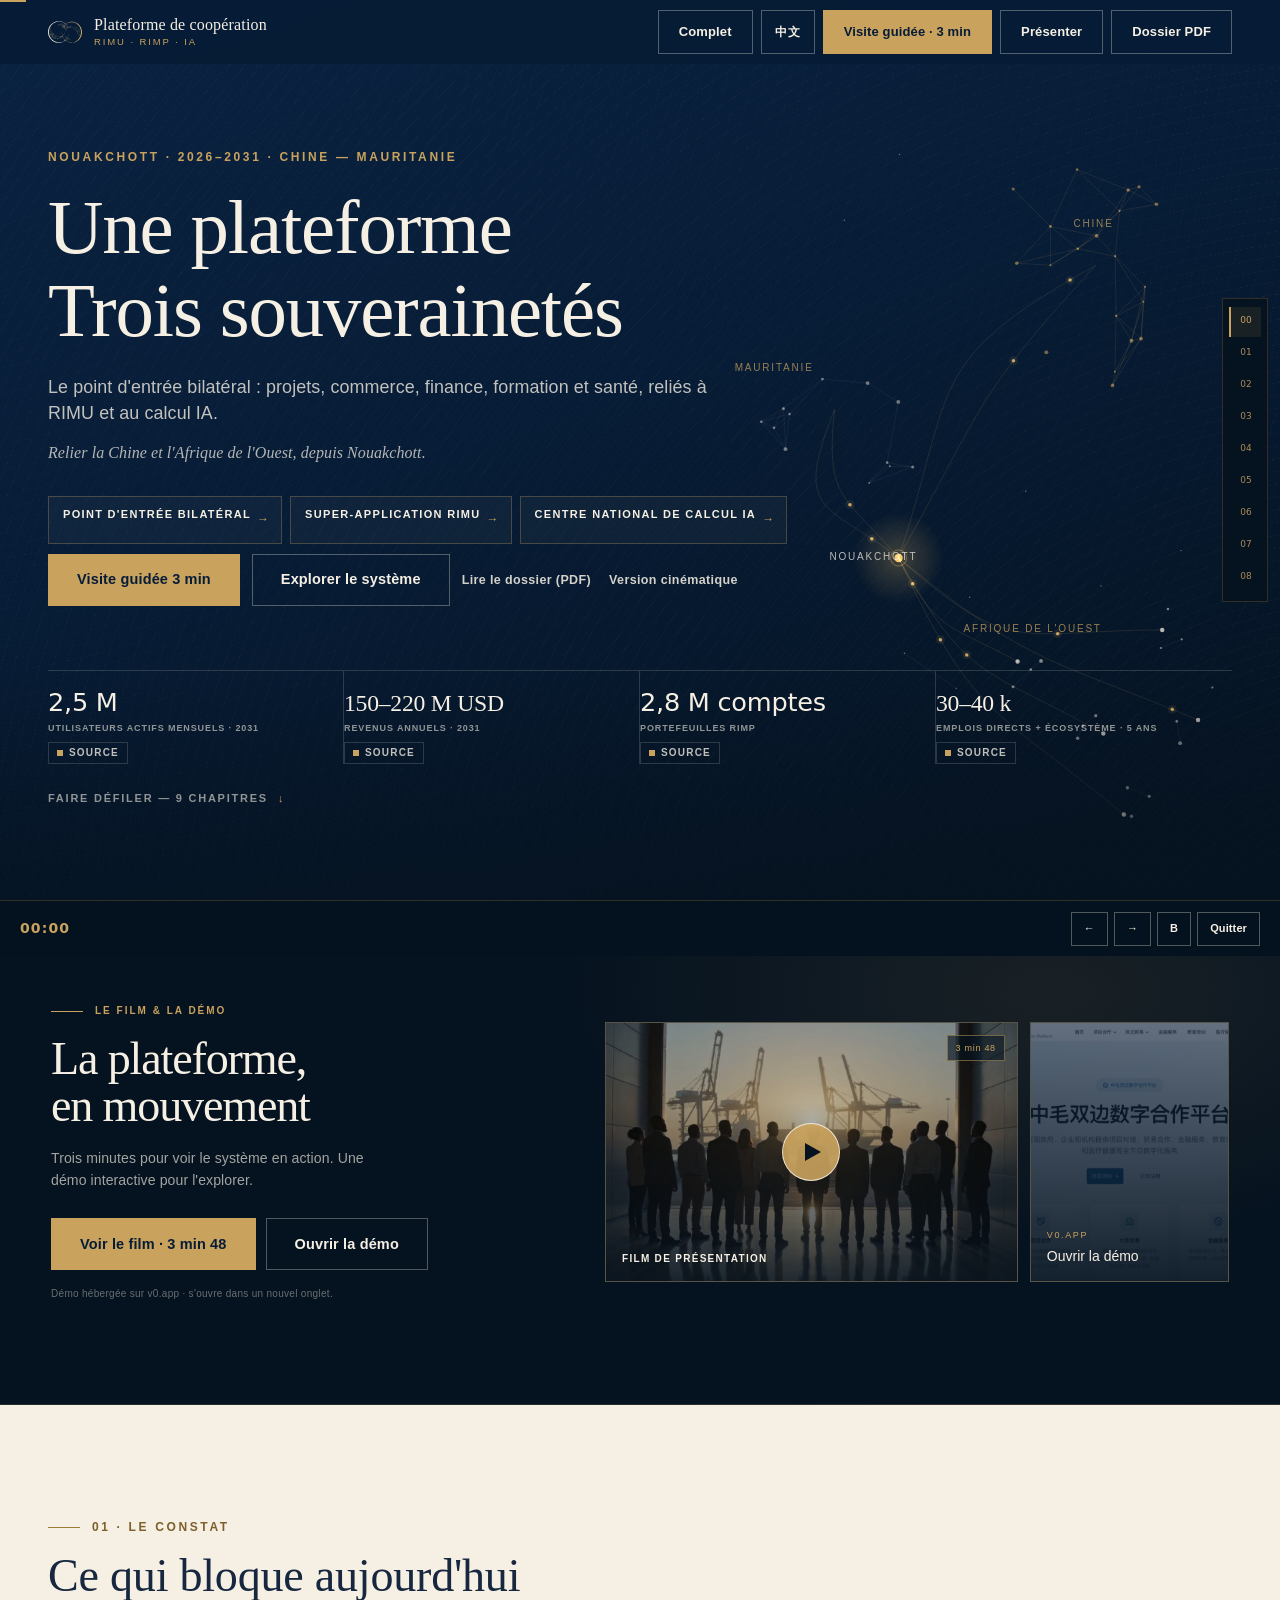
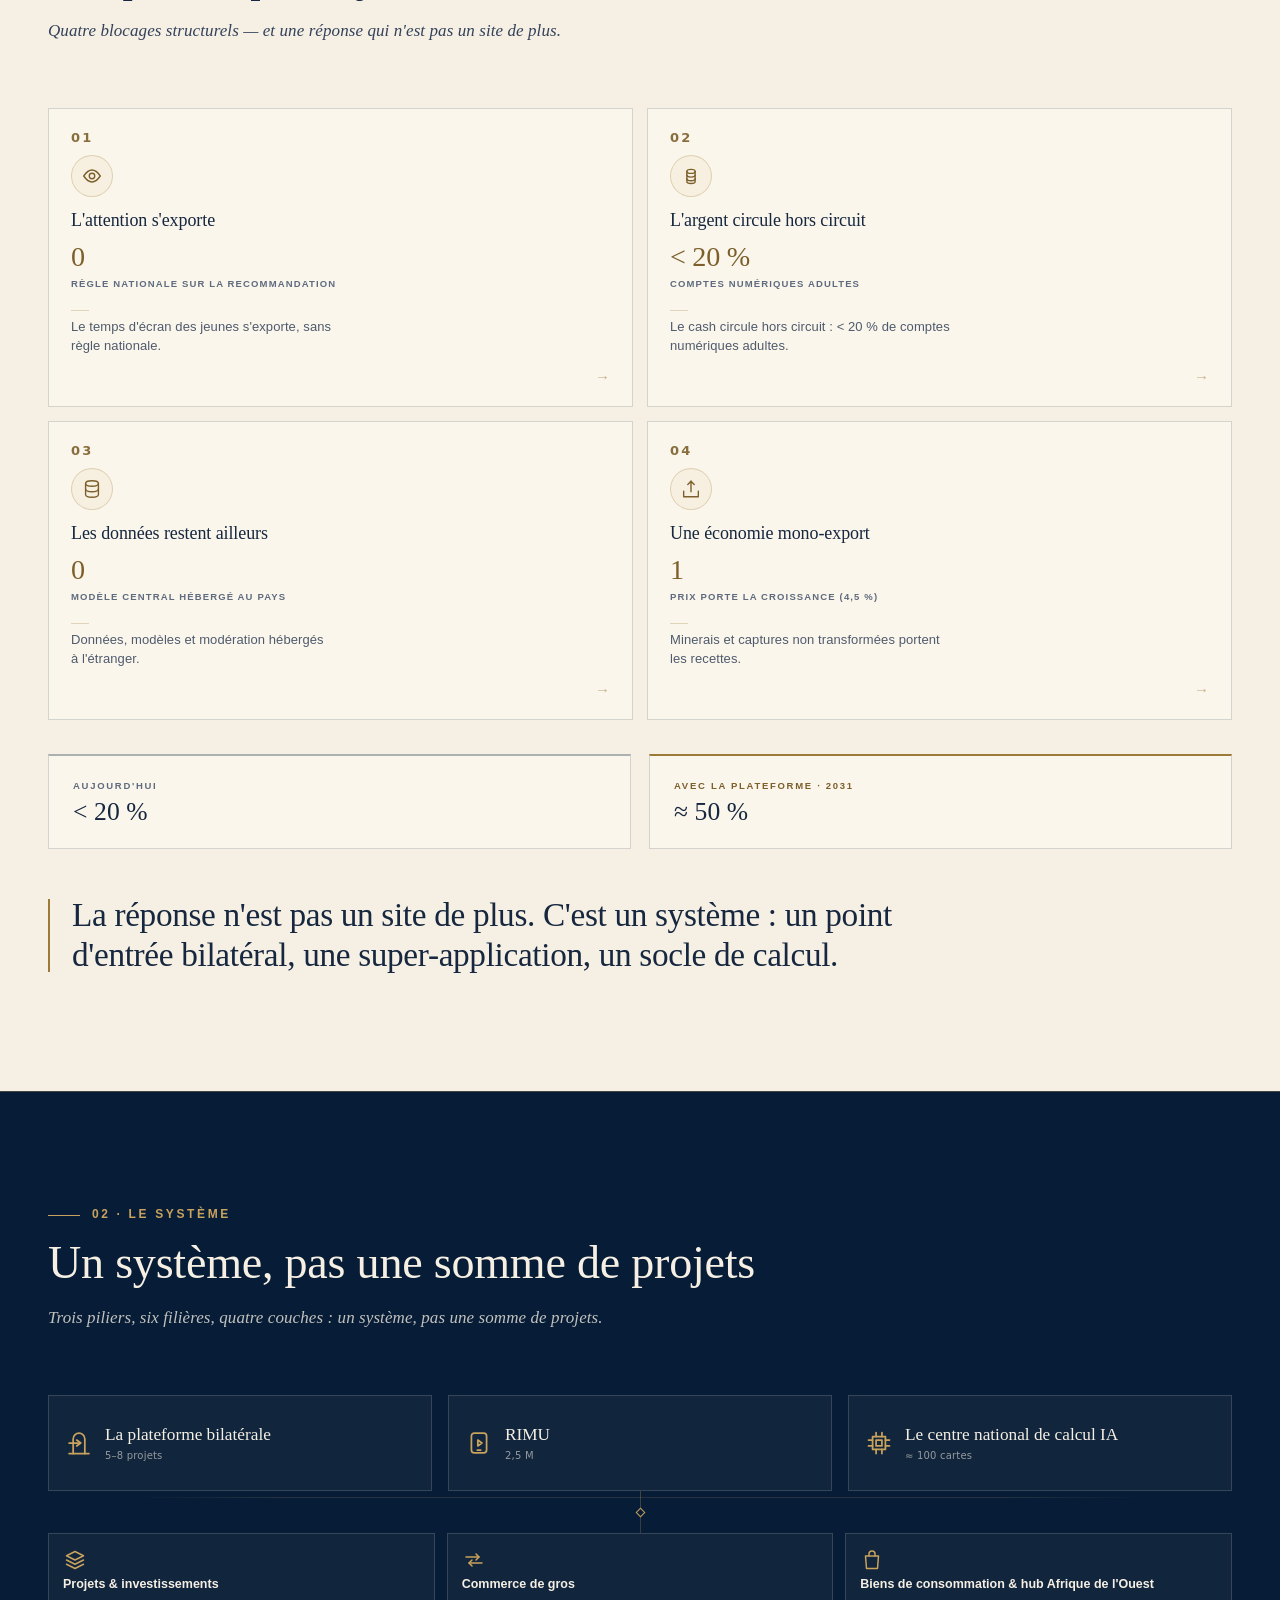
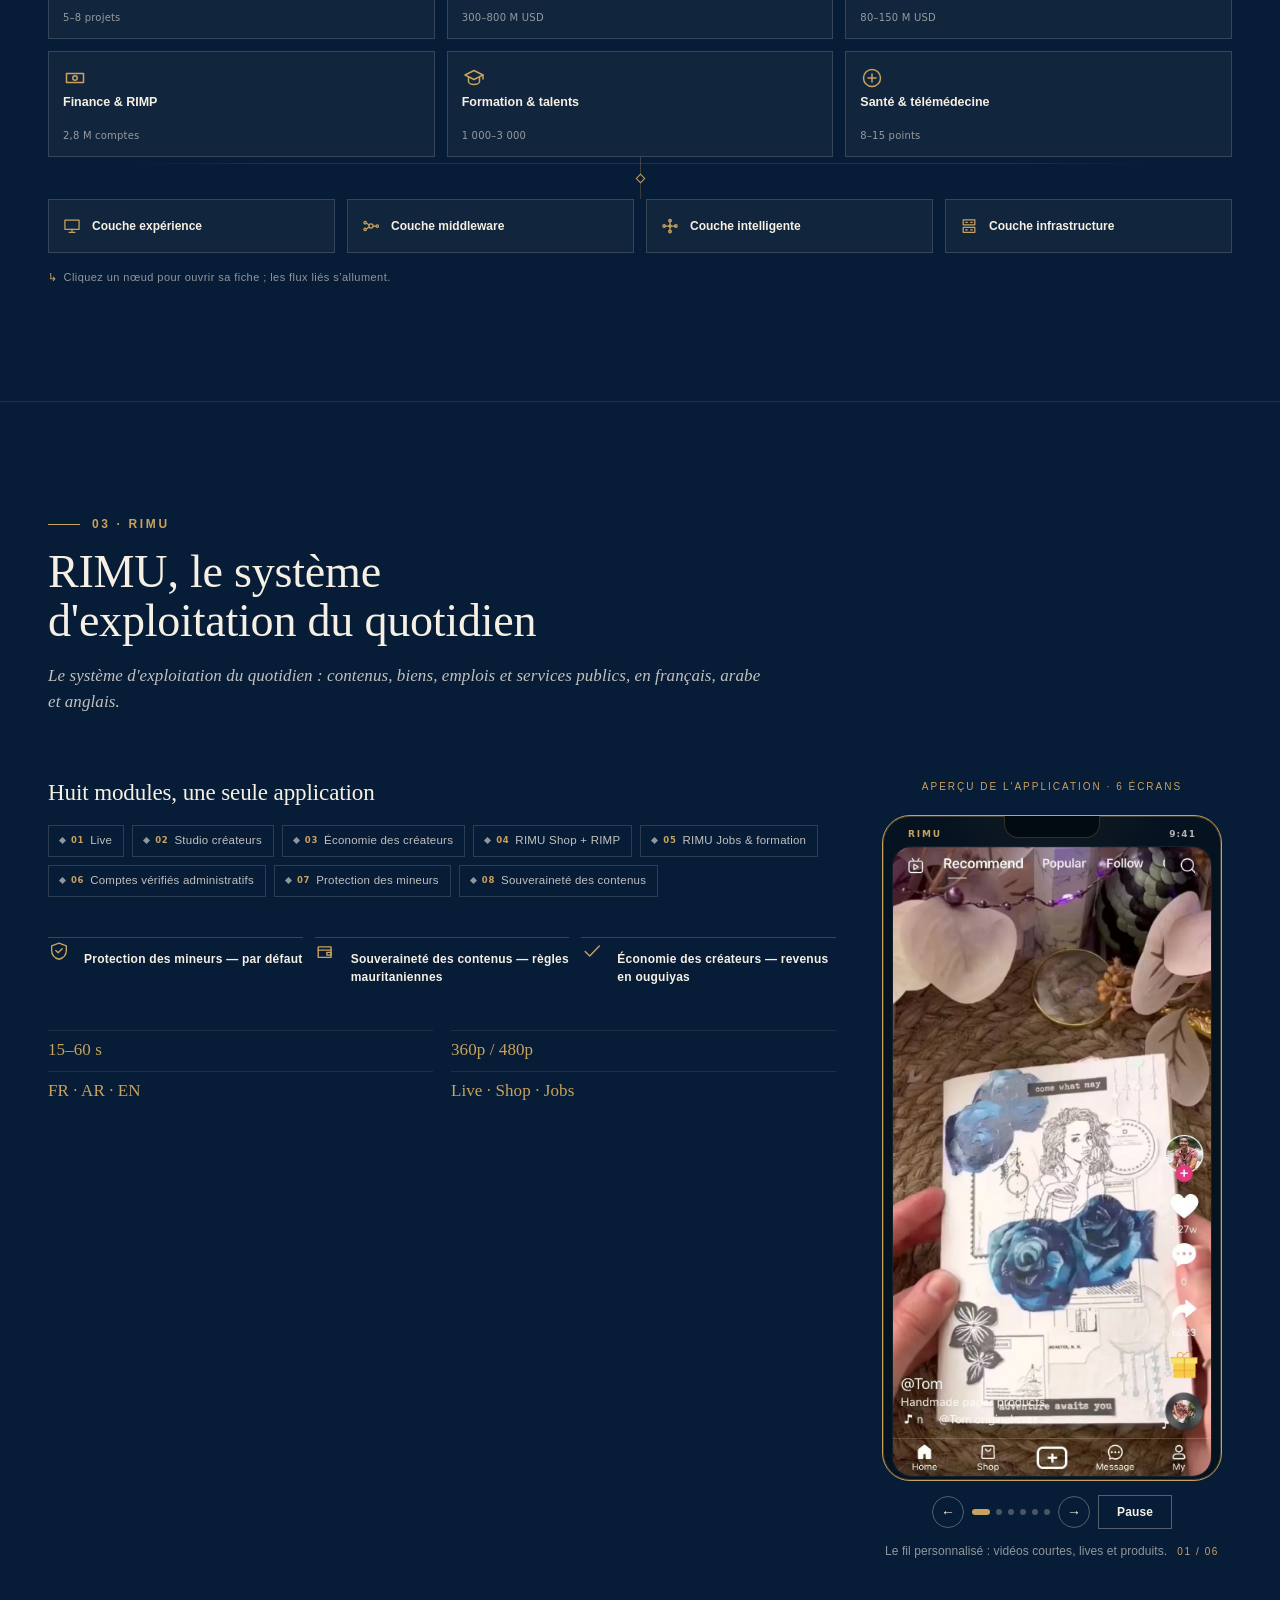
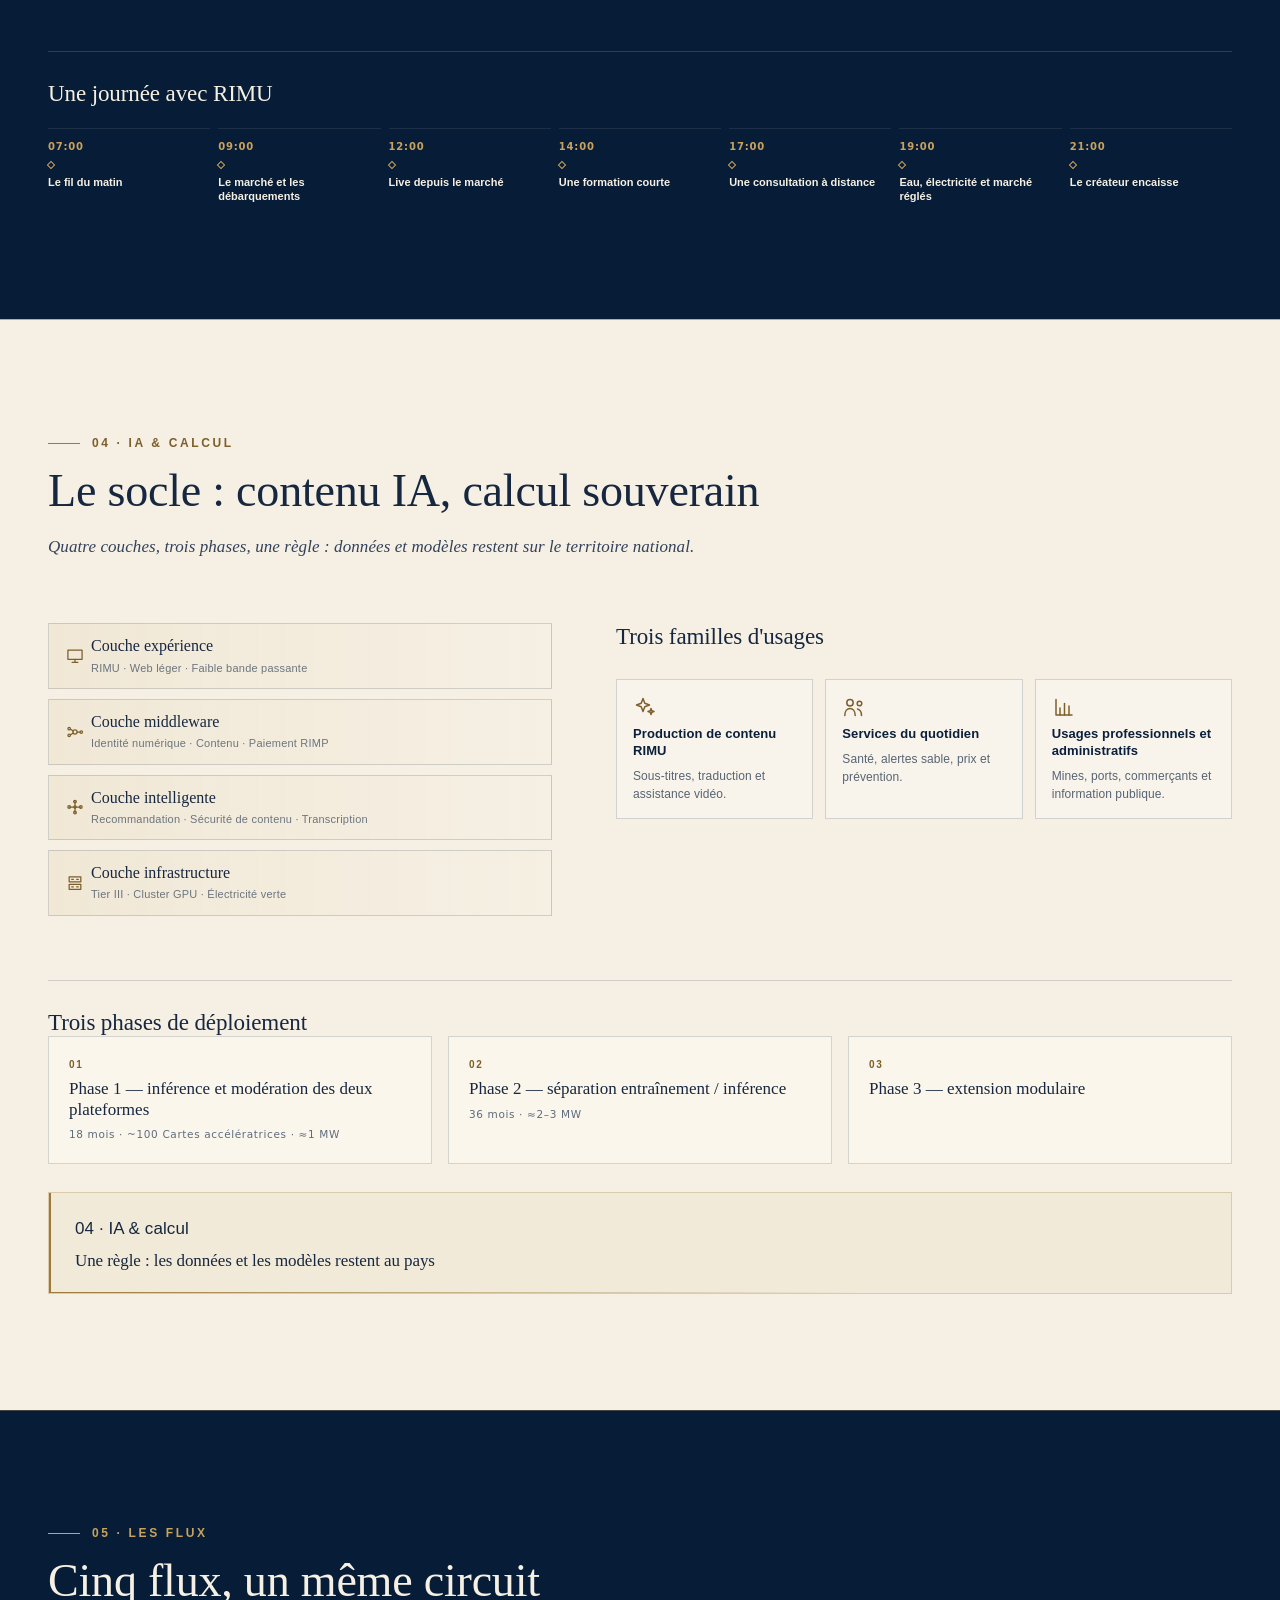
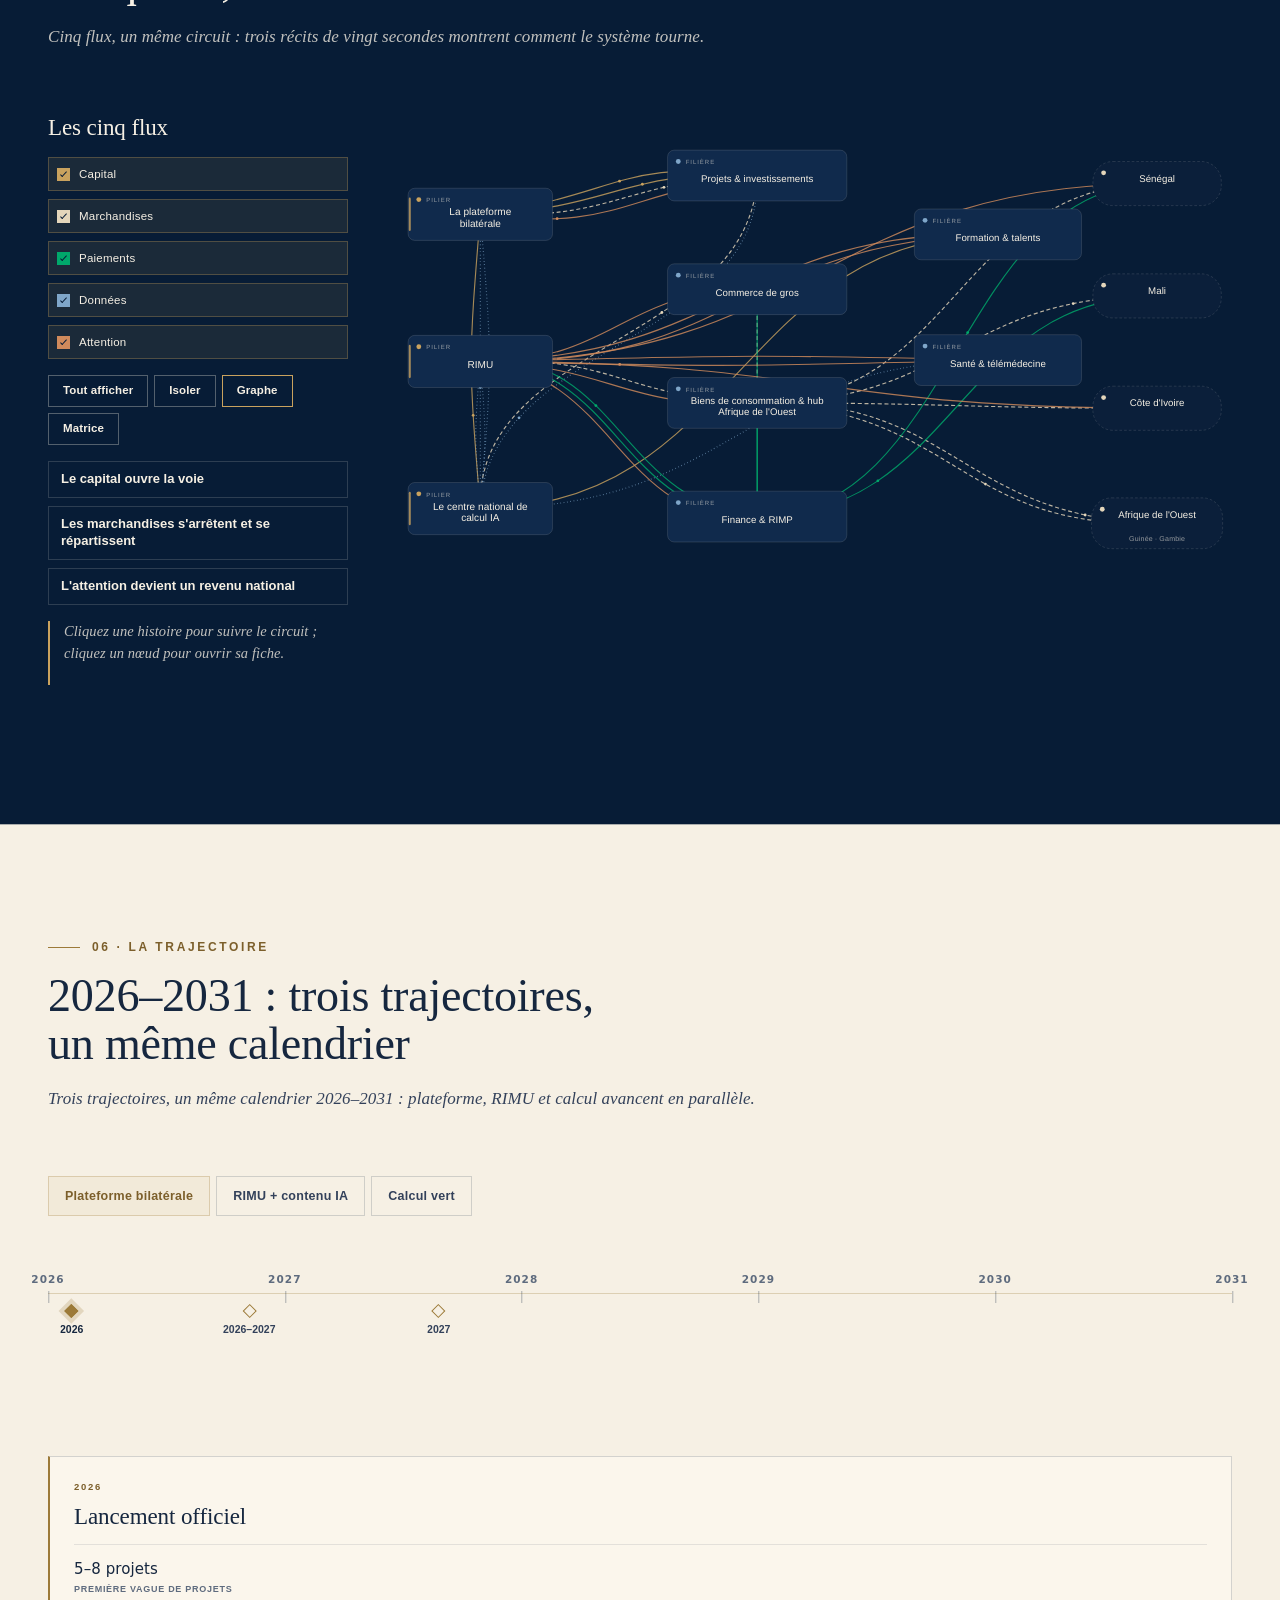
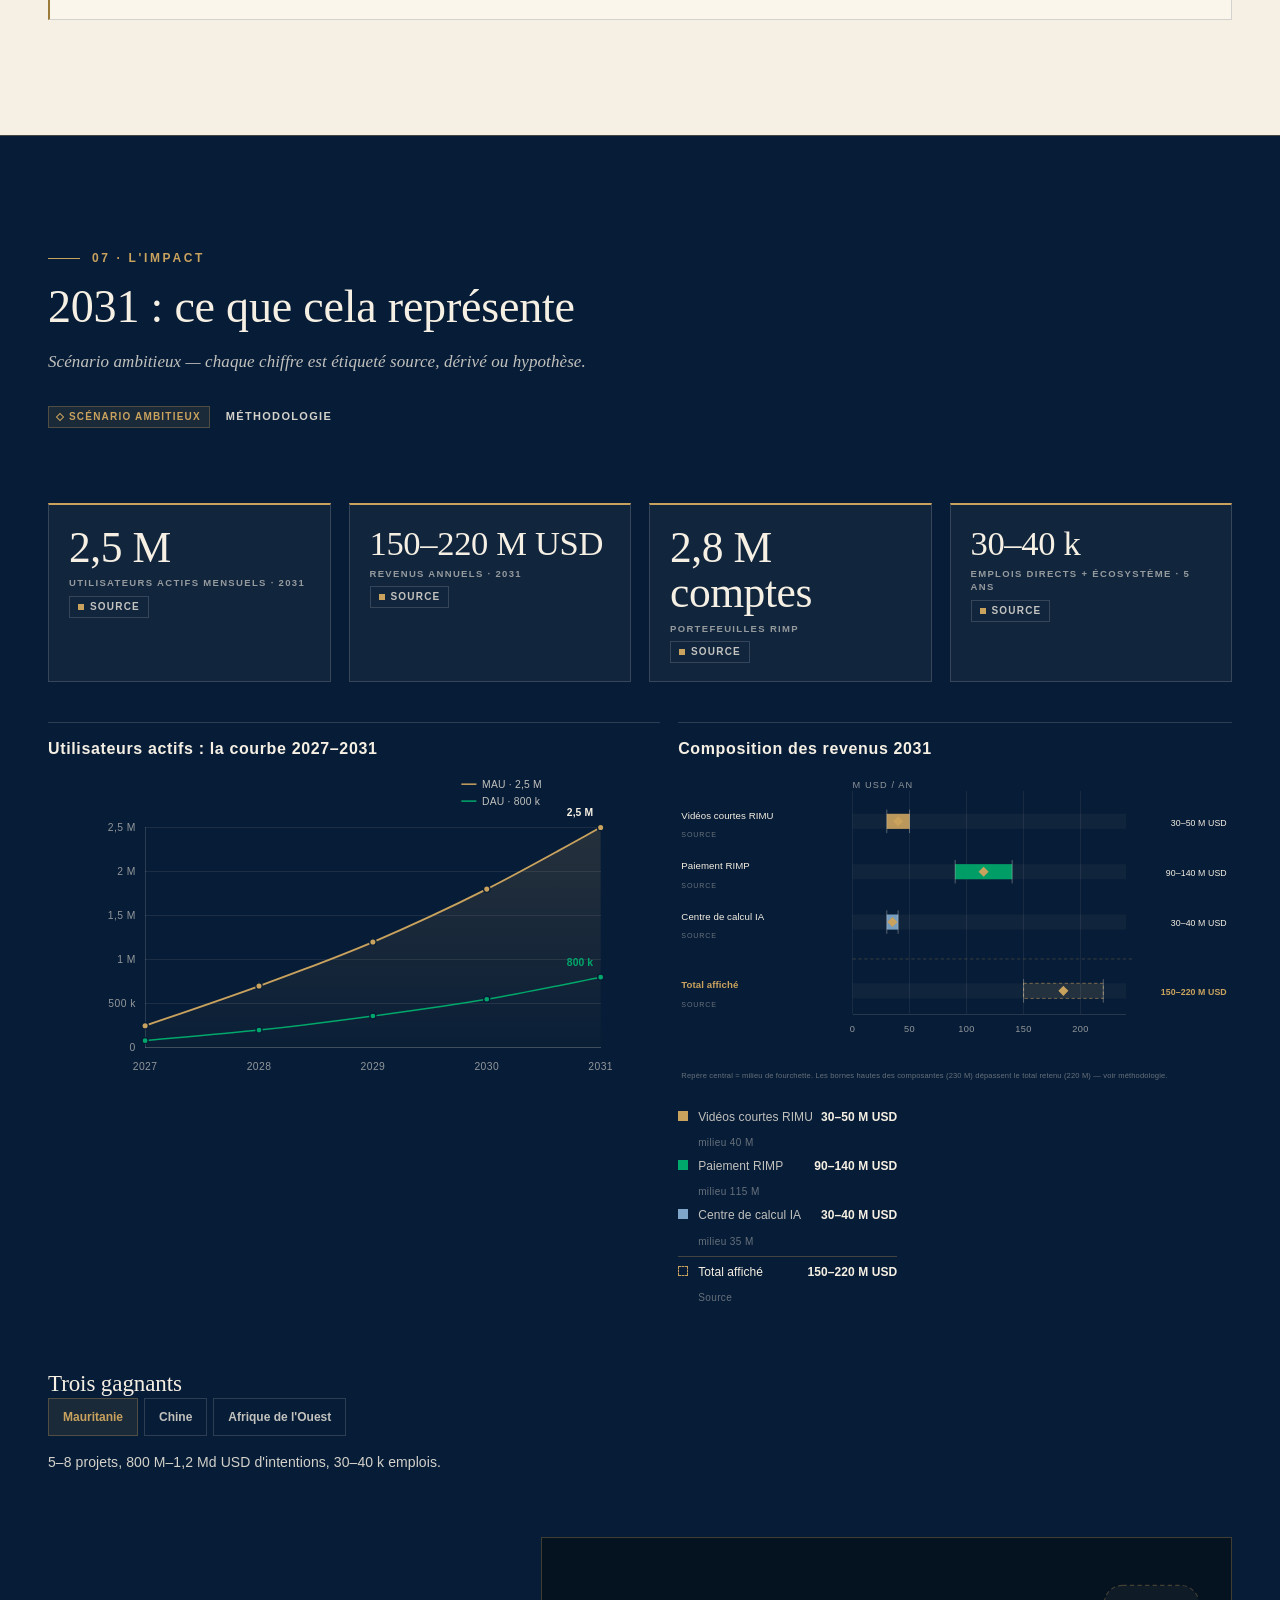
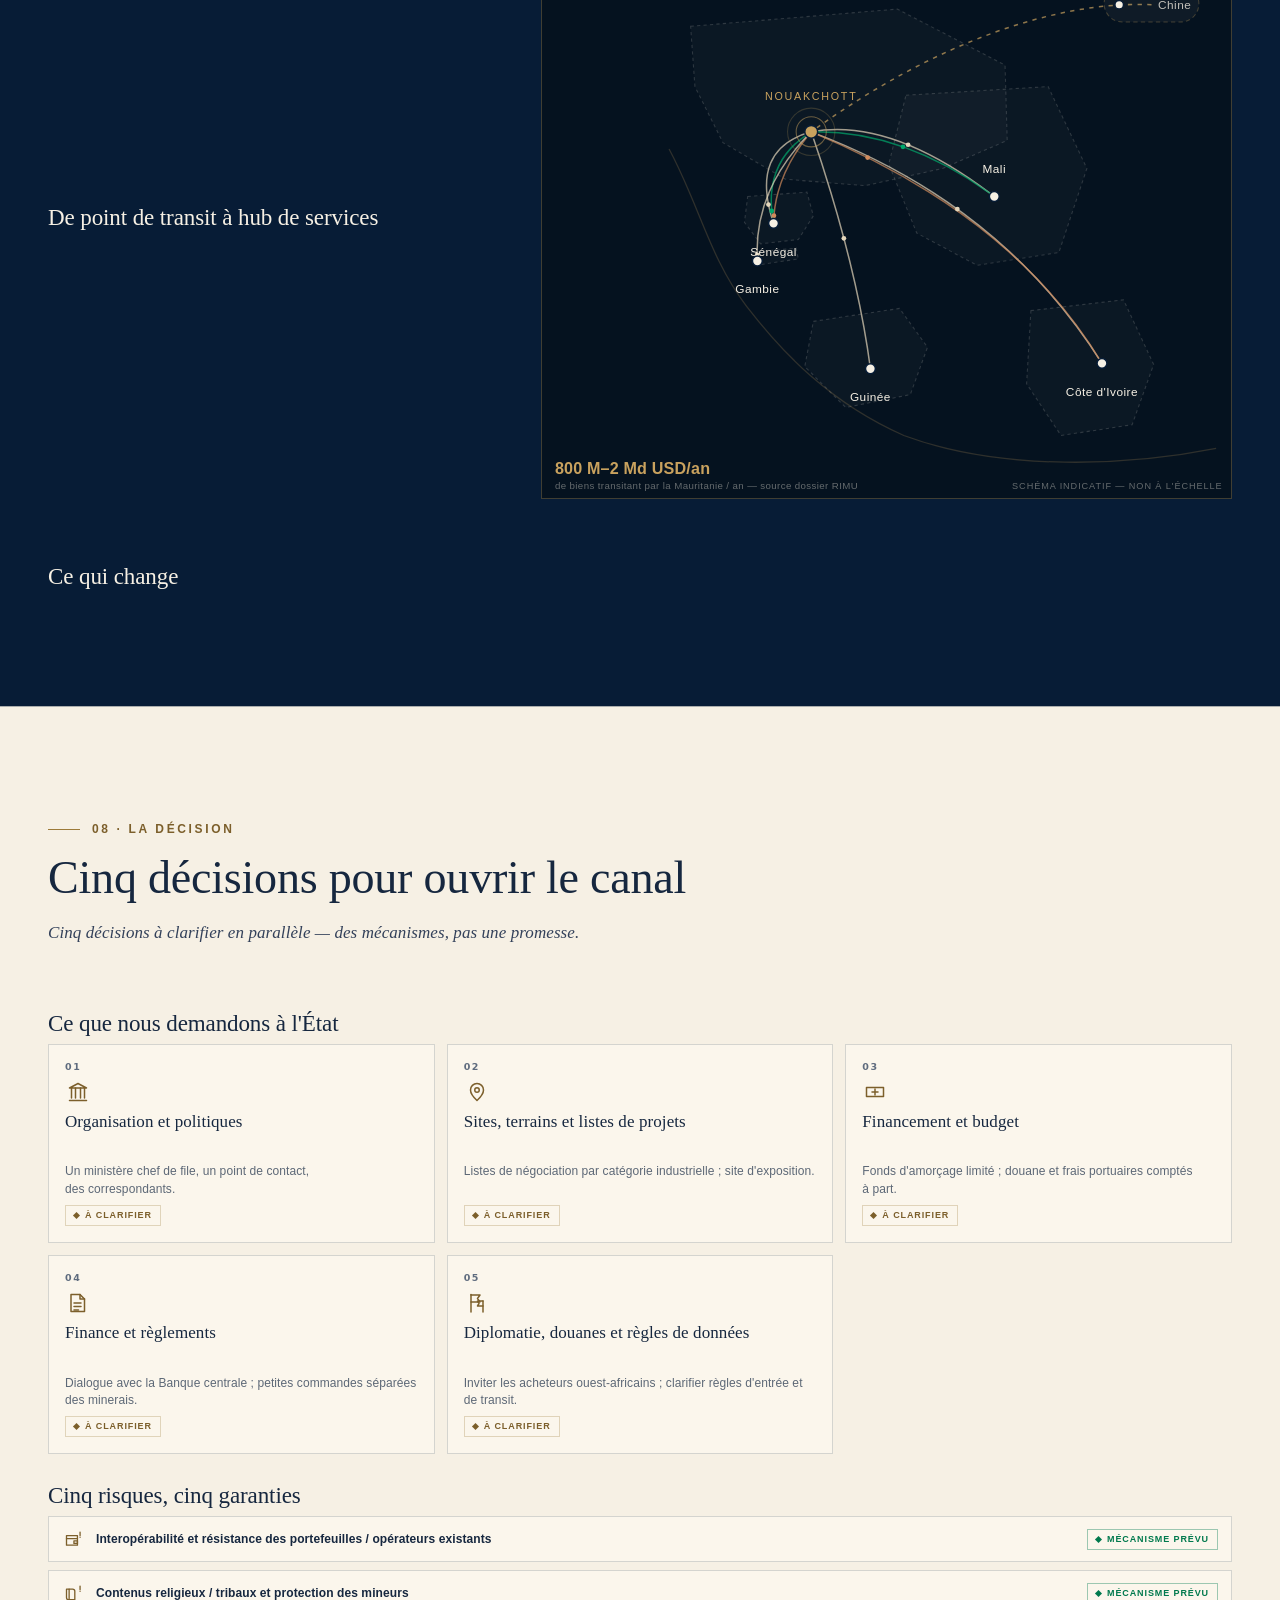
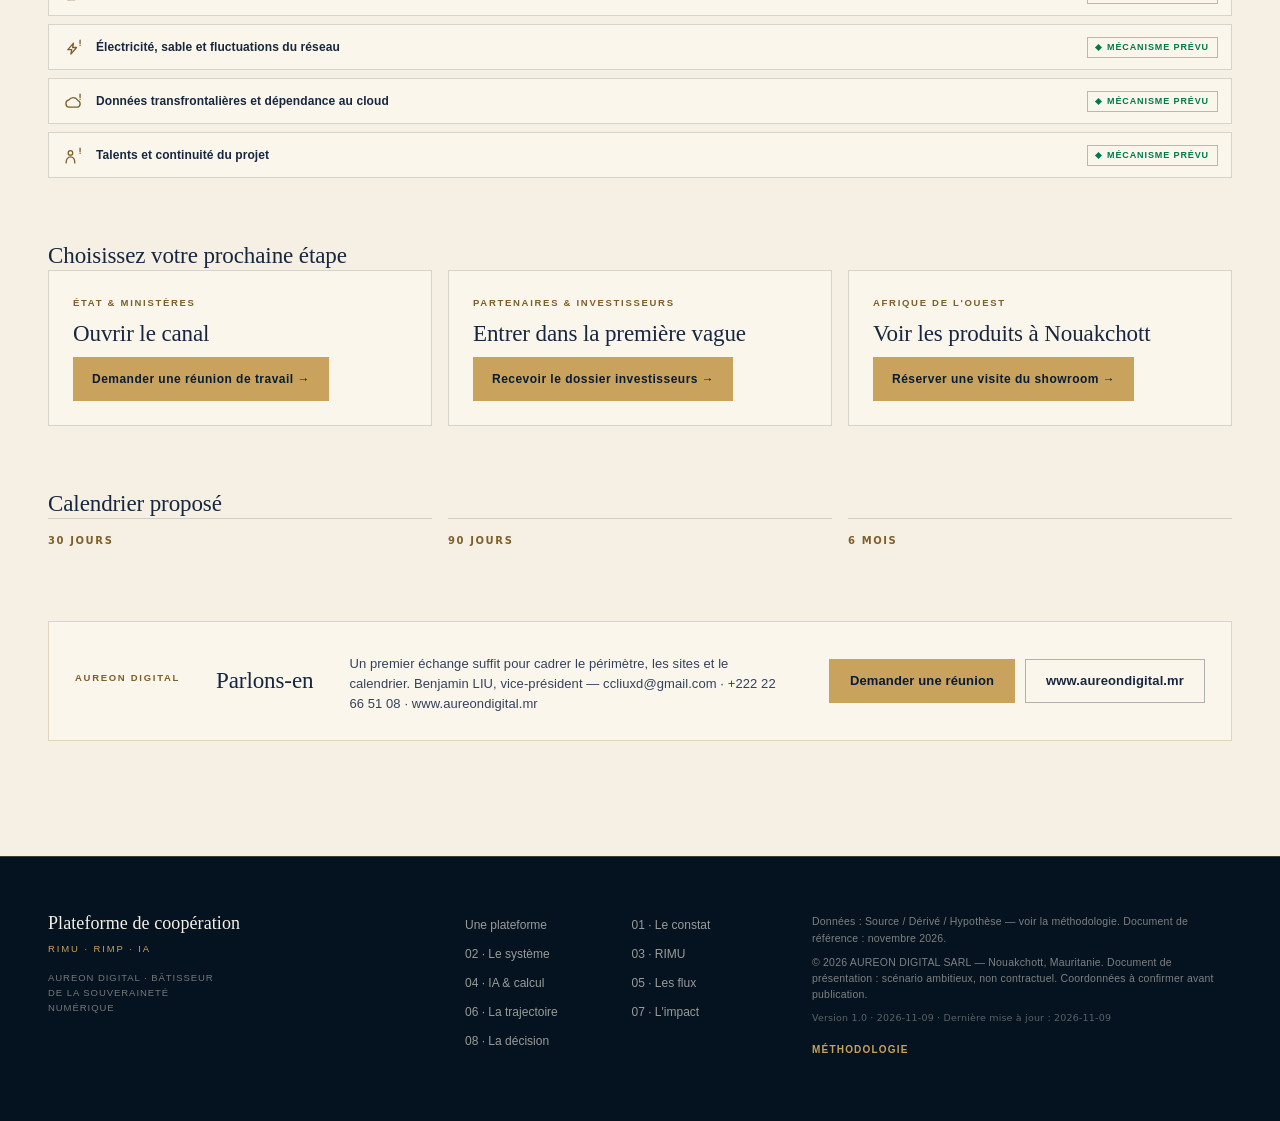
<file: site/index.html>
<!doctype html>
<html lang="fr" data-mode="synthese" data-lang="fr">
<head>
<meta charset="utf-8">
<meta name="viewport" content="width=device-width, initial-scale=1">
<title>Plateforme de coopération — RIMU · RIMP · IA | AUREON DIGITAL</title>
<meta name="description" content="Une plateforme. Trois souverainetés. Le point d'entrée officiel de la coopération sino-mauritanienne : plateforme bilatérale, super-application RIMU, paiement RIMP et centre national de calcul IA.">
<meta property="og:title" content="Une plateforme. Trois souverainetés. — RIMU · RIMP · IA">
<meta property="og:description" content="Coopération sino-mauritanienne : projets, commerce, finance, formation, santé — reliés à une super-application nationale et à un socle de calcul souverain.">
<meta property="og:type" content="website">
<meta property="og:image" content="https://aureondigital.mr/assets/img/og-cover.png">
<meta name="theme-color" content="#071C36">
<link rel="icon" href="assets/img/logo-mark.svg" type="image/svg+xml">
<link rel="stylesheet" href="assets/css/theme.css">
<link rel="stylesheet" href="assets/css/layout.css">
<link rel="stylesheet" href="assets/css/viz.css">
<link rel="stylesheet" href="assets/css/visual-first.css">
<link rel="stylesheet" href="assets/css/v3-integration.css">
<link rel="stylesheet" href="assets/css/media.css">
</head>
<body>
<a class="skip-link" href="#ch-hero">Aller au contenu</a>

<header id="site-header" class="site-header">
  <div class="header-inner">
    <a class="brand" href="#ch-hero" aria-label="Plateforme de coopération — retour en haut">
      <img class="brand-mark" src="assets/img/logo-mark-reverse.svg" alt="" width="34" height="34">
      <span class="brand-text">
        <span class="brand-name" data-i18n="brand.name">Plateforme de coopération</span>
        <span class="brand-sub" data-i18n="brand.sub">RIMU · RIMP · IA</span>
      </span>
    </a>
    <div class="header-actions">
      <button id="btn-mode" class="btn btn-ghost" type="button" aria-label="Niveau de détail">
        <span class="btn-mode-label" data-i18n="ui.modeSynthese">Synthèse</span>
      </button>
      <button id="btn-lang" class="btn btn-ghost lang-btn" type="button" aria-label="Changer de langue">
        <span class="lang-current">中文</span>
      </button>
      <button id="btn-pitch" class="btn btn-gold" type="button" data-i18n="ui.pitch">Visite guidée · 3 min</button>
      <button id="btn-present" class="btn btn-ghost present-btn" type="button" data-i18n="ui.present">Présenter</button>
      <a id="btn-pdf" class="btn btn-ghost pdf-btn" href="dossier.html" target="_blank" rel="noopener" data-i18n="ui.pdf">Dossier PDF</a>
      <button id="btn-menu" class="btn btn-icon menu-btn" type="button" aria-label="Sommaire">
        <svg width="18" height="18" viewBox="0 0 18 18" aria-hidden="true"><path d="M2 4.5h14M2 9h14M2 13.5h14" stroke="currentColor" stroke-width="1.2" fill="none"/></svg>
      </button>
    </div>
  </div>
</header>

<div id="scroll-progress" aria-hidden="true"><span class="bar"></span></div>
<nav id="chapter-rail" class="chapter-rail" aria-label="Sommaire"></nav>

<main id="app">
  <!-- 00 HERO -->
  <section id="ch-hero" class="chapter hero" data-tone="dark">
    <canvas id="hero-canvas" class="hero-canvas" aria-hidden="true"></canvas>
    <div class="chapter-inner hero-inner">
      <div class="hero-copy">
        <p class="kicker" data-i18n="hero.kicker"></p>
        <h1 class="hero-title"><span data-i18n="hero.title1"></span><span data-i18n="hero.title2"></span></h1>
        <p class="hero-lead lead-short" data-short-key="hero.lead"></p>
        <p class="hero-lead lead-long" data-i18n="hero.lead"></p>
        <p class="hero-sub lead" data-i18n="hero.subline"></p>
        <div id="hero-pillar-chips" class="pillar-chips"></div>
        <div class="hero-ctas">
          <button id="btn-pitch-hero" class="btn btn-gold btn-lg" type="button" data-i18n="hero.ctaPitch"></button>
          <a href="#ch-systeme" class="btn btn-ghost btn-lg" data-i18n="hero.ctaExplore"></a>
          <a href="dossier.html" target="_blank" rel="noopener" class="btn-link" data-i18n="hero.ctaPdf"></a>
          <a href="cinema.html" class="btn-link" data-i18n="hero.ctaCinema"></a>
        </div>
      </div>
      <div class="hero-side" aria-hidden="true">
        <span class="network-label label-china" data-i18n="hero.network.china"></span>
        <span class="network-label label-mauritania" data-i18n="hero.network.mauritania"></span>
        <span class="network-label label-hub" data-i18n="hero.network.hub"></span>
        <span class="network-label label-africa" data-i18n="hero.network.westAfrica"></span>
      </div>
      <div id="hero-kpis" class="hero-kpis"></div>
      <div class="scroll-hint"><span data-i18n="hero.scroll"></span><span class="scroll-arrow" aria-hidden="true">↓</span></div>
    </div>
  </section>

  <!-- FILM & DEMO -->
  <section id="ch-media" class="media-strip" data-tone="dark" aria-labelledby="media-title">
    <div class="media-inner">
      <div class="media-copy reveal">
        <p class="media-kicker" data-i18n="media.kicker"></p>
        <h2 id="media-title" class="media-title" data-i18n="media.title"></h2>
        <p class="media-lead" data-i18n="media.lead"></p>
        <div class="media-actions">
          <button class="btn btn-gold btn-lg" type="button" data-media="video"><span data-i18n="media.videoCta"></span></button>
          <button class="btn btn-ghost btn-lg" type="button" data-media="demo"><span data-i18n="media.demoCta"></span></button>
        </div>
        <p class="media-note" data-i18n="media.note"></p>
      </div>
      <div class="media-cards reveal">
        <button class="media-poster" type="button" data-media="video">
          <img src="assets/img/video-poster.jpg" alt="" width="1280" height="720" loading="lazy">
          <span class="media-shade"></span>
          <span class="media-play" aria-hidden="true"><svg width="18" height="20" viewBox="0 0 18 20"><path d="M1 1l16 9L1 19z" fill="currentColor"/></svg></span>
          <span class="media-duration" data-i18n="media.duration"></span>
          <span class="media-poster-label" data-i18n="media.filmLabel"></span>
        </button>
        <button class="media-demo-card" type="button" data-media="demo">
          <img src="assets/img/demo-preview.jpg" alt="" loading="lazy">
          <span class="media-demo-copy"><span class="media-demo-kicker">v0.app</span><span class="media-demo-title" data-i18n="media.demoCta"></span></span>
        </button>
      </div>
    </div>
  </section>

  <!-- 01 POURQUOI -->
  <section id="ch-pourquoi" class="chapter" data-tone="light">
    <div class="chapter-inner">
      <header class="chapter-head">
        <p class="chapter-kicker" data-i18n="chapters.pourquoi.kicker"></p>
        <h2 class="chapter-title" data-i18n="chapters.pourquoi.title"></h2>
        <p class="chapter-lead lead-short" data-short-key="chapters.pourquoi.lead"></p>
        <p class="chapter-lead lead-long" data-i18n="chapters.pourquoi.lead"></p>
      </header>
      <div id="problems-grid" class="problems-grid"></div>
      <div id="avant-apres" class="avant-apres"></div>
      <p class="transition" data-i18n="chapters.pourquoi.transition"></p>
    </div>
  </section>

  <!-- 02 SYSTEME -->
  <section id="ch-systeme" class="chapter" data-tone="dark">
    <div class="chapter-inner">
      <header class="chapter-head">
        <p class="chapter-kicker" data-i18n="chapters.systeme.kicker"></p>
        <h2 class="chapter-title" data-i18n="chapters.systeme.title"></h2>
        <p class="chapter-lead lead-short" data-short-key="chapters.systeme.lead"></p>
        <p class="chapter-lead lead-long" data-i18n="chapters.systeme.lead"></p>
      </header>
      <div id="system-visual" class="system-visual reveal"></div>
      <div class="system-groups complet-only">
        <div class="system-group">
          <div class="group-head"><span class="group-no">01</span><h3 data-i18n="chapters.systeme.pillarsLabel"></h3></div>
          <div id="pillar-grid" class="pillar-grid"></div>
        </div>
        <div class="system-group">
          <div class="group-head"><span class="group-no">02</span><h3 data-i18n="chapters.systeme.businessesLabel"></h3><div id="stage-legend" class="stage-legend"></div></div>
          <div id="business-grid" class="business-grid"></div>
        </div>
        <div class="system-group">
          <div class="group-head"><span class="group-no">03</span><h3 data-i18n="chapters.systeme.layersLabel"></h3></div>
          <div id="layer-stack" class="layer-stack"></div>
        </div>
      </div>
      <p class="click-hint complet-only" data-i18n="chapters.systeme.hint"></p>
    </div>
  </section>

  <!-- 03 RIMU -->
  <section id="ch-rimu" class="chapter" data-tone="dark">
    <div class="chapter-inner">
      <header class="chapter-head">
        <p class="chapter-kicker" data-i18n="chapters.rimu.kicker"></p>
        <h2 class="chapter-title" data-i18n="chapters.rimu.title"></h2>
        <p class="chapter-lead lead-short" data-short-key="chapters.rimu.lead"></p>
        <p class="chapter-lead lead-long" data-i18n="chapters.rimu.lead"></p>
      </header>
      <div class="rimu-layout">
        <div class="rimu-copy">
          <h3 class="subhead" data-i18n="chapters.rimu.modulesLabel"></h3>
          <div id="module-chips" class="module-chips"></div>
          <div id="rimu-trust" class="rimu-trust"></div>
          <div id="rimu-facts" class="rimu-facts"></div>
        </div>
        <div class="phone-wrap">
          <p id="phone-eyebrow" class="phone-eyebrow"></p>
          <div id="phone" class="phone">
            <div class="phone-notch"></div>
            <div id="phone-status" class="phone-status"><span>RIMU</span><span>9:41</span></div>
            <div id="phone-screen" class="phone-screen phone-carousel" tabindex="0" role="group" aria-roledescription="carrousel" aria-label="Aperçu de l'interface RIMU">
              <div id="phone-track" class="phone-track"></div>
            </div>
          </div>
          <div class="phone-controls">
            <button id="phone-prev" class="phone-arrow" type="button" aria-label="Écran précédent">←</button>
            <div id="phone-dots" class="phone-dots" role="tablist" aria-label="Écrans de l'application"></div>
            <button id="phone-next" class="phone-arrow" type="button" aria-label="Écran suivant">→</button>
            <button id="phone-toggle" class="btn btn-ghost btn-sm" type="button">Pause</button>
          </div>
          <div class="phone-caption-row"><p id="phone-caption" class="phone-caption" aria-live="polite"></p><span id="phone-count" class="phone-count">01 / 06</span></div>
          <p id="phone-demo-note" class="phone-demo-note"></p>
        </div>
      </div>
      <div class="day-block">
        <div class="day-head"><h3 class="subhead" data-i18n="chapters.rimu.dayLabel"></h3><p class="day-hint" data-i18n="chapters.rimu.dayHint"></p></div>
        <div id="day-timeline" class="day-timeline"></div>
      </div>
    </div>
  </section>

  <!-- 04 IA & CALCUL -->
  <section id="ch-ia" class="chapter" data-tone="light">
    <div class="chapter-inner">
      <header class="chapter-head">
        <p class="chapter-kicker" data-i18n="chapters.ia.kicker"></p>
        <h2 class="chapter-title" data-i18n="chapters.ia.title"></h2>
        <p class="chapter-lead lead-short" data-short-key="chapters.ia.lead"></p>
        <p class="chapter-lead lead-long" data-i18n="chapters.ia.lead"></p>
      </header>
      <div class="ia-layout">
        <div id="layer-3d" class="layer-3d"></div>
        <div class="ai-main">
          <h3 class="subhead" data-i18n="chapters.ia.groupsLabel"></h3>
          <div id="ai-short" class="ai-short synthese-only"></div>
          <div id="ai-tabs" class="ai-tabs complet-only"></div>
          <div id="ai-panel" class="ai-panel complet-only"></div>
        </div>
      </div>
      <div class="phases-block">
        <h3 class="subhead" data-i18n="chapters.ia.phasesLabel"></h3>
        <div id="compute-phases" class="phases"></div>
      </div>
      <div id="sovereignty" class="callout sovereignty"></div>
    </div>
  </section>

  <!-- 05 FLUX -->
  <section id="ch-flux" class="chapter" data-tone="dark" data-view="graph">
    <div class="chapter-inner">
      <header class="chapter-head">
        <p class="chapter-kicker" data-i18n="chapters.flux.kicker"></p>
        <h2 class="chapter-title" data-i18n="chapters.flux.title"></h2>
        <p class="chapter-lead lead-short" data-short-key="chapters.flux.lead"></p>
        <p class="chapter-lead lead-long" data-i18n="chapters.flux.lead"></p>
      </header>
      <div class="flow-layout">
        <aside class="flow-side">
          <h3 class="subhead" data-i18n="chapters.flux.legendLabel"></h3>
          <div id="flow-legend" class="flow-legend"></div>
          <div id="flow-controls" class="flow-controls"></div>
          <div id="story-chips" class="story-chips"></div>
          <p id="story-caption" class="story-caption"></p>
          <div id="story-progress" class="story-progress" aria-hidden="true"></div>
        </aside>
        <div class="flow-main">
          <div id="flow-story-hud" class="flow-story-hud" hidden>
            <div class="hud-top">
              <span class="hud-kicker"></span>
              <div class="hud-actions">
                <button type="button" class="btn btn-ghost btn-sm" data-hud="pause"></button>
                <button type="button" class="btn btn-ghost btn-sm" data-hud="replay"></button>
                <button type="button" class="btn btn-icon hud-close" data-hud="close" aria-label="Fermer">✕</button>
              </div>
            </div>
            <div id="flow-story-hud-caption" class="hud-caption" aria-live="polite"></div>
            <div id="flow-story-hud-progress" class="hud-progress" aria-hidden="true"></div>
          </div>
          <div id="flow-canvas" class="flow-canvas"></div>
          <p id="flow-drag-hint" class="flow-drag-hint"></p>
          <p id="flow-matrix-note" class="flow-matrix-note"></p>
          <div id="flow-matrix" class="flow-matrix"></div>
          <p class="hint" data-i18n="chapters.flux.hint"></p>
        </div>
      </div>
    </div>
  </section>

  <!-- 06 TRAJECTOIRE -->
  <section id="ch-trajectoire" class="chapter" data-tone="light">
    <div class="chapter-inner">
      <header class="chapter-head">
        <p class="chapter-kicker" data-i18n="chapters.trajectoire.kicker"></p>
        <h2 class="chapter-title" data-i18n="chapters.trajectoire.title"></h2>
        <p class="chapter-lead lead-short" data-short-key="chapters.trajectoire.lead"></p>
        <p class="chapter-lead lead-long" data-i18n="chapters.trajectoire.lead"></p>
      </header>
      <div class="roadmap">
        <div id="track-tabs" class="track-tabs"></div>
        <div class="timeline-wrap">
          <div id="timeline-axis" class="timeline-axis"></div>
          <div id="timeline" class="timeline"></div>
        </div>
        <div id="timeline-detail" class="timeline-detail"></div>
        <p class="note" data-i18n="chapters.trajectoire.note"></p>
      </div>
    </div>
  </section>

  <!-- 07 IMPACT -->
  <section id="ch-impact" class="chapter" data-tone="dark">
    <div class="chapter-inner">
      <header class="chapter-head">
        <p class="chapter-kicker" data-i18n="chapters.impact.kicker"></p>
        <h2 class="chapter-title" data-i18n="chapters.impact.title"></h2>
        <p class="chapter-lead lead-short" data-short-key="chapters.impact.lead"></p>
        <p class="chapter-lead lead-long" data-i18n="chapters.impact.lead"></p>
        <div class="head-actions"><span id="scenario-badge" class="badge badge-scenario"></span><button class="btn-link methodo-link" type="button" data-methodo="1" data-i18n="ui.methodology"></button></div>
      </header>
      <div id="impact-kpis" class="impact-kpis"></div>
      <div class="charts">
        <div class="chart-card"><h3 class="subhead" data-i18n="chapters.impact.chartMauTitle"></h3><div id="chart-mau" class="chart"></div></div>
        <div class="chart-card"><h3 class="subhead" data-i18n="chapters.impact.chartRevenueTitle"></h3><div id="chart-revenue" class="chart"></div><div id="revenue-legend" class="revenue-legend"></div></div>
      </div>
      <div class="win-block">
        <h3 class="subhead" data-i18n="chapters.impact.winLabel"></h3>
        <div id="win-tabs" class="win-tabs"></div>
        <div id="win-panel" class="win-panel"></div>
      </div>
      <div class="map-block">
        <div class="map-copy"><h3 class="subhead" data-i18n="chapters.impact.mapLabel"></h3><p data-i18n="chapters.impact.mapLead"></p></div>
        <div id="map-canvas" class="map-canvas"></div>
      </div>
      <div class="transformation">
        <h3 class="subhead" data-i18n="chapters.impact.transformationLabel"></h3>
        <div id="transformation" class="transformation-grid"></div>
      </div>
    </div>
  </section>

  <!-- 08 DECISION -->
  <section id="ch-decision" class="chapter" data-tone="light">
    <div class="chapter-inner">
      <header class="chapter-head">
        <p class="chapter-kicker" data-i18n="chapters.decision.kicker"></p>
        <h2 class="chapter-title" data-i18n="chapters.decision.title"></h2>
        <p class="chapter-lead lead-short" data-short-key="chapters.decision.lead"></p>
        <p class="chapter-lead lead-long" data-i18n="chapters.decision.lead"></p>
      </header>
      <div class="decision-layout">
        <div class="supports-block">
          <h3 class="subhead" data-i18n="chapters.decision.supportsLabel"></h3>
          <p class="sublead" data-i18n="chapters.decision.supportsLead"></p>
          <div id="decision-tiles" class="decision-tiles synthese-only"></div>
          <div id="supports" class="supports complet-only"></div>
        </div>
        <div class="risks-block">
          <h3 class="subhead" data-i18n="chapters.decision.risksLabel"></h3>
          <p class="sublead" data-i18n="chapters.decision.risksLead"></p>
          <div id="risk-gauges" class="risk-gauges synthese-only"></div>
          <div id="risks" class="risks complet-only"></div>
        </div>
      </div>
      <div class="cta-block">
        <h3 class="subhead" data-i18n="chapters.decision.ctaLabel"></h3>
        <div id="cta-cards" class="ctas"></div>
      </div>
      <div class="next-block">
        <h3 class="subhead" data-i18n="chapters.decision.nextLabel"></h3>
        <div id="next-steps" class="next-steps"></div>
      </div>
      <div id="contact" class="contact"></div>
      <p class="disclaimer" data-i18n="chapters.decision.disclaimer"></p>
    </div>
  </section>
</main>

<footer id="site-footer" class="site-footer">
  <div class="footer-inner">
    <div class="footer-brand">
      <span class="footer-name" data-i18n="brand.name">Plateforme de coopération</span>
      <span class="footer-sub" data-i18n="brand.sub">RIMU · RIMP · IA</span>
      <span class="footer-sign" data-i18n="brand.signature">AUREON DIGITAL · Bâtisseur de la souveraineté numérique</span>
    </div>
    <nav id="footer-nav" class="footer-nav" aria-label="Sommaire"></nav>
    <div class="footer-meta">
      <p data-i18n="footer.sources"></p>
      <p data-i18n="footer.legal"></p>
      <p class="footer-version" data-i18n="footer.version"></p>
      <button class="btn-link" type="button" data-methodo="1" data-i18n="ui.methodology"></button>
    </div>
  </div>
</footer>

<!-- DRAWER -->
<div id="drawer-root" class="drawer-root" aria-hidden="true">
  <div id="drawer-overlay" class="drawer-overlay"></div>
  <aside id="drawer" class="drawer" role="dialog" aria-modal="true" aria-labelledby="drawer-title">
    <header class="drawer-head">
      <div class="drawer-head-copy">
        <p id="drawer-kicker" class="drawer-kicker"></p>
        <h2 id="drawer-title" class="drawer-title"></h2>
        <p id="drawer-tagline" class="drawer-tagline"></p>
      </div>
      <button id="drawer-close" class="btn btn-icon drawer-close" type="button" aria-label="Fermer la fiche">
        <svg width="18" height="18" viewBox="0 0 18 18" aria-hidden="true"><path d="M3 3l12 12M15 3L3 15" stroke="currentColor" stroke-width="1.3" fill="none"/></svg>
      </button>
    </header>
    <div class="drawer-meta"><span id="drawer-stage" class="stage-badge"></span><span id="drawer-type" class="drawer-type"></span></div>
    <div id="drawer-kpis" class="drawer-kpis"></div>
    <div id="drawer-tabs" class="drawer-tabs" role="tablist"></div>
    <div id="drawer-body" class="drawer-body" role="tabpanel" tabindex="0"></div>
    <footer class="drawer-foot">
      <button id="drawer-connections" class="btn btn-ghost btn-sm" type="button" data-i18n="ui.seeConnections">Voir les connexions</button>
      <button id="drawer-roadmap" class="btn btn-ghost btn-sm" type="button" data-i18n="ui.seeRoadmap">Feuille de route</button>
      <button id="drawer-share" class="btn btn-ghost btn-sm" type="button" data-i18n="ui.share">Partager</button>
    </footer>
  </aside>
</div>

<!-- METHODOLOGIE -->
<div id="methodo-root" class="modal-root" aria-hidden="true">
  <div class="modal-overlay" data-close-modal="methodo"></div>
  <div class="modal" role="dialog" aria-modal="true" aria-labelledby="methodo-title">
    <header class="modal-head"><h2 id="methodo-title" data-i18n="ui.methodology">Méthodologie</h2><button class="btn btn-icon" type="button" data-close-modal="methodo" aria-label="Fermer">✕</button></header>
    <div id="methodo-body" class="modal-body"></div>
  </div>
</div>

<!-- PITCH -->
<div id="pitch-root" class="pitch-root" aria-hidden="true">
  <div class="pitch-overlay"></div>
  <div class="pitch-panel" role="dialog" aria-modal="false" aria-labelledby="pitch-title">
    <div class="pitch-top">
      <div class="pitch-head"><span id="pitch-scene-no" class="pitch-no"></span><h2 id="pitch-title" class="pitch-title"></h2></div>
      <button id="pitch-close" class="btn btn-icon" type="button" aria-label="Quitter la visite">✕</button>
    </div>
    <div id="pitch-progress" class="pitch-progress"></div>
    <p id="pitch-caption" class="pitch-caption"></p>
    <div id="pitch-controls" class="pitch-controls"></div>
  </div>
</div>

<!-- PRESENTER -->
<div id="presenter-bar" class="presenter-bar" aria-hidden="true">
  <span id="presenter-timer" class="presenter-timer">00:00</span>
  <span id="presenter-chapter" class="presenter-chapter"></span>
  <div class="presenter-nav">
    <button id="presenter-prev" class="btn btn-ghost btn-sm" type="button">←</button>
    <button id="presenter-next" class="btn btn-ghost btn-sm" type="button">→</button>
    <button id="presenter-black" class="btn btn-ghost btn-sm" type="button">B</button>
    <button id="presenter-exit" class="btn btn-ghost btn-sm" type="button" data-i18n="ui.exit">Quitter</button>
  </div>
</div>


<!-- FILM / DEMO MODAL -->
<div id="media-root" class="media-root" aria-hidden="true">
  <div class="media-overlay" data-media-close></div>
  <div class="media-dialog" role="dialog" aria-modal="true" aria-labelledby="media-modal-title">
    <header class="media-modal-head">
      <div><p class="media-modal-kicker" data-i18n="media.kicker"></p><h2 id="media-modal-title"></h2></div>
      <button class="btn btn-icon media-modal-close" type="button" data-media-close aria-label="Fermer">✕</button>
    </header>
    <div id="media-modal-body" class="media-modal-body"></div>
  </div>
</div>

<script src="assets/js/content.js"></script>
<script src="assets/js/data.js"></script>
<script src="assets/js/icons.js"></script>
<script src="assets/js/short-copy.js"></script>
<script src="assets/js/viz.js"></script>
<script src="assets/js/app.js"></script>
</body>
</html>
</file>
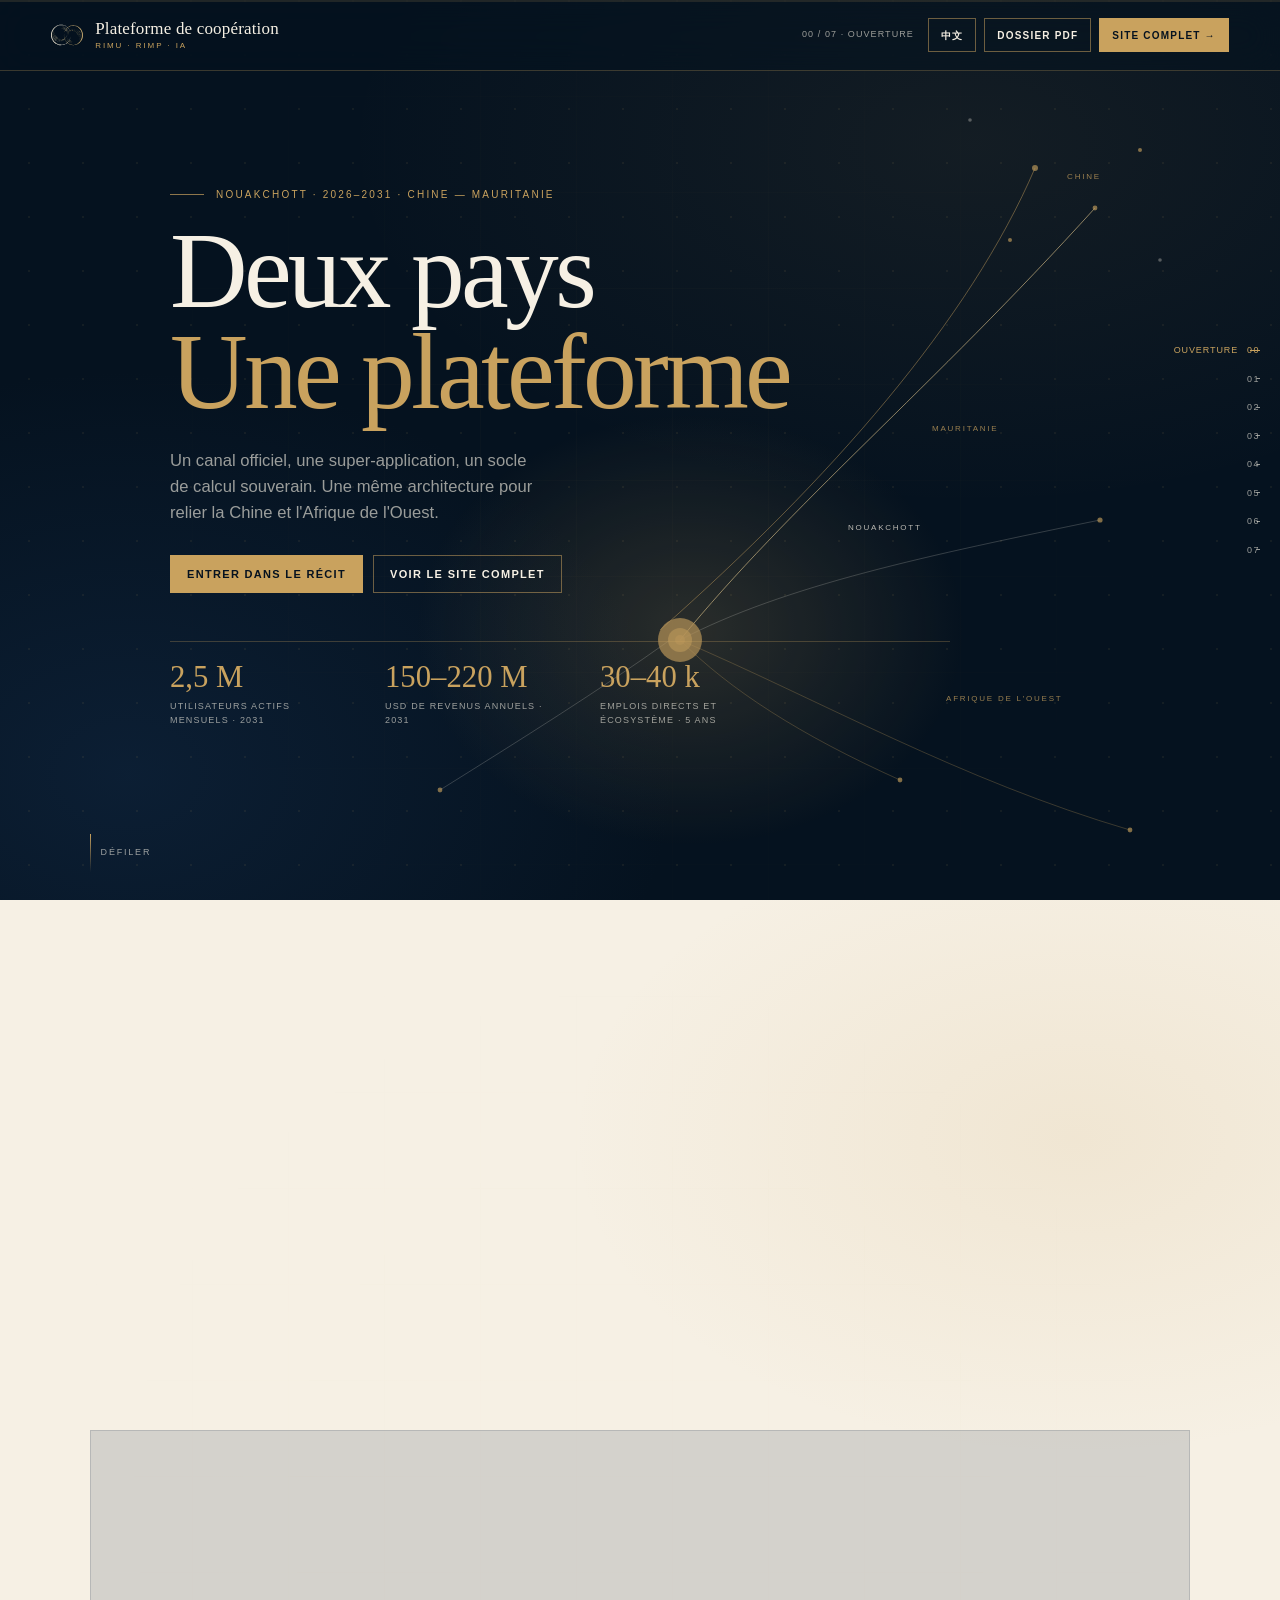
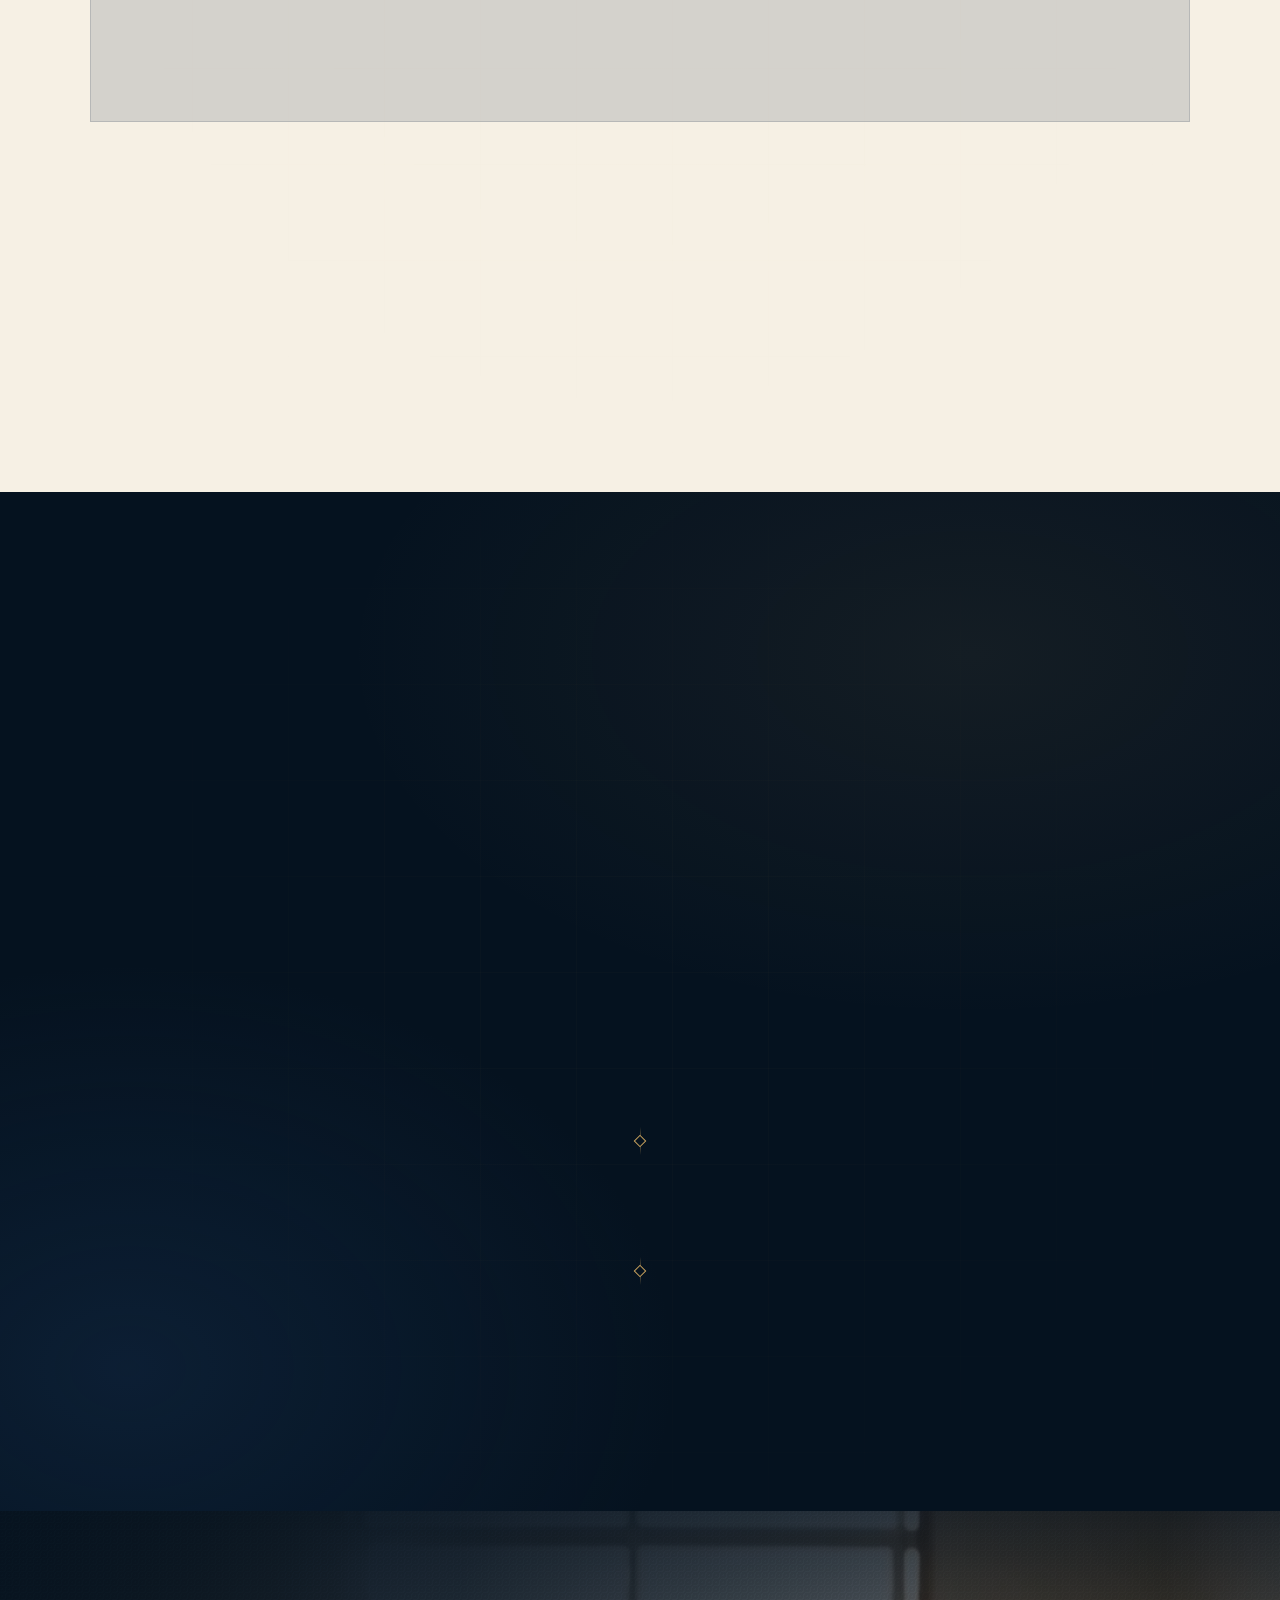
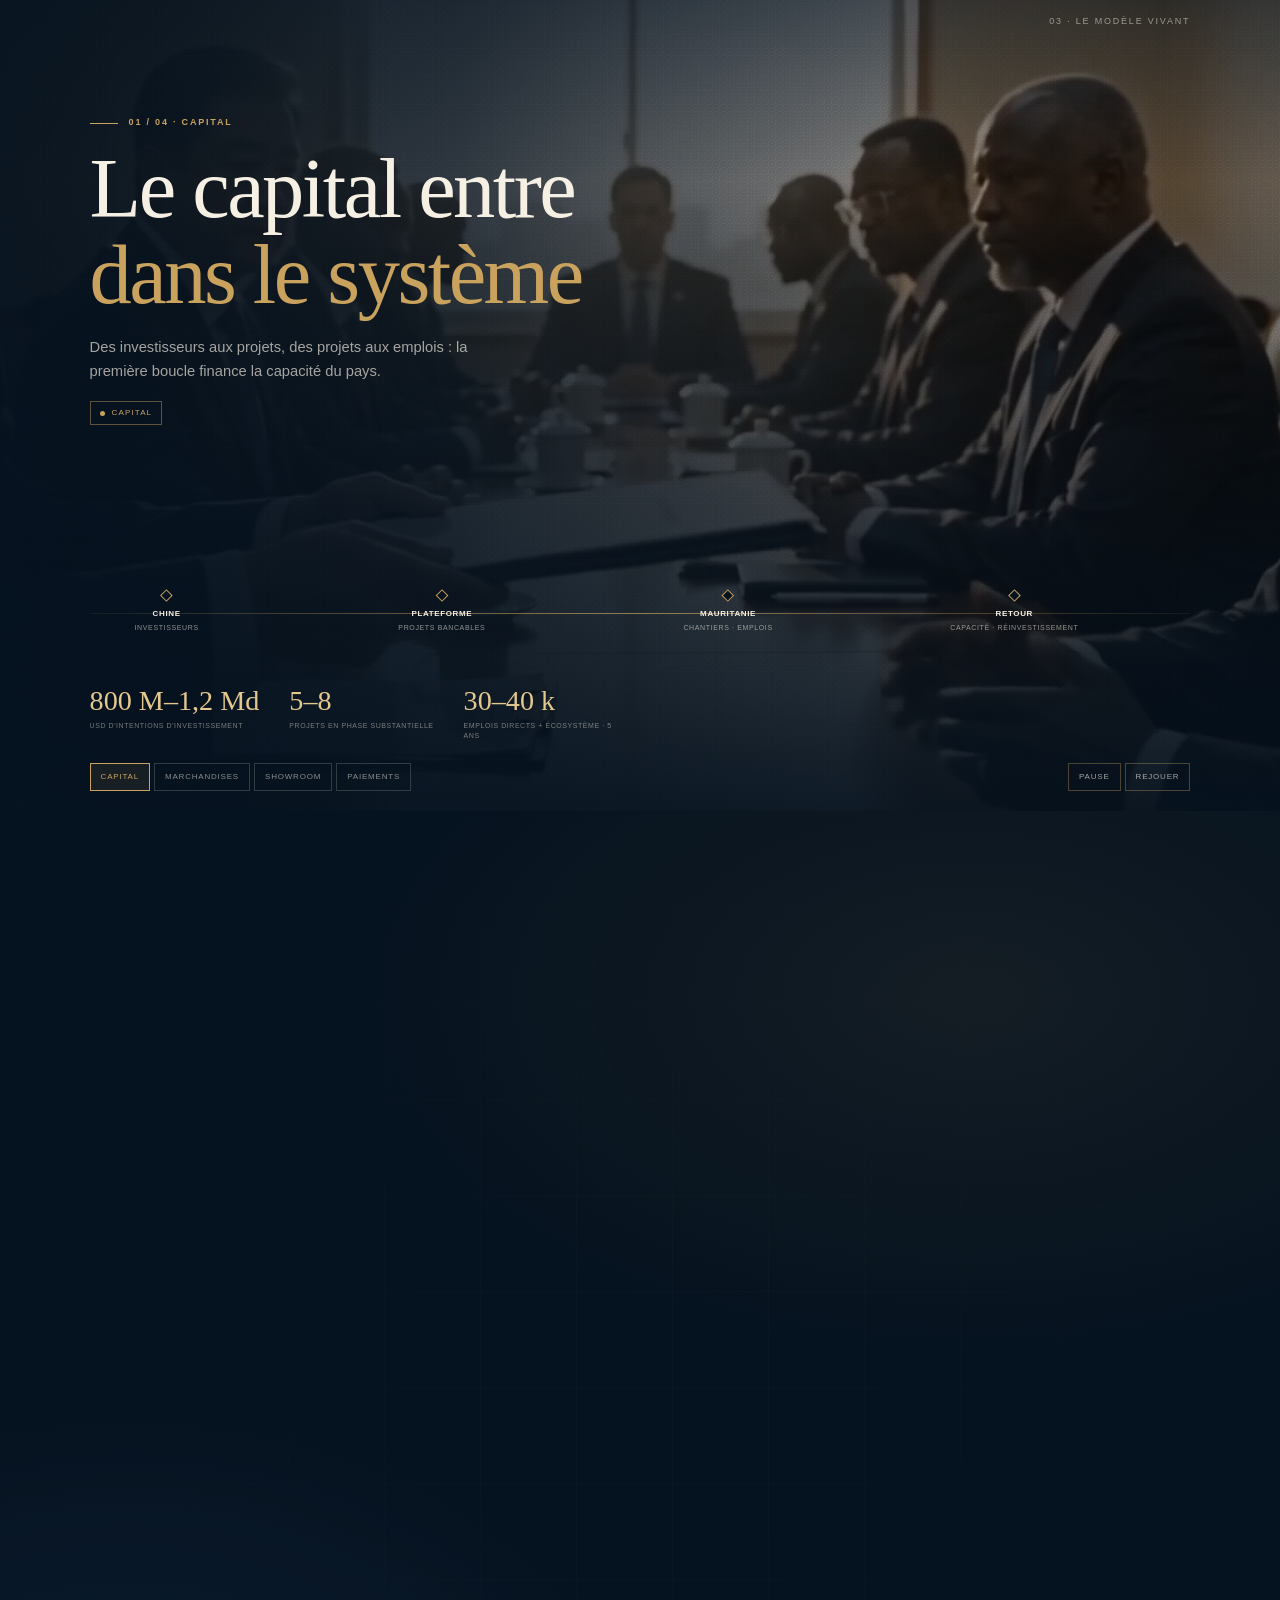
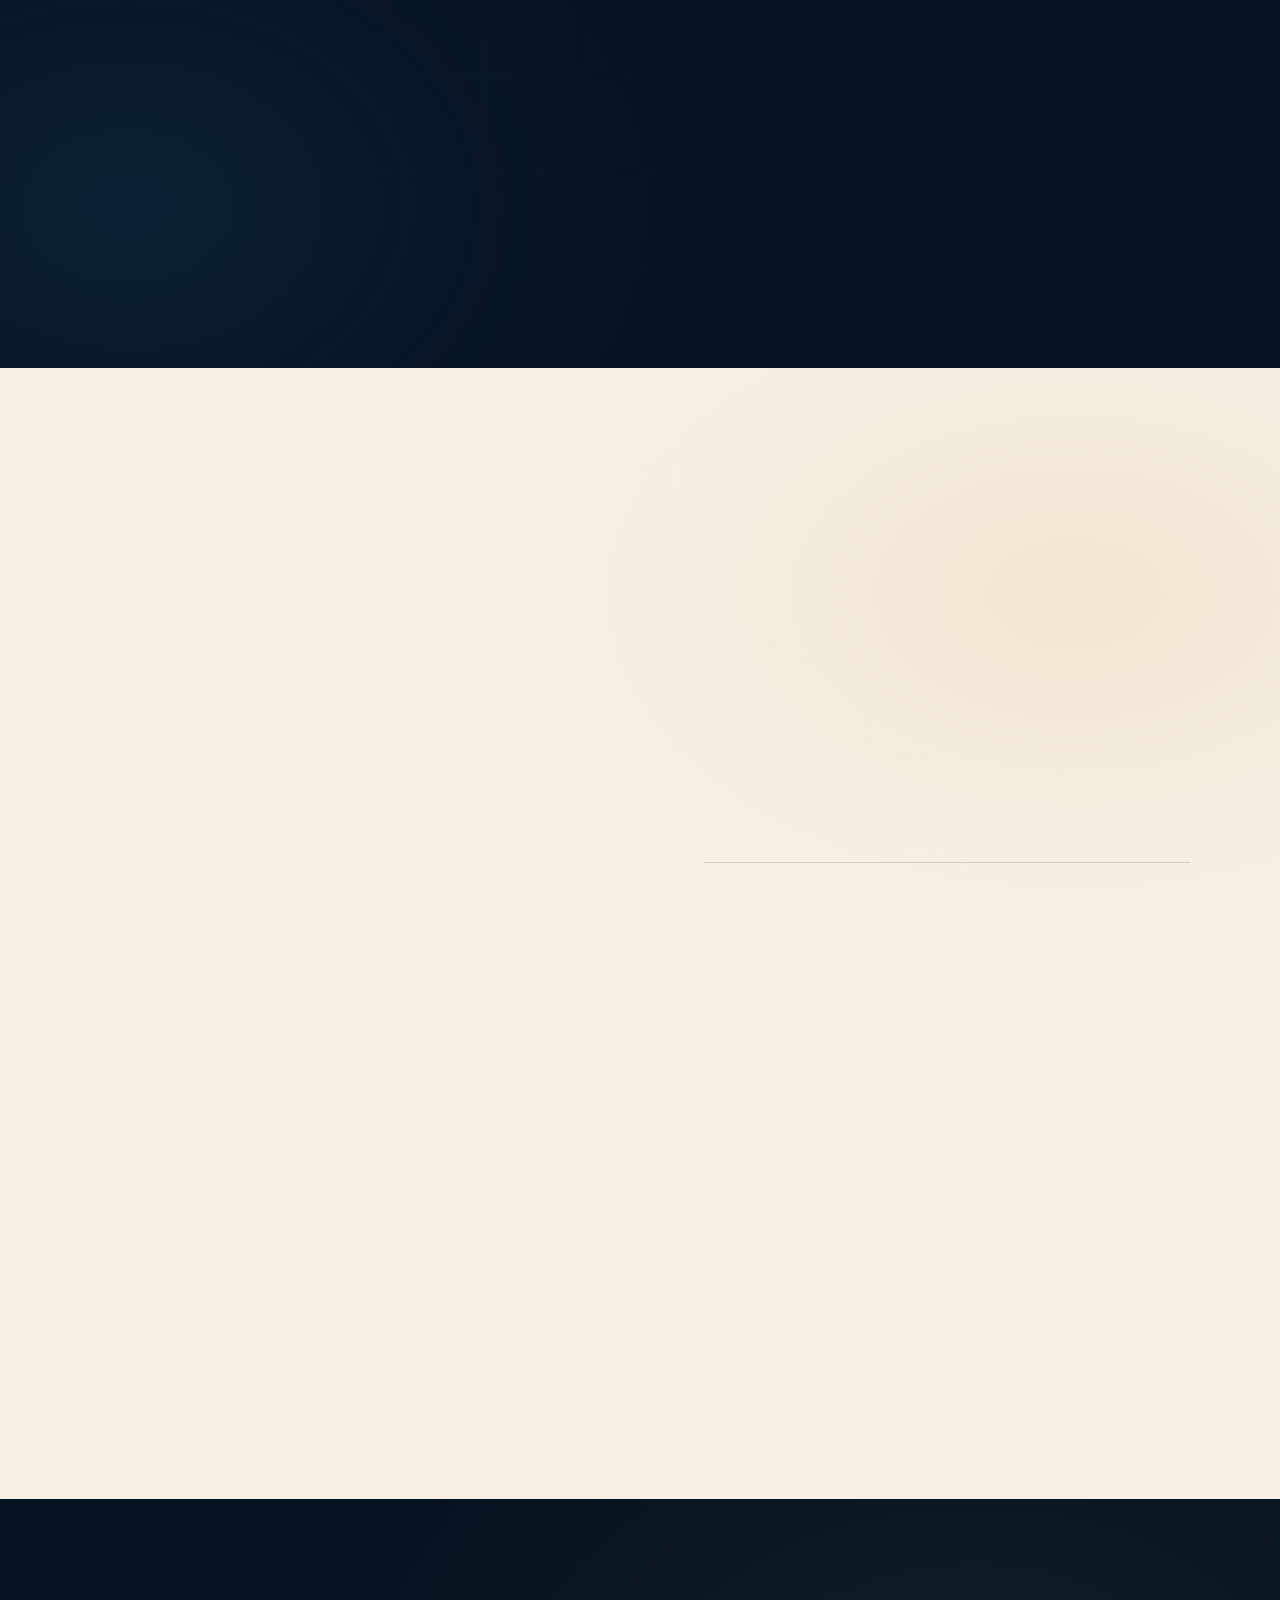
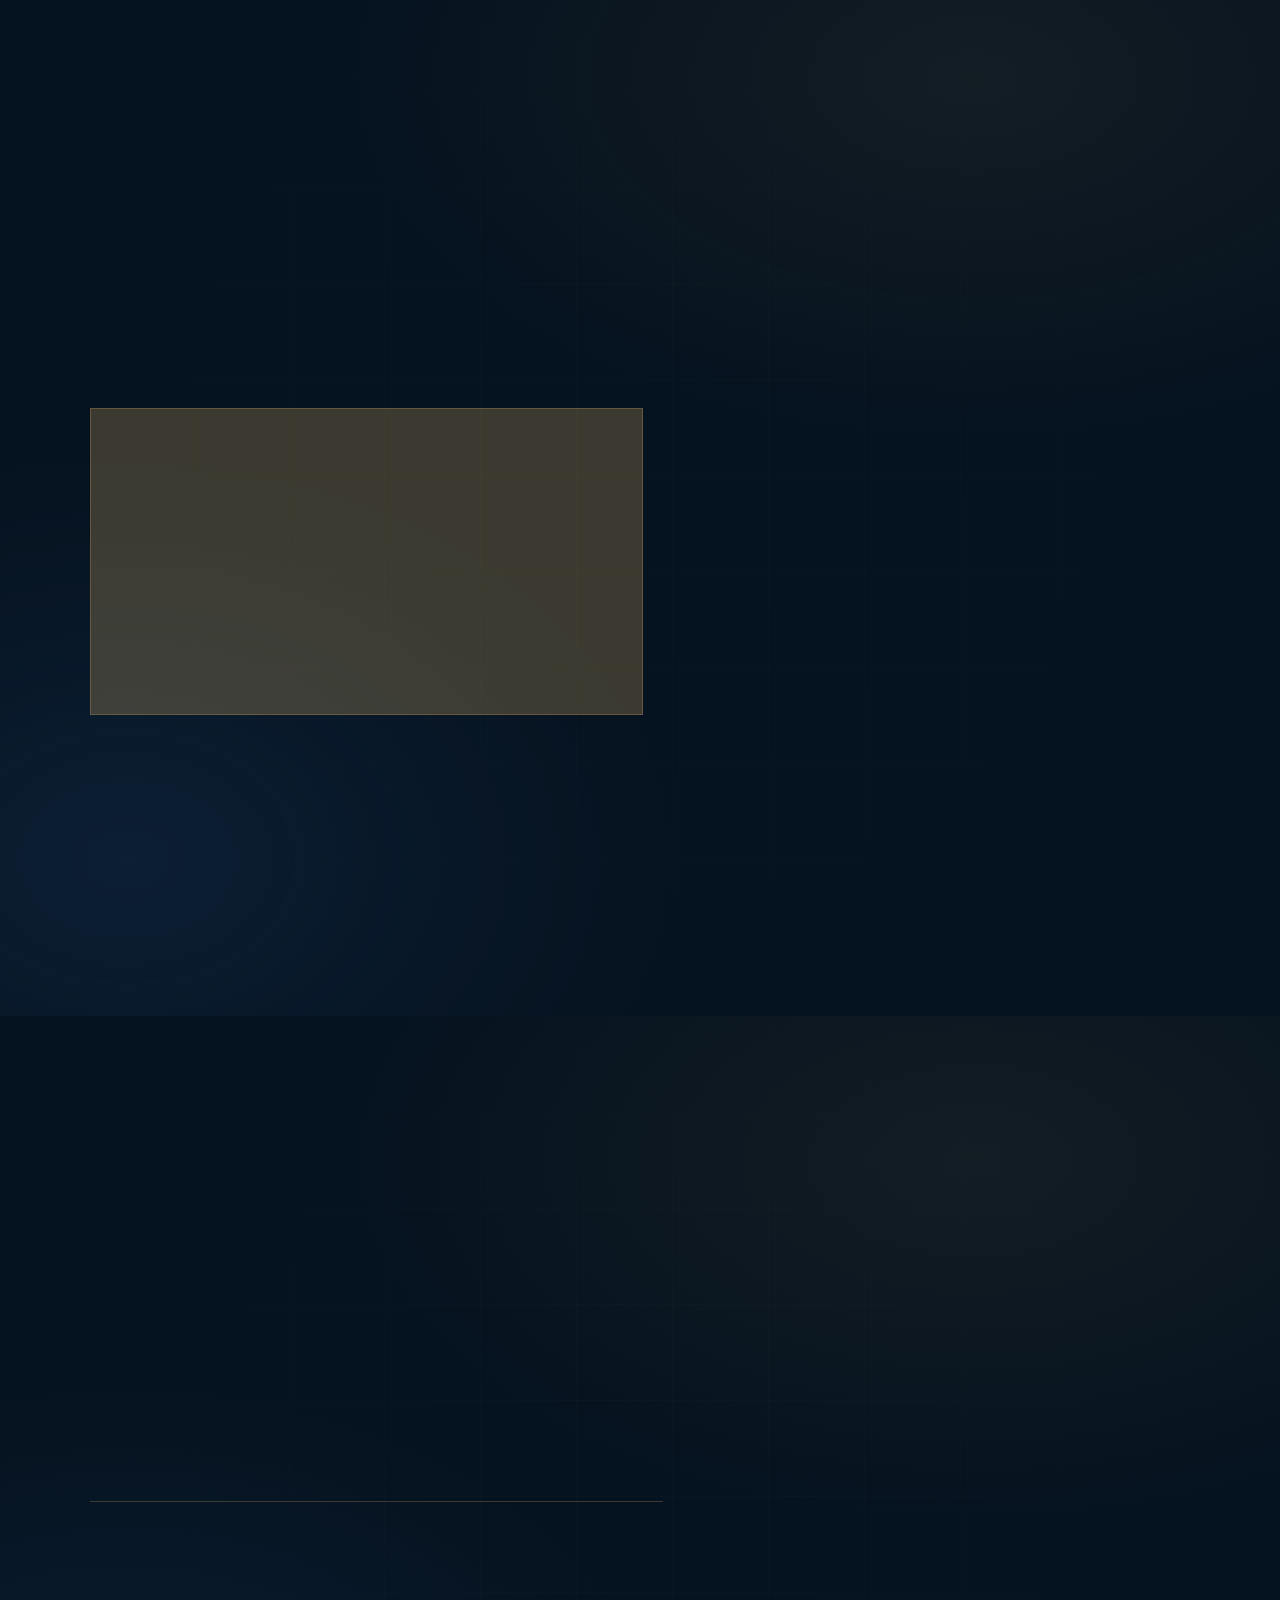
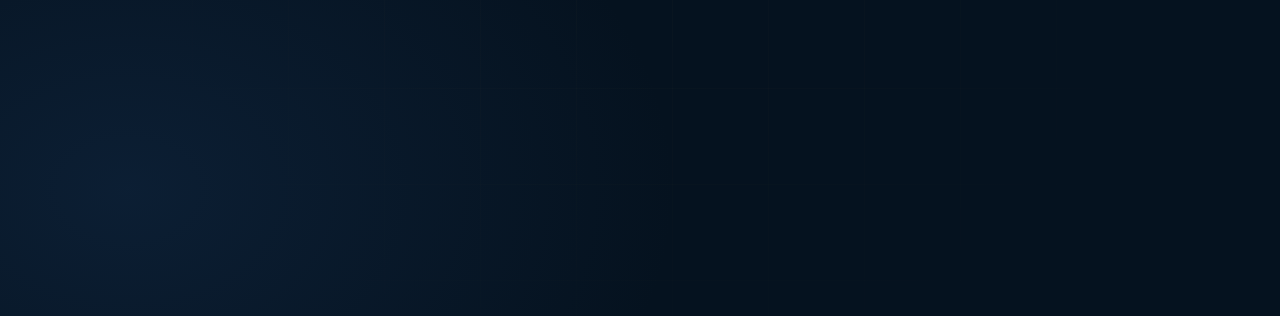
<file: site/cinema.html>
<!doctype html>
<html lang="fr" data-lang="fr">
<head>
  <meta charset="utf-8">
  <meta name="viewport" content="width=device-width, initial-scale=1">
  <meta name="theme-color" content="#05121F">
  <title>Version cinématique — Plateforme de coopération · RIMU · RIMP · IA</title>
  <meta name="description" content="Version cinématique en 8 scènes : deux pays, une plateforme, une architecture numérique souveraine et 4 scènes de modèle économique. FR / 中文.">
  <meta property="og:title" content="Version cinématique — Plateforme de coopération · RIMU · RIMP · IA">
  <meta property="og:description" content="Deux pays. Une plateforme. Huit scènes pour comprendre l'architecture et le modèle économique sino-mauritaniens.">
  <meta property="og:type" content="website">
  <meta property="og:image" content="https://aureondigital.mr/assets/img/cinema-hero2.png">
  <link rel="icon" href="assets/img/logo-mark.svg" type="image/svg+xml">
  <link rel="stylesheet" href="assets/css/cinema.css">
</head>
<body data-tone="dark" data-lang="fr">
  <a class="skip-link" href="#cinema-scroll">Aller au récit</a>

  <header class="cinema-header">
    <a class="cinema-brand" href="#scene-0" aria-label="Retour au début">
      <img class="cinema-mark" src="assets/img/logo-mark-reverse.svg" alt="" width="32" height="32">
      <span class="cinema-brand-text">
        <span class="cinema-brand-name">Plateforme de coopération</span>
        <span class="cinema-brand-sub">RIMU · RIMP · IA</span>
      </span>
    </a>
    <div class="cinema-actions">
      <span id="cinema-scene-indicator" class="cinema-scene-indicator">00 / 06 · Ouverture</span>
      <button id="cinema-lang" class="cbtn cbtn-small" type="button" aria-label="Changer de langue">中文</button>
      <a class="cbtn cbtn-small cinema-pdf" href="dossier.html" target="_blank" rel="noopener">Dossier PDF</a>
      <a class="cbtn cbtn-gold cbtn-small" href="index.html">Site complet →</a>
    </div>
  </header>

  <div class="cinema-progress" aria-hidden="true"><span id="cinema-progress-bar"></span></div>

  <nav id="cinema-rail" class="cinema-rail" aria-label="Scènes"></nav>

  <main id="cinema-scroll" class="cinema-scroll"></main>

  <noscript>
    <div class="cinema-noscript">
      <p>Cette version cinématique nécessite JavaScript. <a href="index.html">Voir le site complet</a>.</p>
      <p>此沉浸版本需要启用 JavaScript。<a href="index.html">打开完整网站</a>。</p>
    </div>
  </noscript>

  <script src="assets/js/icons.js"></script>
  <script src="assets/js/cinema.js"></script>
</body>
</html>
</file>
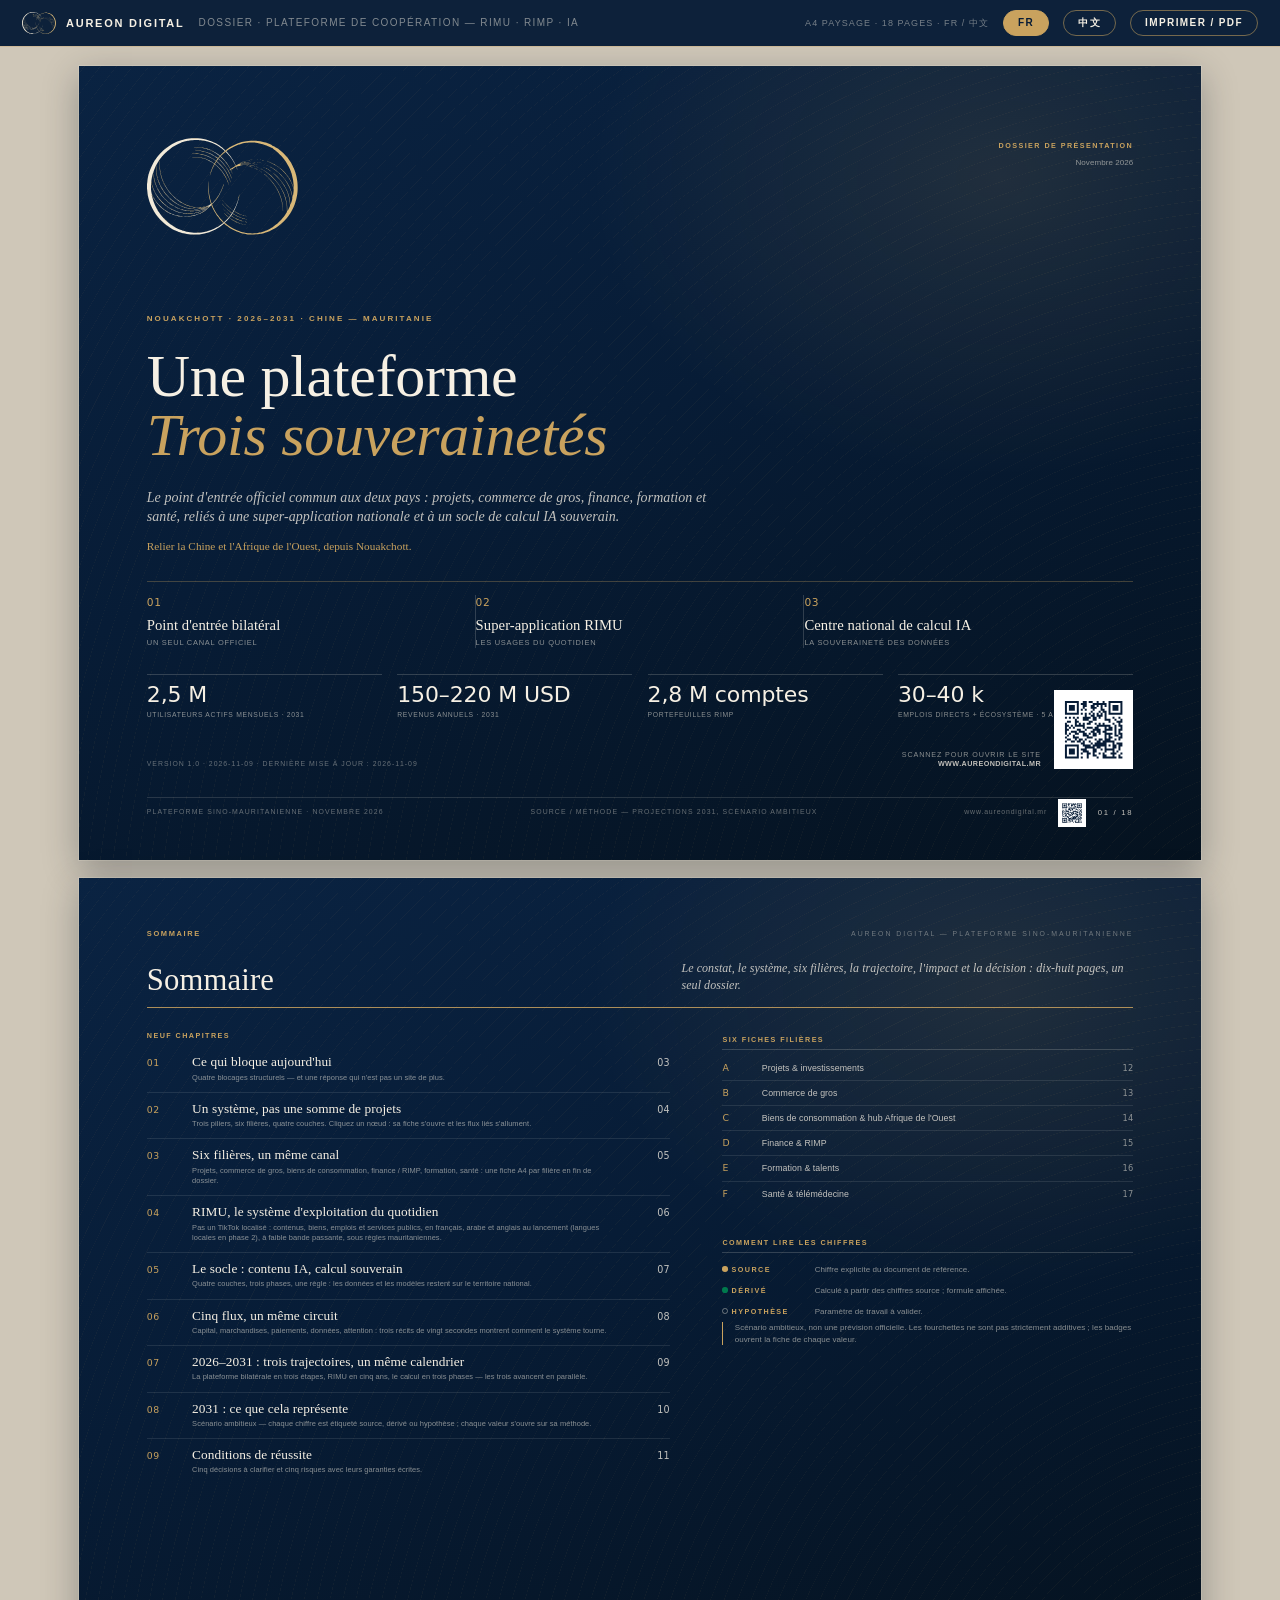
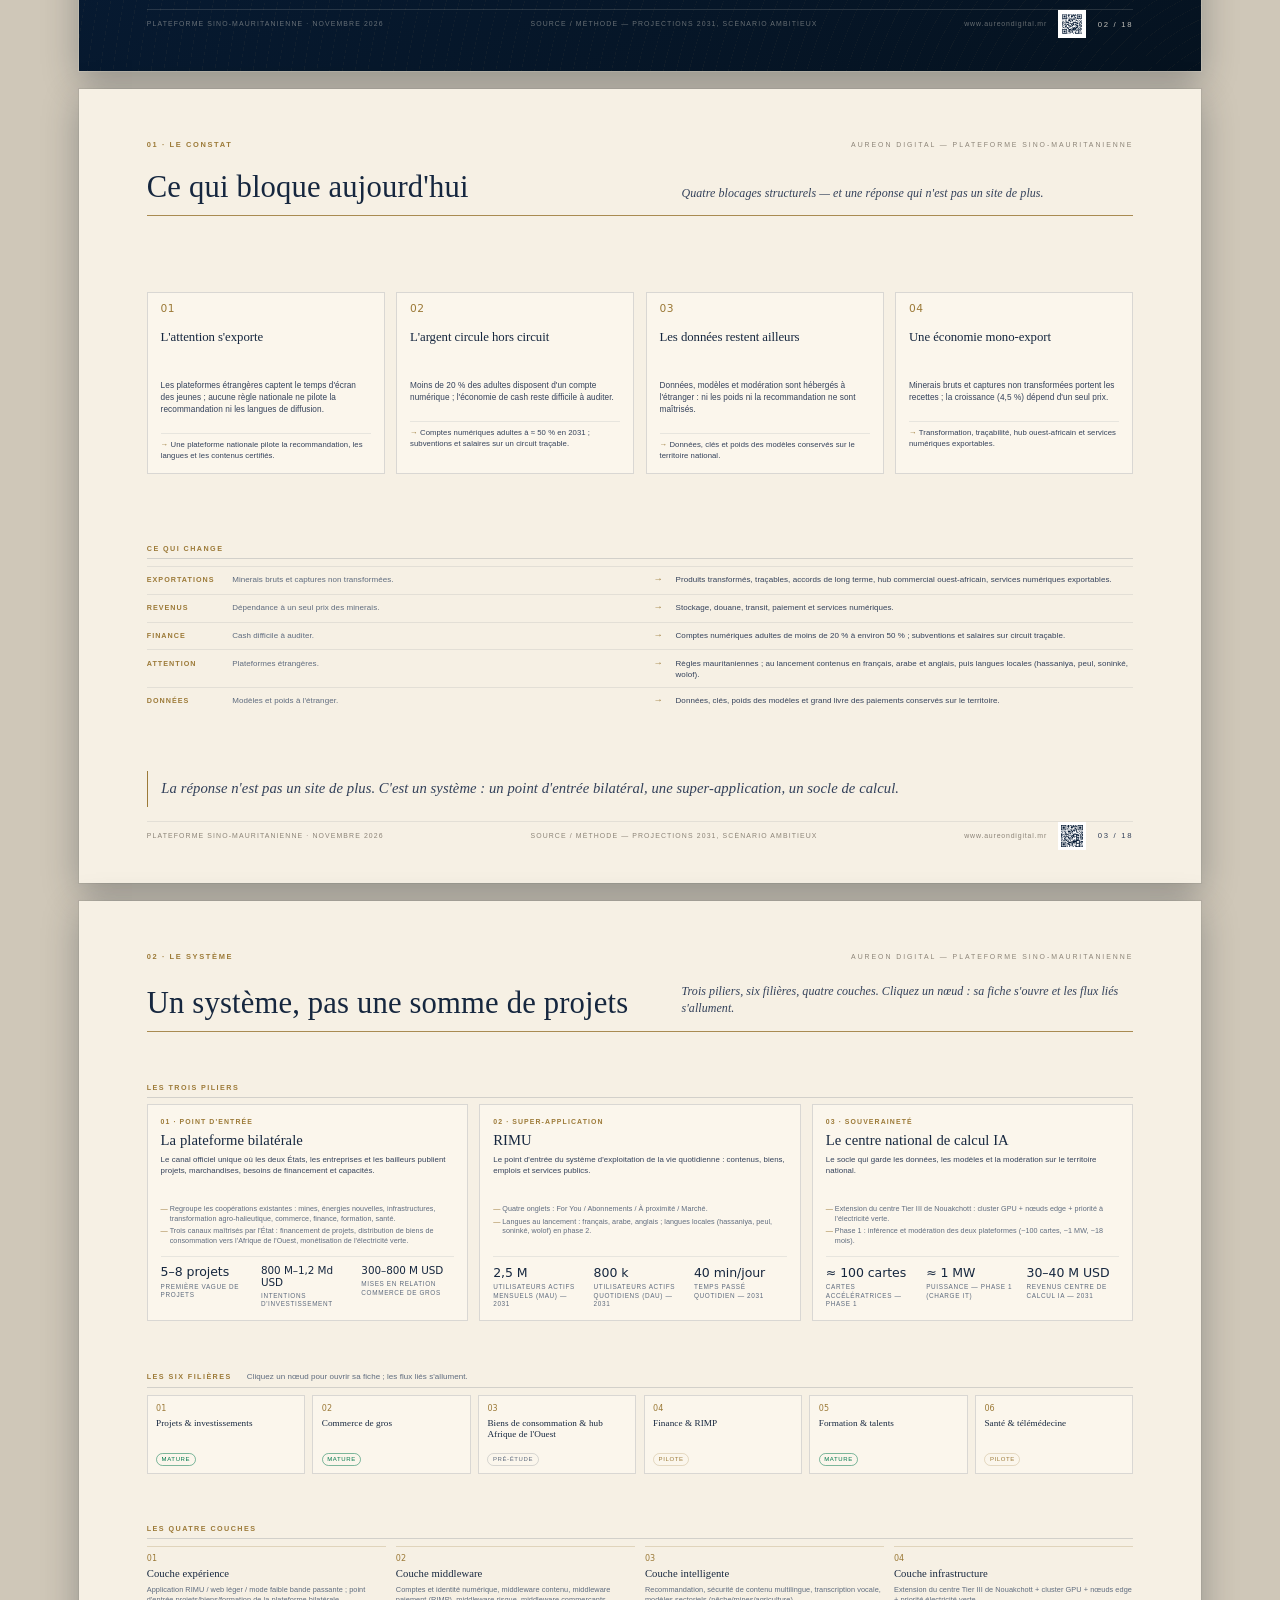
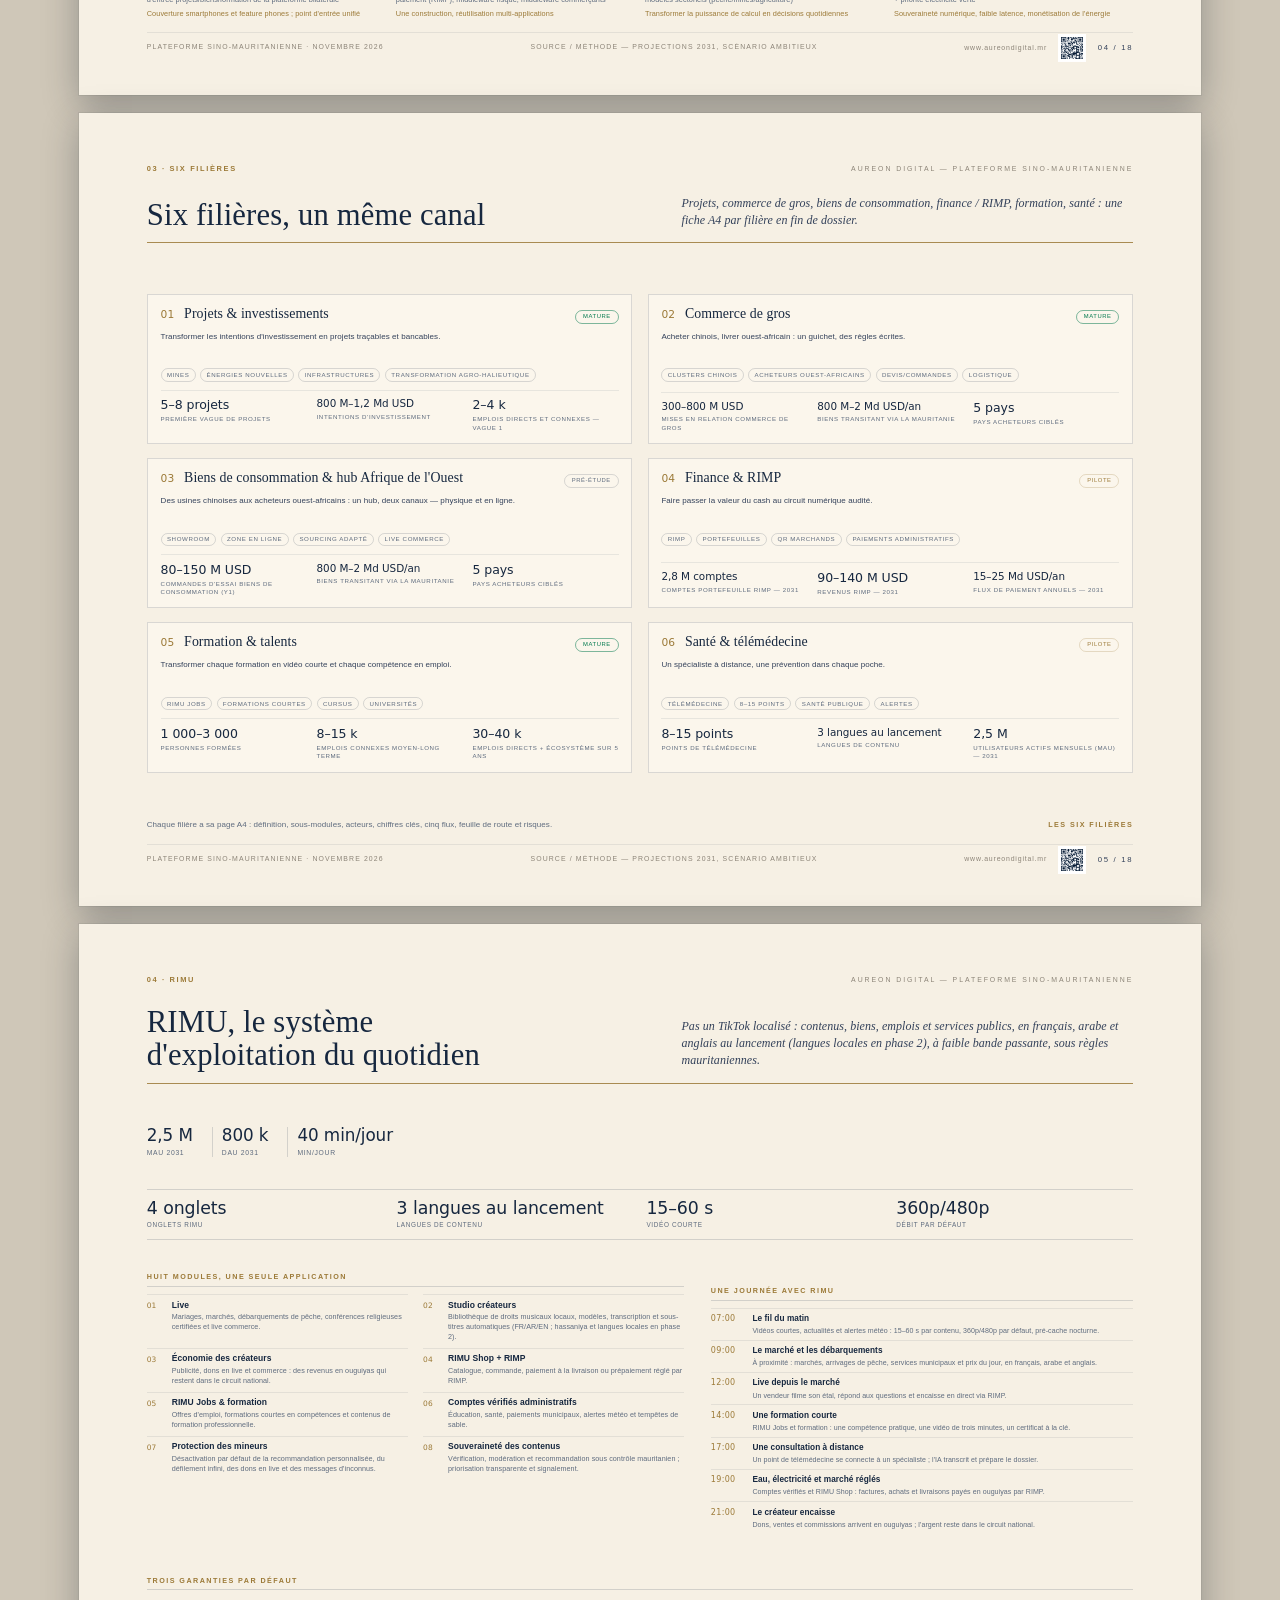
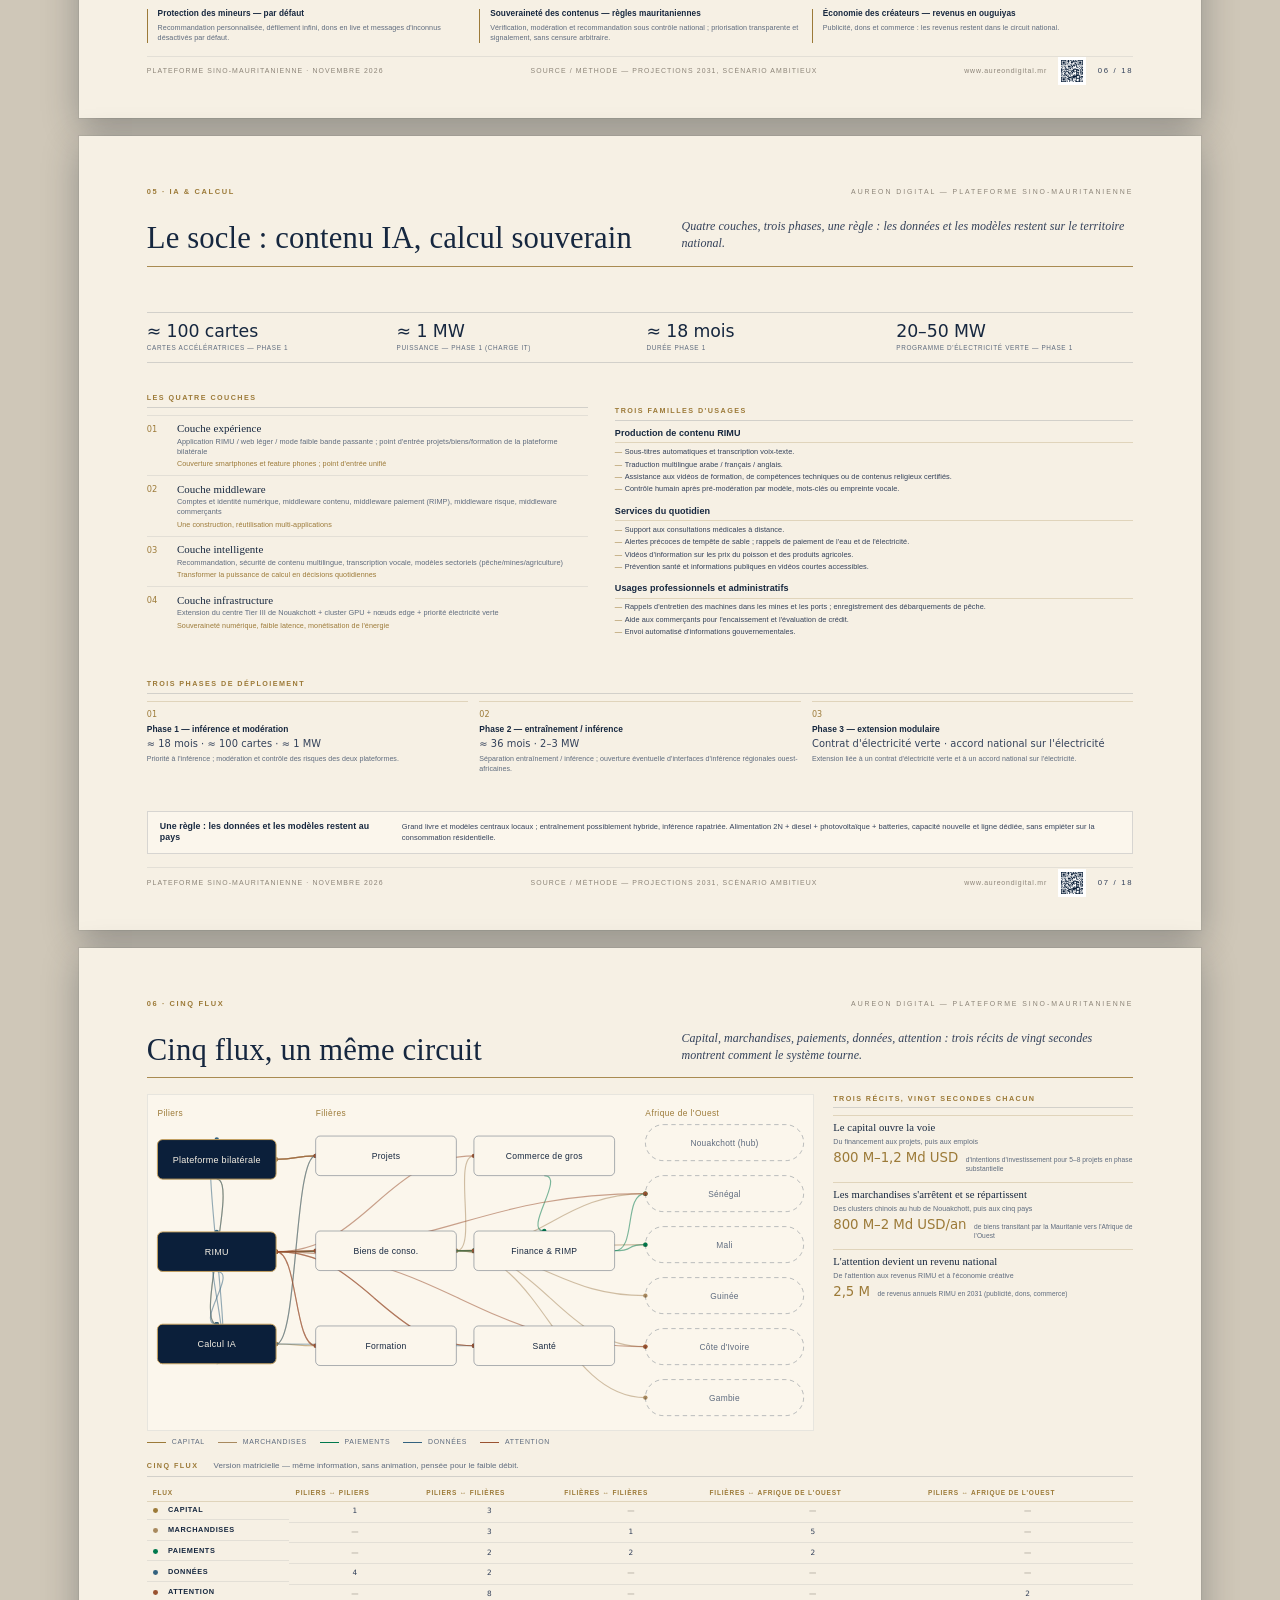
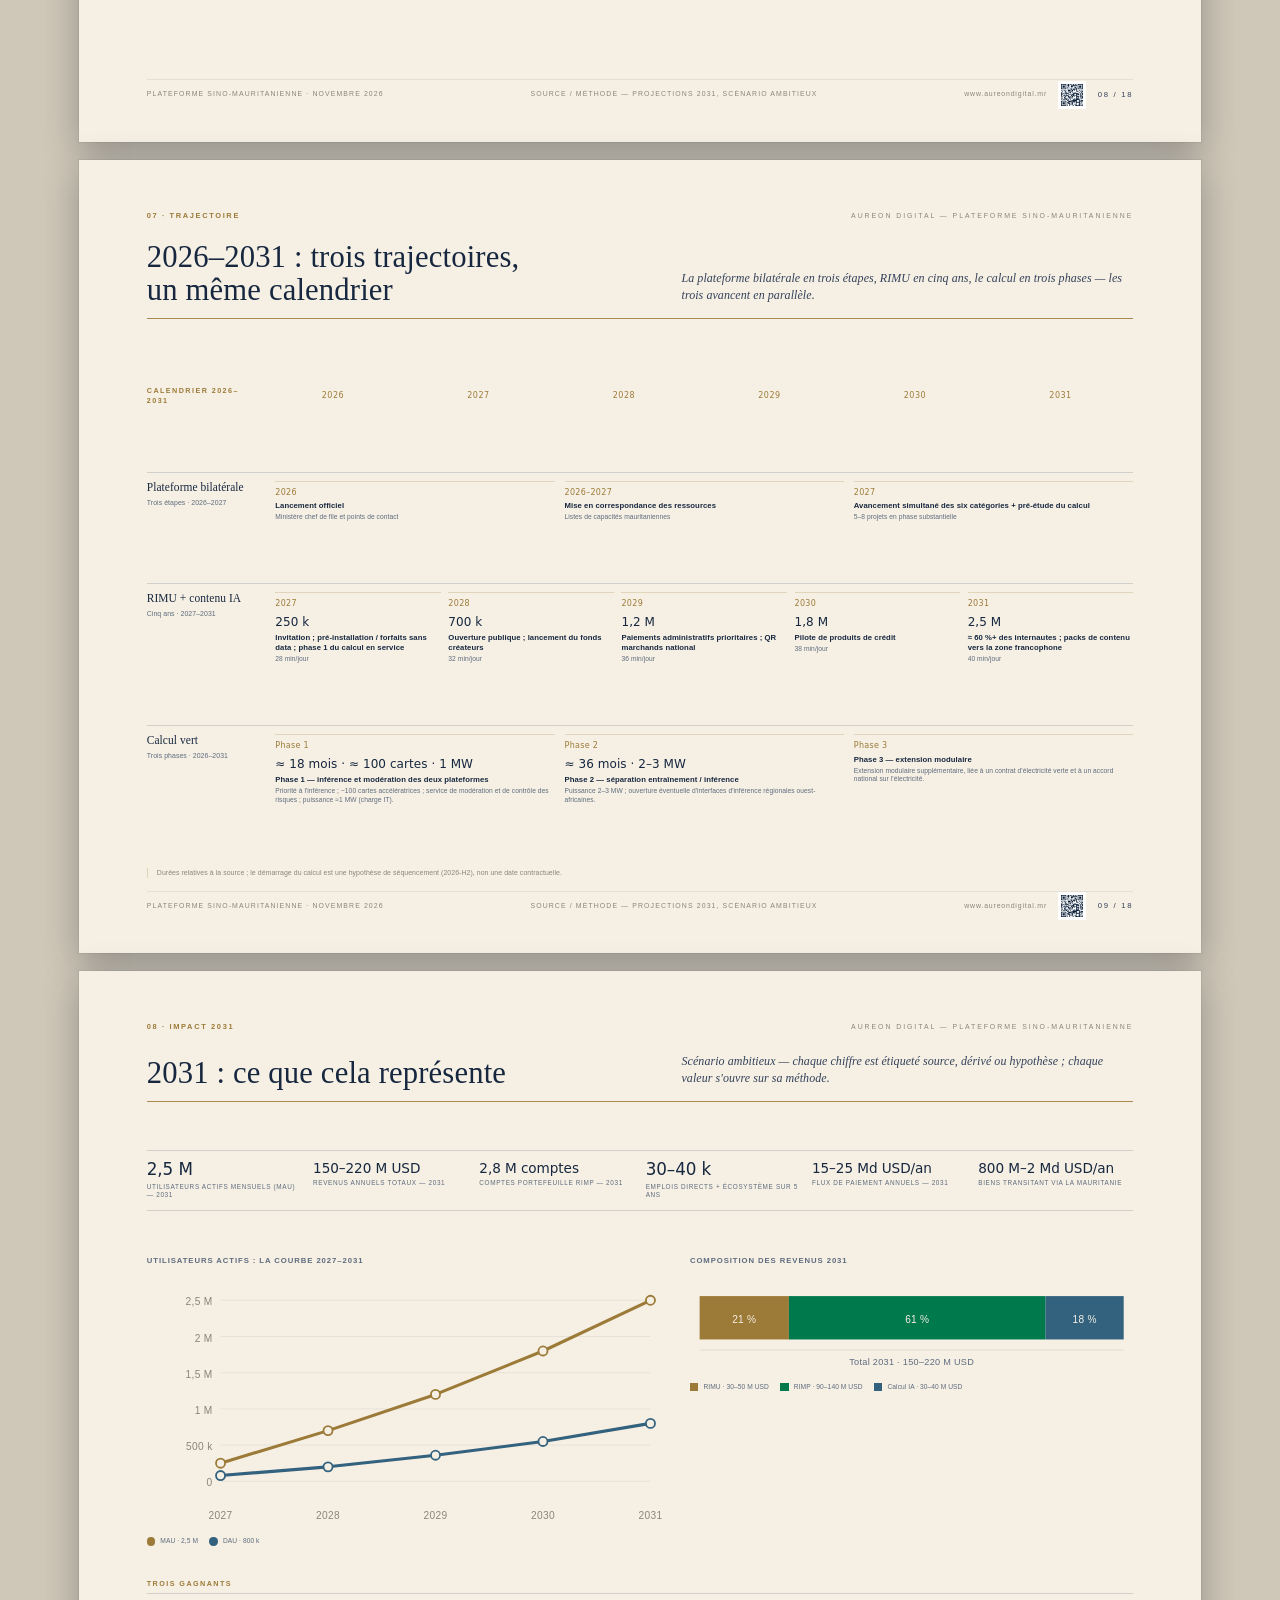
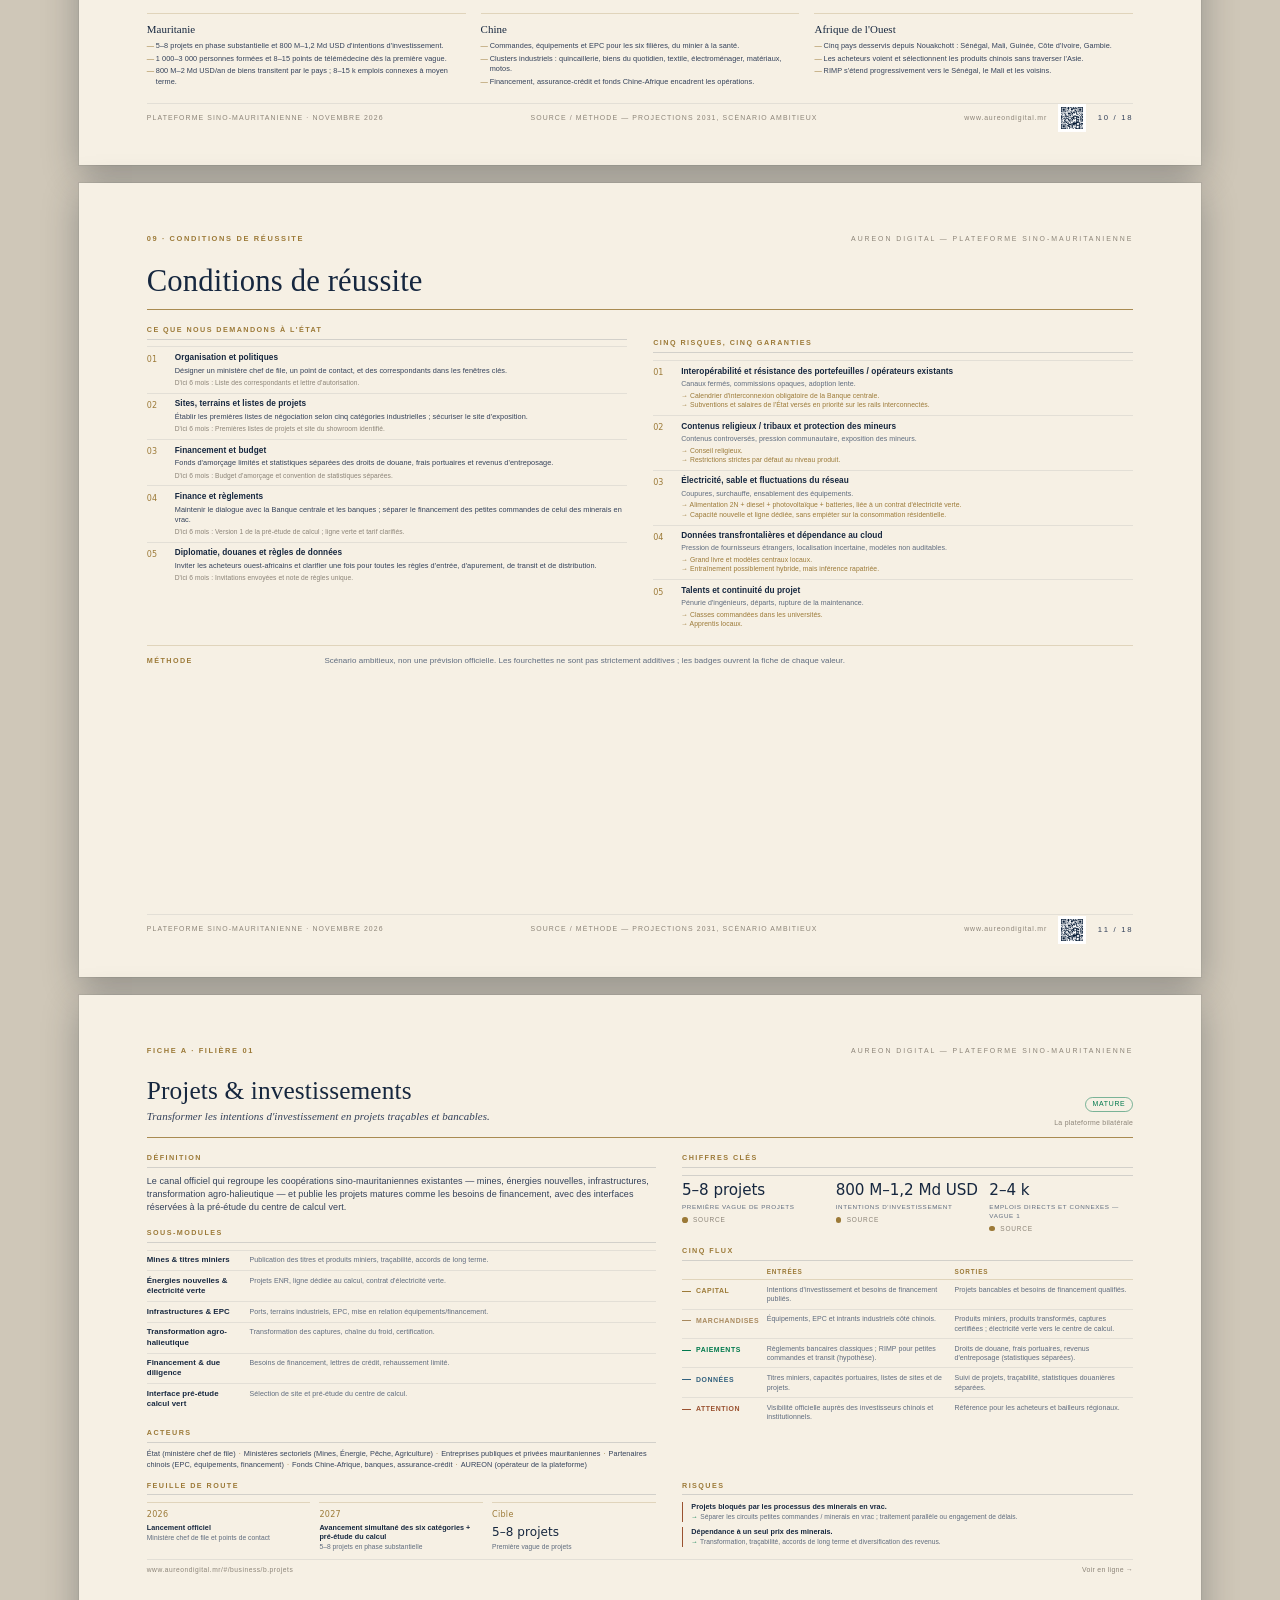
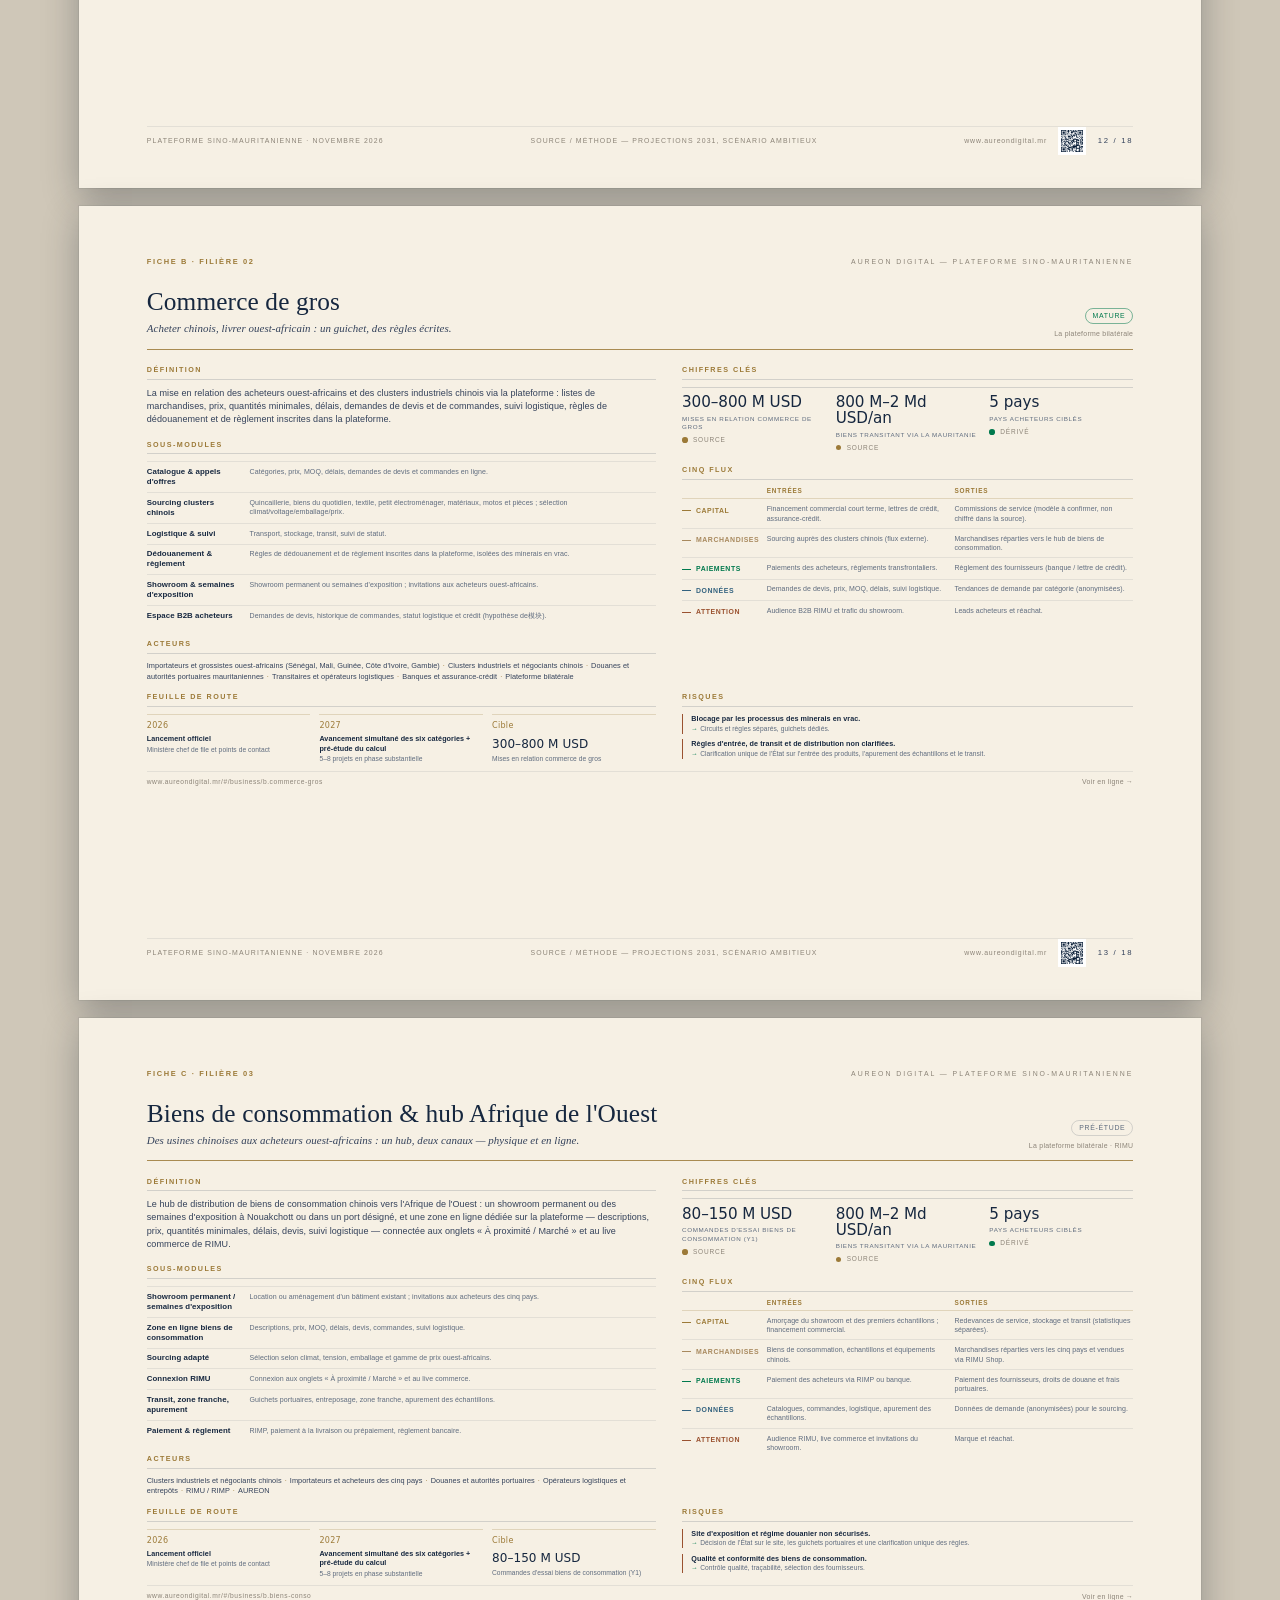
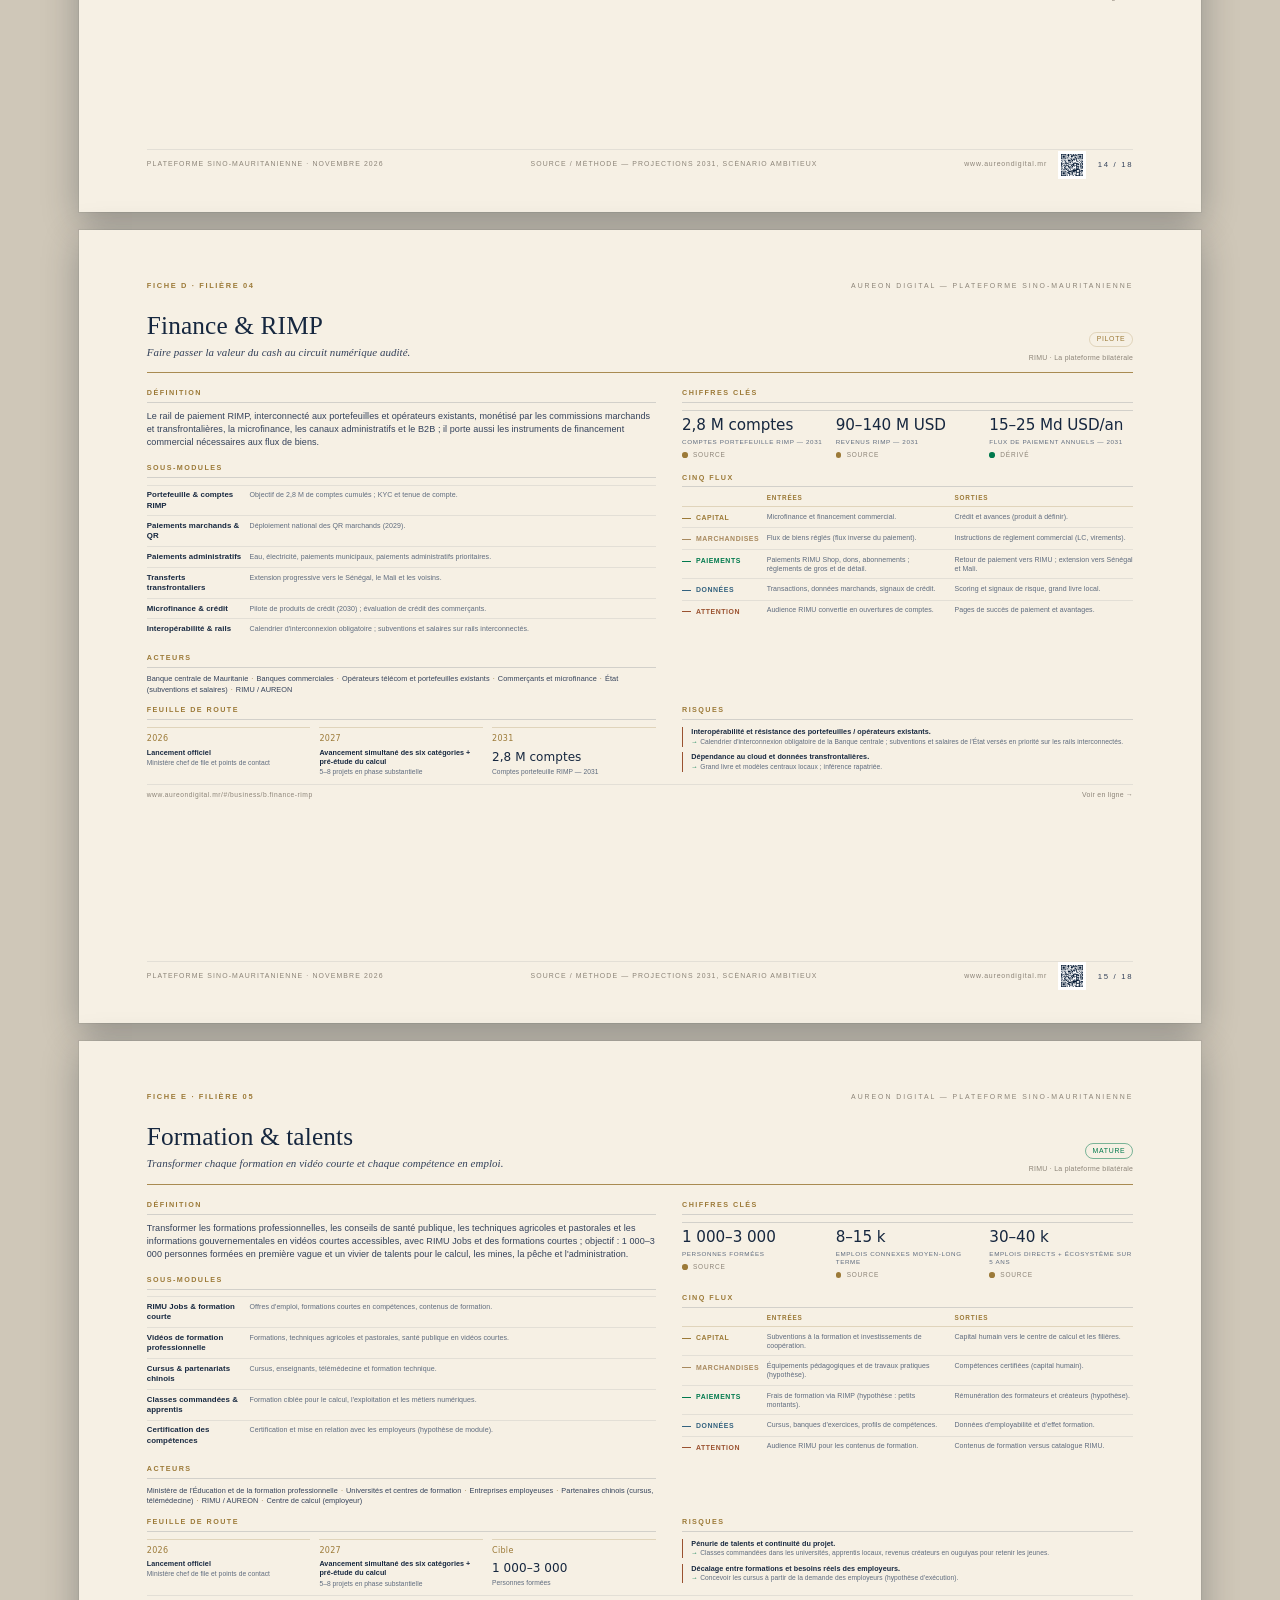
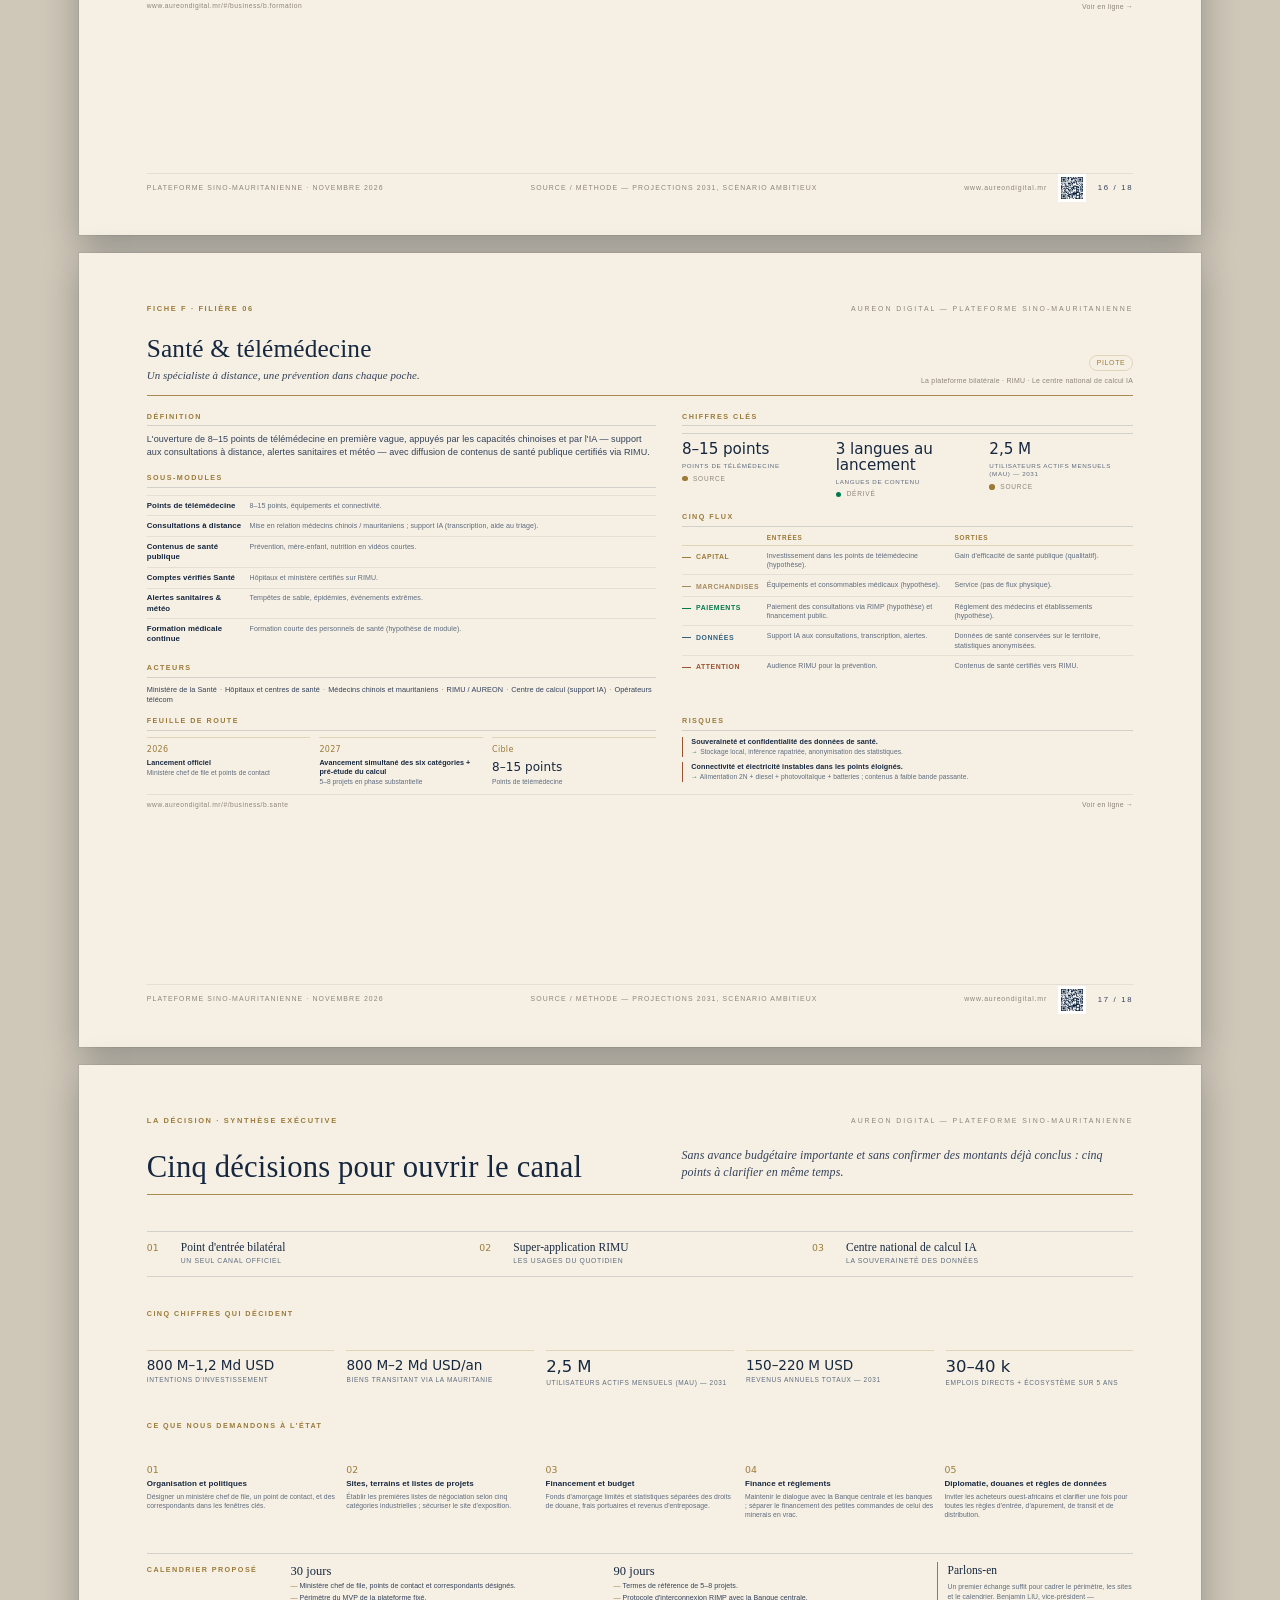
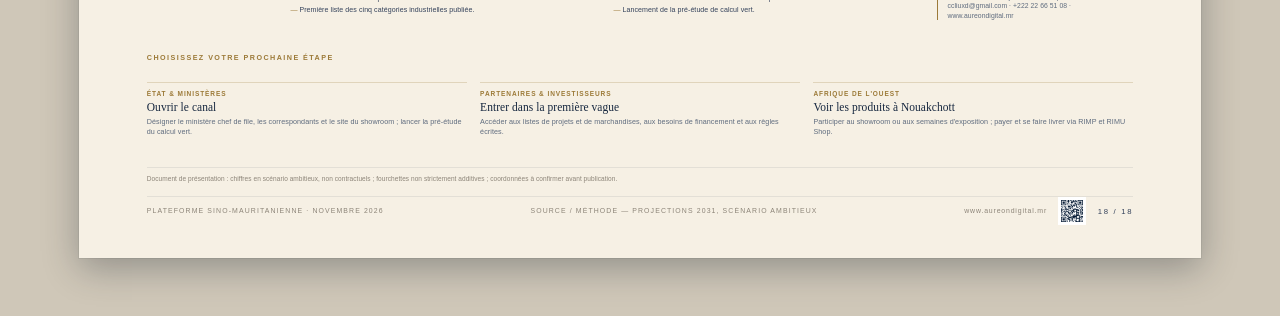
<file: site/dossier.html>
<!doctype html>
<html lang="fr">
<head>
<meta charset="utf-8">
<meta name="viewport" content="width=device-width, initial-scale=1">
<title>Dossier de présentation — Plateforme de coopération · RIMU · RIMP · IA</title>
<meta name="description" content="Dossier A4 paysage (18 pages) : constat, système, six filières, RIMU, IA et calcul souverain, cinq flux, trajectoire 2026–2031, impact, conditions de réussite et décision. FR / 中文.">
<link rel="icon" href="assets/img/logo-mark.svg" type="image/svg+xml">
<link rel="stylesheet" href="assets/css/theme.css">
<link rel="stylesheet" href="assets/css/print.css">
</head>
<body>

<header class="toolbar no-print" role="banner">
  <span class="tb-brand">
    <img src="assets/img/logo-mark-reverse.svg" alt="">
    <b>AUREON DIGITAL</b>
  </span>
  <span class="tb-sub">Dossier · Plateforme de coopération — RIMU · RIMP · IA</span>
  <span class="tb-spacer"></span>
  <span class="tb-hint">A4 paysage · 18 pages · FR / 中文</span>
  <a href="?lang=fr" data-lang-link="fr">FR</a>
  <a href="?lang=zh" data-lang-link="zh">中文</a>
  <button type="button" id="print-btn">Imprimer / PDF</button>
</header>

<main id="dossier" aria-label="Dossier de présentation"></main>

<script src="assets/js/content.js"></script>
<script src="assets/js/data.js"></script>
<script src="assets/js/dossier.js"></script>
</body>
</html>
</file>
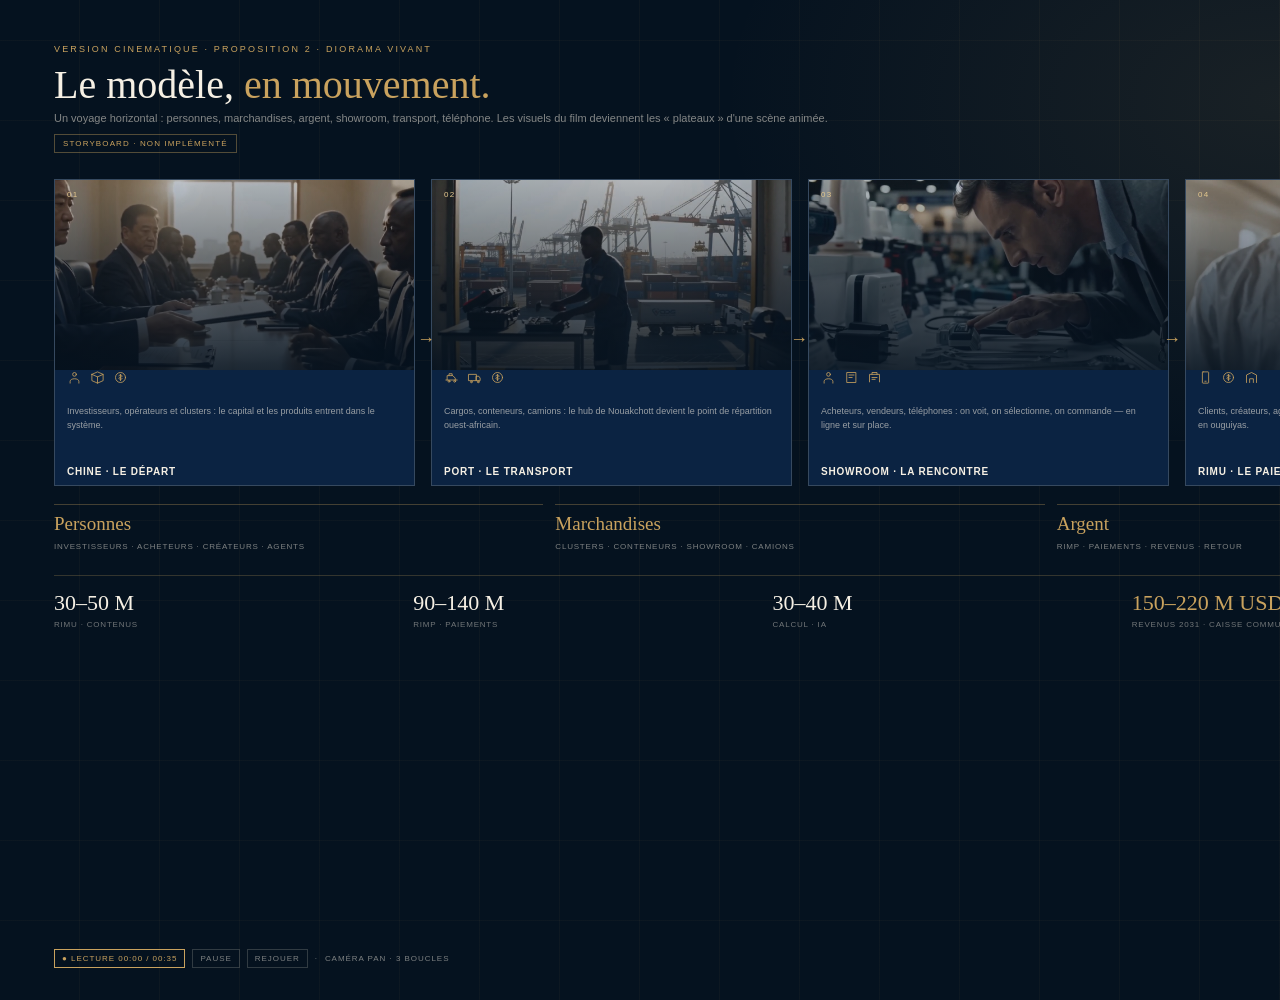
<file: wireframes/cinema-diorama.html>
<!doctype html><html><head><meta charset="utf-8"><style>
*{box-sizing:border-box;margin:0;padding:0}
body{width:1600px;height:1000px;background:#05121F;color:#F6F0E4;font-family:'Avenir Next','PingFang SC',sans-serif;overflow:hidden;position:relative}
.bg{position:absolute;inset:0;background:radial-gradient(800px 500px at 80% 10%,rgba(201,162,94,.1),transparent 70%),repeating-linear-gradient(0deg,transparent 0 79px,rgba(201,162,94,.04) 79px 80px),repeating-linear-gradient(90deg,transparent 0 79px,rgba(201,162,94,.04) 79px 80px)}
.wrap{position:relative;padding:44px 54px;height:1000px}
.k{font-size:9px;letter-spacing:.24em;text-transform:uppercase;color:#C9A25E;margin-bottom:10px}
h1{font-family:Didot,Georgia,serif;font-weight:400;font-size:40px;line-height:1.05}
h1 span{color:#C9A25E}
.sub{font-size:11px;color:rgba(246,240,228,.52);margin-top:6px}
.badge{display:inline-block;margin-top:10px;border:1px solid rgba(201,162,94,.4);padding:4px 8px;font-size:8px;letter-spacing:.14em;text-transform:uppercase;color:#C9A25E}
.strip{display:grid;grid-template-columns:repeat(4,1fr);gap:16px;margin-top:26px;position:relative}
.card{position:relative;overflow:hidden;border:1px solid rgba(246,240,228,.18);background:#0B2342;min-height:300px}
.card img{width:100%;height:190px;object-fit:cover;display:block;opacity:.78;filter:saturate(.9)}
.card .shade{position:absolute;left:0;right:0;top:0;height:190px;background:linear-gradient(180deg,rgba(5,18,31,.06),rgba(5,18,31,.85))}
.card .no{position:absolute;left:12px;top:10px;font-size:8px;letter-spacing:.16em;color:#E4C88E}
.card .zone{position:absolute;left:12px;bottom:8px;font-size:10px;font-weight:600;letter-spacing:.08em;text-transform:uppercase}
.card .body{padding:10px 12px;font-size:9px;line-height:1.5;color:rgba(246,240,228,.6);min-height:90px}
.card .icons{display:flex;gap:8px;align-items:center;padding:0 12px 10px;color:#C9A25E}
.card .icons svg{width:15px;height:15px;stroke:currentColor;fill:none;stroke-width:1.3;stroke-linecap:round;stroke-linejoin:round}
.arrow{position:absolute;top:150px;z-index:5;color:#C9A25E;font-size:18px}
.a1{left:calc(25% - 10px)}.a2{left:calc(50% - 10px)}.a3{left:calc(75% - 10px)}
.ledger{display:grid;grid-template-columns:1fr 1fr 1fr;gap:12px;margin-top:18px}
.ledger .box{border-top:1px solid rgba(201,162,94,.32);padding-top:8px}
.ledger b{display:block;font-family:Didot,Georgia,serif;font-size:19px;font-weight:400;color:#C9A25E}
.ledger span{font-size:8px;letter-spacing:.1em;text-transform:uppercase;color:rgba(246,240,228,.5)}
.note{position:absolute;right:54px;bottom:32px;font-size:8px;line-height:1.6;color:rgba(246,240,228,.35);text-align:right}
.controls{position:absolute;left:54px;bottom:32px;display:flex;gap:7px;align-items:center;font-size:8px;letter-spacing:.12em;text-transform:uppercase;color:rgba(246,240,228,.5)}
.pill{border:1px solid rgba(246,240,228,.18);padding:4px 7px}
.pill.on{border-color:#C9A25E;color:#C9A25E}
.caption{position:absolute;right:54px;top:112px;font-size:8px;letter-spacing:.1em;text-transform:uppercase;color:rgba(246,240,228,.4);text-align:right;line-height:1.7}
.caption b{color:#C9A25E;font-weight:500}

.revenue{display:grid;grid-template-columns:repeat(3,1fr) 1.2fr;gap:14px;margin-top:22px;padding-top:14px;border-top:1px solid rgba(201,162,94,.24)}
.revenue div{font-size:8px;letter-spacing:.1em;text-transform:uppercase;color:rgba(246,240,228,.45)}
.revenue b{display:block;font-family:Didot,Georgia,serif;font-size:22px;font-weight:400;color:#F6F0E4;letter-spacing:0;text-transform:none;margin-bottom:4px}
.revenue .total b{color:#C9A25E}
</style></head><body><div class="bg"></div><div class="wrap">
<div class="k">VERSION CINEMATIQUE · PROPOSITION 2 · DIORAMA VIVANT</div>
<h1>Le modèle, <span>en mouvement.</span></h1>
<div class="sub">Un voyage horizontal : personnes, marchandises, argent, showroom, transport, téléphone. Les visuels du film deviennent les « plateaux » d'une scène animée.</div>
<div class="badge">Storyboard · non implémenté</div>
<div class="caption">Film stills + overlays vectoriels<br><b>caméra pan</b> · truck / ship / coins / phone</div>
<div class="strip">
  <div class="card">
    <img src="diorama-meeting.jpg" alt=""><div class="shade"></div><span class="no">01</span><span class="zone">Chine · le départ</span>
    <div class="icons">
      <svg viewBox="0 0 24 24"><circle cx="12" cy="7" r="3"/><path d="M5 21v-3c0-2.2 3.1-4 7-4s7 1.8 7 4v3"/></svg>
      <svg viewBox="0 0 24 24"><path d="M3 7l9-4 9 4-9 4-9-4zM3 7v10l9 4 9-4V7M12 11v10"/></svg>
      <svg viewBox="0 0 24 24"><circle cx="12" cy="12" r="8"/><path d="M12 7v10M9.5 9.5c0-1 1-1.5 2.5-1.5s2.5.8 2.5 1.8-1 1.5-2.5 1.7-2.5.8-2.5 1.8 1 1.7 2.5 1.7 2.5-.5 2.5-1.5"/></svg>
    </div>
    <div class="body">Investisseurs, opérateurs et clusters : le capital et les produits entrent dans le système.</div>
  </div>
  <div class="card">
    <img src="diorama-port.jpg" alt=""><div class="shade"></div><span class="no">02</span><span class="zone">Port · le transport</span>
    <div class="icons">
      <svg viewBox="0 0 24 24"><path d="M3 16h18M5 16V9h9l4 4v3M8 9V6h5v3"/><circle cx="8" cy="18" r="1.5"/><circle cx="17" cy="18" r="1.5"/></svg>
      <svg viewBox="0 0 24 24"><path d="M3 7h12v10H3zM15 10h4l2 3v4h-6z"/><circle cx="7" cy="19" r="1.4"/><circle cx="18" cy="19" r="1.4"/></svg>
      <svg viewBox="0 0 24 24"><circle cx="12" cy="12" r="8"/><path d="M12 7v10M9.5 9.5c0-1 1-1.5 2.5-1.5s2.5.8 2.5 1.8-1 1.5-2.5 1.7-2.5.8-2.5 1.8 1 1.7 2.5 1.7 2.5-.5 2.5-1.5"/></svg>
    </div>
    <div class="body">Cargos, conteneurs, camions : le hub de Nouakchott devient le point de répartition ouest-africain.</div>
  </div>
  <div class="card">
    <img src="diorama-tablet.jpg" alt=""><div class="shade"></div><span class="no">03</span><span class="zone">Showroom · la rencontre</span>
    <div class="icons">
      <svg viewBox="0 0 24 24"><circle cx="12" cy="7" r="3"/><path d="M5 21v-3c0-2.2 3.1-4 7-4s7 1.8 7 4v3"/></svg>
      <svg viewBox="0 0 24 24"><path d="M5 4h14v16H5zM8 8h8M8 12h5"/></svg>
      <svg viewBox="0 0 24 24"><path d="M4 19V7h16v12M8 7V4h8v3M8 12h8M8 15h5"/></svg>
    </div>
    <div class="body">Acheteurs, vendeurs, téléphones : on voit, on sélectionne, on commande — en ligne et sur place.</div>
  </div>
  <div class="card">
    <img src="diorama-phone.jpg" alt=""><div class="shade"></div><span class="no">04</span><span class="zone">RIMU · le paiement</span>
    <div class="icons">
      <svg viewBox="0 0 24 24"><rect x="7" y="3" width="10" height="18" rx="1"/><path d="M11 18h2"/></svg>
      <svg viewBox="0 0 24 24"><circle cx="12" cy="12" r="8"/><path d="M12 7v10M9.5 9.5c0-1 1-1.5 2.5-1.5s2.5.8 2.5 1.8-1 1.5-2.5 1.7-2.5.8-2.5 1.8 1 1.7 2.5 1.7 2.5-.5 2.5-1.5"/></svg>
      <svg viewBox="0 0 24 24"><path d="M4 20V8l8-4 8 4v12M9 20v-6h6v6"/></svg>
    </div>
    <div class="body">Clients, créateurs, agents RIMP : l'argent revient dans le circuit, les revenus restent en ouguiyas.</div>
  </div>
  <span class="arrow a1">→</span><span class="arrow a2">→</span><span class="arrow a3">→</span>
</div>
<div class="ledger">
  <div class="box"><b>Personnes</b><span>investisseurs · acheteurs · créateurs · agents</span></div>
  <div class="box"><b>Marchandises</b><span>clusters · conteneurs · showroom · camions</span></div>
  <div class="box"><b>Argent</b><span>RIMP · paiements · revenus · retour</span></div>
</div>
<div class="revenue">
  <div><b>30–50 M</b>RIMU · contenus</div>
  <div><b>90–140 M</b>RIMP · paiements</div>
  <div><b>30–40 M</b>Calcul · IA</div>
  <div class="total"><b>150–220 M USD</b>Revenus 2031 · caisse commune</div>
</div><div class="controls"><span class="pill on">● Lecture 00:00 / 00:35</span><span class="pill">Pause</span><span class="pill">Rejouer</span><span>·</span><span>caméra pan · 3 boucles</span></div>
<div class="note">Films stills : source 1793641399832.mp4<br>Overlays vectoriels · reduced-motion fallback<br>Nouvelle scène 03 / 8</div>
</div></body></html>
</file>
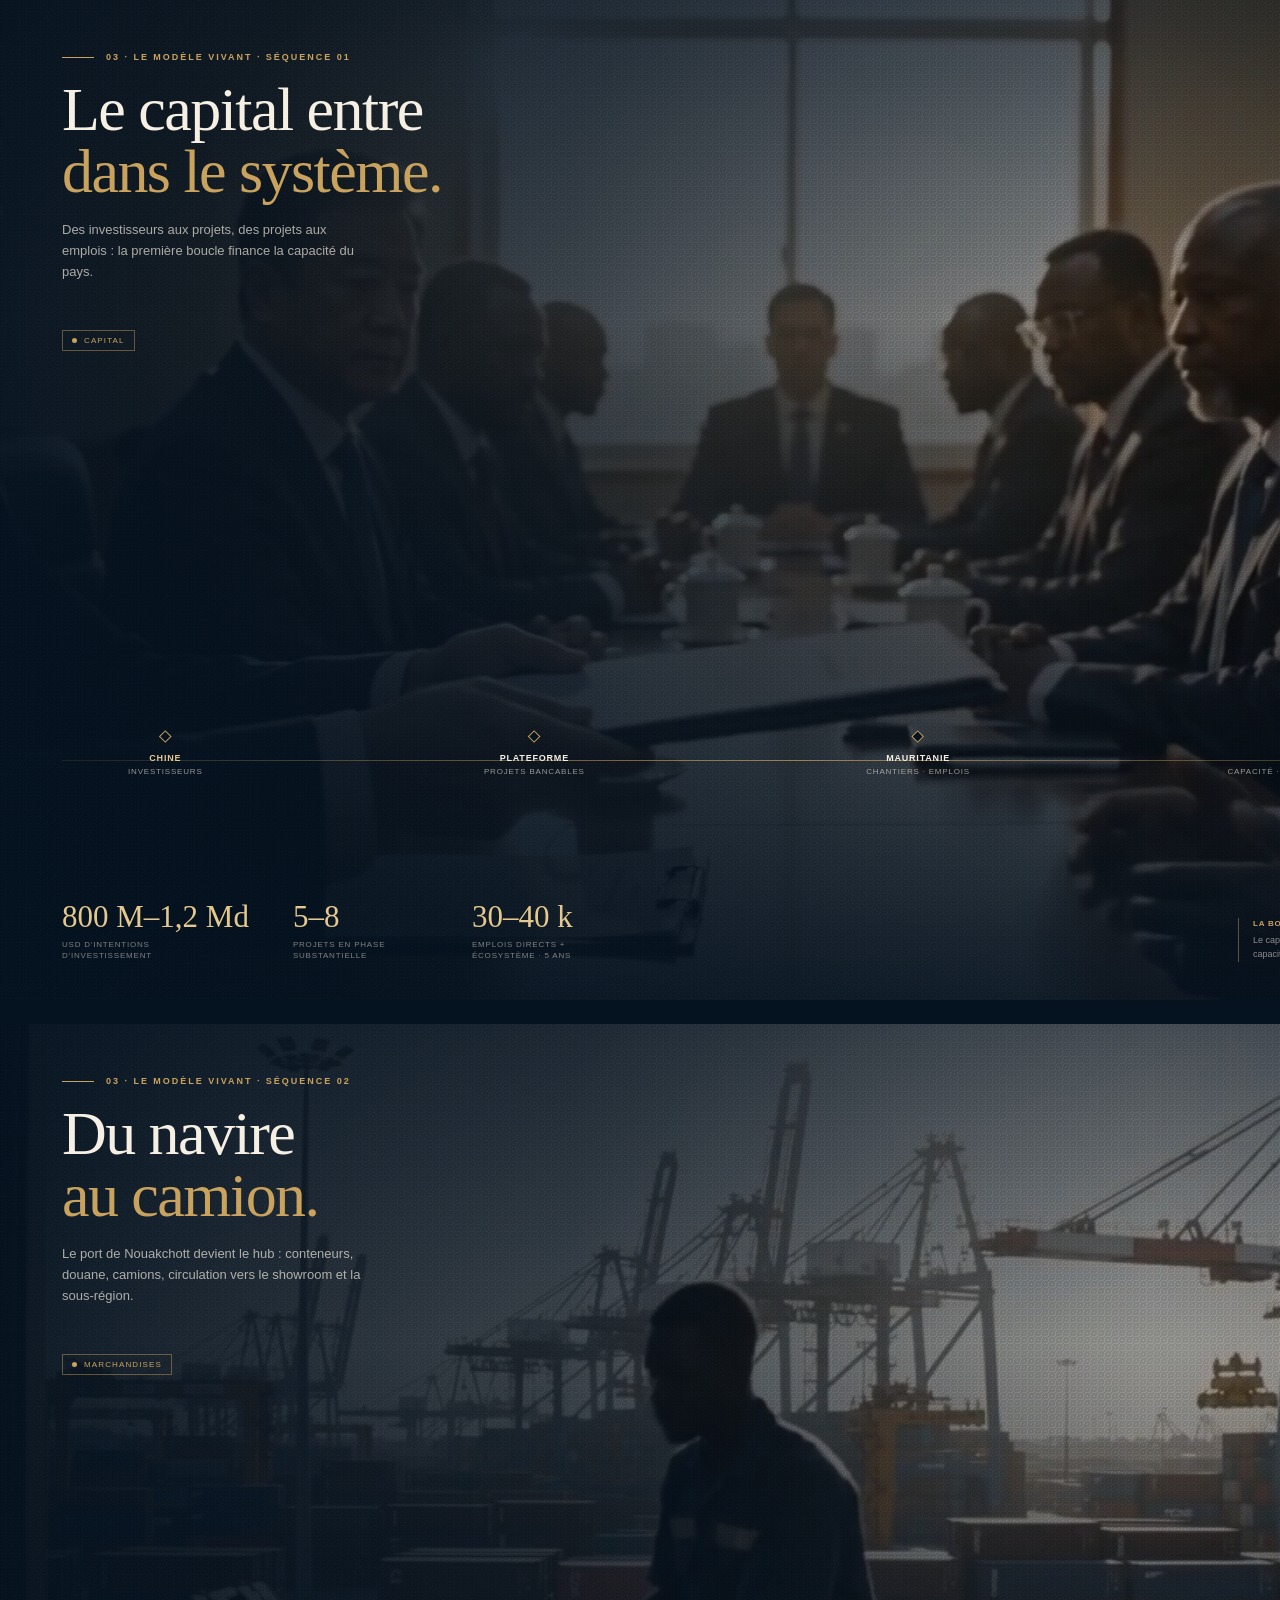
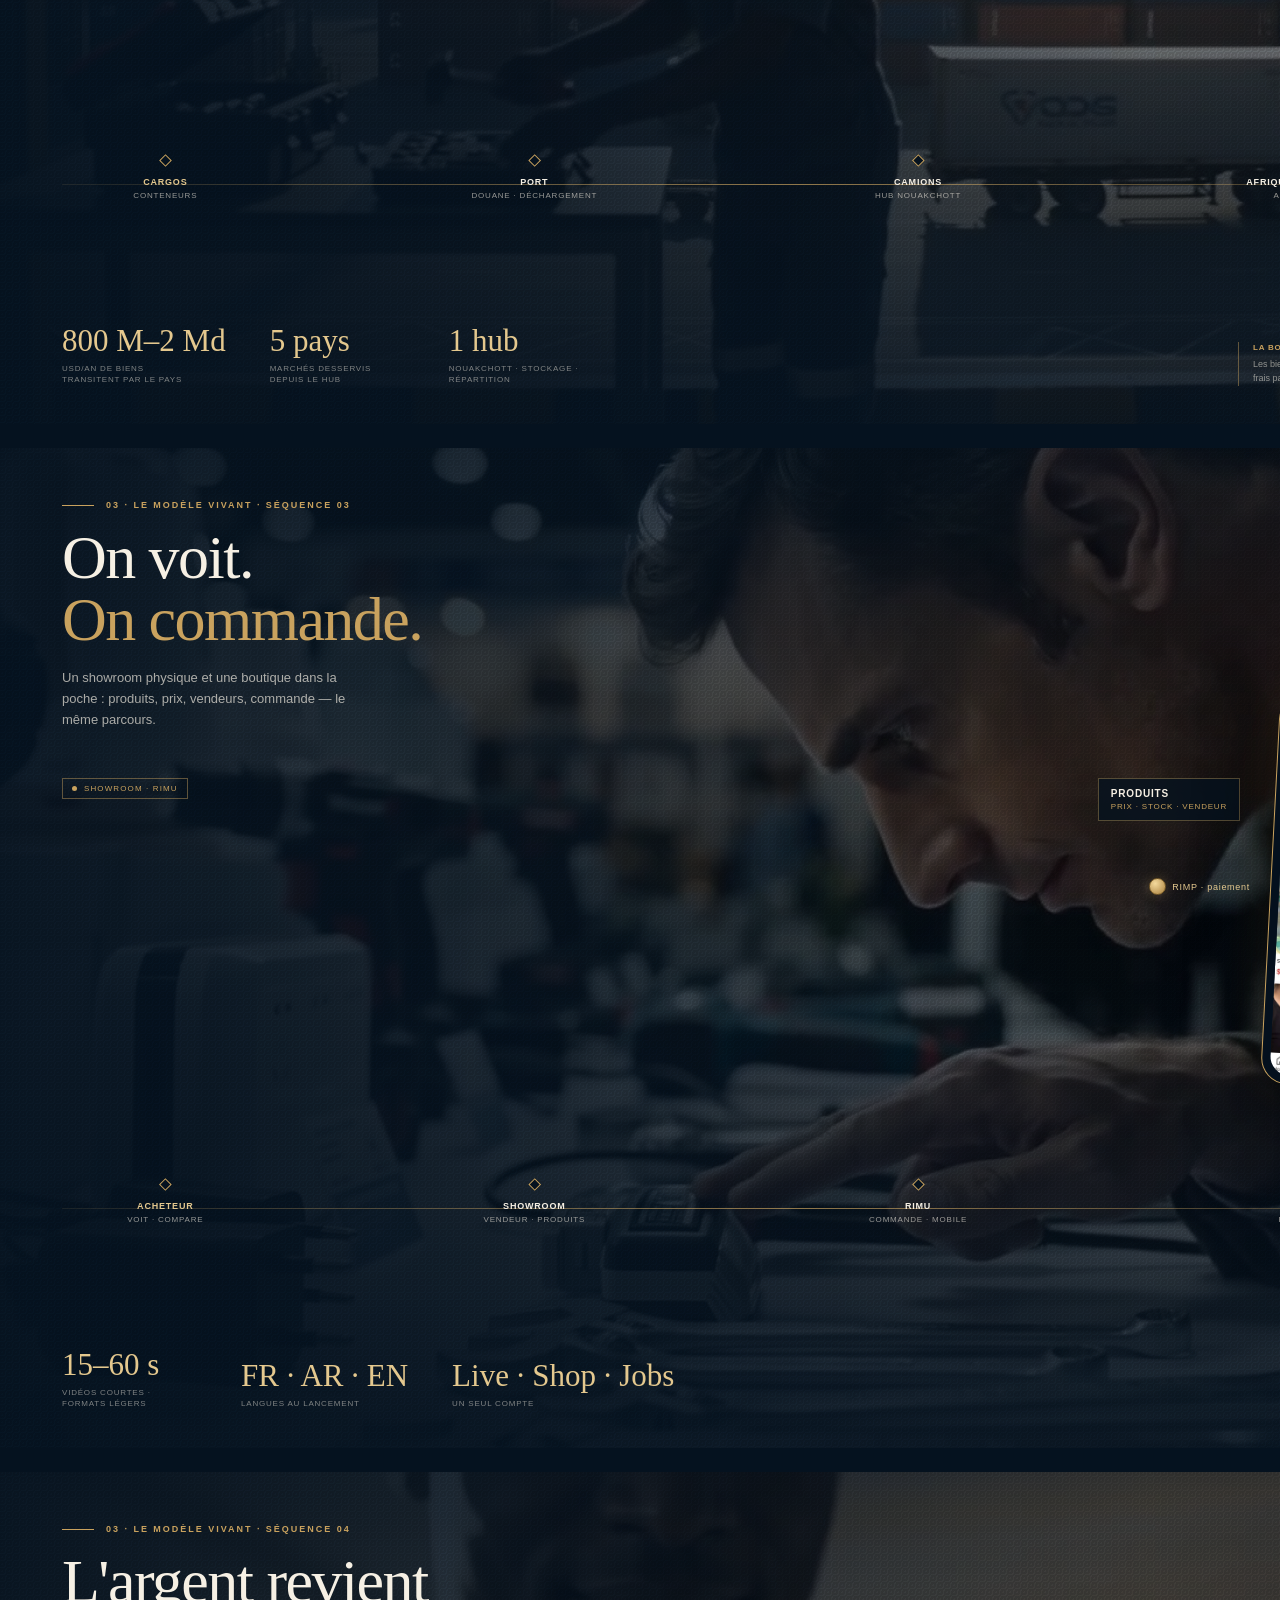
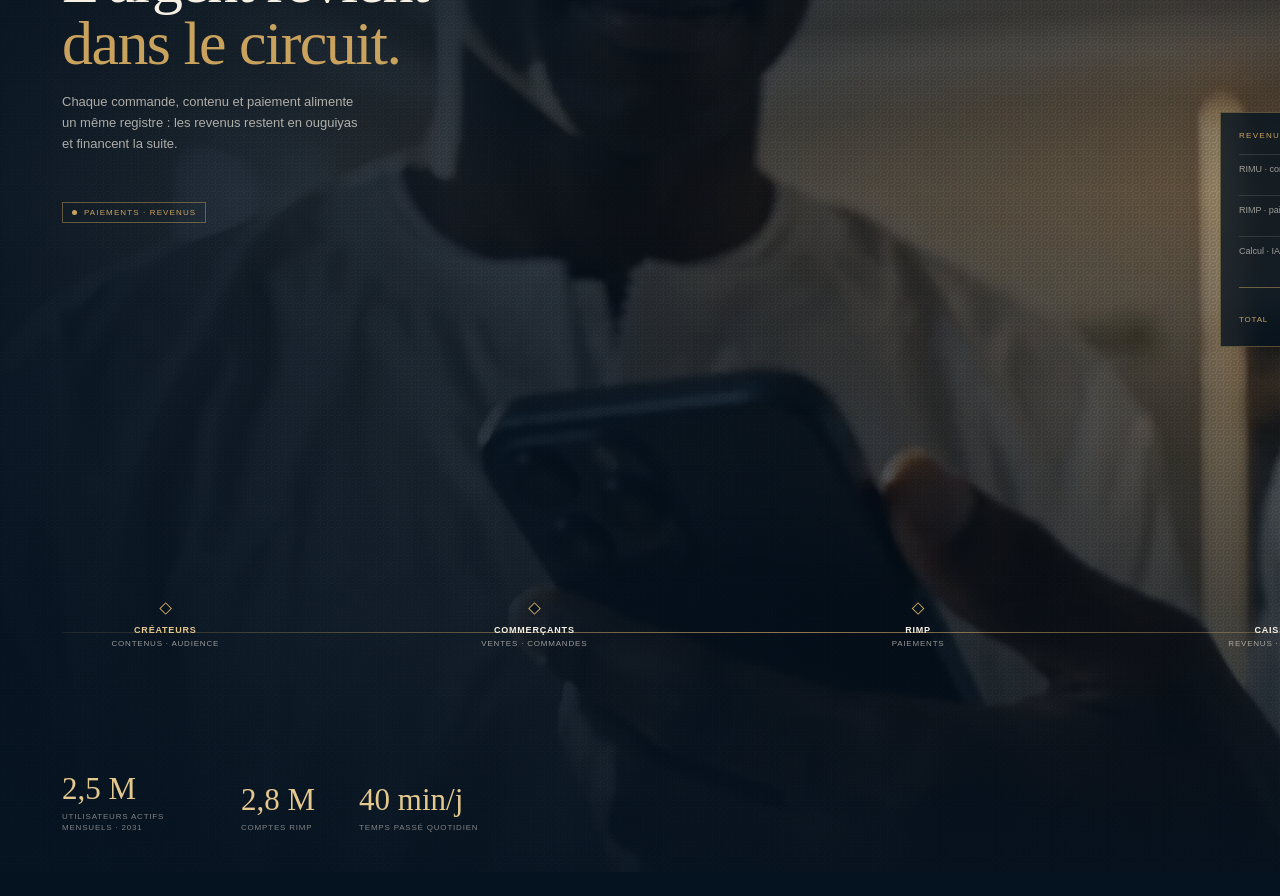
<file: wireframes/cinema-realistic.html>
<!doctype html><html><head><meta charset="utf-8"><style>
*{box-sizing:border-box;margin:0;padding:0}
body{width:1600px;background:#05121F;color:#F6F0E4;font-family:'Avenir Next','PingFang SC',sans-serif}
.plate{position:relative;width:1600px;height:1000px;overflow:hidden;background:#05121F;margin-bottom:24px}
.photo{position:absolute;inset:0;background-size:cover;background-position:center;filter:saturate(.88) contrast(1.06) brightness(.66)}
.p1{background-image:url(diorama-meeting.jpg)}
.p2{background-image:url(diorama-port.jpg);background-position:center 45%}
.p3{background-image:url(diorama-tablet.jpg);background-position:center 45%}
.p4{background-image:url(diorama-phone.jpg);background-position:center 40%}
.shade{position:absolute;inset:0;background:linear-gradient(90deg,rgba(5,18,31,.94) 0%,rgba(5,18,31,.66) 36%,rgba(5,18,31,.12) 72%),linear-gradient(180deg,rgba(5,18,31,.55) 0%,transparent 32%,rgba(5,18,31,.88) 100%)}
.grain{position:absolute;inset:0;opacity:.12;background-image:repeating-radial-gradient(circle at 30% 20%,#fff 0 1px,transparent 1px 3px);background-size:7px 7px;mix-blend-mode:overlay;pointer-events:none}
.head{position:absolute;left:62px;top:52px;z-index:3;max-width:880px}
.kicker{display:flex;align-items:center;gap:12px;font-size:9px;font-weight:700;letter-spacing:.22em;text-transform:uppercase;color:#C9A25E;margin-bottom:16px}
.kicker::before{content:'';width:32px;height:1px;background:#C9A25E}
h1{font-family:Didot,Georgia,serif;font-weight:400;font-size:62px;line-height:1;letter-spacing:-.025em}
h1 span{color:#C9A25E}
.lead{max-width:42ch;margin-top:18px;font-size:13px;line-height:1.6;color:rgba(246,240,228,.68)}
.tag{position:absolute;left:62px;top:330px;z-index:3;display:inline-flex;align-items:center;gap:7px;border:1px solid rgba(201,162,94,.45);padding:5px 9px;font-size:8px;letter-spacing:.14em;text-transform:uppercase;color:#C9A25E}
.tag::before{content:'';width:5px;height:5px;background:#C9A25E;border-radius:50%}
.seq{position:absolute;right:62px;top:54px;z-index:3;font-size:8px;line-height:1.9;letter-spacing:.14em;text-transform:uppercase;color:rgba(246,240,228,.4);text-align:right}
.seq b{color:#C9A25E;font-weight:500}
.flow{position:absolute;left:62px;right:62px;bottom:210px;height:58px;z-index:3}
.rail{position:absolute;left:0;right:0;top:28px;height:1px;background:linear-gradient(90deg,rgba(201,162,94,.1),rgba(201,162,94,.7),rgba(201,162,94,.1))}
.node{position:absolute;top:0;transform:translateX(-50%);text-align:center;font-size:8px;letter-spacing:.1em;text-transform:uppercase;color:rgba(246,240,228,.6);white-space:nowrap}
.node::before{content:'';display:block;width:7px;height:7px;border:1px solid #C9A25E;background:#05121F;transform:rotate(45deg);margin:0 auto 12px}
.node b{display:block;font-size:9px;font-weight:600;color:#F6F0E4;margin-bottom:4px}
.node.gold b{color:#E4C88E}
.data{position:absolute;left:62px;bottom:38px;z-index:3;display:flex;gap:44px;align-items:flex-end}
.metric b{display:block;font-family:Didot,Georgia,serif;font-size:31px;font-weight:400;line-height:1;color:#E4C88E}
.metric span{display:block;margin-top:7px;max-width:135px;font-size:8px;letter-spacing:.1em;text-transform:uppercase;line-height:1.45;color:rgba(246,240,228,.5)}
.sidecard{position:absolute;right:62px;bottom:38px;z-index:3;max-width:300px;border-left:1px solid rgba(201,162,94,.45);padding-left:14px;font-size:9px;line-height:1.55;color:rgba(246,240,228,.55)}
.sidecard b{display:block;color:#C9A25E;font-weight:600;letter-spacing:.1em;text-transform:uppercase;font-size:8px;margin-bottom:4px}
.phone{position:absolute;right:140px;top:250px;z-index:4;width:190px;height:390px;border-radius:26px;border:1px solid #C9A25E;background:#04101D;box-shadow:0 28px 70px rgba(0,0,0,.55),0 0 50px rgba(201,162,94,.12);padding:8px;transform:rotate(3deg)}
.phone img{width:100%;height:100%;object-fit:cover;border-radius:19px;display:block}
.phone::after{content:'';position:absolute;left:50%;top:10px;transform:translateX(-50%);width:46px;height:5px;border-radius:3px;background:#04101D}
.pricetag{position:absolute;right:360px;top:330px;z-index:4;background:rgba(5,18,31,.8);border:1px solid rgba(201,162,94,.4);padding:9px 12px;font-size:8px;letter-spacing:.1em;text-transform:uppercase;color:#C9A25E;backdrop-filter:blur(8px)}
.pricetag b{display:block;color:#F6F0E4;font-size:10px;margin-bottom:3px}
.coins{position:absolute;right:350px;top:430px;z-index:4;display:flex;gap:6px;align-items:center;color:#E4C88E;font-size:9px;letter-spacing:.08em}
.coin{width:17px;height:17px;border-radius:50%;background:radial-gradient(circle at 35% 30%,#F4D99C,#A9803D);border:1px solid #7C5F2B;box-shadow:0 0 12px rgba(201,162,94,.3)}
.rev{position:absolute;right:70px;top:240px;z-index:4;width:310px;background:rgba(5,18,31,.78);border:1px solid rgba(201,162,94,.4);padding:18px;backdrop-filter:blur(10px)}
.rev .k{font-size:8px;letter-spacing:.16em;text-transform:uppercase;color:#C9A25E;margin-bottom:14px}
.rev .row{display:grid;grid-template-columns:1fr auto;gap:10px;padding:9px 0;border-top:1px solid rgba(246,240,228,.12);font-size:9px;color:rgba(246,240,228,.6)}
.rev .row b{color:#F6F0E4;font-family:Didot,Georgia,serif;font-size:19px;font-weight:400}
.rev .total{display:flex;justify-content:space-between;align-items:baseline;margin-top:10px;border-top:1px solid rgba(201,162,94,.5);padding-top:12px}
.rev .total span{font-size:8px;letter-spacing:.1em;text-transform:uppercase;color:#C9A25E}
.rev .total b{font-family:Didot,Georgia,serif;font-size:25px;font-weight:400;color:#E4C88E}
.note{position:absolute;right:62px;bottom:38px;z-index:4;font-size:7px;letter-spacing:.12em;text-transform:uppercase;color:rgba(246,240,228,.32);text-align:right;line-height:1.7}
.filmstrip{position:absolute;left:62px;bottom:38px;z-index:4;font-size:7px;letter-spacing:.12em;text-transform:uppercase;color:rgba(246,240,228,.34)}
</style></head><body>

<section class="plate" id="real-1">
 <div class="photo p1"></div><div class="shade"></div><div class="grain"></div>
 <div class="head"><div class="kicker">03 · LE MODÈLE VIVANT · SÉQUENCE 01</div><h1>Le capital entre<br><span>dans le système.</span></h1><p class="lead">Des investisseurs aux projets, des projets aux emplois : la première boucle finance la capacité du pays.</p></div>
 <div class="tag">CAPITAL</div>
 <div class="seq"><b>VERSION CINEMATIQUE</b><br>LE MODÈLE VIVANT<br>4 SÉQUENCES · 40–45 S</div>
 <div class="flow"><div class="rail"></div>
  <div class="node gold" style="left:7%"><b>CHINE</b>Investisseurs</div>
  <div class="node" style="left:32%"><b>PLATEFORME</b>Projets bancables</div>
  <div class="node" style="left:58%"><b>MAURITANIE</b>Chantiers · emplois</div>
  <div class="node" style="left:84%"><b>RETOUR</b>Capacité · réinvestissement</div>
 </div>
 <div class="data"><div class="metric"><b>800 M–1,2 Md</b><span>USD d'intentions d'investissement</span></div><div class="metric"><b>5–8</b><span>projets en phase substantielle</span></div><div class="metric"><b>30–40 k</b><span>emplois directs + écosystème · 5 ans</span></div></div>
 <div class="sidecard"><b>La boucle</b>Le capital entre, les projets se montent, les emplois arrivent — puis la capacité revient financer la suite.</div>
 <div class="note">PHOTO STILLS + OVERLAY INFOGRAPHIQUE<br>MAQUETTE · NON FINAL</div>
</section>

<section class="plate" id="real-2">
 <div class="photo p2"></div><div class="shade"></div><div class="grain"></div>
 <div class="head"><div class="kicker">03 · LE MODÈLE VIVANT · SÉQUENCE 02</div><h1>Du navire<br><span>au camion.</span></h1><p class="lead">Le port de Nouakchott devient le hub : conteneurs, douane, camions, circulation vers le showroom et la sous-région.</p></div>
 <div class="tag">MARCHANDISES</div>
 <div class="seq"><b>VERSION CINEMATIQUE</b><br>LE MODÈLE VIVANT<br>4 SÉQUENCES · 40–45 S</div>
 <div class="flow"><div class="rail"></div>
  <div class="node gold" style="left:7%"><b>CARGOS</b>Conteneurs</div>
  <div class="node" style="left:32%"><b>PORT</b>Douane · déchargement</div>
  <div class="node" style="left:58%"><b>CAMIONS</b>Hub Nouakchott</div>
  <div class="node" style="left:84%"><b>AFRIQUE DE L'OUEST</b>Acheteurs</div>
 </div>
 <div class="data"><div class="metric"><b>800 M–2 Md</b><span>USD/an de biens transitent par le pays</span></div><div class="metric"><b>5 pays</b><span>marchés desservis depuis le hub</span></div><div class="metric"><b>1 hub</b><span>Nouakchott · stockage · répartition</span></div></div>
 <div class="sidecard"><b>La boucle</b>Les biens arrivent, se stockent, se répartissent ; les paiements et les frais passent par RIMP.</div>
 <div class="note">PHOTO STILLS + OVERLAY INFOGRAPHIQUE<br>MAQUETTE · NON FINAL</div>
</section>

<section class="plate" id="real-3">
 <div class="photo p3"></div><div class="shade"></div><div class="grain"></div>
 <div class="head"><div class="kicker">03 · LE MODÈLE VIVANT · SÉQUENCE 03</div><h1>On voit.<br><span>On commande.</span></h1><p class="lead">Un showroom physique et une boutique dans la poche : produits, prix, vendeurs, commande — le même parcours.</p></div>
 <div class="tag">SHOWROOM · RIMU</div>
 <div class="seq"><b>VERSION CINEMATIQUE</b><br>LE MODÈLE VIVANT<br>4 SÉQUENCES · 40–45 S</div>
 <div class="pricetag"><b>PRODUITS</b>prix · stock · vendeur</div>
 <div class="phone"><img src="../site/assets/img/rimu/02-marche.webp" alt=""></div>
 <div class="coins"><span class="coin"></span><span>RIMP · paiement</span></div>
 <div class="flow"><div class="rail"></div>
  <div class="node gold" style="left:7%"><b>ACHETEUR</b>Voit · compare</div>
  <div class="node" style="left:32%"><b>SHOWROOM</b>Vendeur · produits</div>
  <div class="node" style="left:58%"><b>RIMU</b>Commande · mobile</div>
  <div class="node" style="left:84%"><b>RIMP</b>Paiement</div>
 </div>
 <div class="data"><div class="metric"><b>15–60 s</b><span>vidéos courtes · formats légers</span></div><div class="metric"><b>FR · AR · EN</b><span>langues au lancement</span></div><div class="metric"><b>Live · Shop · Jobs</b><span>un seul compte</span></div></div>
 <div class="note">PHOTO STILLS + UI RIMU<br>MAQUETTE · NON FINAL</div>
</section>

<section class="plate" id="real-4">
 <div class="photo p4"></div><div class="shade"></div><div class="grain"></div>
 <div class="head"><div class="kicker">03 · LE MODÈLE VIVANT · SÉQUENCE 04</div><h1>L'argent revient<br><span>dans le circuit.</span></h1><p class="lead">Chaque commande, contenu et paiement alimente un même registre : les revenus restent en ouguiyas et financent la suite.</p></div>
 <div class="tag">PAIEMENTS · REVENUS</div>
 <div class="seq"><b>VERSION CINEMATIQUE</b><br>LE MODÈLE VIVANT<br>4 SÉQUENCES · 40–45 S</div>
 <div class="rev"><div class="k">REVENUS 2031 · CAISSE COMMUNE</div><div class="row"><span>RIMU · contenus</span><b>30–50 M</b></div><div class="row"><span>RIMP · paiements</span><b>90–140 M</b></div><div class="row"><span>Calcul · IA</span><b>30–40 M</b></div><div class="total"><span>TOTAL</span><b>150–220 M USD</b></div></div>
 <div class="flow"><div class="rail"></div>
  <div class="node gold" style="left:7%"><b>CRÉATEURS</b>Contenus · audience</div>
  <div class="node" style="left:32%"><b>COMMERÇANTS</b>Ventes · commandes</div>
  <div class="node" style="left:58%"><b>RIMP</b>Paiements</div>
  <div class="node" style="left:84%"><b>CAISSE COMMUNE</b>Revenus · réinvestissement</div>
 </div>
 <div class="data"><div class="metric"><b>2,5 M</b><span>utilisateurs actifs mensuels · 2031</span></div><div class="metric"><b>2,8 M</b><span>comptes RIMP</span></div><div class="metric"><b>40 min/j</b><span>temps passé quotidien</span></div></div>
 <div class="note">PHOTO STILLS + OVERLAY INFOGRAPHIQUE<br>MAQUETTE · NON FINAL</div>
</section>

</body></html>
</file>
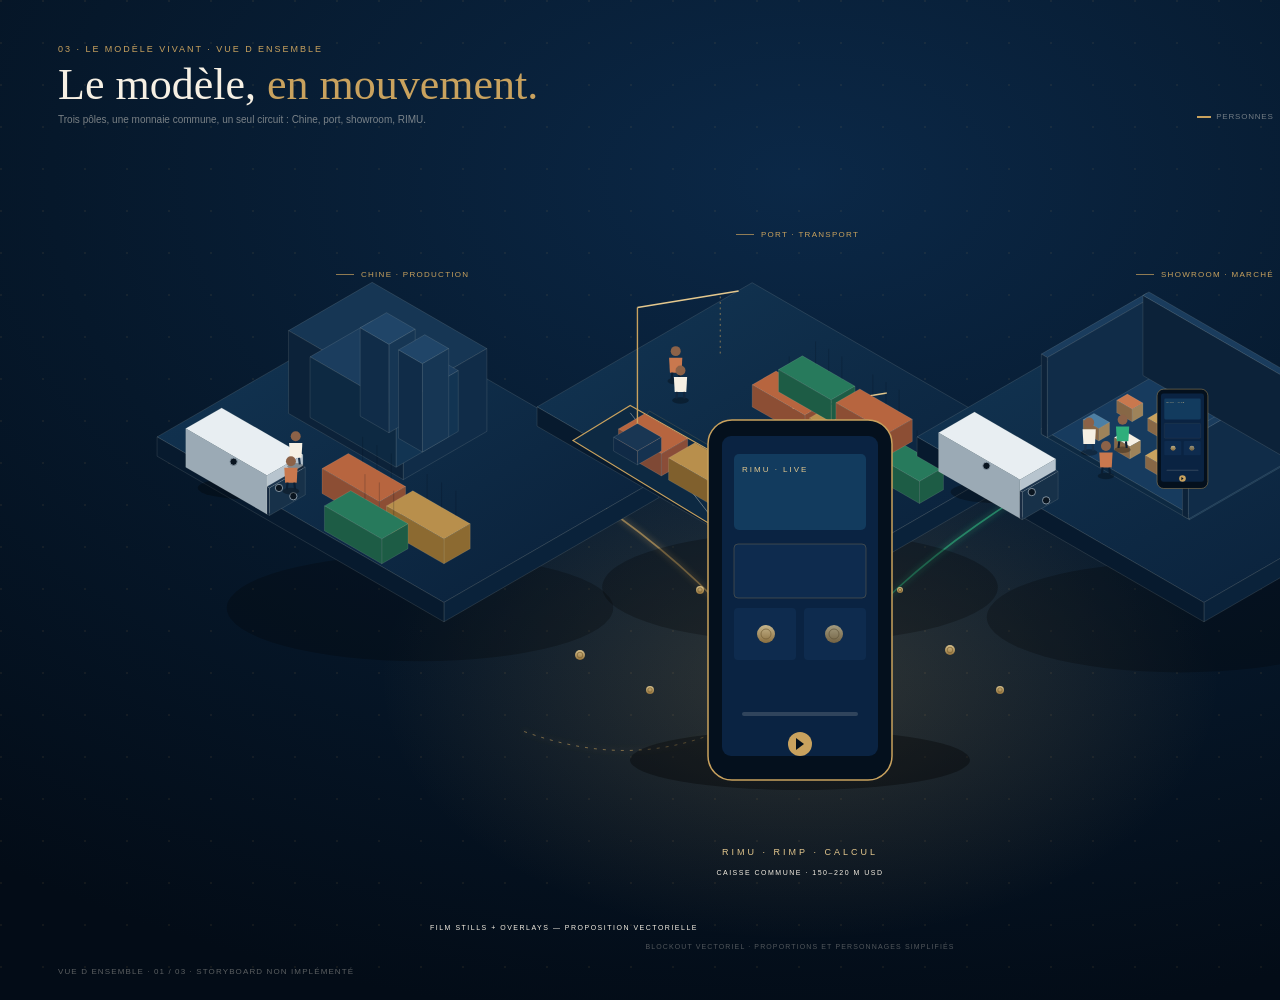
<file: wireframes/iso-overview.html>
<!doctype html><html><head><meta charset="utf-8"><style>
*{margin:0;padding:0;box-sizing:border-box}body{width:1600px;height:1000px;background:#030C17;color:#F6F0E4;font-family:'Avenir Next','PingFang SC',sans-serif;overflow:hidden;position:relative}
.scene{position:relative;width:1600px;height:1000px;background:radial-gradient(900px 500px at 50% 20%,#0B2847 0%,#06182B 55%,#030C17 100%)}
svg.art{position:absolute;inset:0;width:100%;height:100%}
.head{position:absolute;left:58px;top:44px;z-index:3}
.k{font-size:9px;letter-spacing:.22em;text-transform:uppercase;color:#C9A25E;margin-bottom:8px}
h1{font-family:Didot,Georgia,serif;font-weight:400;font-size:44px;line-height:1.05}
h1 span{color:#C9A25E}
.sub{font-size:10px;color:rgba(246,240,228,.48);margin-top:6px;max-width:640px}
.seq{position:absolute;right:58px;top:48px;z-index:3;font-size:8px;letter-spacing:.18em;text-transform:uppercase;color:rgba(246,240,228,.44);text-align:right;line-height:1.8}
.seq b{color:#C9A25E;font-weight:500}
.legend{position:absolute;right:58px;top:112px;z-index:3;display:flex;gap:18px;font-size:8px;letter-spacing:.1em;text-transform:uppercase;color:rgba(246,240,228,.45)}
.legend i{display:inline-block;width:14px;height:2px;margin-right:5px;vertical-align:middle}
.foot{position:absolute;left:58px;bottom:24px;z-index:3;font-size:8px;letter-spacing:.14em;text-transform:uppercase;color:rgba(246,240,228,.36)}
.foot b{color:#C9A25E;font-weight:500}
.badge{position:absolute;right:58px;bottom:24px;z-index:3;border:1px solid rgba(201,162,94,.35);padding:5px 8px;font-size:8px;letter-spacing:.12em;text-transform:uppercase;color:#C9A25E}
.zonetag{position:absolute;z-index:4;font-size:8px;letter-spacing:.16em;text-transform:uppercase;color:#C9A25E;display:flex;align-items:center;gap:7px}
.zonetag::before{content:"";width:18px;height:1px;background:#C9A25E;opacity:.7}
.z1{left:21%;top:27%}.z2{left:46%;top:23%}.z3{left:71%;top:27%}.z4{left:50%;top:82%;transform:translateX(-50%)}
.blocknote{position:absolute;left:50%;bottom:50px;transform:translateX(-50%);z-index:3;font-size:7px;letter-spacing:.16em;text-transform:uppercase;color:rgba(246,240,228,.32);white-space:nowrap}
</style></head><body><div class="scene"><svg class="art" viewBox="0 0 1600 1000" preserveAspectRatio="xMidYMid slice"><defs>
<radialGradient id="bg" cx="50%" cy="18%" r="85%"><stop offset="0%" stop-color="#0B2847"/><stop offset="55%" stop-color="#06182B"/><stop offset="100%" stop-color="#030C17"/></radialGradient>
<radialGradient id="halo" cx="50%" cy="50%" r="50%"><stop offset="0%" stop-color="#C9A25E" stop-opacity=".22"/><stop offset="100%" stop-color="#C9A25E" stop-opacity="0"/></radialGradient>
<linearGradient id="goldc" x1="0" y1="0" x2="0" y2="1"><stop offset="0%" stop-color="#F4D99C"/><stop offset="100%" stop-color="#A9803D"/></linearGradient>
<linearGradient id="islandtop" x1="0" y1="0" x2="1" y2="1"><stop offset="0%" stop-color="#123553"/><stop offset="100%" stop-color="#0A2039"/></linearGradient>
<pattern id="dots" width="42" height="42" patternUnits="userSpaceOnUse"><circle cx="1" cy="1" r="1" fill="#C9A25E" opacity=".13"/></pattern>
<filter id="glow" x="-50%" y="-50%" width="200%" height="200%"><feGaussianBlur stdDeviation="3.2" result="b"/><feMerge><feMergeNode in="b"/><feMergeNode in="SourceGraphic"/></feMerge></filter>
<filter id="softglow" x="-50%" y="-50%" width="200%" height="200%"><feGaussianBlur stdDeviation="12"/></filter>
</defs><g><rect width="1600" height="1000" fill="url(#bg)"/><rect width="1600" height="1000" fill="url(#dots)" opacity=".8"/><ellipse cx="800" cy="680" rx="420" ry="260" fill="url(#halo)"/><path d="M 445 430 C 560 460 690 560 760 650" fill="none" stroke="#C9A25E" stroke-width="1.6" opacity=".7" filter="url(#glow)"/><path d="M 800 410 C 800 500 800 570 800 630" fill="none" stroke="#C9784E" stroke-width="1.6" opacity=".7" filter="url(#glow)"/><path d="M 1155 430 C 1040 470 900 570 840 650" fill="none" stroke="#2FAE7B" stroke-width="1.6" opacity=".7" filter="url(#glow)"/><path d="M 760 710 C 680 760 600 760 520 730" fill="none" stroke="#C9A25E" stroke-width="0.8" opacity=".7" filter="url(#glow)" stroke-dasharray="3 6"/><g transform="translate(420 470) scale(.92)"><ellipse cx="0.0" cy="150.0" rx="210.0" ry="58.0" fill="#000" opacity="0.25"/><polygon points="-52.0,-171.0 259.8,9.0 26.0,144.0 -285.8,-36.0" fill="url(#islandtop)" stroke="rgba(246,240,228,.12)" stroke-width="1" opacity="1"/><polygon points="259.8,9.0 259.8,30.0 26.0,165.0 26.0,144.0" fill="#0A223A" stroke="rgba(246,240,228,.12)" stroke-width="1" opacity="1"/><polygon points="-285.8,-36.0 26.0,144.0 26.0,165.0 -285.8,-15.0" fill="#071A2E" stroke="rgba(246,240,228,.12)" stroke-width="1" opacity="1"/><polygon points="-52.0,-204.0 72.7,-132.0 -18.2,-79.5 -142.9,-151.5" fill="#163654" stroke="rgba(246,240,228,.12)" stroke-width="1" opacity="1"/><polygon points="72.7,-132.0 72.7,-42.0 -18.2,10.5 -18.2,-79.5" fill="#102C48" stroke="rgba(246,240,228,.12)" stroke-width="1" opacity="1"/><polygon points="-142.9,-151.5 -18.2,-79.5 -18.2,10.5 -142.9,-61.5" fill="#0C2239" stroke="rgba(246,240,228,.12)" stroke-width="1" opacity="1"/><polygon points="-52.0,-162.0 41.6,-108.0 -26.0,-69.0 -119.5,-123.0" fill="#1B3D5E" stroke="rgba(246,240,228,.12)" stroke-width="1" opacity="1"/><polygon points="41.6,-108.0 41.6,-42.0 -26.0,-3.0 -26.0,-69.0" fill="#123452" stroke="rgba(246,240,228,.12)" stroke-width="1" opacity="1"/><polygon points="-119.5,-123.0 -26.0,-69.0 -26.0,-3.0 -119.5,-57.0" fill="#0D2942" stroke="rgba(246,240,228,.12)" stroke-width="1" opacity="1"/><polygon points="-36.4,-171.0 -5.2,-153.0 -33.8,-136.5 -65.0,-154.5" fill="#204568" stroke="rgba(246,240,228,.12)" stroke-width="1" opacity="1"/><polygon points="-5.2,-153.0 -5.2,-57.0 -33.8,-40.5 -33.8,-136.5" fill="#163654" stroke="rgba(246,240,228,.12)" stroke-width="1" opacity="1"/><polygon points="-65.0,-154.5 -33.8,-136.5 -33.8,-40.5 -65.0,-58.5" fill="#102C48" stroke="rgba(246,240,228,.12)" stroke-width="1" opacity="1"/><polygon points="5.2,-147.0 31.2,-132.0 2.6,-115.5 -23.4,-130.5" fill="#204568" stroke="rgba(246,240,228,.12)" stroke-width="1" opacity="1"/><polygon points="31.2,-132.0 31.2,-36.0 2.6,-19.5 2.6,-115.5" fill="#163654" stroke="rgba(246,240,228,.12)" stroke-width="1" opacity="1"/><polygon points="-23.4,-130.5 2.6,-115.5 2.6,-19.5 -23.4,-34.5" fill="#102C48" stroke="rgba(246,240,228,.12)" stroke-width="1" opacity="1"/><polygon points="-77.9,-18.0 -15.6,18.0 -44.2,34.5 -106.5,-1.5" fill="#B7653F" stroke="rgba(246,240,228,.12)" stroke-width="1" opacity="1"/><polygon points="-15.6,18.0 -15.6,45.0 -44.2,61.5 -44.2,34.5" fill="#8C4E34" stroke="rgba(246,240,228,.12)" stroke-width="1" opacity="1"/><polygon points="-106.5,-1.5 -44.2,34.5 -44.2,61.5 -106.5,25.5" fill="#8C4E34" stroke="rgba(246,240,228,.12)" stroke-width="1" opacity="1"/><polyline points="-62.4,-9.0 -62.4,-36.0" fill="none" stroke="rgba(5,18,31,.38)" stroke-width="0.6" opacity="1"/><polyline points="-46.8,0.0 -46.8,-27.0" fill="none" stroke="rgba(5,18,31,.38)" stroke-width="0.6" opacity="1"/><polyline points="-31.2,9.0 -31.2,-18.0" fill="none" stroke="rgba(5,18,31,.38)" stroke-width="0.6" opacity="1"/><polygon points="-7.8,22.5 54.6,58.5 26.0,75.0 -36.4,39.0" fill="#B88F4C" stroke="rgba(246,240,228,.12)" stroke-width="1" opacity="1"/><polygon points="54.6,58.5 54.6,85.5 26.0,102.0 26.0,75.0" fill="#8C6A31" stroke="rgba(246,240,228,.12)" stroke-width="1" opacity="1"/><polygon points="-36.4,39.0 26.0,75.0 26.0,102.0 -36.4,66.0" fill="#8C6A31" stroke="rgba(246,240,228,.12)" stroke-width="1" opacity="1"/><polyline points="7.8,31.5 7.8,4.5" fill="none" stroke="rgba(5,18,31,.38)" stroke-width="0.6" opacity="1"/><polyline points="23.4,40.5 23.4,13.5" fill="none" stroke="rgba(5,18,31,.38)" stroke-width="0.6" opacity="1"/><polyline points="39.0,49.5 39.0,22.5" fill="none" stroke="rgba(5,18,31,.38)" stroke-width="0.6" opacity="1"/><polygon points="-75.3,22.5 -13.0,58.5 -41.6,75.0 -103.9,39.0" fill="#277A5C" stroke="rgba(246,240,228,.12)" stroke-width="1" opacity="1"/><polygon points="-13.0,58.5 -13.0,85.5 -41.6,102.0 -41.6,75.0" fill="#1D5C45" stroke="rgba(246,240,228,.12)" stroke-width="1" opacity="1"/><polygon points="-103.9,39.0 -41.6,75.0 -41.6,102.0 -103.9,66.0" fill="#1D5C45" stroke="rgba(246,240,228,.12)" stroke-width="1" opacity="1"/><polyline points="-59.8,31.5 -59.8,4.5" fill="none" stroke="rgba(5,18,31,.38)" stroke-width="0.6" opacity="1"/><polyline points="-44.2,40.5 -44.2,13.5" fill="none" stroke="rgba(5,18,31,.38)" stroke-width="0.6" opacity="1"/><polyline points="-28.6,49.5 -28.6,22.5" fill="none" stroke="rgba(5,18,31,.38)" stroke-width="0.6" opacity="1"/><ellipse cx="-189.7" cy="19.5" rx="52.0" ry="12.0" fill="#000" opacity="0.3"/><polygon points="-215.6,-67.5 -127.3,-16.5 -166.3,6.0 -254.6,-45.0" fill="#E8EEF2" stroke="rgba(246,240,228,.12)" stroke-width="1" opacity="1"/><polygon points="-127.3,-16.5 -127.3,25.5 -166.3,48.0 -166.3,6.0" fill="#B7C4CE" stroke="rgba(246,240,228,.12)" stroke-width="1" opacity="1"/><polygon points="-254.6,-45.0 -166.3,6.0 -166.3,48.0 -254.6,-3.0" fill="#9BAAB5" stroke="rgba(246,240,228,.12)" stroke-width="1" opacity="1"/><polygon points="-127.3,-4.5 -124.7,-3.0 -163.7,19.5 -166.3,18.0" fill="#1B334D" stroke="rgba(246,240,228,.12)" stroke-width="1" opacity="1"/><polygon points="-124.7,-3.0 -124.7,27.0 -163.7,49.5 -163.7,19.5" fill="#173149" stroke="rgba(246,240,228,.12)" stroke-width="1" opacity="1"/><polygon points="-166.3,18.0 -163.7,19.5 -163.7,49.5 -166.3,48.0" fill="#12263D" stroke="rgba(246,240,228,.12)" stroke-width="1" opacity="1"/><circle cx="-202.6" cy="-9.0" r="4" fill="#0A1520" stroke="#8B9AA7" stroke-width="1"/><circle cx="-153.3" cy="19.5" r="4" fill="#0A1520" stroke="#8B9AA7" stroke-width="1"/><circle cx="-137.7" cy="28.5" r="4" fill="#0A1520" stroke="#8B9AA7" stroke-width="1"/><g><ellipse cx="-135.1" cy="-4.0" rx="9.0" ry="3.6" fill="#000" opacity="0.3"/><circle cx="-135.1" cy="-36.6" r="5.4" fill="#8C6248"/><path d="M -142.3 -29.4 L -127.9 -29.4 L -128.8 -13.2 L -141.4 -13.2 Z" fill="#F6F0E4"/><path d="M -138.7 -13.2 L -139.6 -6.0 M -131.5 -13.2 L -130.6 -6.0" stroke="#1B334D" stroke-width="2.3" /></g><g><ellipse cx="-140.3" cy="23.0" rx="9.0" ry="3.6" fill="#000" opacity="0.3"/><circle cx="-140.3" cy="-9.6" r="5.4" fill="#8C6248"/><path d="M -147.5 -2.4 L -133.1 -2.4 L -134.0 13.8 L -146.6 13.8 Z" fill="#C9784E"/><path d="M -143.9 13.8 L -144.8 21.0 M -136.7 13.8 L -135.8 21.0" stroke="#0B1E32" stroke-width="2.3" /></g></g><g transform="translate(800 440) scale(.92)"><ellipse cx="0.0" cy="160.0" rx="215.0" ry="60.0" fill="#000" opacity="0.26"/><polygon points="-52.0,-171.0 259.8,9.0 26.0,144.0 -285.8,-36.0" fill="url(#islandtop)" stroke="rgba(246,240,228,.12)" stroke-width="1" opacity="1"/><polygon points="259.8,9.0 259.8,30.0 26.0,165.0 26.0,144.0" fill="#0A223A" stroke="rgba(246,240,228,.12)" stroke-width="1" opacity="1"/><polygon points="-285.8,-36.0 26.0,144.0 26.0,165.0 -285.8,-15.0" fill="#071A2E" stroke="rgba(246,240,228,.12)" stroke-width="1" opacity="1"/><path d="M -163.67400000000004 -31.5 L 54.558 94.50000000000001 L -41.56799999999999 114.50000000000001 L -207.84 23.999999999999993 Z" fill="#0A2B46" stroke="rgba(201,162,94,.25)" stroke-width=".8"/><path d="M -184.5 -37.5 L -2.6 65.5 L -73.0 106.5 L -246.8 0.5 Z" fill="#0D2942" stroke="#C9A25E" stroke-width="1.2"/><path d="M -184.5 -29.5 L -73.0 113.5" stroke="#F6F0E4" stroke-width=".8" opacity=".5"/><polygon points="-168.9,-28.5 -122.1,-1.5 -150.7,15.0 -197.4,-12.0" fill="#B7653F" stroke="rgba(246,240,228,.12)" stroke-width="1" opacity="1"/><polygon points="-122.1,-1.5 -122.1,22.5 -150.7,39.0 -150.7,15.0" fill="#8A4D38" stroke="rgba(246,240,228,.12)" stroke-width="1" opacity="1"/><polygon points="-197.4,-12.0 -150.7,15.0 -150.7,39.0 -197.4,12.0" fill="#7F4935" stroke="rgba(246,240,228,.12)" stroke-width="1" opacity="1"/><polygon points="-114.3,3.0 -67.5,30.0 -96.1,46.5 -142.9,19.5" fill="#B88F4C" stroke="rgba(246,240,228,.12)" stroke-width="1" opacity="1"/><polygon points="-67.5,30.0 -67.5,54.0 -96.1,70.5 -96.1,46.5" fill="#8C6A31" stroke="rgba(246,240,228,.12)" stroke-width="1" opacity="1"/><polygon points="-142.9,19.5 -96.1,46.5 -96.1,70.5 -142.9,43.5" fill="#80602D" stroke="rgba(246,240,228,.12)" stroke-width="1" opacity="1"/><polygon points="-59.8,34.5 -13.0,61.5 -41.6,78.0 -88.3,51.0" fill="#4C6F8C" stroke="rgba(246,240,228,.12)" stroke-width="1" opacity="1"/><polygon points="-13.0,61.5 -13.0,85.5 -41.6,102.0 -41.6,78.0" fill="#3B5C77" stroke="rgba(246,240,228,.12)" stroke-width="1" opacity="1"/><polygon points="-88.3,51.0 -41.6,78.0 -41.6,102.0 -88.3,75.0" fill="#345269" stroke="rgba(246,240,228,.12)" stroke-width="1" opacity="1"/><polyline points="-176.7,12.0 -176.7,-144.0" fill="none" stroke="#C9A25E" stroke-width="1.5" opacity="1"/><polyline points="-176.7,-144.0 -66.7,-162.0" fill="none" stroke="#E4C88E" stroke-width="1.6" opacity="1"/><polyline points="-86.7,-156.0 -86.7,-92.0" fill="none" stroke="#C9A25E" stroke-width="0.7" opacity="1" stroke-dasharray="2 4"/><polygon points="-176.7,-18.0 -150.7,-3.0 -176.7,12.0 -202.6,-3.0" fill="#193653" stroke="rgba(246,240,228,.12)" stroke-width="1" opacity="1"/><polygon points="-150.7,-3.0 -150.7,12.0 -176.7,27.0 -176.7,12.0" fill="#153250" stroke="rgba(246,240,228,.12)" stroke-width="1" opacity="1"/><polygon points="-202.6,-3.0 -176.7,12.0 -176.7,27.0 -202.6,12.0" fill="#102A46" stroke="rgba(246,240,228,.12)" stroke-width="1" opacity="1"/><polyline points="-15.6,105.0 -15.6,-33.0" fill="none" stroke="#C9A25E" stroke-width="1.5" opacity="1"/><polyline points="-15.6,-33.0 94.4,-51.0" fill="none" stroke="#E4C88E" stroke-width="1.6" opacity="1"/><polyline points="74.4,-45.0 74.4,19.0" fill="none" stroke="#C9A25E" stroke-width="0.7" opacity="1" stroke-dasharray="2 4"/><polygon points="-15.6,75.0 10.4,90.0 -15.6,105.0 -41.6,90.0" fill="#193653" stroke="rgba(246,240,228,.12)" stroke-width="1" opacity="1"/><polygon points="10.4,90.0 10.4,105.0 -15.6,120.0 -15.6,105.0" fill="#153250" stroke="rgba(246,240,228,.12)" stroke-width="1" opacity="1"/><polygon points="-41.6,90.0 -15.6,105.0 -15.6,120.0 -41.6,105.0" fill="#102A46" stroke="rgba(246,240,228,.12)" stroke-width="1" opacity="1"/><polygon points="-26.0,-75.0 31.2,-42.0 5.2,-27.0 -52.0,-60.0" fill="#B7653F" stroke="rgba(246,240,228,.12)" stroke-width="1" opacity="1"/><polygon points="31.2,-42.0 31.2,-18.0 5.2,-3.0 5.2,-27.0" fill="#8C4E34" stroke="rgba(246,240,228,.12)" stroke-width="1" opacity="1"/><polygon points="-52.0,-60.0 5.2,-27.0 5.2,-3.0 -52.0,-36.0" fill="#8C4E34" stroke="rgba(246,240,228,.12)" stroke-width="1" opacity="1"/><polyline points="-11.7,-66.8 -11.7,-90.8" fill="none" stroke="rgba(5,18,31,.38)" stroke-width="0.6" opacity="1"/><polyline points="2.6,-58.5 2.6,-82.5" fill="none" stroke="rgba(5,18,31,.38)" stroke-width="0.6" opacity="1"/><polyline points="16.9,-50.2 16.9,-74.2" fill="none" stroke="rgba(5,18,31,.38)" stroke-width="0.6" opacity="1"/><polygon points="36.4,-39.0 93.5,-6.0 67.5,9.0 10.4,-24.0" fill="#B88F4C" stroke="rgba(246,240,228,.12)" stroke-width="1" opacity="1"/><polygon points="93.5,-6.0 93.5,18.0 67.5,33.0 67.5,9.0" fill="#8C6A31" stroke="rgba(246,240,228,.12)" stroke-width="1" opacity="1"/><polygon points="10.4,-24.0 67.5,9.0 67.5,33.0 10.4,0.0" fill="#8C6A31" stroke="rgba(246,240,228,.12)" stroke-width="1" opacity="1"/><polyline points="50.7,-30.8 50.7,-54.8" fill="none" stroke="rgba(5,18,31,.38)" stroke-width="0.6" opacity="1"/><polyline points="65.0,-22.5 65.0,-46.5" fill="none" stroke="rgba(5,18,31,.38)" stroke-width="0.6" opacity="1"/><polyline points="79.2,-14.2 79.2,-38.2" fill="none" stroke="rgba(5,18,31,.38)" stroke-width="0.6" opacity="1"/><polygon points="98.7,-3.0 155.9,30.0 129.9,45.0 72.7,12.0" fill="#277A5C" stroke="rgba(246,240,228,.12)" stroke-width="1" opacity="1"/><polygon points="155.9,30.0 155.9,54.0 129.9,69.0 129.9,45.0" fill="#1D5C45" stroke="rgba(246,240,228,.12)" stroke-width="1" opacity="1"/><polygon points="72.7,12.0 129.9,45.0 129.9,69.0 72.7,36.0" fill="#1D5C45" stroke="rgba(246,240,228,.12)" stroke-width="1" opacity="1"/><polyline points="113.0,5.3 113.0,-18.7" fill="none" stroke="rgba(5,18,31,.38)" stroke-width="0.6" opacity="1"/><polyline points="127.3,13.5 127.3,-10.5" fill="none" stroke="rgba(5,18,31,.38)" stroke-width="0.6" opacity="1"/><polyline points="141.6,21.8 141.6,-2.2" fill="none" stroke="rgba(5,18,31,.38)" stroke-width="0.6" opacity="1"/><polygon points="2.6,-91.5 59.8,-58.5 33.8,-43.5 -23.4,-76.5" fill="#277A5C" stroke="rgba(246,240,228,.12)" stroke-width="1" opacity="1"/><polygon points="59.8,-58.5 59.8,-34.5 33.8,-19.5 33.8,-43.5" fill="#1D5C45" stroke="rgba(246,240,228,.12)" stroke-width="1" opacity="1"/><polygon points="-23.4,-76.5 33.8,-43.5 33.8,-19.5 -23.4,-52.5" fill="#1D5C45" stroke="rgba(246,240,228,.12)" stroke-width="1" opacity="1"/><polyline points="16.9,-83.2 16.9,-107.2" fill="none" stroke="rgba(5,18,31,.38)" stroke-width="0.6" opacity="1"/><polyline points="31.2,-75.0 31.2,-99.0" fill="none" stroke="rgba(5,18,31,.38)" stroke-width="0.6" opacity="1"/><polyline points="45.5,-66.8 45.5,-90.8" fill="none" stroke="rgba(5,18,31,.38)" stroke-width="0.6" opacity="1"/><polygon points="65.0,-55.5 122.1,-22.5 96.1,-7.5 39.0,-40.5" fill="#B7653F" stroke="rgba(246,240,228,.12)" stroke-width="1" opacity="1"/><polygon points="122.1,-22.5 122.1,1.5 96.1,16.5 96.1,-7.5" fill="#8C4E34" stroke="rgba(246,240,228,.12)" stroke-width="1" opacity="1"/><polygon points="39.0,-40.5 96.1,-7.5 96.1,16.5 39.0,-16.5" fill="#8C4E34" stroke="rgba(246,240,228,.12)" stroke-width="1" opacity="1"/><polyline points="79.2,-47.2 79.2,-71.2" fill="none" stroke="rgba(5,18,31,.38)" stroke-width="0.6" opacity="1"/><polyline points="93.5,-39.0 93.5,-63.0" fill="none" stroke="rgba(5,18,31,.38)" stroke-width="0.6" opacity="1"/><polyline points="107.8,-30.7 107.8,-54.7" fill="none" stroke="rgba(5,18,31,.38)" stroke-width="0.6" opacity="1"/><ellipse cx="-15.6" cy="105.0" rx="52.0" ry="12.0" fill="#000" opacity="0.3"/><polygon points="-41.6,18.0 46.8,69.0 7.8,91.5 -80.5,40.5" fill="#E8EEF2" stroke="rgba(246,240,228,.12)" stroke-width="1" opacity="1"/><polygon points="46.8,69.0 46.8,111.0 7.8,133.5 7.8,91.5" fill="#B7C4CE" stroke="rgba(246,240,228,.12)" stroke-width="1" opacity="1"/><polygon points="-80.5,40.5 7.8,91.5 7.8,133.5 -80.5,82.5" fill="#9BAAB5" stroke="rgba(246,240,228,.12)" stroke-width="1" opacity="1"/><polygon points="46.8,81.0 49.4,82.5 10.4,105.0 7.8,103.5" fill="#1B334D" stroke="rgba(246,240,228,.12)" stroke-width="1" opacity="1"/><polygon points="49.4,82.5 49.4,112.5 10.4,135.0 10.4,105.0" fill="#173149" stroke="rgba(246,240,228,.12)" stroke-width="1" opacity="1"/><polygon points="7.8,103.5 10.4,105.0 10.4,135.0 7.8,133.5" fill="#12263D" stroke="rgba(246,240,228,.12)" stroke-width="1" opacity="1"/><circle cx="-28.6" cy="76.5" r="4" fill="#0A1520" stroke="#8B9AA7" stroke-width="1"/><circle cx="20.8" cy="105.0" r="4" fill="#0A1520" stroke="#8B9AA7" stroke-width="1"/><circle cx="36.4" cy="114.0" r="4" fill="#0A1520" stroke="#8B9AA7" stroke-width="1"/><g><ellipse cx="-135.1" cy="-64.0" rx="9.0" ry="3.6" fill="#000" opacity="0.3"/><circle cx="-135.1" cy="-96.6" r="5.4" fill="#8C6248"/><path d="M -142.3 -89.4 L -127.9 -89.4 L -128.8 -73.2 L -141.4 -73.2 Z" fill="#C9784E"/><path d="M -138.7 -73.2 L -139.6 -66.0 M -131.5 -73.2 L -130.6 -66.0" stroke="#0B1E32" stroke-width="2.3" /></g><g><ellipse cx="-129.9" cy="-43.0" rx="9.0" ry="3.6" fill="#000" opacity="0.3"/><circle cx="-129.9" cy="-75.6" r="5.4" fill="#8C6248"/><path d="M -137.1 -68.4 L -122.7 -68.4 L -123.6 -52.2 L -136.2 -52.2 Z" fill="#F6F0E4"/><path d="M -133.5 -52.2 L -134.4 -45.0 M -126.3 -52.2 L -125.4 -45.0" stroke="#12263D" stroke-width="2.3" /></g></g><g transform="translate(1180 470) scale(.92)"><ellipse cx="0.0" cy="160.0" rx="210.0" ry="60.0" fill="#000" opacity="0.25"/><polygon points="-52.0,-171.0 259.8,9.0 26.0,144.0 -285.8,-36.0" fill="url(#islandtop)" stroke="rgba(246,240,228,.12)" stroke-width="1" opacity="1"/><polygon points="259.8,9.0 259.8,30.0 26.0,165.0 26.0,144.0" fill="#0A223A" stroke="rgba(246,240,228,.12)" stroke-width="1" opacity="1"/><polygon points="-285.8,-36.0 26.0,144.0 26.0,165.0 -285.8,-15.0" fill="#071A2E" stroke="rgba(246,240,228,.12)" stroke-width="1" opacity="1"/><polygon points="-36.4,-111.0 124.7,-18.0 10.4,48.0 -150.7,-45.0" fill="#173B5E" stroke="rgba(246,240,228,.12)" stroke-width="1" opacity="1"/><polygon points="124.7,-18.0 124.7,-12.0 10.4,54.0 10.4,48.0" fill="#123452" stroke="rgba(246,240,228,.12)" stroke-width="1" opacity="1"/><polygon points="-150.7,-45.0 10.4,48.0 10.4,54.0 -150.7,-39.0" fill="#0D2942" stroke="rgba(246,240,228,.12)" stroke-width="1" opacity="1"/><polygon points="-36.4,-192.0 -29.9,-188.2 -144.2,-122.2 -150.7,-126.0" fill="#1A3C5D" stroke="rgba(246,240,228,.12)" stroke-width="1" opacity="1"/><polygon points="-29.9,-188.2 -29.9,-101.2 -144.2,-35.2 -144.2,-122.2" fill="#102C48" stroke="rgba(246,240,228,.12)" stroke-width="1" opacity="1"/><polygon points="-150.7,-126.0 -144.2,-122.2 -144.2,-35.2 -150.7,-39.0" fill="#0C2239" stroke="rgba(246,240,228,.12)" stroke-width="1" opacity="1"/><polygon points="116.9,-103.5 123.4,-99.8 9.1,-33.7 2.6,-37.5" fill="#1A3C5D" stroke="rgba(246,240,228,.12)" stroke-width="1" opacity="1"/><polygon points="123.4,-99.8 123.4,-12.7 9.1,53.3 9.1,-33.7" fill="#102C48" stroke="rgba(246,240,228,.12)" stroke-width="1" opacity="1"/><polygon points="2.6,-37.5 9.1,-33.7 9.1,53.3 2.6,49.5" fill="#0C2239" stroke="rgba(246,240,228,.12)" stroke-width="1" opacity="1"/><polygon points="-33.8,-193.5 127.3,-100.5 120.8,-96.8 -40.3,-189.8" fill="#1A3C5D" stroke="rgba(246,240,228,.12)" stroke-width="1" opacity="1"/><polygon points="127.3,-100.5 127.3,-13.5 120.8,-9.7 120.8,-96.8" fill="#102C48" stroke="rgba(246,240,228,.12)" stroke-width="1" opacity="1"/><polygon points="-40.3,-189.8 120.8,-96.8 120.8,-9.7 -40.3,-102.8" fill="#0C2239" stroke="rgba(246,240,228,.12)" stroke-width="1" opacity="1"/><polygon points="-57.2,-82.5 -40.3,-72.8 -52.0,-66.0 -68.8,-75.8" fill="#C9784E" stroke="rgba(246,240,228,.12)" stroke-width="1" opacity="1"/><polygon points="-40.3,-72.8 -40.3,-59.2 -52.0,-52.5 -52.0,-66.0" fill="#9E835A" stroke="rgba(246,240,228,.12)" stroke-width="1" opacity="1"/><polygon points="-68.8,-75.8 -52.0,-66.0 -52.0,-52.5 -68.8,-62.3" fill="#876746" stroke="rgba(246,240,228,.12)" stroke-width="1" opacity="1"/><polygon points="-93.5,-61.5 -76.6,-51.8 -88.3,-45.0 -105.2,-54.8" fill="#4C7FA4" stroke="rgba(246,240,228,.12)" stroke-width="1" opacity="1"/><polygon points="-76.6,-51.8 -76.6,-38.2 -88.3,-31.5 -88.3,-45.0" fill="#9E835A" stroke="rgba(246,240,228,.12)" stroke-width="1" opacity="1"/><polygon points="-105.2,-54.8 -88.3,-45.0 -88.3,-31.5 -105.2,-41.2" fill="#876746" stroke="rgba(246,240,228,.12)" stroke-width="1" opacity="1"/><polygon points="-23.4,-63.0 -6.5,-53.2 -18.2,-46.5 -35.1,-56.2" fill="#C9A25E" stroke="rgba(246,240,228,.12)" stroke-width="1" opacity="1"/><polygon points="-6.5,-53.2 -6.5,-39.7 -18.2,-33.0 -18.2,-46.5" fill="#9E835A" stroke="rgba(246,240,228,.12)" stroke-width="1" opacity="1"/><polygon points="-35.1,-56.2 -18.2,-46.5 -18.2,-33.0 -35.1,-42.7" fill="#876746" stroke="rgba(246,240,228,.12)" stroke-width="1" opacity="1"/><polygon points="-59.8,-42.0 -42.9,-32.2 -54.6,-25.5 -71.4,-35.2" fill="#F6F0E4" stroke="rgba(246,240,228,.12)" stroke-width="1" opacity="1"/><polygon points="-42.9,-32.2 -42.9,-18.7 -54.6,-12.0 -54.6,-25.5" fill="#9E835A" stroke="rgba(246,240,228,.12)" stroke-width="1" opacity="1"/><polygon points="-71.4,-35.2 -54.6,-25.5 -54.6,-12.0 -71.4,-21.7" fill="#876746" stroke="rgba(246,240,228,.12)" stroke-width="1" opacity="1"/><polygon points="10.4,-43.5 27.3,-33.7 15.6,-27.0 -1.3,-36.8" fill="#2FAE7B" stroke="rgba(246,240,228,.12)" stroke-width="1" opacity="1"/><polygon points="27.3,-33.7 27.3,-20.2 15.6,-13.5 15.6,-27.0" fill="#9E835A" stroke="rgba(246,240,228,.12)" stroke-width="1" opacity="1"/><polygon points="-1.3,-36.8 15.6,-27.0 15.6,-13.5 -1.3,-23.2" fill="#876746" stroke="rgba(246,240,228,.12)" stroke-width="1" opacity="1"/><polygon points="-26.0,-22.5 -9.1,-12.7 -20.8,-6.0 -37.7,-15.7" fill="#C9A25E" stroke="rgba(246,240,228,.12)" stroke-width="1" opacity="1"/><polygon points="-9.1,-12.7 -9.1,0.8 -20.8,7.5 -20.8,-6.0" fill="#9E835A" stroke="rgba(246,240,228,.12)" stroke-width="1" opacity="1"/><polygon points="-37.7,-15.7 -20.8,-6.0 -20.8,7.5 -37.7,-2.2" fill="#876746" stroke="rgba(246,240,228,.12)" stroke-width="1" opacity="1"/><g><ellipse cx="-98.7" cy="-19.0" rx="9.0" ry="3.6" fill="#000" opacity="0.3"/><circle cx="-98.7" cy="-51.6" r="5.4" fill="#8C6248"/><path d="M -105.9 -44.4 L -91.5 -44.4 L -92.4 -28.2 L -105.0 -28.2 Z" fill="#F6F0E4"/><path d="M -102.3 -28.2 L -103.2 -21.0 M -95.1 -28.2 L -94.2 -21.0" stroke="#1B334D" stroke-width="2.3" /></g><g><ellipse cx="-80.5" cy="6.5" rx="9.0" ry="3.6" fill="#000" opacity="0.3"/><circle cx="-80.5" cy="-26.1" r="5.4" fill="#8C6248"/><path d="M -87.7 -18.9 L -73.3 -18.9 L -74.2 -2.7 L -86.8 -2.7 Z" fill="#C9784E"/><path d="M -84.1 -2.7 L -85.0 4.5 M -76.9 -2.7 L -76.0 4.5" stroke="#0B1E32" stroke-width="2.3" /></g><g><ellipse cx="-62.4" cy="-22.0" rx="9.0" ry="3.6" fill="#000" opacity="0.3"/><circle cx="-62.4" cy="-54.6" r="5.4" fill="#8C6248"/><path d="M -69.6 -47.4 L -55.2 -47.4 L -56.1 -31.2 L -68.7 -31.2 Z" fill="#2FAE7B"/><path d="M -66.0 -31.2 L -66.9 -24.0 M -58.8 -31.2 L -57.9 -24.0" stroke="#0B1E32" stroke-width="2.3" /></g><g transform="translate(2.7 2.1) scale(0.3)"><rect x="-92" y="-300" width="184" height="360" rx="24" fill="#04101D" stroke="#C9A25E" stroke-width="1.5"/><rect x="-78" y="-284" width="156" height="320" rx="9" fill="#0A2342"/><rect x="-66" y="-266" width="132" height="76" rx="5" fill="#123B5E"/><text x="-58.0" y="-248.0" fill="#E4C88E" font-family="Avenir Next, PingFang SC, sans-serif" font-size="8" letter-spacing="2" text-anchor="start">RIMU · LIVE</text><rect x="-66" y="-176" width="132" height="54" rx="4" fill="#0E2B4E" stroke="rgba(201,162,94,.25)"/><rect x="-66" y="-112" width="62" height="52" rx="4" fill="#0E2B4E"/><rect x="4" y="-112" width="62" height="52" rx="4" fill="#0E2B4E"/><g opacity="0.8"><circle cx="-34.0" cy="-86.0" r="9.0" fill="url(#goldc)"/><circle cx="-34.0" cy="-86.0" r="5.0" fill="none" stroke="#8C6A31" stroke-width=".7"/></g><g opacity="0.65"><circle cx="34.0" cy="-86.0" r="9.0" fill="url(#goldc)"/><circle cx="34.0" cy="-86.0" r="5.0" fill="none" stroke="#8C6A31" stroke-width=".7"/></g><rect x="-58" y="-8" width="116" height="4" rx="2" fill="rgba(246,240,228,.16)"/><circle cx="0" cy="24" r="12" fill="#C9A25E"/><path d="M-4 18l8 6-8 6z" fill="#04101D"/></g><ellipse cx="-197.4" cy="24.0" rx="52.0" ry="12.0" fill="#000" opacity="0.3"/><polygon points="-223.4,-63.0 -135.1,-12.0 -174.1,10.5 -262.4,-40.5" fill="#E8EEF2" stroke="rgba(246,240,228,.12)" stroke-width="1" opacity="1"/><polygon points="-135.1,-12.0 -135.1,30.0 -174.1,52.5 -174.1,10.5" fill="#B7C4CE" stroke="rgba(246,240,228,.12)" stroke-width="1" opacity="1"/><polygon points="-262.4,-40.5 -174.1,10.5 -174.1,52.5 -262.4,1.5" fill="#9BAAB5" stroke="rgba(246,240,228,.12)" stroke-width="1" opacity="1"/><polygon points="-135.1,0.0 -132.5,1.5 -171.5,24.0 -174.1,22.5" fill="#1B334D" stroke="rgba(246,240,228,.12)" stroke-width="1" opacity="1"/><polygon points="-132.5,1.5 -132.5,31.5 -171.5,54.0 -171.5,24.0" fill="#173149" stroke="rgba(246,240,228,.12)" stroke-width="1" opacity="1"/><polygon points="-174.1,22.5 -171.5,24.0 -171.5,54.0 -174.1,52.5" fill="#12263D" stroke="rgba(246,240,228,.12)" stroke-width="1" opacity="1"/><circle cx="-210.4" cy="-4.5" r="4" fill="#0A1520" stroke="#8B9AA7" stroke-width="1"/><circle cx="-161.1" cy="24.0" r="4" fill="#0A1520" stroke="#8B9AA7" stroke-width="1"/><circle cx="-145.5" cy="33.0" r="4" fill="#0A1520" stroke="#8B9AA7" stroke-width="1"/></g><ellipse cx="800.0" cy="760.0" rx="170.0" ry="30.0" fill="#000" opacity="0.35"/><g transform="translate(800.0 720.0) scale(1.0)"><rect x="-92" y="-300" width="184" height="360" rx="24" fill="#04101D" stroke="#C9A25E" stroke-width="1.5"/><rect x="-78" y="-284" width="156" height="320" rx="9" fill="#0A2342"/><rect x="-66" y="-266" width="132" height="76" rx="5" fill="#123B5E"/><text x="-58.0" y="-248.0" fill="#E4C88E" font-family="Avenir Next, PingFang SC, sans-serif" font-size="8" letter-spacing="2" text-anchor="start">RIMU · LIVE</text><rect x="-66" y="-176" width="132" height="54" rx="4" fill="#0E2B4E" stroke="rgba(201,162,94,.25)"/><rect x="-66" y="-112" width="62" height="52" rx="4" fill="#0E2B4E"/><rect x="4" y="-112" width="62" height="52" rx="4" fill="#0E2B4E"/><g opacity="0.8"><circle cx="-34.0" cy="-86.0" r="9.0" fill="url(#goldc)"/><circle cx="-34.0" cy="-86.0" r="5.0" fill="none" stroke="#8C6A31" stroke-width=".7"/></g><g opacity="0.65"><circle cx="34.0" cy="-86.0" r="9.0" fill="url(#goldc)"/><circle cx="34.0" cy="-86.0" r="5.0" fill="none" stroke="#8C6A31" stroke-width=".7"/></g><rect x="-58" y="-8" width="116" height="4" rx="2" fill="rgba(246,240,228,.16)"/><circle cx="0" cy="24" r="12" fill="#C9A25E"/><path d="M-4 18l8 6-8 6z" fill="#04101D"/></g><text x="800.0" y="855.0" fill="#E4C88E" font-family="Avenir Next, PingFang SC, sans-serif" font-size="9" letter-spacing="3" text-anchor="middle">RIMU · RIMP · CALCUL</text><text x="800.0" y="875.0" fill="#F6F0E4" font-family="Avenir Next, PingFang SC, sans-serif" font-size="7" letter-spacing="1.5" text-anchor="middle">CAISSE COMMUNE · 150–220 M USD</text><g opacity="0.85"><circle cx="580.0" cy="655.0" r="5.0" fill="url(#goldc)"/><circle cx="580.0" cy="655.0" r="2.8" fill="none" stroke="#8C6A31" stroke-width=".7"/></g><g opacity="0.85"><circle cx="650.0" cy="690.0" r="4.0" fill="url(#goldc)"/><circle cx="650.0" cy="690.0" r="2.2" fill="none" stroke="#8C6A31" stroke-width=".7"/></g><g opacity="0.85"><circle cx="950.0" cy="650.0" r="5.0" fill="url(#goldc)"/><circle cx="950.0" cy="650.0" r="2.8" fill="none" stroke="#8C6A31" stroke-width=".7"/></g><g opacity="0.85"><circle cx="1000.0" cy="690.0" r="4.0" fill="url(#goldc)"/><circle cx="1000.0" cy="690.0" r="2.2" fill="none" stroke="#8C6A31" stroke-width=".7"/></g><g opacity="0.85"><circle cx="700.0" cy="590.0" r="4.0" fill="url(#goldc)"/><circle cx="700.0" cy="590.0" r="2.2" fill="none" stroke="#8C6A31" stroke-width=".7"/></g><g opacity="0.85"><circle cx="900.0" cy="590.0" r="3.0" fill="url(#goldc)"/><circle cx="900.0" cy="590.0" r="1.7" fill="none" stroke="#8C6A31" stroke-width=".7"/></g><text x="430.0" y="930.0" fill="#F6F0E4" font-family="Avenir Next, PingFang SC, sans-serif" font-size="7" letter-spacing="1.5" text-anchor="start">FILM STILLS + OVERLAYS — PROPOSITION VECTORIELLE</text></g></svg>
<div class="head"><div class="k">03 · LE MODÈLE VIVANT · VUE D ENSEMBLE</div><h1>Le modèle, <span>en mouvement.</span></h1><div class="sub">Trois pôles, une monnaie commune, un seul circuit : Chine, port, showroom, RIMU.</div></div>
<div class="seq"><b>VERSION CINEMATIQUE</b><br>LE MODÈLE VIVANT<br>7 SCÈNES + 1</div>
<div class="legend"><span><i style="background:#C9A25E"></i>Personnes</span><span><i style="background:#C9784E"></i>Marchandises</span><span><i style="background:#E4C88E"></i>Argent</span><span><i style="background:#2FAE7B"></i>Données</span></div>
<div class="zonetag z1">CHINE · PRODUCTION</div><div class="zonetag z2">PORT · TRANSPORT</div><div class="zonetag z3">SHOWROOM · MARCHÉ</div><div class="blocknote">BLOCKOUT VECTORIEL · PROPORTIONS ET PERSONNAGES SIMPLIFIÉS</div><div class="foot">VUE D ENSEMBLE · 01 / 03 · STORYBOARD NON IMPLÉMENTÉ</div><div class="badge">À VALIDER</div></div></body></html>
</file>
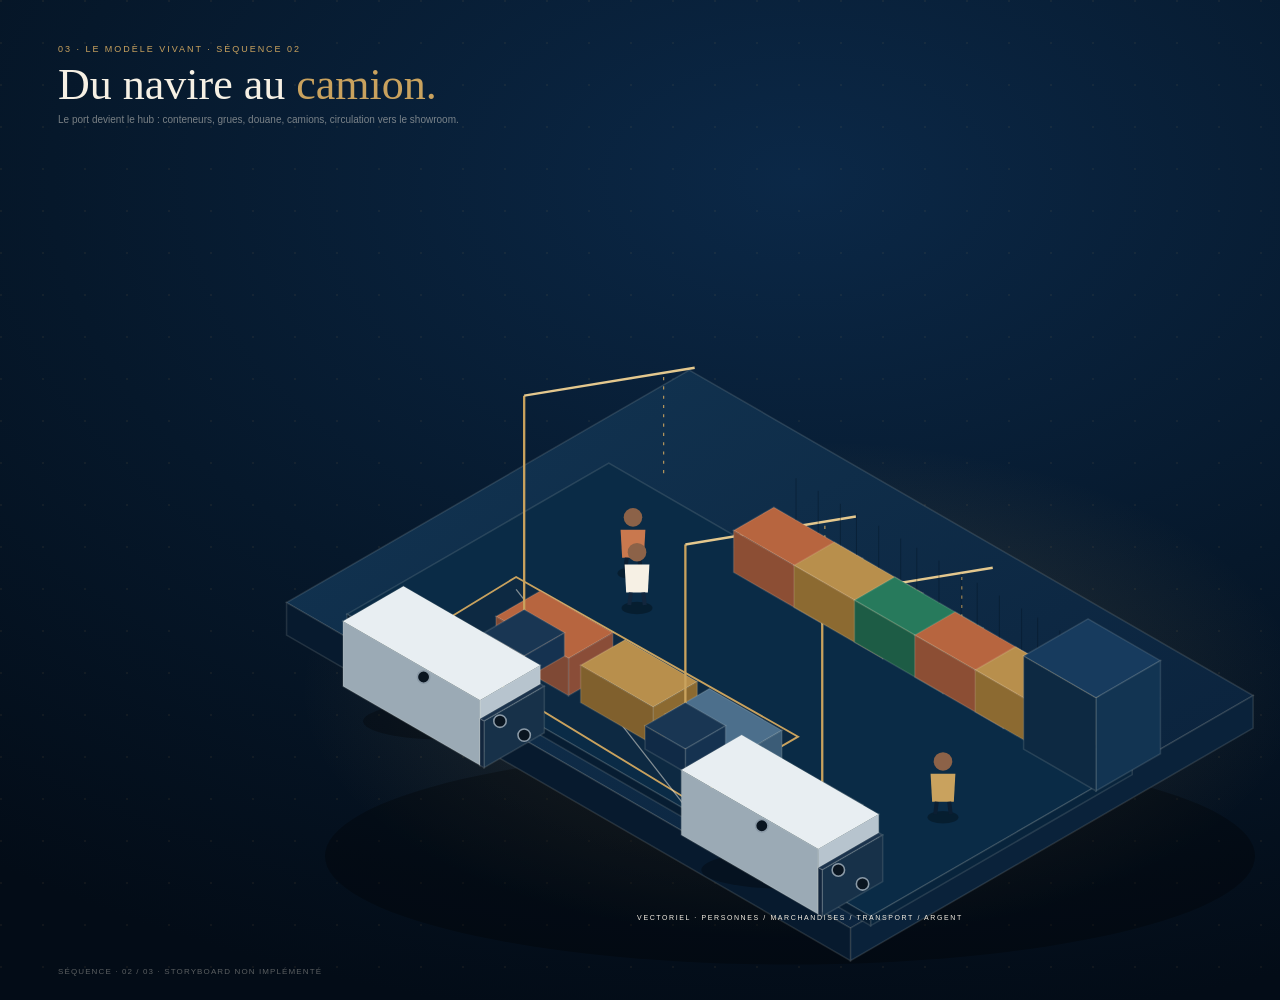
<file: wireframes/iso-port.html>
<!doctype html><html><head><meta charset="utf-8"><style>
*{margin:0;padding:0;box-sizing:border-box}body{width:1600px;height:1000px;background:#030C17;color:#F6F0E4;font-family:'Avenir Next','PingFang SC',sans-serif;overflow:hidden;position:relative}
.scene{position:relative;width:1600px;height:1000px;background:radial-gradient(900px 500px at 50% 20%,#0B2847 0%,#06182B 55%,#030C17 100%)}
svg.art{position:absolute;inset:0;width:100%;height:100%}
.head{position:absolute;left:58px;top:44px;z-index:3}
.k{font-size:9px;letter-spacing:.22em;text-transform:uppercase;color:#C9A25E;margin-bottom:8px}
h1{font-family:Didot,Georgia,serif;font-weight:400;font-size:44px;line-height:1.05}
h1 span{color:#C9A25E}
.sub{font-size:10px;color:rgba(246,240,228,.48);margin-top:6px;max-width:640px}
.seq{position:absolute;right:58px;top:48px;z-index:3;font-size:8px;letter-spacing:.18em;text-transform:uppercase;color:rgba(246,240,228,.44);text-align:right;line-height:1.8}
.seq b{color:#C9A25E;font-weight:500}
.legend{position:absolute;right:58px;top:112px;z-index:3;display:flex;gap:18px;font-size:8px;letter-spacing:.1em;text-transform:uppercase;color:rgba(246,240,228,.45)}
.legend i{display:inline-block;width:14px;height:2px;margin-right:5px;vertical-align:middle}
.foot{position:absolute;left:58px;bottom:24px;z-index:3;font-size:8px;letter-spacing:.14em;text-transform:uppercase;color:rgba(246,240,228,.36)}
.foot b{color:#C9A25E;font-weight:500}
.badge{position:absolute;right:58px;bottom:24px;z-index:3;border:1px solid rgba(201,162,94,.35);padding:5px 8px;font-size:8px;letter-spacing:.12em;text-transform:uppercase;color:#C9A25E}
</style></head><body><div class="scene"><svg class="art" viewBox="0 0 1600 1000" preserveAspectRatio="xMidYMid slice"><defs>
<radialGradient id="bg" cx="50%" cy="18%" r="85%"><stop offset="0%" stop-color="#0B2847"/><stop offset="55%" stop-color="#06182B"/><stop offset="100%" stop-color="#030C17"/></radialGradient>
<radialGradient id="halo" cx="50%" cy="50%" r="50%"><stop offset="0%" stop-color="#C9A25E" stop-opacity=".22"/><stop offset="100%" stop-color="#C9A25E" stop-opacity="0"/></radialGradient>
<linearGradient id="goldc" x1="0" y1="0" x2="0" y2="1"><stop offset="0%" stop-color="#F4D99C"/><stop offset="100%" stop-color="#A9803D"/></linearGradient>
<linearGradient id="islandtop" x1="0" y1="0" x2="1" y2="1"><stop offset="0%" stop-color="#123553"/><stop offset="100%" stop-color="#0A2039"/></linearGradient>
<pattern id="dots" width="42" height="42" patternUnits="userSpaceOnUse"><circle cx="1" cy="1" r="1" fill="#C9A25E" opacity=".13"/></pattern>
<filter id="glow" x="-50%" y="-50%" width="200%" height="200%"><feGaussianBlur stdDeviation="3.2" result="b"/><feMerge><feMergeNode in="b"/><feMergeNode in="SourceGraphic"/></feMerge></filter>
<filter id="softglow" x="-50%" y="-50%" width="200%" height="200%"><feGaussianBlur stdDeviation="12"/></filter>
</defs><g><rect width="1600" height="1000" fill="url(#bg)"/><rect width="1600" height="1000" fill="url(#dots)" opacity=".7"/><ellipse cx="800" cy="690" rx="500" ry="250" fill="url(#halo)"/><g transform="translate(790 670) scale(1.55)"><ellipse cx="0.0" cy="120.0" rx="300.0" ry="70.0" fill="#000" opacity="0.3"/><polygon points="-65.0,-193.5 298.8,16.5 39.0,166.5 -324.8,-43.5" fill="url(#islandtop)" stroke="rgba(246,240,228,.12)" stroke-width="1" opacity="1"/><polygon points="298.8,16.5 298.8,37.5 39.0,187.5 39.0,166.5" fill="#0A223A" stroke="rgba(246,240,228,.12)" stroke-width="1" opacity="1"/><polygon points="-324.8,-43.5 39.0,166.5 39.0,187.5 -324.8,-22.5" fill="#071A2E" stroke="rgba(246,240,228,.12)" stroke-width="1" opacity="1"/><polygon points="-116.9,-133.5 220.8,61.5 52.0,159.0 -285.8,-36.0" fill="#0A2B46" stroke="rgba(246,240,228,.12)" stroke-width="1" opacity="1"/><polygon points="220.8,61.5 220.8,67.5 52.0,165.0 52.0,159.0" fill="#08243C" stroke="rgba(246,240,228,.12)" stroke-width="1" opacity="1"/><polygon points="-285.8,-36.0 52.0,159.0 52.0,165.0 -285.8,-30.0" fill="#071D32" stroke="rgba(246,240,228,.12)" stroke-width="1" opacity="1"/><path d="M -176.7 -60.0 L 5.2 43.0 L -65.2 84.0 L -239.0 -22.0 Z" fill="#0D2942" stroke="#C9A25E" stroke-width="1.2"/><path d="M -176.7 -52.0 L -65.2 91.0" stroke="#F6F0E4" stroke-width=".8" opacity=".5"/><polygon points="-161.1,-51.0 -114.3,-24.0 -142.9,-7.5 -189.7,-34.5" fill="#B7653F" stroke="rgba(246,240,228,.12)" stroke-width="1" opacity="1"/><polygon points="-114.3,-24.0 -114.3,0.0 -142.9,16.5 -142.9,-7.5" fill="#8A4D38" stroke="rgba(246,240,228,.12)" stroke-width="1" opacity="1"/><polygon points="-189.7,-34.5 -142.9,-7.5 -142.9,16.5 -189.7,-10.5" fill="#7F4935" stroke="rgba(246,240,228,.12)" stroke-width="1" opacity="1"/><polygon points="-106.5,-19.5 -59.8,7.5 -88.3,24.0 -135.1,-3.0" fill="#B88F4C" stroke="rgba(246,240,228,.12)" stroke-width="1" opacity="1"/><polygon points="-59.8,7.5 -59.8,31.5 -88.3,48.0 -88.3,24.0" fill="#8C6A31" stroke="rgba(246,240,228,.12)" stroke-width="1" opacity="1"/><polygon points="-135.1,-3.0 -88.3,24.0 -88.3,48.0 -135.1,21.0" fill="#80602D" stroke="rgba(246,240,228,.12)" stroke-width="1" opacity="1"/><polygon points="-52.0,12.0 -5.2,39.0 -33.8,55.5 -80.5,28.5" fill="#4C6F8C" stroke="rgba(246,240,228,.12)" stroke-width="1" opacity="1"/><polygon points="-5.2,39.0 -5.2,63.0 -33.8,79.5 -33.8,55.5" fill="#3B5C77" stroke="rgba(246,240,228,.12)" stroke-width="1" opacity="1"/><polygon points="-80.5,28.5 -33.8,55.5 -33.8,79.5 -80.5,52.5" fill="#345269" stroke="rgba(246,240,228,.12)" stroke-width="1" opacity="1"/><polyline points="-171.5,-9.0 -171.5,-177.0" fill="none" stroke="#C9A25E" stroke-width="1.5" opacity="1"/><polyline points="-171.5,-177.0 -61.5,-195.0" fill="none" stroke="#E4C88E" stroke-width="1.6" opacity="1"/><polyline points="-81.5,-189.0 -81.5,-125.0" fill="none" stroke="#C9A25E" stroke-width="0.7" opacity="1" stroke-dasharray="2 4"/><polygon points="-171.5,-39.0 -145.5,-24.0 -171.5,-9.0 -197.4,-24.0" fill="#193653" stroke="rgba(246,240,228,.12)" stroke-width="1" opacity="1"/><polygon points="-145.5,-24.0 -145.5,-9.0 -171.5,6.0 -171.5,-9.0" fill="#153250" stroke="rgba(246,240,228,.12)" stroke-width="1" opacity="1"/><polygon points="-197.4,-24.0 -171.5,-9.0 -171.5,6.0 -197.4,-9.0" fill="#102A46" stroke="rgba(246,240,228,.12)" stroke-width="1" opacity="1"/><polyline points="20.8,102.0 20.8,-48.0" fill="none" stroke="#C9A25E" stroke-width="1.5" opacity="1"/><polyline points="20.8,-48.0 130.8,-66.0" fill="none" stroke="#E4C88E" stroke-width="1.6" opacity="1"/><polyline points="110.8,-60.0 110.8,4.0" fill="none" stroke="#C9A25E" stroke-width="0.7" opacity="1" stroke-dasharray="2 4"/><polygon points="20.8,72.0 46.8,87.0 20.8,102.0 -5.2,87.0" fill="#193653" stroke="rgba(246,240,228,.12)" stroke-width="1" opacity="1"/><polygon points="46.8,87.0 46.8,102.0 20.8,117.0 20.8,102.0" fill="#153250" stroke="rgba(246,240,228,.12)" stroke-width="1" opacity="1"/><polygon points="-5.2,87.0 20.8,102.0 20.8,117.0 -5.2,102.0" fill="#102A46" stroke="rgba(246,240,228,.12)" stroke-width="1" opacity="1"/><polyline points="-67.5,51.0 -67.5,-81.0" fill="none" stroke="#C9A25E" stroke-width="1.5" opacity="1"/><polyline points="-67.5,-81.0 42.5,-99.0" fill="none" stroke="#E4C88E" stroke-width="1.6" opacity="1"/><polyline points="22.5,-93.0 22.5,-29.0" fill="none" stroke="#C9A25E" stroke-width="0.7" opacity="1" stroke-dasharray="2 4"/><polygon points="-67.5,21.0 -41.6,36.0 -67.5,51.0 -93.5,36.0" fill="#193653" stroke="rgba(246,240,228,.12)" stroke-width="1" opacity="1"/><polygon points="-41.6,36.0 -41.6,51.0 -67.5,66.0 -67.5,51.0" fill="#153250" stroke="rgba(246,240,228,.12)" stroke-width="1" opacity="1"/><polygon points="-93.5,36.0 -67.5,51.0 -67.5,66.0 -93.5,51.0" fill="#102A46" stroke="rgba(246,240,228,.12)" stroke-width="1" opacity="1"/><polygon points="-10.4,-105.0 46.8,-72.0 20.8,-57.0 -36.4,-90.0" fill="#B7653F" stroke="rgba(246,240,228,.12)" stroke-width="1" opacity="1"/><polygon points="46.8,-72.0 46.8,-45.0 20.8,-30.0 20.8,-57.0" fill="#8C4E34" stroke="rgba(246,240,228,.12)" stroke-width="1" opacity="1"/><polygon points="-36.4,-90.0 20.8,-57.0 20.8,-30.0 -36.4,-63.0" fill="#8C4E34" stroke="rgba(246,240,228,.12)" stroke-width="1" opacity="1"/><polyline points="3.9,-96.7 3.9,-123.7" fill="none" stroke="rgba(5,18,31,.38)" stroke-width="0.6" opacity="1"/><polyline points="18.2,-88.5 18.2,-115.5" fill="none" stroke="rgba(5,18,31,.38)" stroke-width="0.6" opacity="1"/><polyline points="32.5,-80.2 32.5,-107.2" fill="none" stroke="rgba(5,18,31,.38)" stroke-width="0.6" opacity="1"/><polygon points="28.6,-82.5 85.7,-49.5 59.8,-34.5 2.6,-67.5" fill="#B88F4C" stroke="rgba(246,240,228,.12)" stroke-width="1" opacity="1"/><polygon points="85.7,-49.5 85.7,-22.5 59.8,-7.5 59.8,-34.5" fill="#8C6A31" stroke="rgba(246,240,228,.12)" stroke-width="1" opacity="1"/><polygon points="2.6,-67.5 59.8,-34.5 59.8,-7.5 2.6,-40.5" fill="#8C6A31" stroke="rgba(246,240,228,.12)" stroke-width="1" opacity="1"/><polyline points="42.9,-74.2 42.9,-101.2" fill="none" stroke="rgba(5,18,31,.38)" stroke-width="0.6" opacity="1"/><polyline points="57.2,-66.0 57.2,-93.0" fill="none" stroke="rgba(5,18,31,.38)" stroke-width="0.6" opacity="1"/><polyline points="71.4,-57.7 71.4,-84.8" fill="none" stroke="rgba(5,18,31,.38)" stroke-width="0.6" opacity="1"/><polygon points="67.5,-60.0 124.7,-27.0 98.7,-12.0 41.6,-45.0" fill="#277A5C" stroke="rgba(246,240,228,.12)" stroke-width="1" opacity="1"/><polygon points="124.7,-27.0 124.7,0.0 98.7,15.0 98.7,-12.0" fill="#1D5C45" stroke="rgba(246,240,228,.12)" stroke-width="1" opacity="1"/><polygon points="41.6,-45.0 98.7,-12.0 98.7,15.0 41.6,-18.0" fill="#1D5C45" stroke="rgba(246,240,228,.12)" stroke-width="1" opacity="1"/><polyline points="81.8,-51.7 81.8,-78.8" fill="none" stroke="rgba(5,18,31,.38)" stroke-width="0.6" opacity="1"/><polyline points="96.1,-43.5 96.1,-70.5" fill="none" stroke="rgba(5,18,31,.38)" stroke-width="0.6" opacity="1"/><polyline points="110.4,-35.2 110.4,-62.2" fill="none" stroke="rgba(5,18,31,.38)" stroke-width="0.6" opacity="1"/><polygon points="106.5,-37.5 163.7,-4.5 137.7,10.5 80.5,-22.5" fill="#B7653F" stroke="rgba(246,240,228,.12)" stroke-width="1" opacity="1"/><polygon points="163.7,-4.5 163.7,22.5 137.7,37.5 137.7,10.5" fill="#8C4E34" stroke="rgba(246,240,228,.12)" stroke-width="1" opacity="1"/><polygon points="80.5,-22.5 137.7,10.5 137.7,37.5 80.5,4.5" fill="#8C4E34" stroke="rgba(246,240,228,.12)" stroke-width="1" opacity="1"/><polyline points="120.8,-29.2 120.8,-56.2" fill="none" stroke="rgba(5,18,31,.38)" stroke-width="0.6" opacity="1"/><polyline points="135.1,-21.0 135.1,-48.0" fill="none" stroke="rgba(5,18,31,.38)" stroke-width="0.6" opacity="1"/><polyline points="149.4,-12.7 149.4,-39.7" fill="none" stroke="rgba(5,18,31,.38)" stroke-width="0.6" opacity="1"/><polygon points="145.5,-15.0 202.6,18.0 176.7,33.0 119.5,0.0" fill="#B88F4C" stroke="rgba(246,240,228,.12)" stroke-width="1" opacity="1"/><polygon points="202.6,18.0 202.6,45.0 176.7,60.0 176.7,33.0" fill="#8C6A31" stroke="rgba(246,240,228,.12)" stroke-width="1" opacity="1"/><polygon points="119.5,0.0 176.7,33.0 176.7,60.0 119.5,27.0" fill="#8C6A31" stroke="rgba(246,240,228,.12)" stroke-width="1" opacity="1"/><polyline points="159.8,-6.7 159.8,-33.8" fill="none" stroke="rgba(5,18,31,.38)" stroke-width="0.6" opacity="1"/><polyline points="174.1,1.5 174.1,-25.5" fill="none" stroke="rgba(5,18,31,.38)" stroke-width="0.6" opacity="1"/><polyline points="188.4,9.8 188.4,-17.2" fill="none" stroke="rgba(5,18,31,.38)" stroke-width="0.6" opacity="1"/><ellipse cx="-5.2" cy="129.0" rx="52.0" ry="12.0" fill="#000" opacity="0.3"/><polygon points="-31.2,42.0 57.2,93.0 18.2,115.5 -70.1,64.5" fill="#E8EEF2" stroke="rgba(246,240,228,.12)" stroke-width="1" opacity="1"/><polygon points="57.2,93.0 57.2,135.0 18.2,157.5 18.2,115.5" fill="#B7C4CE" stroke="rgba(246,240,228,.12)" stroke-width="1" opacity="1"/><polygon points="-70.1,64.5 18.2,115.5 18.2,157.5 -70.1,106.5" fill="#9BAAB5" stroke="rgba(246,240,228,.12)" stroke-width="1" opacity="1"/><polygon points="57.2,105.0 59.8,106.5 20.8,129.0 18.2,127.5" fill="#1B334D" stroke="rgba(246,240,228,.12)" stroke-width="1" opacity="1"/><polygon points="59.8,106.5 59.8,136.5 20.8,159.0 20.8,129.0" fill="#173149" stroke="rgba(246,240,228,.12)" stroke-width="1" opacity="1"/><polygon points="18.2,127.5 20.8,129.0 20.8,159.0 18.2,157.5" fill="#12263D" stroke="rgba(246,240,228,.12)" stroke-width="1" opacity="1"/><circle cx="-18.2" cy="100.5" r="4" fill="#0A1520" stroke="#8B9AA7" stroke-width="1"/><circle cx="31.2" cy="129.0" r="4" fill="#0A1520" stroke="#8B9AA7" stroke-width="1"/><circle cx="46.8" cy="138.0" r="4" fill="#0A1520" stroke="#8B9AA7" stroke-width="1"/><ellipse cx="-223.4" cy="33.0" rx="52.0" ry="12.0" fill="#000" opacity="0.3"/><polygon points="-249.4,-54.0 -161.1,-3.0 -200.0,19.5 -288.4,-31.5" fill="#E8EEF2" stroke="rgba(246,240,228,.12)" stroke-width="1" opacity="1"/><polygon points="-161.1,-3.0 -161.1,39.0 -200.0,61.5 -200.0,19.5" fill="#B7C4CE" stroke="rgba(246,240,228,.12)" stroke-width="1" opacity="1"/><polygon points="-288.4,-31.5 -200.0,19.5 -200.0,61.5 -288.4,10.5" fill="#9BAAB5" stroke="rgba(246,240,228,.12)" stroke-width="1" opacity="1"/><polygon points="-161.1,9.0 -158.5,10.5 -197.4,33.0 -200.0,31.5" fill="#1B334D" stroke="rgba(246,240,228,.12)" stroke-width="1" opacity="1"/><polygon points="-158.5,10.5 -158.5,40.5 -197.4,63.0 -197.4,33.0" fill="#173149" stroke="rgba(246,240,228,.12)" stroke-width="1" opacity="1"/><polygon points="-200.0,31.5 -197.4,33.0 -197.4,63.0 -200.0,61.5" fill="#12263D" stroke="rgba(246,240,228,.12)" stroke-width="1" opacity="1"/><circle cx="-236.4" cy="4.5" r="4" fill="#0A1520" stroke="#8B9AA7" stroke-width="1"/><circle cx="-187.1" cy="33.0" r="4" fill="#0A1520" stroke="#8B9AA7" stroke-width="1"/><circle cx="-171.5" cy="42.0" r="4" fill="#0A1520" stroke="#8B9AA7" stroke-width="1"/><g><ellipse cx="-101.3" cy="-62.5" rx="10.0" ry="4.0" fill="#000" opacity="0.3"/><circle cx="-101.3" cy="-98.5" r="6.0" fill="#8C6248"/><path d="M -109.3 -90.5 L -93.3 -90.5 L -94.3 -72.5 L -108.3 -72.5 Z" fill="#C9784E"/><path d="M -105.3 -72.5 L -106.3 -64.5 M -97.3 -72.5 L -96.3 -64.5" stroke="#0B1E32" stroke-width="2.6" /></g><g><ellipse cx="-98.7" cy="-40.0" rx="10.0" ry="4.0" fill="#000" opacity="0.3"/><circle cx="-98.7" cy="-76.0" r="6.0" fill="#8C6248"/><path d="M -106.7 -68.0 L -90.7 -68.0 L -91.7 -50.0 L -105.7 -50.0 Z" fill="#F6F0E4"/><path d="M -102.7 -50.0 L -103.7 -42.0 M -94.7 -50.0 L -93.7 -42.0" stroke="#12263D" stroke-width="2.6" /></g><g><ellipse cx="98.7" cy="95.0" rx="10.0" ry="4.0" fill="#000" opacity="0.3"/><circle cx="98.7" cy="59.0" r="6.0" fill="#8C6248"/><path d="M 90.7 67.0 L 106.7 67.0 L 105.7 85.0 L 91.7 85.0 Z" fill="#C9A25E"/><path d="M 94.7 85.0 L 93.7 93.0 M 102.7 85.0 L 103.7 93.0" stroke="#0B1E32" stroke-width="2.6" /></g><polygon points="192.3,-33.0 239.0,-6.0 197.4,18.0 150.7,-9.0" fill="#173B5E" stroke="rgba(246,240,228,.12)" stroke-width="1" opacity="1"/><polygon points="239.0,-6.0 239.0,54.0 197.4,78.0 197.4,18.0" fill="#123452" stroke="rgba(246,240,228,.12)" stroke-width="1" opacity="1"/><polygon points="150.7,-9.0 197.4,18.0 197.4,78.0 150.7,51.0" fill="#0D2942" stroke="rgba(246,240,228,.12)" stroke-width="1" opacity="1"/></g><text x="800.0" y="920.0" fill="#F6F0E4" font-family="Avenir Next, PingFang SC, sans-serif" font-size="7" letter-spacing="1.6" text-anchor="middle">VECTORIEL · PERSONNES / MARCHANDISES / TRANSPORT / ARGENT</text></g></svg>
<div class="head"><div class="k">03 · LE MODÈLE VIVANT · SÉQUENCE 02</div><h1>Du navire au <span>camion.</span></h1><div class="sub">Le port devient le hub : conteneurs, grues, douane, camions, circulation vers le showroom.</div></div>
<div class="seq"><b>VERSION CINEMATIQUE</b><br>LE MODÈLE VIVANT<br>7 SCÈNES + 1</div>

<div class="foot">SÉQUENCE · 02 / 03 · STORYBOARD NON IMPLÉMENTÉ</div><div class="badge">À VALIDER</div></div></body></html>
</file>
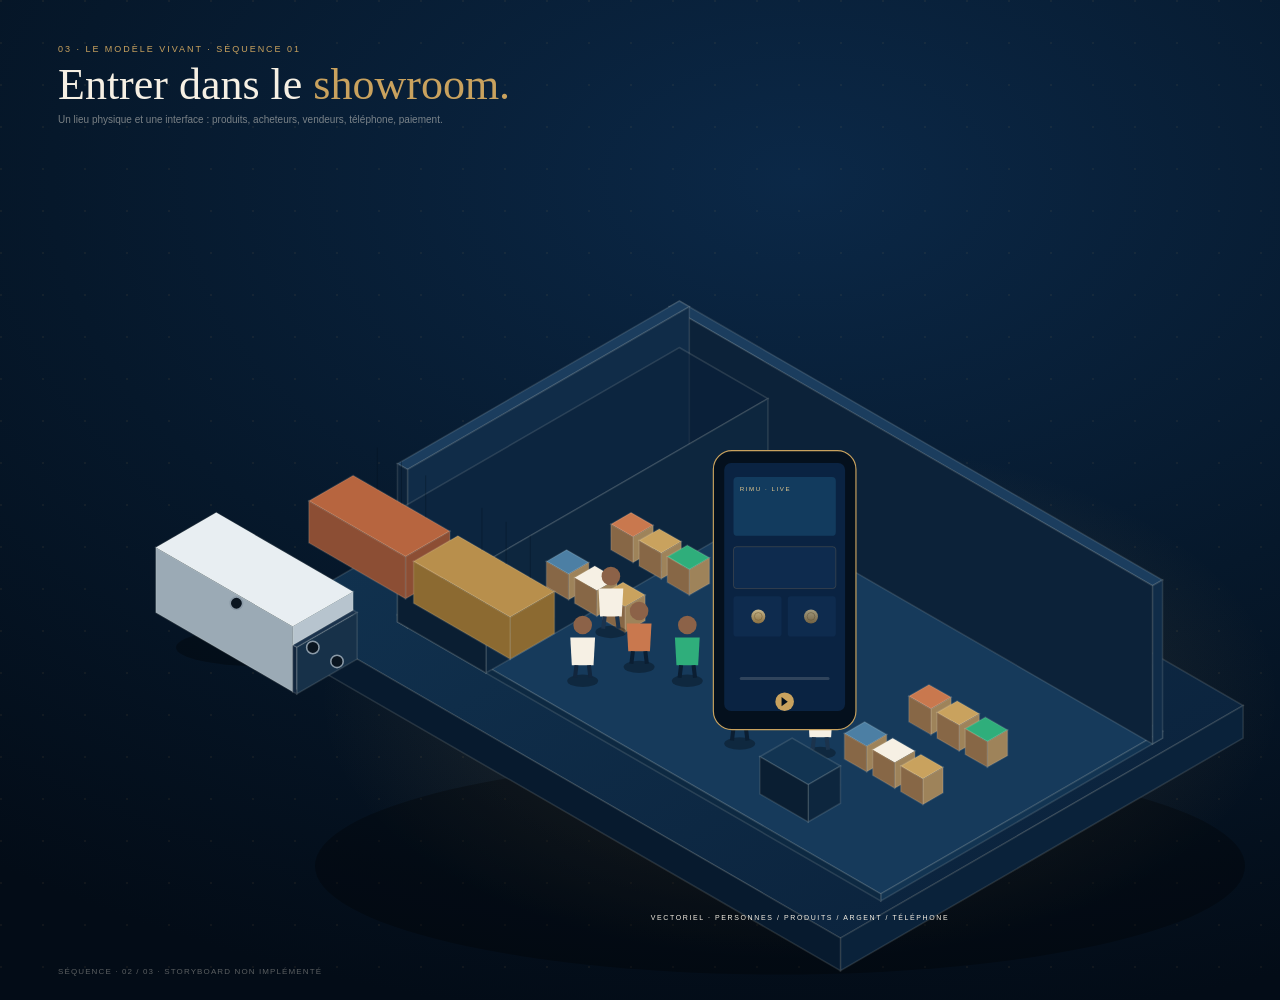
<file: wireframes/iso-showroom.html>
<!doctype html><html><head><meta charset="utf-8"><style>
*{margin:0;padding:0;box-sizing:border-box}body{width:1600px;height:1000px;background:#030C17;color:#F6F0E4;font-family:'Avenir Next','PingFang SC',sans-serif;overflow:hidden;position:relative}
.scene{position:relative;width:1600px;height:1000px;background:radial-gradient(900px 500px at 50% 20%,#0B2847 0%,#06182B 55%,#030C17 100%)}
svg.art{position:absolute;inset:0;width:100%;height:100%}
.head{position:absolute;left:58px;top:44px;z-index:3}
.k{font-size:9px;letter-spacing:.22em;text-transform:uppercase;color:#C9A25E;margin-bottom:8px}
h1{font-family:Didot,Georgia,serif;font-weight:400;font-size:44px;line-height:1.05}
h1 span{color:#C9A25E}
.sub{font-size:10px;color:rgba(246,240,228,.48);margin-top:6px;max-width:640px}
.seq{position:absolute;right:58px;top:48px;z-index:3;font-size:8px;letter-spacing:.18em;text-transform:uppercase;color:rgba(246,240,228,.44);text-align:right;line-height:1.8}
.seq b{color:#C9A25E;font-weight:500}
.legend{position:absolute;right:58px;top:112px;z-index:3;display:flex;gap:18px;font-size:8px;letter-spacing:.1em;text-transform:uppercase;color:rgba(246,240,228,.45)}
.legend i{display:inline-block;width:14px;height:2px;margin-right:5px;vertical-align:middle}
.foot{position:absolute;left:58px;bottom:24px;z-index:3;font-size:8px;letter-spacing:.14em;text-transform:uppercase;color:rgba(246,240,228,.36)}
.foot b{color:#C9A25E;font-weight:500}
.badge{position:absolute;right:58px;bottom:24px;z-index:3;border:1px solid rgba(201,162,94,.35);padding:5px 8px;font-size:8px;letter-spacing:.12em;text-transform:uppercase;color:#C9A25E}
</style></head><body><div class="scene"><svg class="art" viewBox="0 0 1600 1000" preserveAspectRatio="xMidYMid slice"><defs>
<radialGradient id="bg" cx="50%" cy="18%" r="85%"><stop offset="0%" stop-color="#0B2847"/><stop offset="55%" stop-color="#06182B"/><stop offset="100%" stop-color="#030C17"/></radialGradient>
<radialGradient id="halo" cx="50%" cy="50%" r="50%"><stop offset="0%" stop-color="#C9A25E" stop-opacity=".22"/><stop offset="100%" stop-color="#C9A25E" stop-opacity="0"/></radialGradient>
<linearGradient id="goldc" x1="0" y1="0" x2="0" y2="1"><stop offset="0%" stop-color="#F4D99C"/><stop offset="100%" stop-color="#A9803D"/></linearGradient>
<linearGradient id="islandtop" x1="0" y1="0" x2="1" y2="1"><stop offset="0%" stop-color="#123553"/><stop offset="100%" stop-color="#0A2039"/></linearGradient>
<pattern id="dots" width="42" height="42" patternUnits="userSpaceOnUse"><circle cx="1" cy="1" r="1" fill="#C9A25E" opacity=".13"/></pattern>
<filter id="glow" x="-50%" y="-50%" width="200%" height="200%"><feGaussianBlur stdDeviation="3.2" result="b"/><feMerge><feMergeNode in="b"/><feMergeNode in="SourceGraphic"/></feMerge></filter>
<filter id="softglow" x="-50%" y="-50%" width="200%" height="200%"><feGaussianBlur stdDeviation="12"/></filter>
</defs><g><rect width="1600" height="1000" fill="url(#bg)"/><rect width="1600" height="1000" fill="url(#dots)" opacity=".7"/><ellipse cx="800" cy="700" rx="480" ry="260" fill="url(#halo)"/><g transform="translate(780 680) scale(1.55)"><ellipse cx="0.0" cy="120.0" rx="300.0" ry="70.0" fill="#000" opacity="0.3"/><polygon points="-65.0,-193.5 298.8,16.5 39.0,166.5 -324.8,-43.5" fill="url(#islandtop)" stroke="rgba(246,240,228,.12)" stroke-width="1" opacity="1"/><polygon points="298.8,16.5 298.8,37.5 39.0,187.5 39.0,166.5" fill="#0A223A" stroke="rgba(246,240,228,.12)" stroke-width="1" opacity="1"/><polygon points="-324.8,-43.5 39.0,166.5 39.0,187.5 -324.8,-22.5" fill="#071A2E" stroke="rgba(246,240,228,.12)" stroke-width="1" opacity="1"/><polygon points="-65.0,-147.0 246.8,33.0 65.0,138.0 -246.8,-42.0" fill="#163A5B" stroke="rgba(246,240,228,.12)" stroke-width="1" opacity="1"/><polygon points="246.8,33.0 246.8,37.5 65.0,142.5 65.0,138.0" fill="#123452" stroke="rgba(246,240,228,.12)" stroke-width="1" opacity="1"/><polygon points="-246.8,-42.0 65.0,138.0 65.0,142.5 -246.8,-37.5" fill="#0D2942" stroke="rgba(246,240,228,.12)" stroke-width="1" opacity="1"/><polygon points="-65.0,-244.5 246.8,-64.5 240.3,-60.8 -71.4,-240.8" fill="#1B3D5E" stroke="rgba(246,240,228,.12)" stroke-width="1" opacity="1"/><polygon points="246.8,-64.5 246.8,37.5 240.3,41.2 240.3,-60.8" fill="#102C48" stroke="rgba(246,240,228,.12)" stroke-width="1" opacity="1"/><polygon points="-71.4,-240.8 240.3,-60.8 240.3,41.2 -71.4,-138.8" fill="#0C2239" stroke="rgba(246,240,228,.12)" stroke-width="1" opacity="1"/><polygon points="-65.0,-244.5 -58.5,-240.8 -240.3,-135.8 -246.8,-139.5" fill="#1B3D5E" stroke="rgba(246,240,228,.12)" stroke-width="1" opacity="1"/><polygon points="-58.5,-240.8 -58.5,-138.8 -240.3,-33.8 -240.3,-135.8" fill="#102C48" stroke="rgba(246,240,228,.12)" stroke-width="1" opacity="1"/><polygon points="-246.8,-139.5 -240.3,-135.8 -240.3,-33.8 -246.8,-37.5" fill="#0C2239" stroke="rgba(246,240,228,.12)" stroke-width="1" opacity="1"/><polygon points="-65.0,-214.5 -7.8,-181.5 -189.7,-76.5 -246.8,-109.5" fill="rgba(10,31,58,.55)" stroke="rgba(246,240,228,.12)" stroke-width="1" opacity="1"/><polygon points="-7.8,-181.5 -7.8,-109.5 -189.7,-4.5 -189.7,-76.5" fill="#0D263E" stroke="rgba(246,240,228,.12)" stroke-width="1" opacity="1"/><polygon points="-246.8,-109.5 -189.7,-76.5 -189.7,-4.5 -246.8,-37.5" fill="#0A1E32" stroke="rgba(246,240,228,.12)" stroke-width="1" opacity="1"/><polygon points="-96.1,-108.0 -81.8,-99.8 -94.8,-92.3 -109.1,-100.5" fill="#C9784E" stroke="rgba(246,240,228,.12)" stroke-width="1" opacity="1"/><polygon points="-81.8,-99.8 -81.8,-83.3 -94.8,-75.8 -94.8,-92.3" fill="#9E835A" stroke="rgba(246,240,228,.12)" stroke-width="1" opacity="1"/><polygon points="-109.1,-100.5 -94.8,-92.3 -94.8,-75.8 -109.1,-84.0" fill="#876746" stroke="rgba(246,240,228,.12)" stroke-width="1" opacity="1"/><polygon points="-137.7,-84.0 -123.4,-75.8 -136.4,-68.2 -150.7,-76.5" fill="#4C7FA4" stroke="rgba(246,240,228,.12)" stroke-width="1" opacity="1"/><polygon points="-123.4,-75.8 -123.4,-59.2 -136.4,-51.8 -136.4,-68.2" fill="#9E835A" stroke="rgba(246,240,228,.12)" stroke-width="1" opacity="1"/><polygon points="-150.7,-76.5 -136.4,-68.2 -136.4,-51.8 -150.7,-60.0" fill="#876746" stroke="rgba(246,240,228,.12)" stroke-width="1" opacity="1"/><polygon points="-77.9,-97.5 -63.7,-89.3 -76.6,-81.8 -90.9,-90.0" fill="#C9A25E" stroke="rgba(246,240,228,.12)" stroke-width="1" opacity="1"/><polygon points="-63.7,-89.3 -63.7,-72.8 -76.6,-65.3 -76.6,-81.8" fill="#9E835A" stroke="rgba(246,240,228,.12)" stroke-width="1" opacity="1"/><polygon points="-90.9,-90.0 -76.6,-81.8 -76.6,-65.3 -90.9,-73.5" fill="#876746" stroke="rgba(246,240,228,.12)" stroke-width="1" opacity="1"/><polygon points="-119.5,-73.5 -105.2,-65.2 -118.2,-57.8 -132.5,-66.0" fill="#F6F0E4" stroke="rgba(246,240,228,.12)" stroke-width="1" opacity="1"/><polygon points="-105.2,-65.2 -105.2,-48.8 -118.2,-41.2 -118.2,-57.8" fill="#9E835A" stroke="rgba(246,240,228,.12)" stroke-width="1" opacity="1"/><polygon points="-132.5,-66.0 -118.2,-57.8 -118.2,-41.2 -132.5,-49.5" fill="#876746" stroke="rgba(246,240,228,.12)" stroke-width="1" opacity="1"/><polygon points="-59.8,-87.0 -45.5,-78.8 -58.5,-71.2 -72.7,-79.5" fill="#2FAE7B" stroke="rgba(246,240,228,.12)" stroke-width="1" opacity="1"/><polygon points="-45.5,-78.8 -45.5,-62.3 -58.5,-54.8 -58.5,-71.2" fill="#9E835A" stroke="rgba(246,240,228,.12)" stroke-width="1" opacity="1"/><polygon points="-72.7,-79.5 -58.5,-71.2 -58.5,-54.8 -72.7,-63.0" fill="#876746" stroke="rgba(246,240,228,.12)" stroke-width="1" opacity="1"/><polygon points="-101.3,-63.0 -87.0,-54.8 -100.0,-47.2 -114.3,-55.5" fill="#C9A25E" stroke="rgba(246,240,228,.12)" stroke-width="1" opacity="1"/><polygon points="-87.0,-54.8 -87.0,-38.2 -100.0,-30.7 -100.0,-47.2" fill="#9E835A" stroke="rgba(246,240,228,.12)" stroke-width="1" opacity="1"/><polygon points="-114.3,-55.5 -100.0,-47.2 -100.0,-30.7 -114.3,-39.0" fill="#876746" stroke="rgba(246,240,228,.12)" stroke-width="1" opacity="1"/><polygon points="96.1,3.0 110.4,11.2 97.4,18.7 83.1,10.5" fill="#C9784E" stroke="rgba(246,240,228,.12)" stroke-width="1" opacity="1"/><polygon points="110.4,11.2 110.4,27.7 97.4,35.2 97.4,18.7" fill="#9E835A" stroke="rgba(246,240,228,.12)" stroke-width="1" opacity="1"/><polygon points="83.1,10.5 97.4,18.7 97.4,35.2 83.1,27.0" fill="#876746" stroke="rgba(246,240,228,.12)" stroke-width="1" opacity="1"/><polygon points="54.6,27.0 68.8,35.2 55.9,42.8 41.6,34.5" fill="#4C7FA4" stroke="rgba(246,240,228,.12)" stroke-width="1" opacity="1"/><polygon points="68.8,35.2 68.8,51.8 55.9,59.2 55.9,42.8" fill="#9E835A" stroke="rgba(246,240,228,.12)" stroke-width="1" opacity="1"/><polygon points="41.6,34.5 55.9,42.8 55.9,59.2 41.6,51.0" fill="#876746" stroke="rgba(246,240,228,.12)" stroke-width="1" opacity="1"/><polygon points="114.3,13.5 128.6,21.8 115.6,29.2 101.3,21.0" fill="#C9A25E" stroke="rgba(246,240,228,.12)" stroke-width="1" opacity="1"/><polygon points="128.6,21.8 128.6,38.2 115.6,45.8 115.6,29.2" fill="#9E835A" stroke="rgba(246,240,228,.12)" stroke-width="1" opacity="1"/><polygon points="101.3,21.0 115.6,29.2 115.6,45.8 101.3,37.5" fill="#876746" stroke="rgba(246,240,228,.12)" stroke-width="1" opacity="1"/><polygon points="72.7,37.5 87.0,45.8 74.0,53.2 59.8,45.0" fill="#F6F0E4" stroke="rgba(246,240,228,.12)" stroke-width="1" opacity="1"/><polygon points="87.0,45.8 87.0,62.3 74.0,69.8 74.0,53.2" fill="#9E835A" stroke="rgba(246,240,228,.12)" stroke-width="1" opacity="1"/><polygon points="59.8,45.0 74.0,53.2 74.0,69.8 59.8,61.5" fill="#876746" stroke="rgba(246,240,228,.12)" stroke-width="1" opacity="1"/><polygon points="132.5,24.0 146.8,32.2 133.8,39.8 119.5,31.5" fill="#2FAE7B" stroke="rgba(246,240,228,.12)" stroke-width="1" opacity="1"/><polygon points="146.8,32.2 146.8,48.8 133.8,56.2 133.8,39.8" fill="#9E835A" stroke="rgba(246,240,228,.12)" stroke-width="1" opacity="1"/><polygon points="119.5,31.5 133.8,39.8 133.8,56.2 119.5,48.0" fill="#876746" stroke="rgba(246,240,228,.12)" stroke-width="1" opacity="1"/><polygon points="90.9,48.0 105.2,56.3 92.2,63.8 77.9,55.5" fill="#C9A25E" stroke="rgba(246,240,228,.12)" stroke-width="1" opacity="1"/><polygon points="105.2,56.3 105.2,72.8 92.2,80.3 92.2,63.8" fill="#9E835A" stroke="rgba(246,240,228,.12)" stroke-width="1" opacity="1"/><polygon points="77.9,55.5 92.2,63.8 92.2,80.3 77.9,72.0" fill="#876746" stroke="rgba(246,240,228,.12)" stroke-width="1" opacity="1"/><g><ellipse cx="-109.1" cy="-31.0" rx="10.0" ry="4.0" fill="#000" opacity="0.3"/><circle cx="-109.1" cy="-67.0" r="6.0" fill="#8C6248"/><path d="M -117.1 -59.0 L -101.1 -59.0 L -102.1 -41.0 L -116.1 -41.0 Z" fill="#F6F0E4"/><path d="M -113.1 -41.0 L -114.1 -33.0 M -105.1 -41.0 L -104.1 -33.0" stroke="#1B334D" stroke-width="2.6" /></g><g><ellipse cx="-90.9" cy="-8.5" rx="10.0" ry="4.0" fill="#000" opacity="0.3"/><circle cx="-90.9" cy="-44.5" r="6.0" fill="#8C6248"/><path d="M -98.9 -36.5 L -82.9 -36.5 L -83.9 -18.5 L -97.9 -18.5 Z" fill="#C9784E"/><path d="M -94.9 -18.5 L -95.9 -10.5 M -86.9 -18.5 L -85.9 -10.5" stroke="#0B1E32" stroke-width="2.6" /></g><g><ellipse cx="-59.8" cy="0.5" rx="10.0" ry="4.0" fill="#000" opacity="0.3"/><circle cx="-59.8" cy="-35.5" r="6.0" fill="#8C6248"/><path d="M -67.8 -27.5 L -51.8 -27.5 L -52.8 -9.5 L -66.8 -9.5 Z" fill="#2FAE7B"/><path d="M -63.8 -9.5 L -64.8 -1.5 M -55.8 -9.5 L -54.8 -1.5" stroke="#0B1E32" stroke-width="2.6" /></g><g><ellipse cx="-127.3" cy="0.5" rx="10.0" ry="4.0" fill="#000" opacity="0.3"/><circle cx="-127.3" cy="-35.5" r="6.0" fill="#8C6248"/><path d="M -135.3 -27.5 L -119.3 -27.5 L -120.3 -9.5 L -134.3 -9.5 Z" fill="#F6F0E4"/><path d="M -131.3 -9.5 L -132.3 -1.5 M -123.3 -9.5 L -122.3 -1.5" stroke="#12263D" stroke-width="2.6" /></g><g><ellipse cx="-26.0" cy="41.0" rx="10.0" ry="4.0" fill="#000" opacity="0.3"/><circle cx="-26.0" cy="5.0" r="6.0" fill="#8C6248"/><path d="M -34.0 13.0 L -18.0 13.0 L -19.0 31.0 L -33.0 31.0 Z" fill="#C9A25E"/><path d="M -30.0 31.0 L -31.0 39.0 M -22.0 31.0 L -21.0 39.0" stroke="#0B1E32" stroke-width="2.6" /></g><g><ellipse cx="26.0" cy="47.0" rx="10.0" ry="4.0" fill="#000" opacity="0.3"/><circle cx="26.0" cy="11.0" r="6.0" fill="#8C6248"/><path d="M 18.0 19.0 L 34.0 19.0 L 33.0 37.0 L 19.0 37.0 Z" fill="#F6F0E4"/><path d="M 22.0 37.0 L 21.0 45.0 M 30.0 37.0 L 31.0 45.0" stroke="#1B334D" stroke-width="2.6" /></g><g transform="translate(3.0 2.0) scale(0.5)"><rect x="-92" y="-300" width="184" height="360" rx="24" fill="#04101D" stroke="#C9A25E" stroke-width="1.5"/><rect x="-78" y="-284" width="156" height="320" rx="9" fill="#0A2342"/><rect x="-66" y="-266" width="132" height="76" rx="5" fill="#123B5E"/><text x="-58.0" y="-248.0" fill="#E4C88E" font-family="Avenir Next, PingFang SC, sans-serif" font-size="8" letter-spacing="2" text-anchor="start">RIMU · LIVE</text><rect x="-66" y="-176" width="132" height="54" rx="4" fill="#0E2B4E" stroke="rgba(201,162,94,.25)"/><rect x="-66" y="-112" width="62" height="52" rx="4" fill="#0E2B4E"/><rect x="4" y="-112" width="62" height="52" rx="4" fill="#0E2B4E"/><g opacity="0.8"><circle cx="-34.0" cy="-86.0" r="9.0" fill="url(#goldc)"/><circle cx="-34.0" cy="-86.0" r="5.0" fill="none" stroke="#8C6A31" stroke-width=".7"/></g><g opacity="0.65"><circle cx="34.0" cy="-86.0" r="9.0" fill="url(#goldc)"/><circle cx="34.0" cy="-86.0" r="5.0" fill="none" stroke="#8C6A31" stroke-width=".7"/></g><rect x="-58" y="-8" width="116" height="4" rx="2" fill="rgba(246,240,228,.16)"/><circle cx="0" cy="24" r="12" fill="#C9A25E"/><path d="M-4 18l8 6-8 6z" fill="#04101D"/></g><polygon points="7.8,37.5 39.0,55.5 18.2,67.5 -13.0,49.5" fill="#123452" stroke="rgba(246,240,228,.12)" stroke-width="1" opacity="1"/><polygon points="39.0,55.5 39.0,79.5 18.2,91.5 18.2,67.5" fill="#0D263E" stroke="rgba(246,240,228,.12)" stroke-width="1" opacity="1"/><polygon points="-13.0,49.5 18.2,67.5 18.2,91.5 -13.0,73.5" fill="#0A1E32" stroke="rgba(246,240,228,.12)" stroke-width="1" opacity="1"/><ellipse cx="-337.7" cy="-21.0" rx="52.0" ry="12.0" fill="#000" opacity="0.3"/><polygon points="-363.7,-108.0 -275.4,-57.0 -314.4,-34.5 -402.7,-85.5" fill="#E8EEF2" stroke="rgba(246,240,228,.12)" stroke-width="1" opacity="1"/><polygon points="-275.4,-57.0 -275.4,-15.0 -314.4,7.5 -314.4,-34.5" fill="#B7C4CE" stroke="rgba(246,240,228,.12)" stroke-width="1" opacity="1"/><polygon points="-402.7,-85.5 -314.4,-34.5 -314.4,7.5 -402.7,-43.5" fill="#9BAAB5" stroke="rgba(246,240,228,.12)" stroke-width="1" opacity="1"/><polygon points="-275.4,-45.0 -272.8,-43.5 -311.8,-21.0 -314.4,-22.5" fill="#1B334D" stroke="rgba(246,240,228,.12)" stroke-width="1" opacity="1"/><polygon points="-272.8,-43.5 -272.8,-13.5 -311.8,9.0 -311.8,-21.0" fill="#173149" stroke="rgba(246,240,228,.12)" stroke-width="1" opacity="1"/><polygon points="-314.4,-22.5 -311.8,-21.0 -311.8,9.0 -314.4,7.5" fill="#12263D" stroke="rgba(246,240,228,.12)" stroke-width="1" opacity="1"/><circle cx="-350.7" cy="-49.5" r="4" fill="#0A1520" stroke="#8B9AA7" stroke-width="1"/><circle cx="-301.4" cy="-21.0" r="4" fill="#0A1520" stroke="#8B9AA7" stroke-width="1"/><circle cx="-285.8" cy="-12.0" r="4" fill="#0A1520" stroke="#8B9AA7" stroke-width="1"/><polygon points="-275.4,-132.0 -213.0,-96.0 -241.6,-79.5 -304.0,-115.5" fill="#B7653F" stroke="rgba(246,240,228,.12)" stroke-width="1" opacity="1"/><polygon points="-213.0,-96.0 -213.0,-69.0 -241.6,-52.5 -241.6,-79.5" fill="#8C4E34" stroke="rgba(246,240,228,.12)" stroke-width="1" opacity="1"/><polygon points="-304.0,-115.5 -241.6,-79.5 -241.6,-52.5 -304.0,-88.5" fill="#8C4E34" stroke="rgba(246,240,228,.12)" stroke-width="1" opacity="1"/><polyline points="-259.8,-123.0 -259.8,-150.0" fill="none" stroke="rgba(5,18,31,.38)" stroke-width="0.6" opacity="1"/><polyline points="-244.2,-114.0 -244.2,-141.0" fill="none" stroke="rgba(5,18,31,.38)" stroke-width="0.6" opacity="1"/><polyline points="-228.6,-105.0 -228.6,-132.0" fill="none" stroke="rgba(5,18,31,.38)" stroke-width="0.6" opacity="1"/><polygon points="-207.8,-93.0 -145.5,-57.0 -174.1,-40.5 -236.4,-76.5" fill="#B88F4C" stroke="rgba(246,240,228,.12)" stroke-width="1" opacity="1"/><polygon points="-145.5,-57.0 -145.5,-30.0 -174.1,-13.5 -174.1,-40.5" fill="#8C6A31" stroke="rgba(246,240,228,.12)" stroke-width="1" opacity="1"/><polygon points="-236.4,-76.5 -174.1,-40.5 -174.1,-13.5 -236.4,-49.5" fill="#8C6A31" stroke="rgba(246,240,228,.12)" stroke-width="1" opacity="1"/><polyline points="-192.3,-84.0 -192.3,-111.0" fill="none" stroke="rgba(5,18,31,.38)" stroke-width="0.6" opacity="1"/><polyline points="-176.7,-75.0 -176.7,-102.0" fill="none" stroke="rgba(5,18,31,.38)" stroke-width="0.6" opacity="1"/><polyline points="-161.1,-66.0 -161.1,-93.0" fill="none" stroke="rgba(5,18,31,.38)" stroke-width="0.6" opacity="1"/></g><text x="800.0" y="920.0" fill="#F6F0E4" font-family="Avenir Next, PingFang SC, sans-serif" font-size="7" letter-spacing="1.6" text-anchor="middle">VECTORIEL · PERSONNES / PRODUITS / ARGENT / TÉLÉPHONE</text></g></svg>
<div class="head"><div class="k">03 · LE MODÈLE VIVANT · SÉQUENCE 01</div><h1>Entrer dans le <span>showroom.</span></h1><div class="sub">Un lieu physique et une interface : produits, acheteurs, vendeurs, téléphone, paiement.</div></div>
<div class="seq"><b>VERSION CINEMATIQUE</b><br>LE MODÈLE VIVANT<br>7 SCÈNES + 1</div>

<div class="foot">SÉQUENCE · 02 / 03 · STORYBOARD NON IMPLÉMENTÉ</div><div class="badge">À VALIDER</div></div></body></html>
</file>
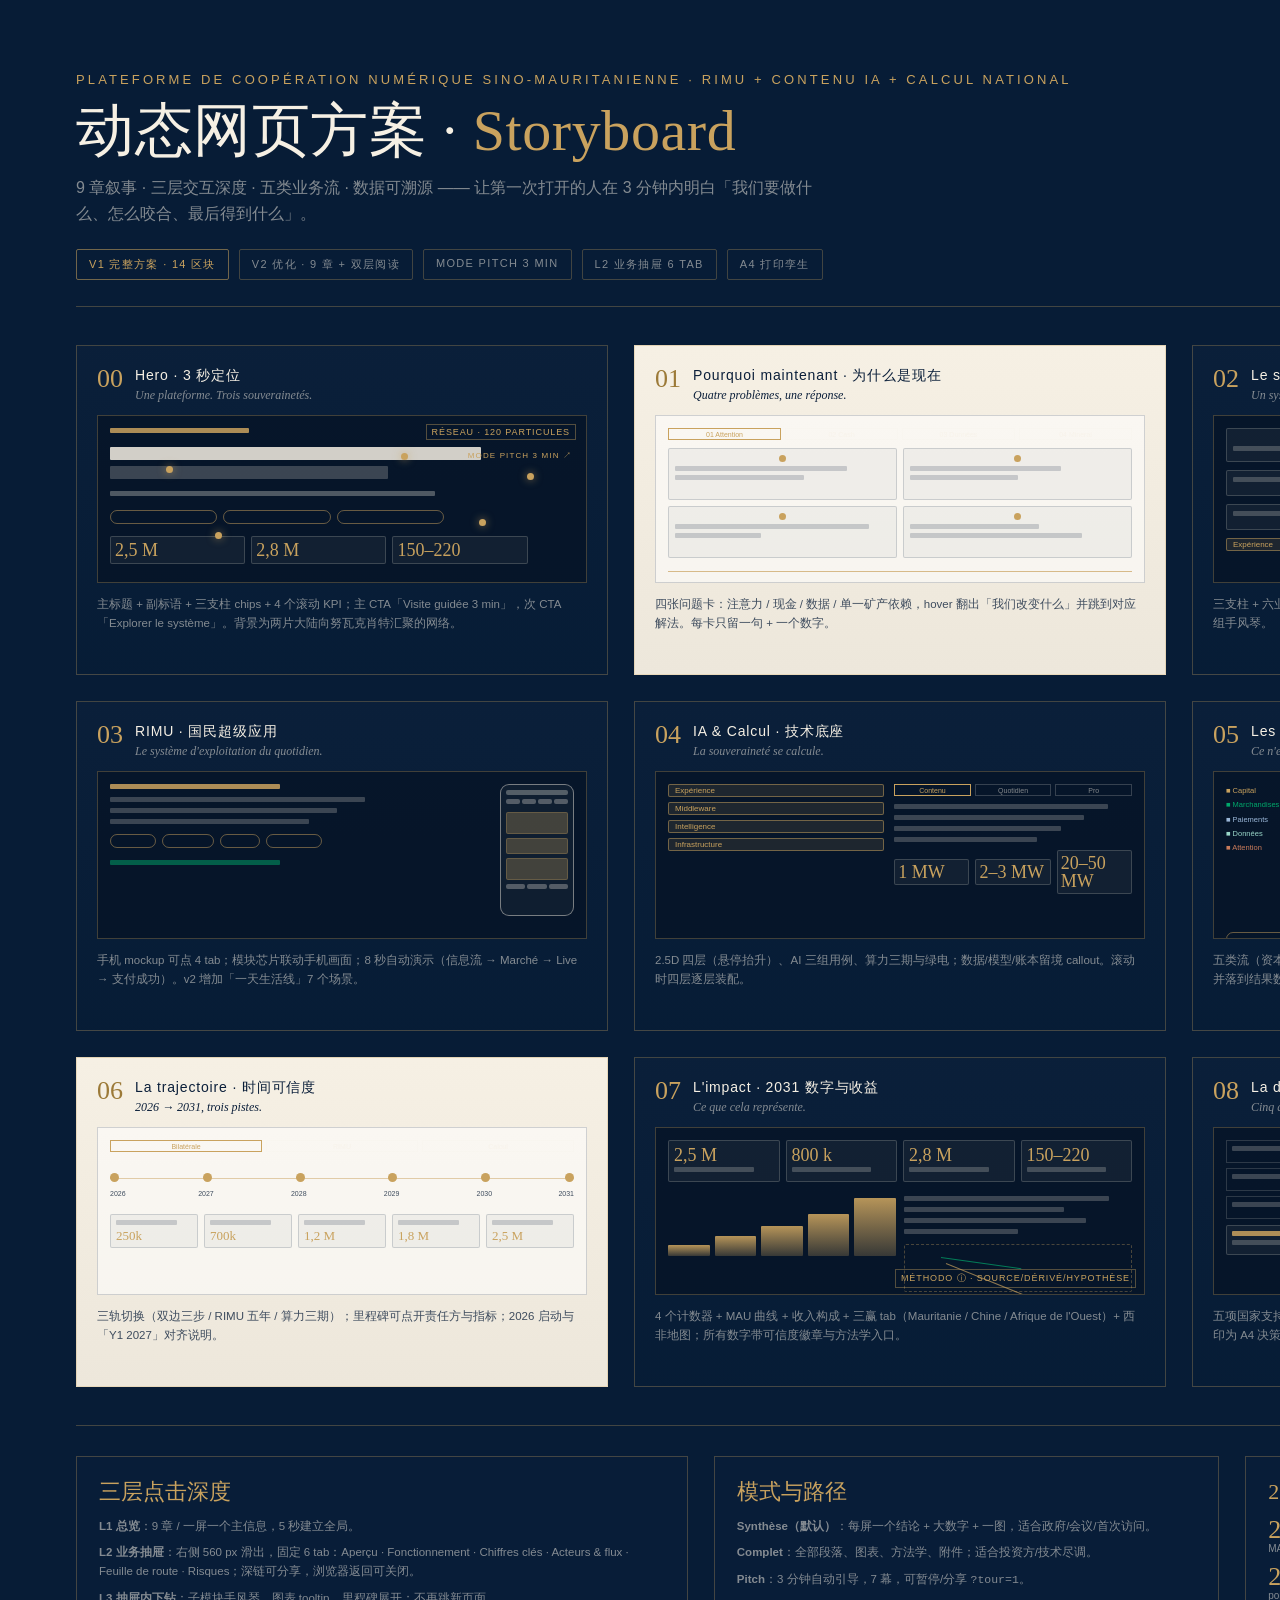
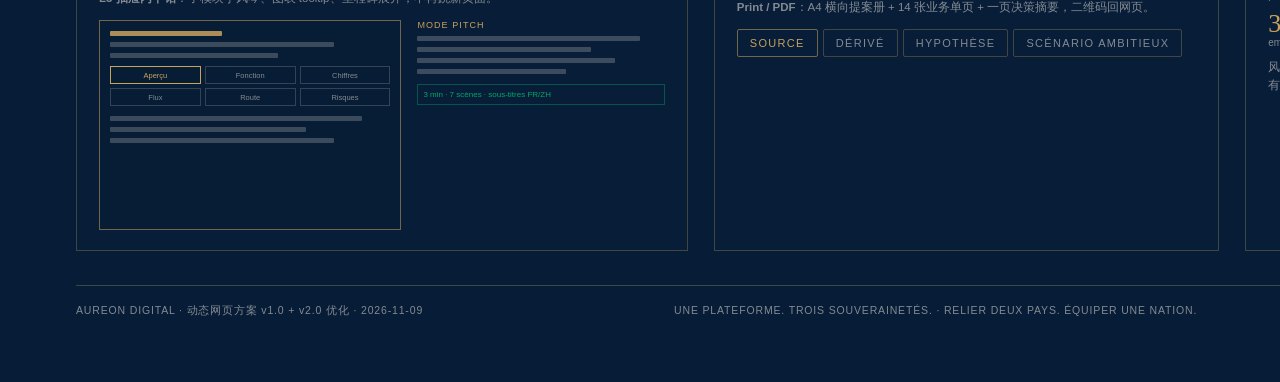
<file: wireframes/overview.html>
<!doctype html>
<html lang="zh-CN"><head><meta charset="utf-8"><title>RIMU · 动态网页方案 Storyboard</title>
<style>
  :root{ --navy:#071C36; --navy2:#0B1F3A; --ivory:#F6F0E4; --gold:#C9A25E; --gold2:#9C7A38; --green:#00A86B; --muted:rgba(246,240,228,.52); --line:rgba(201,162,94,.30); }
  *{box-sizing:border-box;margin:0;padding:0}
  html,body{background:var(--navy);color:var(--ivory);font-family:'Avenir Next','PingFang SC','Helvetica Neue',sans-serif;-webkit-font-smoothing:antialiased}
  body{padding:72px 76px 64px;width:1800px}
  .top{display:flex;justify-content:space-between;align-items:flex-start;border-bottom:1px solid var(--line);padding-bottom:26px}
  .kicker{font-size:13px;letter-spacing:.24em;text-transform:uppercase;color:var(--gold);margin-bottom:14px}
  h1{font-family:Didot,'Playfair Display',serif;font-weight:400;font-size:58px;line-height:1.04;letter-spacing:.01em}
  h1 em{font-style:normal;color:var(--gold)}
  .sub{margin-top:14px;font-size:16px;line-height:1.6;color:var(--muted);max-width:760px}
  .meta{text-align:right;font-size:12px;line-height:1.9;color:var(--muted);letter-spacing:.06em}
  .meta b{display:block;font-size:15px;letter-spacing:.12em;color:var(--gold);font-weight:600;margin-bottom:6px}
  .legend{display:flex;gap:10px;margin-top:22px;flex-wrap:wrap}
  .tag{font-size:11px;letter-spacing:.12em;text-transform:uppercase;border:1px solid var(--line);padding:7px 12px;border-radius:2px;color:var(--muted)}
  .tag.gold{color:var(--gold);border-color:rgba(201,162,94,.55)}
  .grid{display:grid;grid-template-columns:repeat(3,1fr);gap:26px;margin-top:38px}
  .card{border:1px solid var(--line);background:linear-gradient(180deg,rgba(11,31,58,.94),rgba(7,28,54,.94));padding:20px 20px 18px;position:relative;min-height:330px}
  .card.light{background:linear-gradient(180deg,#F6F0E4,#EDE7DB);color:#0B1F3A}
  .card.light .desc{color:#3E4C5E}
  .card.light .no{color:#9C7A38}
  .card.light .fr{color:#0B1F3A}
  .no{font-family:Didot,'Playfair Display',serif;font-size:26px;color:var(--gold);line-height:1;float:left;margin-right:12px}
  .head{overflow:hidden;margin-bottom:12px}
  .zh{font-size:14px;letter-spacing:.06em;line-height:1.4;color:var(--ivory)}
  .light .zh{color:#0B1F3A}
  .fr{font-family:'Minion Pro',Georgia,serif;font-style:italic;font-size:12px;color:var(--muted);margin-top:3px;white-space:nowrap;overflow:hidden;text-overflow:ellipsis}
  .screen{border:1px solid var(--line);background:rgba(4,15,30,.55);height:168px;position:relative;overflow:hidden;padding:12px}
  .light .screen{background:rgba(255,255,255,.55);border-color:rgba(11,31,58,.18)}
  .desc{font-size:11.5px;line-height:1.65;color:var(--muted);margin-top:12px}
  .kv{position:absolute;right:10px;top:8px;font-size:9px;letter-spacing:.1em;color:var(--gold);border:1px solid rgba(201,162,94,.4);padding:2px 5px}
  /* skeleton primitives */
  .l{height:5px;background:rgba(246,240,228,.22);border-radius:1px;margin-bottom:6px}
  .light .l{background:rgba(11,31,58,.18)}
  .l.gold{background:var(--gold);opacity:.85}
  .l.big{height:13px}
  .l.med{height:8px}
  .w20{width:20%}.w30{width:30%}.w40{width:40%}.w50{width:50%}.w60{width:60%}.w70{width:70%}.w80{width:80%}.w90{width:90%}
  .row{display:flex;gap:6px;align-items:center}
  .box{flex:1;border:1px solid rgba(246,240,228,.18);background:rgba(246,240,228,.05);border-radius:2px;padding:6px}
  .light .box{border-color:rgba(11,31,58,.16);background:rgba(11,31,58,.04)}
  .box .l{margin-bottom:4px}
  .pill{height:14px;border:1px solid rgba(201,162,94,.5);border-radius:8px;flex:1}
  .dot{width:7px;height:7px;border-radius:50%;background:var(--gold);margin:0 auto 4px}
  .dots{position:absolute;inset:0;opacity:.5}
  .node{position:absolute;width:7px;height:7px;border-radius:50%;background:var(--gold);box-shadow:0 0 8px rgba(201,162,94,.7)}
  .num{font-family:Didot,'Playfair Display',serif;font-size:26px;color:var(--gold);line-height:1}
  .num.sm{font-size:18px}
  .phone{width:74px;height:132px;border:1px solid rgba(246,240,228,.45);border-radius:9px;margin-left:auto;padding:5px;background:rgba(246,240,228,.04)}
  .phone .bar{height:5px;background:rgba(246,240,228,.3);border-radius:2px;margin-bottom:4px}
  .phone .tile{height:22px;background:rgba(201,162,94,.28);border:1px solid rgba(201,162,94,.25);border-radius:2px;margin-bottom:4px}
  .layer{height:13px;border:1px solid rgba(201,162,94,.5);background:rgba(201,162,94,.12);border-radius:2px;margin-bottom:5px;display:flex;align-items:center;padding-left:6px;font-size:8px;color:var(--gold)}
  .timeline{position:relative;height:46px;margin-top:10px}
  .timeline .ln{position:absolute;left:0;right:0;top:16px;height:1px;background:rgba(201,162,94,.5)}
  .timeline .mk{position:absolute;top:11px;width:9px;height:9px;border-radius:50%;background:var(--gold)}
  .chart{display:flex;align-items:flex-end;gap:5px;height:58px;margin-top:8px}
  .chart .b{flex:1;background:linear-gradient(180deg,rgba(201,162,94,.9),rgba(201,162,94,.25));border-radius:1px}
  .map{margin-top:10px;border:1px dashed rgba(201,162,94,.35);height:48px;position:relative;border-radius:2px}
  .flow{position:absolute;height:0;border-top:1px solid var(--green);opacity:.7;transform-origin:left center}
  .tabs{display:flex;gap:4px;margin-bottom:8px}
  .tabs .t{flex:1;height:12px;border:1px solid rgba(246,240,228,.2);font-size:7px;display:flex;align-items:center;justify-content:center;color:var(--muted)}
  .tabs .t.on{border-color:var(--gold);color:var(--gold)}
  .bottom{display:grid;grid-template-columns:1.15fr .95fr .9fr;gap:26px;margin-top:38px;border-top:1px solid var(--line);padding-top:30px}
  .panel{border:1px solid var(--line);padding:20px 22px;background:rgba(11,31,58,.45)}
  .panel h3{font-family:Didot,'Playfair Display',serif;font-weight:400;font-size:22px;color:var(--gold);margin-bottom:10px}
  .panel p{font-size:11.5px;line-height:1.65;color:var(--muted);margin-bottom:8px}
  .l2{display:grid;grid-template-columns:1.1fr .9fr;gap:16px}
  .drawer{border:1px solid rgba(201,162,94,.55);background:rgba(7,28,54,.9);padding:10px;height:210px;position:relative}
  .dtab{display:grid;grid-template-columns:repeat(3,1fr);gap:4px;margin-top:8px}
  .dtab div{height:18px;border:1px solid rgba(246,240,228,.18);font-size:7.5px;display:flex;align-items:center;justify-content:center;color:var(--muted)}
  .dtab div.on{border-color:var(--gold);color:var(--gold)}
  .footer{margin-top:34px;border-top:1px solid var(--line);padding-top:18px;display:flex;justify-content:space-between;font-size:10.5px;letter-spacing:.08em;color:var(--muted)}
</style></head><body>
<div class="top">
  <div>
    <div class="kicker">Plateforme de coopération numérique sino-mauritanienne · RIMU + Contenu IA + Calcul national</div>
    <h1>动态网页方案 · <em>Storyboard</em></h1>
    <div class="sub">9 章叙事 · 三层交互深度 · 五类业务流 · 数据可溯源 —— 让第一次打开的人在 3 分钟内明白「我们要做什么、怎么咬合、最后得到什么」。</div>
    <div class="legend">
      <span class="tag gold">v1 完整方案 · 14 区块</span><span class="tag">v2 优化 · 9 章 + 双层阅读</span><span class="tag">Mode Pitch 3 min</span><span class="tag">L2 业务抽屉 6 tab</span><span class="tag">A4 打印孪生</span>
    </div>
  </div>
  <div class="meta"><b>2026-11-09 · v1.0 / v2.0</b>AUREON DIGITAL<br>Nouakchott · Mauritanie<br>FR 默认 / 中文切换 / AR 预留</div>
</div>

<div class="grid">
  <!-- 00 hero -->
  <div class="card">
    <div class="head"><span class="no">00</span><div class="zh">Hero · 3 秒定位</div><div class="fr">Une plateforme. Trois souverainetés.</div></div>
    <div class="screen">
      <span class="kv">RÉSEAU · 120 PARTICULES</span>
      <div class="l gold w30" style="margin-bottom:14px"></div>
      <div class="l big w80" style="background:rgba(246,240,228,.85)"></div>
      <div class="l big w60" style="margin-bottom:12px"></div>
      <div class="l w70" style="background:rgba(246,240,228,.3)"></div>
      <div class="row" style="margin-top:14px;width:72%"><div class="pill"></div><div class="pill"></div><div class="pill"></div></div>
      <div class="row" style="margin-top:12px;width:90%"><div class="box" style="padding:4px"><div class="num sm">2,5 M</div></div><div class="box" style="padding:4px"><div class="num sm">2,8 M</div></div><div class="box" style="padding:4px"><div class="num sm">150–220</div></div></div>
      <div class="node" style="left:14%;top:30%"></div><div class="node" style="left:24%;top:70%"></div><div class="node" style="left:62%;top:22%"></div><div class="node" style="left:78%;top:62%"></div><div class="node" style="left:88%;top:34%"></div>
      <div style="position:absolute;right:14px;top:34px;font-size:8px;color:var(--gold);letter-spacing:.14em">MODE PITCH 3 MIN ↗</div>
    </div>
    <div class="desc">主标题 + 副标语 + 三支柱 chips + 4 个滚动 KPI；主 CTA「Visite guidée 3 min」，次 CTA「Explorer le système」。背景为两片大陆向努瓦克肖特汇聚的网络。</div>
  </div>

  <!-- 01 pourquoi -->
  <div class="card light">
    <div class="head"><span class="no">01</span><div class="zh">Pourquoi maintenant · 为什么是现在</div><div class="fr">Quatre problèmes, une réponse.</div></div>
    <div class="screen">
      <div class="tabs"><div class="t on">01 Attention</div><div class="t">02 Cash</div><div class="t">03 Données</div><div class="t">04 Minerai</div></div>
      <div class="row" style="margin-bottom:6px"><div class="box" style="height:52px"><div class="dot"></div><div class="l w80"></div><div class="l w60"></div></div><div class="box" style="height:52px"><div class="dot"></div><div class="l w70"></div><div class="l w50"></div></div></div>
      <div class="row"><div class="box" style="height:52px"><div class="dot"></div><div class="l w90"></div><div class="l w40"></div></div><div class="box" style="height:52px"><div class="dot"></div><div class="l w60"></div><div class="l w80"></div></div></div>
      <div style="position:absolute;left:12px;right:12px;bottom:10px;height:1px;background:var(--gold);opacity:.7"></div>
    </div>
    <div class="desc">四张问题卡：注意力 / 现金 / 数据 / 单一矿产依赖，hover 翻出「我们改变什么」并跳到对应解法。每卡只留一句 + 一个数字。</div>
  </div>

  <!-- 02 système -->
  <div class="card">
    <div class="head"><span class="no">02</span><div class="zh">Le système · 一屏看懂全局</div><div class="fr">Un système, pas une collection de projets.</div></div>
    <div class="screen">
      <span class="kv">CLICK → 6 TAB</span>
      <div class="row" style="margin-bottom:8px"><div class="box" style="height:34px"><div class="dot"></div><div class="l w70"></div></div><div class="box" style="height:34px"><div class="dot"></div><div class="l w60"></div></div><div class="box" style="height:34px"><div class="dot"></div><div class="l w80"></div></div></div>
      <div class="row" style="margin-bottom:8px"><div class="box" style="height:26px"><div class="l w80"></div></div><div class="box" style="height:26px"><div class="l w70"></div></div><div class="box" style="height:26px"><div class="l w60"></div></div></div>
      <div class="row" style="margin-bottom:8px"><div class="box" style="height:26px"><div class="l w70"></div></div><div class="box" style="height:26px"><div class="l w80"></div></div><div class="box" style="height:26px"><div class="l w60"></div></div></div>
      <div class="row"><div class="layer" style="flex:1">Expérience</div><div class="layer" style="flex:1">Middleware</div><div class="layer" style="flex:1">Intelligence</div><div class="layer" style="flex:1">Infrastructure</div></div>
    </div>
    <div class="desc">三支柱 + 六业务 + 四层架构同屏；hover 高亮关联、点击打开支柱/业务/层抽屉。移动端变三组手风琴。</div>
  </div>

  <!-- 03 RIMU -->
  <div class="card">
    <div class="head"><span class="no">03</span><div class="zh">RIMU · 国民超级应用</div><div class="fr">Le système d'exploitation du quotidien.</div></div>
    <div class="screen">
      <div style="display:grid;grid-template-columns:1.25fr .75fr;gap:10px">
        <div>
          <div class="l gold w60" style="margin-bottom:8px"></div>
          <div class="l w90"></div><div class="l w80"></div><div class="l w70"></div>
          <div class="row" style="margin-top:10px;flex-wrap:wrap"><div class="pill" style="flex:0 0 46px"></div><div class="pill" style="flex:0 0 52px"></div><div class="pill" style="flex:0 0 40px"></div><div class="pill" style="flex:0 0 56px"></div></div>
          <div class="l w60" style="margin-top:12px;background:rgba(0,168,107,.5)"></div>
        </div>
        <div class="phone">
          <div class="bar"></div>
          <div style="display:flex;gap:2px;margin-bottom:4px"><div class="bar" style="flex:1"></div><div class="bar" style="flex:1"></div><div class="bar" style="flex:1"></div><div class="bar" style="flex:1"></div></div>
          <div class="tile"></div><div class="tile" style="height:16px"></div><div class="tile"></div>
          <div style="display:flex;gap:2px;margin-top:3px"><div class="bar" style="flex:1"></div><div class="bar" style="flex:1"></div><div class="bar" style="flex:1"></div></div>
        </div>
      </div>
    </div>
    <div class="desc">手机 mockup 可点 4 tab；模块芯片联动手机画面；8 秒自动演示（信息流 → Marché → Live → 支付成功）。v2 增加「一天生活线」7 个场景。</div>
  </div>

  <!-- 04 AI -->
  <div class="card">
    <div class="head"><span class="no">04</span><div class="zh">IA &amp; Calcul · 技术底座</div><div class="fr">La souveraineté se calcule.</div></div>
    <div class="screen">
      <div style="display:grid;grid-template-columns:1fr 1.1fr;gap:10px">
        <div><div class="layer">Expérience</div><div class="layer">Middleware</div><div class="layer">Intelligence</div><div class="layer">Infrastructure</div></div>
        <div>
          <div class="tabs"><div class="t on">Contenu</div><div class="t">Quotidien</div><div class="t">Pro</div></div>
          <div class="l w90"></div><div class="l w80"></div><div class="l w70"></div><div class="l w60"></div>
          <div class="row" style="margin-top:8px"><div class="box" style="padding:3px"><div class="num sm">1 MW</div></div><div class="box" style="padding:3px"><div class="num sm">2–3 MW</div></div><div class="box" style="padding:3px"><div class="num sm">20–50 MW</div></div></div>
        </div>
      </div>
    </div>
    <div class="desc">2.5D 四层（悬停抬升）、AI 三组用例、算力三期与绿电；数据/模型/账本留境 callout。滚动时四层逐层装配。</div>
  </div>

  <!-- 05 flux -->
  <div class="card">
    <div class="head"><span class="no">05</span><div class="zh">Les flux, en action · 咬合关系</div><div class="fr">Ce n'est pas six projets. C'est une machine.</div></div>
    <div class="screen">
      <div style="display:grid;grid-template-columns:74px 1fr;gap:8px;height:140px">
        <div style="font-size:7.5px;line-height:1.9;color:var(--muted)">
          <div style="color:var(--gold)">■ Capital</div><div style="color:var(--green)">■ Marchandises</div><div style="color:#9AB7D8">■ Paiements</div><div style="color:#9AD7C9">■ Données</div><div style="color:#C97B5A">■ Attention</div>
        </div>
        <div style="position:relative;border:1px dashed rgba(201,162,94,.25);overflow:hidden">
          <div class="node" style="left:18%;top:14%"></div><div class="node" style="left:50%;top:8%"></div><div class="node" style="left:82%;top:16%"></div>
          <div class="node" style="left:10%;top:62%"></div><div class="node" style="left:30%;top:74%"></div><div class="node" style="left:52%;top:66%"></div><div class="node" style="left:74%;top:76%"></div><div class="node" style="left:90%;top:58%"></div>
          <div class="flow" style="left:18%;top:18%;width:34%;transform:rotate(-8deg)"></div>
          <div class="flow" style="left:50%;top:10%;width:34%;transform:rotate(8deg);border-color:var(--gold)"></div>
          <div class="flow" style="left:14%;top:60%;width:34%;transform:rotate(14deg)"></div>
          <div class="flow" style="left:52%;top:64%;width:32%;transform:rotate(10deg);border-color:#C97B5A"></div>
          <div class="flow" style="left:30%;top:72%;width:46%;transform:rotate(-4deg);border-color:#9AD7C9"></div>
        </div>
      </div>
      <div class="row" style="margin-top:8px"><div class="pill"></div><div class="pill"></div><div class="pill"></div><div class="pill" style="flex:0 0 70px;border-color:rgba(246,240,228,.2)"></div></div>
    </div>
    <div class="desc">五类流（资本/货物/支付/数据/注意力）可筛选；v2 默认 3 段 15 秒「流故事」，沿路径点亮并落到结果数字，例如「1 个项目 → 300 就业 → 1,2 Md USD 意向」。</div>
  </div>

  <!-- 06 roadmap -->
  <div class="card light">
    <div class="head"><span class="no">06</span><div class="zh">La trajectoire · 时间可信度</div><div class="fr">2026 → 2031, trois pistes.</div></div>
    <div class="screen">
      <div class="tabs"><div class="t on">Bilatérale</div><div class="t">RIMU</div><div class="t">Calcul</div></div>
      <div class="timeline">
        <div class="ln"></div>
        <div class="mk" style="left:0%"></div><div class="mk" style="left:20%"></div><div class="mk" style="left:40%"></div><div class="mk" style="left:60%"></div><div class="mk" style="left:80%"></div><div class="mk" style="left:98%"></div>
        <div style="position:absolute;left:0;top:28px;font-size:7px;color:#3E4C5E">2026</div>
        <div style="position:absolute;left:19%;top:28px;font-size:7px;color:#3E4C5E">2027</div>
        <div style="position:absolute;left:39%;top:28px;font-size:7px;color:#3E4C5E">2028</div>
        <div style="position:absolute;left:59%;top:28px;font-size:7px;color:#3E4C5E">2029</div>
        <div style="position:absolute;left:79%;top:28px;font-size:7px;color:#3E4C5E">2030</div>
        <div style="position:absolute;right:0;top:28px;font-size:7px;color:#3E4C5E">2031</div>
      </div>
      <div class="row" style="margin-top:6px"><div class="box" style="padding:5px"><div class="l w80"></div><div class="num sm" style="font-size:13px">250k</div></div><div class="box" style="padding:5px"><div class="l w80"></div><div class="num sm" style="font-size:13px">700k</div></div><div class="box" style="padding:5px"><div class="l w80"></div><div class="num sm" style="font-size:13px">1,2 M</div></div><div class="box" style="padding:5px"><div class="l w80"></div><div class="num sm" style="font-size:13px">1,8 M</div></div><div class="box" style="padding:5px"><div class="l w80"></div><div class="num sm" style="font-size:13px">2,5 M</div></div></div>
    </div>
    <div class="desc">三轨切换（双边三步 / RIMU 五年 / 算力三期）；里程碑可点开责任方与指标；2026 启动与「Y1 2027」对齐说明。</div>
  </div>

  <!-- 07 impact -->
  <div class="card">
    <div class="head"><span class="no">07</span><div class="zh">L'impact · 2031 数字与收益</div><div class="fr">Ce que cela représente.</div></div>
    <div class="screen">
      <div class="row" style="margin-bottom:8px"><div class="box" style="padding:5px"><div class="num sm">2,5 M</div><div class="l w80" style="margin-top:3px"></div></div><div class="box" style="padding:5px"><div class="num sm">800 k</div><div class="l w80" style="margin-top:3px"></div></div><div class="box" style="padding:5px"><div class="num sm">2,8 M</div><div class="l w80" style="margin-top:3px"></div></div><div class="box" style="padding:5px"><div class="num sm">150–220</div><div class="l w80" style="margin-top:3px"></div></div></div>
      <div style="display:grid;grid-template-columns:1fr 1fr;gap:8px">
        <div><div class="chart"><div class="b" style="height:20%"></div><div class="b" style="height:35%"></div><div class="b" style="height:52%"></div><div class="b" style="height:72%"></div><div class="b" style="height:100%"></div></div></div>
        <div><div class="l w90" style="margin-top:6px"></div><div class="l w70"></div><div class="l w80"></div><div class="l w50"></div><div class="map"><div class="flow" style="left:16%;top:26%;width:36%;transform:rotate(8deg)"></div><div class="flow" style="left:18%;top:40%;width:40%;transform:rotate(22deg);border-color:var(--gold)"></div></div></div>
      </div>
      <span class="kv" style="top:auto;bottom:6px;right:8px">MÉTHODO ⓘ · SOURCE/DÉRIVÉ/HYPOTHÈSE</span>
    </div>
    <div class="desc">4 个计数器 + MAU 曲线 + 收入构成 + 三赢 tab（Mauritanie / Chine / Afrique de l'Ouest）+ 西非地图；所有数字带可信度徽章与方法学入口。</div>
  </div>

  <!-- 08 décision -->
  <div class="card">
    <div class="head"><span class="no">08</span><div class="zh">La décision · 五项请求与下一步</div><div class="fr">Cinq décisions ouvrent le canal.</div></div>
    <div class="screen">
      <div class="row" style="margin-bottom:6px"><div style="flex:1"><div style="border:1px solid rgba(246,240,228,.16);padding:5px;margin-bottom:5px"><div class="l w80"></div></div><div style="border:1px solid rgba(246,240,228,.16);padding:5px;margin-bottom:5px"><div class="l w70"></div></div><div style="border:1px solid rgba(246,240,228,.16);padding:5px"><div class="l w90"></div></div></div><div style="flex:1"><div class="l gold w40" style="margin-bottom:7px"></div><div class="l w80"></div><div class="l w70"></div><div class="l w90"></div><div class="l w60"></div></div></div>
      <div class="row"><div class="box" style="padding:5px"><div class="l gold w60"></div><div class="l w80"></div></div><div class="box" style="padding:5px"><div class="l gold w60"></div><div class="l w80"></div></div><div class="box" style="padding:5px"><div class="l gold w60"></div><div class="l w80"></div></div></div>
    </div>
    <div class="desc">五项国家支持手风琴 + 风险摘要 + 三类 CTA（政府 / 投资方 / 西非买家）+ 30/90 天行动；打印为 A4 决策摘要与 14 张业务单页。</div>
  </div>
</div>

<div class="bottom">
  <div class="panel">
    <h3>三层点击深度</h3>
    <p><b>L1 总览</b>：9 章 / 一屏一个主信息，5 秒建立全局。</p>
    <p><b>L2 业务抽屉</b>：右侧 560 px 滑出，固定 6 tab：Aperçu · Fonctionnement · Chiffres clés · Acteurs &amp; flux · Feuille de route · Risques；深链可分享，浏览器返回可关闭。</p>
    <p><b>L3 抽屉内下钻</b>：子模块手风琴、图表 tooltip、里程碑展开；不再跳新页面。</p>
    <div class="l2" style="margin-top:12px">
      <div class="drawer"><div class="l gold w40"></div><div class="l w80"></div><div class="l w60"></div><div class="dtab"><div class="on">Aperçu</div><div>Fonction</div><div>Chiffres</div><div>Flux</div><div>Route</div><div>Risques</div></div><div class="l w90" style="margin-top:10px"></div><div class="l w70"></div><div class="l w80"></div></div>
      <div><div style="font-size:9px;color:var(--gold);letter-spacing:.12em;margin-bottom:6px">MODE PITCH</div><div class="l w90"></div><div class="l w70"></div><div class="l w80"></div><div class="l w60"></div><div style="margin-top:10px;border:1px solid rgba(0,168,107,.4);padding:5px;font-size:8px;color:var(--green)">3 min · 7 scènes · sous-titres FR/ZH</div></div>
    </div>
  </div>
  <div class="panel">
    <h3>模式与路径</h3>
    <p><b>Synthèse（默认）</b>：每屏一个结论 + 大数字 + 一图，适合政府/会议/首次访问。</p>
    <p><b>Complet</b>：全部段落、图表、方法学、附件；适合投资方/技术尽调。</p>
    <p><b>Pitch</b>：3 分钟自动引导，7 幕，可暂停/分享 <code>?tour=1</code>。</p>
    <p><b>Print / PDF</b>：A4 横向提案册 + 14 张业务单页 + 一页决策摘要，二维码回网页。</p>
    <div style="margin-top:12px;display:flex;gap:5px;flex-wrap:wrap"><span class="tag gold">Source</span><span class="tag">Dérivé</span><span class="tag">Hypothèse</span><span class="tag">Scénario ambitieux</span></div>
  </div>
  <div class="panel">
    <h3>2031 · 关键数字</h3>
    <div style="display:grid;grid-template-columns:1fr 1fr;gap:10px 14px;margin-top:6px">
      <div><div class="num">2,5 M</div><div style="font-size:10px;color:var(--muted)">MAU · RIMU</div></div>
      <div><div class="num">800 k</div><div style="font-size:10px;color:var(--muted)">DAU · 40 min/j</div></div>
      <div><div class="num">2,8 M</div><div style="font-size:10px;color:var(--muted)">portefeuilles RIMP</div></div>
      <div><div class="num">150–220 M</div><div style="font-size:10px;color:var(--muted)">USD · 1,3–1,9 % PIB</div></div>
      <div><div class="num">30–40 k</div><div style="font-size:10px;color:var(--muted)">emplois · 5 ans</div></div>
      <div><div class="num">800 M–2 Md</div><div style="font-size:10px;color:var(--muted)">USD flux ouest-africains</div></div>
    </div>
    <p style="margin-top:10px">风险与保障：钱包互操作 / 宗教与未成年人 / 电力与沙尘 / 跨境数据 / 人才；每项有机制、指标、责任人。</p>
  </div>
</div>
<div class="footer"><span>AUREON DIGITAL · 动态网页方案 v1.0 + v2.0 优化 · 2026-11-09</span><span>UNE PLATEFORME. TROIS SOUVERAINETÉS. · RELIER DEUX PAYS. ÉQUIPER UNE NATION.</span><span>web/PLAN_v1.md · web/PLAN_v2_optimisation.md</span></div>
</body></html>
</file>
<file: site/assets/css/theme.css>
/* ==========================================================================
   theme.css — AUREON DIGITAL · Plateforme de coopération
   Design tokens, typography, components, motion, responsive behaviours.
   Owner: visual-builder. Single file, UTF-8, no external font/image/CDN.

   SCOPE / INTERFACE
   - Owns: tokens, base typography, UI components, motion, component-level
     responsive behaviour, .no-print/.print-only helpers.
   - Does NOT own: section-level grids (.chapter-inner/.hero-kpis/.problems-grid/
     .pillar-grid/.business-grid/.layer-stack/.rimu-layout/.ia-layout/
     .flow-layout/.decision-layout/.site-footer grid... those live in layout.css),
     charts/SVG internals (viz.css + viz.js), print pages (print.css).
   - DOM contract for content injected by app.js (theme.css styles these class
     names; if app.js uses different names, add aliases here and tell Lead):
       cards ........ .card .problem-card .pillar-card .business-card
                      .layer-row .risk-card .cta-card .chart-card
       card parts ... .card-no .card-title .card-body .card-meta .card-foot
                      .card-link .card-arrow
       kpi .......... .kpi-mini .kpi-block .kpi-label .kpi-value .kpi-unit
                      .kpi-meta .kpi-source
       metrics ...... .metrics .metric .metric-value .metric-label
       badges ....... .badge .badge-source .badge-derived .badge-hypothesis
                      .badge-scenario .stage-badge (data-stage/class variants)
       compare ...... .compare-card .compare-head .compare-label .compare-value
                      .compare-list .compare-item
       rail ......... #chapter-rail > .rail-item > .rail-num + .rail-label
       drawer ....... .drawer-tab .drawer-kpi .drawer-section .acc-item
       phone ........ .phone-tab .phone-nav-item .screen-head .screen-card
                      .screen-title .screen-row .screen-thumb .screen-line
       flow ......... .flow-check .flow-line .flow-dot .flow-name .story-chip
       timeline ..... .track-tab .timeline-milestone .milestone-node
                      .milestone-label .milestone-year .milestone-value
       accordion .... .support-row .support-head .support-body .support-no
       load/empty ... .loader .loading-line .empty-state .hint .toast
       reveal ....... .reveal / [data-reveal] + .is-visible (or .is-in)
                      app.js adds .is-visible when entering viewport; reduced
                      motion shows content directly. Never hides content w/o JS.
   ========================================================================== */

/* ==========================================================================
   0. PRIMITIVE TOKENS (never use directly inside components below;
      semantic tokens only — primitives are re-exported for viz/print)
   ========================================================================== */
:root {
  /* brand palette */
  --c-navy-950: #05121F;
  --c-navy-900: #071C36;
  --c-navy-800: #0B1F3A;
  --c-navy-700: #102A4C;
  --c-navy-600: #17395F;
  --c-ivory-050: #FBF6EC;
  --c-ivory-100: #F6F0E4;
  --c-ivory-200: #EFE6D6;
  --c-ivory-300: #E4D6BB;
  --c-gold-500: #C9A25E;
  --c-gold-600: #B08A46;
  --c-gold-700: #9C7A38;
  --c-gold-800: #7C5F2B;
  --c-gold-100: #E9D9B8;
  --c-green-500: #00A86B;
  --c-green-600: #00794D;
  --c-steel-400: #7FA6C9;
  --c-steel-600: #33627F;
  --c-copper-400: #D08A5C;
  --c-copper-600: #9A5230;
  --c-ink-900: #16273F;
  --c-ink-700: #33415A;
  --c-ink-500: #5E6B7E;
  --c-ink-400: #6A7688;
  --c-ink-300: #8C8478;
  --c-white: #FFFFFF;

  /* compatibility aliases used by layout.css / inline app JS */
  --navy: var(--c-navy-900);
  --ivory: var(--c-ivory-100);
  --gold: var(--c-gold-700);          /* re-declared semantically below */
  --gold-hover: #D5AF6C;

  /* fonts — system first, no webfont downloads */
  --ff-display: 'Didot', 'Playfair Display', 'Cormorant Garamond', Georgia, 'Times New Roman', serif;
  --ff-body: 'Avenir Next', 'Nunito Sans', 'Inter', -apple-system, BlinkMacSystemFont, 'Segoe UI', 'Helvetica Neue', Arial, sans-serif;
  --ff-lead: 'Minion Pro', 'Cormorant Garamond', 'Playfair Display', Georgia, 'Times New Roman', serif;
  --ff-num: 'Avenir Next', 'Nunito Sans', 'Inter', system-ui, -apple-system, sans-serif;

  /* type scale (fluid, display only) */
  --fs-display-1: clamp(2.75rem, 6.4vw, 6rem);
  --fs-display-2: clamp(2.25rem, 4.4vw, 4.5rem);
  --fs-h1: clamp(2rem, 3.6vw, 3.5rem);
  --fs-h2: clamp(1.625rem, 2.6vw, 2.5rem);
  --fs-h3: clamp(1.3125rem, 1.8vw, 1.75rem);
  --fs-h4: clamp(1.0625rem, 1.2vw, 1.375rem);
  --fs-lead: clamp(1.0625rem, 1.2vw, 1.25rem);
  --fs-body: clamp(1rem, 0.95rem + 0.25vw, 1.0625rem);
  --fs-body-s: 0.9375rem;
  --fs-label: clamp(0.6875rem, 0.65rem + 0.15vw, 0.75rem);
  --fs-micro: 0.6875rem;
  --fs-data-xl: clamp(2.5rem, 5vw, 4rem);
  --fs-data-l: clamp(2rem, 3vw, 2.5rem);
  --fs-data-m: clamp(1.5rem, 2vw, 1.75rem);
  --fs-data-s: 1.125rem;

  --lh-display: 0.98;
  --lh-tight: 1.08;
  --lh-title: 1.12;
  --lh-body: 1.6;
  --lh-lead: 1.52;
  --lh-label: 1.3;

  --ls-display: -0.015em;
  --ls-title: -0.005em;
  --ls-label: 0.22em;
  --ls-micro: 0.06em;

  /* spacing (8pt grid, 4px half-step) */
  --sp-1: 4px;   --sp-2: 8px;   --sp-3: 12px;  --sp-4: 16px;
  --sp-6: 24px;  --sp-8: 32px;  --sp-10: 40px; --sp-12: 48px;
  --sp-16: 64px; --sp-20: 80px; --sp-24: 96px; --sp-30: 128px;
  --sp-40: 160px; --sp-48: 192px;

  /* lines / radii / shadows */
  --bw-hair: 1px;
  --bw-chart: 1px;
  --bw-data: 1.5px;
  --bw-strong: 2px;
  --bw-focus: 2px;
  --r-0: 0px;
  --r-1: 2px;
  --r-sheet: 16px;
  --r-phone: 28px;
  --r-round: 999px;
  --sh-tooltip: 0 12px 32px rgba(5, 18, 31, 0.28);
  --sh-drawer: 0 24px 80px rgba(5, 18, 31, 0.35);
  --sh-sheet: 0 -16px 60px rgba(5, 18, 31, 0.40);
  --sh-focus: 0 0 0 2px var(--focus-ring);
  --glow-gold: 0 0 0 1px var(--gold), 0 0 24px var(--gold-glow);
  --sh-card: none;

  /* z-index ladder (the only allowed values) */
  --z-base: 0;
  --z-sticky: 100;
  --z-header: 110;
  --z-progress: 120;
  --z-backdrop: 200;
  --z-drawer: 201;
  --z-spotlight: 202;
  --z-tour: 300;
  --z-toast: 400;
  --z-skip: 500;

  /* motion tokens */
  --dur-instant: 80ms;
  --dur-fast: 160ms;
  --dur-base: 240ms;
  --dur-slow: 360ms;
  --dur-slower: 520ms;
  --dur-enter: 640ms;
  --dur-cinematic: 800ms;
  --dur-counter: 1400ms;
  --dur-drawer: 420ms;
  --dur-drawer-close: 280ms;
  --ease-standard: cubic-bezier(.2, 0, 0, 1);
  --ease-out: cubic-bezier(.16, 1, .3, 1);
  --ease-in: cubic-bezier(.7, 0, .84, 0);
  --ease-in-out: cubic-bezier(.65, 0, .35, 1);
  --ease-drawer: cubic-bezier(.32, .72, 0, 1);
  --ease-editorial: cubic-bezier(.33, 0, .2, 1);

  /* layout constants used by component behaviour (section grids: layout.css) */
  --header-h: 64px;
  --rail-w: 148px;
  --measure: 68ch;
  --container-pad: 64px;
  --drawer-w: clamp(480px, 38vw, 560px);

  /* semantic colours — default LIGHT tone */
  --bg: var(--c-ivory-100);
  --bg-deep: var(--c-ivory-200);
  --surface: var(--c-ivory-050);
  --surface-raised: #FFFDF8;
  --surface-hover: #FFFDF8;
  --text: var(--c-ink-900);
  --text-secondary: var(--c-ink-700);
  --text-muted: var(--c-ink-500);
  --text-faint: var(--c-ink-400);
  --line: rgba(11, 31, 58, 0.16);
  --line-soft: rgba(11, 31, 58, 0.10);
  --line-strong: rgba(11, 31, 58, 0.32);
  --line-gold: var(--c-gold-700);
  --line-gold-soft: rgba(156, 122, 56, 0.28);
  --gold: var(--c-gold-700);
  --gold-text: var(--c-gold-800);
  --gold-soft: rgba(156, 122, 56, 0.22);
  --gold-glow: rgba(201, 162, 94, 0.14);
  --gold-fill: rgba(201, 162, 94, 0.08);
  --positive: var(--c-green-600);
  --focus-ring: var(--c-gold-700);
  --scrim: rgba(5, 18, 31, 0.58);
  --grid-line: rgba(11, 31, 58, 0.06);
  --a-04: rgba(11, 31, 58, 0.04);
  --a-08: rgba(11, 31, 58, 0.08);
  --a-12: rgba(11, 31, 58, 0.12);
  --a-16: rgba(11, 31, 58, 0.16);
  --a-24: rgba(11, 31, 58, 0.24);
  --a-40: rgba(11, 31, 58, 0.40);

  /* five flow data colours (light tone values) */
  --flow-capital: var(--c-gold-700);
  --flow-marchandises: #A8895E;
  --flow-paiements: var(--c-green-600);
  --flow-donnees: var(--c-steel-600);
  --flow-attention: var(--c-copper-600);

  /* hero / decorative backgrounds */
  --grad-hero: linear-gradient(160deg, #0A2342 0%, #071C36 45%, #05121F 100%);
  --grad-deep: linear-gradient(180deg, #071C36 0%, #05121F 100%);
  --guilloche: repeating-radial-gradient(circle at 108% 118%, transparent 0 12px, rgba(201, 162, 94, 0.06) 12px 12.5px),
               repeating-radial-gradient(circle at -8% -12%, transparent 0 12px, rgba(201, 162, 94, 0.04) 12px 12.5px);
}

/* semantic colours — DARK tone */
[data-tone="dark"] {
  --bg: var(--c-navy-900);
  --bg-deep: var(--c-navy-950);
  --surface: rgba(246, 240, 228, 0.045);
  --surface-raised: rgba(246, 240, 228, 0.075);
  --surface-hover: rgba(246, 240, 228, 0.075);
  --text: var(--c-ivory-100);
  --text-secondary: rgba(246, 240, 228, 0.78);
  --text-muted: rgba(246, 240, 228, 0.58);
  --text-faint: rgba(246, 240, 228, 0.40);
  --line: rgba(246, 240, 228, 0.16);
  --line-soft: rgba(246, 240, 228, 0.09);
  --line-strong: rgba(246, 240, 228, 0.32);
  --line-gold: var(--c-gold-500);
  --line-gold-soft: rgba(201, 162, 94, 0.30);
  --gold: var(--c-gold-500);
  --gold-text: var(--c-gold-500);
  --gold-soft: rgba(201, 162, 94, 0.24);
  --gold-glow: rgba(201, 162, 94, 0.16);
  --gold-fill: rgba(201, 162, 94, 0.10);
  --positive: var(--c-green-500);
  --focus-ring: var(--c-gold-500);
  --scrim: rgba(5, 18, 31, 0.62);
  --grid-line: rgba(246, 240, 228, 0.07);
  --a-04: rgba(246, 240, 228, 0.04);
  --a-08: rgba(246, 240, 228, 0.08);
  --a-12: rgba(246, 240, 228, 0.12);
  --a-16: rgba(246, 240, 228, 0.16);
  --a-24: rgba(246, 240, 228, 0.24);
  --a-40: rgba(246, 240, 228, 0.40);
  --surface-hover: rgba(246, 240, 228, 0.075);
  --flow-capital: var(--c-gold-500);
  --flow-marchandises: var(--c-ivory-300);
  --flow-paiements: var(--c-green-500);
  --flow-donnees: var(--c-steel-400);
  --flow-attention: var(--c-copper-400);
}

/* paper surfaces — drawer / modal / documents are always ivory, whatever
   the tone of the section behind them. */
[data-surface="paper"] {
  --bg: var(--c-ivory-050);
  --bg-deep: var(--c-ivory-100);
  --surface: var(--c-ivory-050);
  --surface-raised: #FFFDF8;
  --surface-hover: #FFFDF8;
  --text: var(--c-ink-900);
  --text-secondary: var(--c-ink-700);
  --text-muted: var(--c-ink-500);
  --text-faint: var(--c-ink-400);
  --line: rgba(11, 31, 58, 0.16);
  --line-soft: rgba(11, 31, 58, 0.10);
  --line-strong: rgba(11, 31, 58, 0.32);
  --line-gold: var(--c-gold-700);
  --line-gold-soft: rgba(156, 122, 56, 0.28);
  --gold: var(--c-gold-700);
  --gold-text: var(--c-gold-800);
  --gold-soft: rgba(156, 122, 56, 0.22);
  --gold-glow: rgba(201, 162, 94, 0.14);
  --gold-fill: rgba(201, 162, 94, 0.08);
  --positive: var(--c-green-600);
  --focus-ring: var(--c-gold-700);
  --a-04: rgba(11, 31, 58, 0.04);
  --a-08: rgba(11, 31, 58, 0.08);
  --a-12: rgba(11, 31, 58, 0.12);
  --a-16: rgba(11, 31, 58, 0.16);
  --a-24: rgba(11, 31, 58, 0.24);
  --a-40: rgba(11, 31, 58, 0.40);
  --flow-capital: var(--c-gold-700);
  --flow-marchandises: #A8895E;
  --flow-paiements: var(--c-green-600);
  --flow-donnees: var(--c-steel-600);
  --flow-attention: var(--c-copper-600);
}

/* Chinese font stack + slightly airier metrics */
html[lang="zh"] {
  --ff-display: 'Noto Serif SC', 'Songti SC', 'STSong', 'SimSun', 'Source Han Serif SC', serif;
  --ff-body: 'Noto Sans SC', 'PingFang SC', 'Hiragino Sans GB', 'Microsoft YaHei', 'Source Han Sans SC', sans-serif;
  --ff-lead: 'Noto Serif SC', 'Songti SC', 'STSong', serif;
  --ff-num: 'Noto Sans SC', 'PingFang SC', system-ui, sans-serif;
  --lh-body: 1.75;
  --lh-lead: 1.7;
  --lh-title: 1.16;
  --ls-display: 0.01em;
  --ls-title: 0.02em;
  --fs-display-1: clamp(2.375rem, 5.6vw, 5.25rem);
}

/* ==========================================================================
   1. RESET / BASE
   ========================================================================== */
*, *::before, *::after { box-sizing: border-box; }

html {
  -webkit-text-size-adjust: 100%;
  text-size-adjust: 100%;
  scroll-padding-top: calc(var(--header-h) + 24px);
}

body {
  margin: 0;
  min-height: 100%;
  background: var(--bg);
  color: var(--text);
  font-family: var(--ff-body);
  font-size: var(--fs-body);
  line-height: var(--lh-body);
  font-weight: 400;
  letter-spacing: 0.005em;
  -webkit-font-smoothing: antialiased;
  -moz-osx-font-smoothing: grayscale;
  text-rendering: optimizeLegibility;
  font-feature-settings: 'kern' 1, 'liga' 1;
}

h1, h2, h3, h4, h5, h6 {
  margin: 0;
  font-family: var(--ff-display);
  font-weight: 400;
  line-height: var(--lh-title);
  letter-spacing: var(--ls-title);
  text-wrap: balance;
}

p, figure, blockquote, dl, dd { margin: 0; }
ul, ol { margin: 0; padding: 0; list-style: none; }

img, svg, canvas, video { display: block; max-width: 100%; }
img { height: auto; }

button, input, select, textarea { font: inherit; color: inherit; }
button {
  margin: 0;
  padding: 0;
  border: 0;
  background: none;
  cursor: pointer;
  -webkit-tap-highlight-color: transparent;
}
a { color: inherit; text-decoration: none; }
strong, b { font-weight: 600; }
em, i { font-style: italic; }
small { font-size: var(--fs-micro); }

::selection { background: var(--gold-glow); color: var(--text); }

/* focus — never remove outline without a visible replacement */
:focus { outline: none; }
:focus-visible {
  outline: var(--bw-focus) solid var(--focus-ring);
  outline-offset: 2px;
  border-radius: 0;
}
[data-tone="dark"] :focus-visible,
.site-header :focus-visible,
.presenter-bar :focus-visible,
.phone :focus-visible,
#pitch-root :focus-visible { outline-color: var(--c-gold-500); }
[data-surface="paper"] :focus-visible { outline-color: var(--c-gold-700); }

@media (forced-colors: active) {
  :focus-visible { outline: 2px solid Highlight; }
  .card, .btn, .drawer, .modal, .input { border: 1px solid ButtonText; }
}

/* ==========================================================================
   2. TYPOGRAPHY / SHARED TEXT UTILITIES
   ========================================================================== */
.kicker,
.label {
  display: inline-block;
  margin: 0;
  font-family: var(--ff-body);
  font-size: var(--fs-label);
  font-weight: 600;
  line-height: var(--lh-label);
  letter-spacing: var(--ls-label);
  text-transform: uppercase;
  color: var(--gold-text);
}
[data-tone="dark"] .kicker,
[data-tone="dark"] .label { color: var(--gold); }

html[lang="zh"] .kicker,
html[lang="zh"] .label {
  letter-spacing: 0.08em;
  text-transform: none;
  font-weight: 500;
}

.lead {
  font-family: var(--ff-lead);
  font-style: italic;
  font-size: var(--fs-lead);
  line-height: var(--lh-lead);
  letter-spacing: 0.005em;
  color: var(--text-secondary);
  max-width: 58ch;
  text-wrap: pretty;
}

.subhead {
  margin: 0;
  font-family: var(--ff-display);
  font-size: var(--fs-h3);
  font-weight: 400;
  line-height: 1.2;
  letter-spacing: var(--ls-title);
  color: var(--text);
  text-wrap: balance;
}

.sublead {
  margin: 0;
  font-size: var(--fs-body-s);
  line-height: 1.55;
  color: var(--text-secondary);
  max-width: 62ch;
  text-wrap: pretty;
}

.hint,
.note {
  display: block;
  margin: 0;
  font-size: 0.8125rem;
  line-height: 1.5;
  letter-spacing: 0.01em;
  color: var(--text-muted);
}
.hint::before {
  content: "↳";
  margin-right: 0.5em;
  color: var(--gold);
  font-family: var(--ff-body);
}
.note { max-width: var(--measure); }

.small { font-size: var(--fs-body-s); color: var(--text-secondary); }
.disclaimer {
  margin: 0;
  max-width: var(--measure);
  font-size: var(--fs-micro);
  line-height: 1.6;
  letter-spacing: var(--ls-micro);
  color: var(--text-muted);
  text-wrap: pretty;
}

.measure { max-width: var(--measure); }
.muted { color: var(--text-muted); }
.secondary { color: var(--text-secondary); }
.gold { color: var(--gold-text); }
.nowrap { white-space: nowrap; }
.num,
[data-count],
.count,
.kpi-value,
.metric-value,
.phase-value,
.milestone-value {
  font-family: var(--ff-num);
  font-variant-numeric: tabular-nums lining-nums;
  font-feature-settings: 'tnum' 1, 'lnum' 1;
}

.prose p + p,
.drawer-body p + p { margin-top: 1em; }
.prose ul,
.drawer-body ul { margin: 1em 0; padding-left: 1.25em; list-style: disc; }
.prose li + li,
.drawer-body li + li { margin-top: 0.5em; }
.prose a,
.drawer-body a,
.modal-body a {
  color: var(--gold-text);
  text-decoration: underline;
  text-decoration-thickness: 1px;
  text-underline-offset: 3px;
  transition: color var(--dur-fast) var(--ease-standard);
}
.prose a:hover,
.drawer-body a:hover,
.modal-body a:hover { color: var(--text); text-decoration-color: var(--gold); }

.anchor-target { scroll-margin-top: calc(var(--header-h) + 24px); }

/* ==========================================================================
   3. A11Y HELPERS
   ========================================================================== */
.sr-only {
  position: absolute !important;
  width: 1px !important;
  height: 1px !important;
  padding: 0 !important;
  margin: -1px !important;
  overflow: hidden !important;
  clip: rect(0, 0, 0, 0) !important;
  clip-path: inset(50%) !important;
  white-space: nowrap !important;
  border: 0 !important;
}
.sr-only:focus,
.sr-only:focus-visible {
  position: static !important;
  width: auto !important;
  height: auto !important;
  margin: 0 !important;
  overflow: visible !important;
  clip: auto !important;
  clip-path: none !important;
  white-space: normal !important;
}

.skip-link {
  position: fixed;
  top: -100px;
  left: 16px;
  z-index: var(--z-skip);
  display: inline-flex;
  align-items: center;
  height: 44px;
  padding: 0 18px;
  background: var(--c-navy-900);
  color: var(--c-ivory-100);
  border: 1px solid var(--c-gold-500);
  font-family: var(--ff-body);
  font-size: 13px;
  font-weight: 600;
  letter-spacing: 0.04em;
  transition: top var(--dur-fast) var(--ease-out);
}
.skip-link:focus,
.skip-link:focus-visible {
  top: 12px;
  outline: var(--bw-focus) solid var(--c-gold-500);
  outline-offset: 2px;
}

/* print helpers (full print layout lives in print.css) */
.print-only { display: none !important; }
@media print {
  .no-print { display: none !important; }
  .print-only { display: block !important; }
  * {
    -webkit-print-color-adjust: exact;
    print-color-adjust: exact;
    animation: none !important;
    transition: none !important;
  }
}

/* ==========================================================================
   4. SITE HEADER
   ========================================================================== */
.site-header {
  position: fixed;
  inset-block-start: 0;
  inset-inline: 0;
  z-index: var(--z-header);
  height: var(--header-h);
  display: flex;
  align-items: center;
  background: rgba(7, 28, 54, 0.94);
  border-bottom: 1px solid transparent;
  color: var(--c-ivory-100);
  /* local dark tone so buttons/brand inside header always read on navy */
  --text: var(--c-ivory-100);
  --text-secondary: rgba(246, 240, 228, 0.78);
  --text-muted: rgba(246, 240, 228, 0.58);
  --text-faint: rgba(246, 240, 228, 0.40);
  --line: rgba(246, 240, 228, 0.16);
  --line-soft: rgba(246, 240, 228, 0.09);
  --line-strong: rgba(246, 240, 228, 0.32);
  --line-gold: var(--c-gold-500);
  --line-gold-soft: rgba(201, 162, 94, 0.30);
  --gold: var(--c-gold-500);
  --gold-text: var(--c-gold-500);
  --gold-soft: rgba(201, 162, 94, 0.24);
  --gold-fill: rgba(201, 162, 94, 0.10);
  --focus-ring: var(--c-gold-500);
  --surface: rgba(246, 240, 228, 0.045);
  --surface-hover: rgba(246, 240, 228, 0.075);
  transition: background-color var(--dur-base) var(--ease-standard),
              border-color var(--dur-base) var(--ease-standard),
              transform var(--dur-base) var(--ease-out);
}
.site-header.is-scrolled,
.site-header.scrolled,
body.scrolled .site-header {
  background: rgba(7, 28, 54, 0.97);
  border-bottom-color: var(--line-gold-soft);
}
.site-header.is-hidden { transform: translateY(-100%); }
.site-header:focus-within { transform: none; }

.header-inner {
  width: min(100% - 128px, 1360px);
  margin-inline: auto;
  height: 100%;
  display: flex;
  align-items: center;
  justify-content: space-between;
  gap: var(--sp-4);
}

.brand {
  display: inline-flex;
  align-items: center;
  gap: 12px;
  min-width: 0;
  padding-block: 6px;
  color: var(--c-ivory-100);
}
.brand-mark { width: 34px; height: 34px; flex: 0 0 auto; }
.brand-text { display: flex; flex-direction: column; gap: 2px; min-width: 0; }
.brand-name {
  font-family: var(--ff-display);
  font-size: 16px;
  line-height: 1.1;
  letter-spacing: 0.01em;
  white-space: nowrap;
  overflow: hidden;
  text-overflow: ellipsis;
}
.brand-sub {
  font-family: var(--ff-body);
  font-size: 9.5px;
  line-height: 1.2;
  letter-spacing: 0.2em;
  text-transform: uppercase;
  color: var(--c-gold-500);
  white-space: nowrap;
}
.brand:hover .brand-name { color: var(--c-white); }
.brand:hover .brand-sub { color: var(--gold-hover); }

.header-actions {
  display: flex;
  align-items: center;
  gap: var(--sp-2);
  flex-wrap: nowrap;
  min-width: 0;
}

/* ==========================================================================
   5. BUTTONS / LINKS
   ========================================================================== */
.btn {
  position: relative;
  display: inline-flex;
  align-items: center;
  justify-content: center;
  gap: 8px;
  height: 44px;
  padding-inline: 20px;
  border: 1px solid transparent;
  border-radius: var(--r-0);
  background: transparent;
  color: var(--text);
  font-family: var(--ff-body);
  font-size: 13px;
  font-weight: 600;
  line-height: 1;
  letter-spacing: 0.01em;
  text-decoration: none;
  white-space: nowrap;
  cursor: pointer;
  user-select: none;
  transition: background-color var(--dur-fast) var(--ease-standard),
              border-color var(--dur-fast) var(--ease-standard),
              color var(--dur-fast) var(--ease-standard),
              transform var(--dur-instant) var(--ease-standard);
}
.btn:active { transform: translateY(1px); }
.btn[disabled],
.btn[aria-disabled="true"] {
  opacity: 0.40;
  cursor: not-allowed;
  transform: none;
}

.btn-gold {
  background: var(--c-gold-500);
  border-color: var(--c-gold-500);
  color: var(--c-navy-900);
}
.btn-gold:hover { background: var(--gold-hover); border-color: var(--gold-hover); }
.btn-gold:active { background: var(--c-gold-600); border-color: var(--c-gold-600); }
.btn-gold:focus-visible { outline-color: var(--c-ivory-100); }

.btn-ghost {
  background: transparent;
  border-color: var(--line-strong);
  color: var(--text);
}
.btn-ghost:hover {
  border-color: var(--gold);
  background: var(--gold-fill);
  color: var(--text);
}
.btn-ghost:active { background: var(--gold-soft); }

.btn-icon {
  width: 44px;
  height: 44px;
  padding: 0;
  border: 1px solid var(--line);
  color: var(--text);
  flex: 0 0 auto;
}
.btn-icon:hover {
  border-color: var(--gold);
  background: var(--gold-fill);
  color: var(--text);
}
.btn-icon:active { transform: scale(0.96); }

.btn-link {
  display: inline-flex;
  align-items: center;
  gap: 6px;
  min-height: 44px;
  padding: 0;
  border: 0;
  background: none;
  color: var(--text-secondary);
  font-family: var(--ff-body);
  font-size: 12.5px;
  font-weight: 600;
  letter-spacing: 0.03em;
  text-decoration: none;
  cursor: pointer;
  transition: color var(--dur-fast) var(--ease-standard);
}
.btn-link::after {
  content: "";
  display: inline-block;
  width: 0;
  height: 1px;
  background: var(--gold);
  transition: width var(--dur-base) var(--ease-out);
}
.btn-link:hover { color: var(--text); }
.btn-link:hover::after { width: 16px; }

.btn-lg { height: 52px; padding-inline: 28px; font-size: 14.5px; }
.btn-sm { height: 34px; padding-inline: 14px; font-size: 12px; }

.lang-btn {
  min-width: 54px;
  padding-inline: 10px;
  font-size: 12px;
  letter-spacing: 0.08em;
}
.lang-current { display: inline-block; }
.menu-btn { display: none; }
.btn-mode-label { display: inline-block; }

.btn .btn-arrow,
.card-cta::after {
  transition: transform var(--dur-base) var(--ease-out);
}
.btn:hover .btn-arrow,
.btn:focus-visible .btn-arrow { transform: translateX(3px); }

/* ==========================================================================
   6. SCROLL PROGRESS
   ========================================================================== */
#scroll-progress {
  position: fixed;
  inset-block-start: 0;
  inset-inline: 0;
  z-index: var(--z-progress);
  height: 2px;
  pointer-events: none;
  background: transparent;
}
#scroll-progress .bar {
  display: block;
  height: 100%;
  width: 100%;
  background: var(--c-gold-500);
  transform: scaleX(0);
  transform-origin: 0 50%;
  will-change: transform;
  transition: transform var(--dur-instant) linear;
}

/* ==========================================================================
   7. CHAPTER RAIL (desktop vertical nav / mobile full-screen menu)
   ========================================================================== */
#chapter-rail {
  position: fixed;
  inset-inline-end: 18px;
  inset-block-start: 50%;
  transform: translateY(-50%);
  z-index: var(--z-header);
  display: flex;
  flex-direction: column;
  gap: 2px;
  padding: 10px 8px;
  background: var(--c-navy-950);
  border: 1px solid var(--line-gold-soft);
  max-height: 72vh;
  overflow-y: auto;
  overscroll-behavior: contain;
  scrollbar-width: none;
}
#chapter-rail::-webkit-scrollbar { display: none; }

.rail-item {
  position: relative;
  display: flex;
  align-items: baseline;
  gap: 8px;
  width: 100%;
  min-height: 30px;
  padding: 6px 8px;
  background: none;
  border: 0;
  border-inline-start: 2px solid transparent;
  color: rgba(246, 240, 228, 0.52);
  text-align: left;
  cursor: pointer;
  transition: color var(--dur-fast) var(--ease-standard),
              background-color var(--dur-fast) var(--ease-standard),
              border-color var(--dur-fast) var(--ease-standard);
}
.rail-item:hover { color: var(--c-ivory-100); background: rgba(246, 240, 228, 0.05); }
.rail-num {
  flex: 0 0 auto;
  width: 18px;
  font-family: var(--ff-num);
  font-size: 9px;
  font-variant-numeric: tabular-nums;
  color: var(--c-gold-500);
  opacity: 0.85;
}
.rail-label {
  font-family: var(--ff-body);
  font-size: 9px;
  font-weight: 600;
  line-height: 1.25;
  letter-spacing: 0.14em;
  text-transform: uppercase;
  white-space: nowrap;
  max-width: 112px;
  overflow: hidden;
  text-overflow: ellipsis;
}
html[lang="zh"] .rail-label {
  letter-spacing: 0.04em;
  text-transform: none;
  font-size: 10px;
}
.rail-item.is-active,
.rail-item[aria-current="true"] {
  color: var(--c-ivory-100);
  border-inline-start-color: var(--c-gold-500);
  background: rgba(201, 162, 94, 0.10);
}
.rail-item.is-active .rail-num { opacity: 1; }

/* ==========================================================================
   8. BADGES / STAGE / SOURCE TAGS
   ========================================================================== */
.badge {
  display: inline-flex;
  align-items: center;
  gap: 6px;
  height: 22px;
  padding: 0 8px;
  border: 1px solid var(--line);
  background: transparent;
  color: var(--text-muted);
  font-family: var(--ff-body);
  font-size: 10px;
  font-weight: 600;
  line-height: 1;
  letter-spacing: 0.12em;
  text-transform: uppercase;
  white-space: nowrap;
}
.badge::before {
  content: "";
  flex: 0 0 auto;
  width: 6px;
  height: 6px;
  background: var(--gold);
}
.badge-source { color: var(--text-secondary); }
.badge-source::before { background: var(--gold); }
.badge-derived::before {
  background: linear-gradient(90deg, var(--gold) 50%, transparent 50%);
  box-shadow: inset 0 0 0 1px var(--gold);
}
.badge-hypo::before {
  background: transparent;
  box-shadow: inset 0 0 0 1px var(--text-muted);
}
.badge-scenario {
  border-color: var(--line-gold-soft);
  background: var(--gold-fill);
  color: var(--gold-text);
}
.badge-scenario::before {
  background: transparent;
  box-shadow: inset 0 0 0 1px var(--gold);
  transform: rotate(45deg);
}

.stage-badge {
  display: inline-flex;
  align-items: center;
  gap: 6px;
  height: 24px;
  padding: 0 8px;
  border: 1px solid var(--line);
  color: var(--text-muted);
  font-family: var(--ff-body);
  font-size: 10px;
  font-weight: 600;
  line-height: 1;
  letter-spacing: 0.10em;
  text-transform: uppercase;
  white-space: nowrap;
}
.stage-badge::before {
  content: "";
  flex: 0 0 auto;
  width: 6px;
  height: 6px;
  border: 1px solid var(--text-muted);
  border-radius: 50%;
  background: transparent;
}
.stage-badge.stage-mature,
.stage-badge[data-stage="mature"] {
  border-color: var(--line-gold-soft);
  color: var(--gold-text);
}
.stage-badge.stage-mature::before,
.stage-badge[data-stage="mature"]::before {
  background: var(--gold);
  border-color: var(--gold);
}
.stage-badge.stage-pilote,
.stage-badge[data-stage="pilote"] {
  border-color: var(--line-gold-soft);
  color: var(--text-secondary);
}
.stage-badge.stage-pilote::before,
.stage-badge[data-stage="pilote"]::before {
  border-color: var(--gold);
  background: radial-gradient(circle at 50% 50%, var(--gold) 0 2px, transparent 2.5px);
}
.stage-badge.stage-preetude,
.stage-badge[data-stage="preetude"],
.stage-badge[data-stage="pre-etude"] {
  border-color: var(--line);
  color: var(--text-muted);
}
.stage-badge.stage-preetude::before,
.stage-badge[data-stage="preetude"]::before {
  border-color: var(--text-muted);
  background: transparent;
}

/* ==========================================================================
   9. HERO
   ========================================================================== */
.hero {
  background: var(--grad-hero);
  color: var(--c-ivory-100);
}
.hero::before {
  content: "";
  position: absolute;
  inset: 0;
  z-index: 0;
  pointer-events: none;
  background: var(--guilloche);
  opacity: 0.9;
}
.hero::after {
  content: "";
  position: absolute;
  inset-inline: 0;
  inset-block-end: 0;
  height: 26%;
  z-index: 0;
  pointer-events: none;
  background: linear-gradient(to top, var(--c-navy-950), transparent);
  opacity: 0.65;
}
.hero-copy { color: var(--c-ivory-100); }
.hero-title {
  color: var(--c-ivory-100);
  font-size: var(--fs-display-1);
  line-height: var(--lh-display);
  letter-spacing: var(--ls-display);
  text-wrap: balance;
}
.hero-title span { display: block; }
.hero-lead {
  font-size: clamp(1.0625rem, 1.4vw, 1.3125rem);
  line-height: 1.5;
  color: rgba(246, 240, 228, 0.78);
  text-wrap: pretty;
}
.hero-sub {
  font-family: var(--ff-lead);
  font-style: italic;
  font-size: 1rem;
  color: rgba(246, 240, 228, 0.58);
}
.hero .kicker { color: var(--c-gold-500); }
.hero .lead { color: rgba(246, 240, 228, 0.72); }

.pillar-chips {
  display: flex;
  flex-wrap: wrap;
  gap: 8px;
  margin-block: 26px 6px;
}
.pillar-chip {
  display: inline-flex;
  align-items: center;
  gap: 10px;
  min-height: 48px;
  padding: 8px 14px;
  border: 1px solid var(--line-gold-soft);
  background: rgba(246, 240, 228, 0.035);
  color: var(--c-ivory-100);
  text-align: left;
  cursor: pointer;
  transition: border-color var(--dur-fast) var(--ease-standard),
              background-color var(--dur-fast) var(--ease-standard);
}
.pillar-chip:hover {
  border-color: var(--c-gold-500);
  background: rgba(201, 162, 94, 0.10);
}
.pillar-chip::after {
  content: "→";
  font-family: var(--ff-body);
  font-size: 12px;
  color: var(--c-gold-500);
  transform: translateX(0);
  transition: transform var(--dur-base) var(--ease-out);
}
.pillar-chip:hover::after { transform: translateX(4px); }
.chip-label {
  display: block;
  font-size: 11px;
  font-weight: 600;
  letter-spacing: 0.12em;
  text-transform: uppercase;
}
.chip-note {
  display: block;
  margin-top: 2px;
  font-size: 10px;
  letter-spacing: 0.02em;
  color: rgba(246, 240, 228, 0.58);
}
html[lang="zh"] .chip-label { letter-spacing: 0.04em; text-transform: none; }

.hero-ctas {
  display: flex;
  flex-wrap: wrap;
  align-items: center;
  gap: 12px;
  margin-top: 10px;
}
.hero-ctas .btn-link { color: rgba(246, 240, 228, 0.72); }
.hero-ctas .btn-link:hover { color: var(--c-ivory-100); }

.hero-kpis .kpi-mini {
  display: flex;
  flex-direction: column;
  gap: 6px;
  min-width: 0;
}
.kpi-mini-value {
  display: block;
  font-family: var(--ff-display);
  font-size: clamp(2rem, 3.2vw, 3.25rem);
  font-weight: 400;
  line-height: 1;
  letter-spacing: -0.01em;
  color: var(--c-ivory-100);
  font-variant-numeric: tabular-nums lining-nums;
  white-space: nowrap;
}
.kpi-mini-label {
  display: block;
  font-family: var(--ff-body);
  font-size: 10px;
  font-weight: 600;
  line-height: 1.35;
  letter-spacing: 0.16em;
  text-transform: uppercase;
  color: rgba(246, 240, 228, 0.58);
}
html[lang="zh"] .kpi-mini-label { letter-spacing: 0.06em; text-transform: none; }
.kpi-mini .badge { margin-top: 2px; align-self: flex-start; }

.scroll-hint {
  font-family: var(--ff-body);
  font-size: 10px;
  font-weight: 600;
  letter-spacing: 0.18em;
  text-transform: uppercase;
  color: rgba(246, 240, 228, 0.52);
}
.scroll-arrow {
  color: var(--c-gold-500);
  animation: scrollNudge 2.4s var(--ease-in-out) infinite;
}
html[lang="zh"] .scroll-hint { letter-spacing: 0.08em; text-transform: none; }

/* ==========================================================================
   10. CHAPTER HEAD / GROUP HEAD
   ========================================================================== */
.chapter-kicker {
  position: relative;
  display: flex;
  align-items: center;
  gap: 12px;
  margin: 0 0 16px;
  font-family: var(--ff-body);
  font-size: var(--fs-label);
  font-weight: 600;
  line-height: 1.3;
  letter-spacing: var(--ls-label);
  text-transform: uppercase;
  color: var(--gold-text);
}
.chapter-kicker::before {
  content: "";
  width: 32px;
  height: 1px;
  background: var(--gold);
  flex: 0 0 auto;
}
html[lang="zh"] .chapter-kicker { letter-spacing: 0.08em; text-transform: none; }

.chapter-title {
  margin: 0;
  font-family: var(--ff-display);
  font-size: var(--fs-h1);
  font-weight: 400;
  line-height: 1.05;
  letter-spacing: var(--ls-title);
  color: var(--text);
  text-wrap: balance;
}
.chapter-lead {
  margin: 18px 0 0;
  max-width: 720px;
  font-family: var(--ff-lead);
  font-style: italic;
  font-size: var(--fs-lead);
  line-height: var(--lh-lead);
  color: var(--text-secondary);
  text-wrap: pretty;
}
.chapter-kicker + .chapter-title { margin-top: 0; }
.chapter-head .head-actions {
  display: flex;
  flex-wrap: wrap;
  align-items: center;
  gap: 16px;
  margin-top: 20px;
}
.head-actions .btn-link { font-size: 11px; letter-spacing: 0.12em; text-transform: uppercase; }

.group-head h3,
.group-head .subhead {
  font-family: var(--ff-display);
  font-size: var(--fs-h3);
  font-weight: 400;
  line-height: 1.2;
  color: var(--text);
}
.group-no {
  font-family: var(--ff-display);
  font-size: 15px;
  line-height: 1;
  color: var(--gold-text);
  font-variant-numeric: tabular-nums;
}
.group-head .hint { font-size: 11px; }
.stage-legend { display: flex; flex-wrap: wrap; align-items: center; gap: 8px; }
.stage-legend .stage-badge { height: 20px; font-size: 9px; padding-inline: 6px; }

.click-hint {
  display: flex;
  align-items: center;
  gap: 8px;
  font-size: 11px;
  font-weight: 600;
  letter-spacing: 0.12em;
  text-transform: uppercase;
  color: var(--text-muted);
}
.click-hint::before { content: "↗"; color: var(--gold); font-size: 13px; }
html[lang="zh"] .click-hint { letter-spacing: 0.04em; text-transform: none; }

/* ==========================================================================
   11. CARD BASE + SHARED CARD PARTS
   ========================================================================== */
.card,
.problem-card,
.pillar-card,
.business-card,
.layer-row,
.risk-card,
.cta-card,
.support-row,
.stage-badge,
.aa-item,
.story-chip,
.next-step,
.benefit-item {
  position: relative;
}
.card,
.problem-card,
.pillar-card,
.business-card,
.aa-item,
.risk-card,
.cta-card,
.support-row {
  border: 1px solid var(--line);
  background: var(--surface);
  color: var(--text);
  transition: background-color var(--dur-base) var(--ease-standard),
              border-color var(--dur-base) var(--ease-standard);
}
.card {
  display: flex;
  flex-direction: column;
  gap: 12px;
  padding: var(--sp-6);
}
.card::before,
.problem-card::before,
.pillar-card::before,
.business-card::before,
.cta-card::before {
  content: "";
  position: absolute;
  inset-block-start: -1px;
  inset-inline: -1px;
  height: 2px;
  background: var(--gold);
  transform: scaleX(0);
  transform-origin: 0 50%;
  transition: transform var(--dur-slow) var(--ease-out);
  pointer-events: none;
}
.card:hover::before,
.problem-card:hover::before,
.pillar-card:hover::before,
.business-card:hover::before,
.cta-card:hover::before,
.card:focus-within::before,
.problem-card:focus-within::before,
.pillar-card:focus-within::before,
.business-card:focus-within::before,
.cta-card:focus-within::before {
  transform: scaleX(1);
}
.card:hover,
.problem-card:hover,
.pillar-card:hover,
.business-card:hover,
.aa-item:hover {
  background: var(--surface-hover);
  border-color: var(--line-gold-soft);
}

.problem-card,
.pillar-card,
.business-card { padding: var(--sp-6); }
.problem-card,
.pillar-card { display: flex; flex-direction: column; gap: 10px; min-height: 100%; }
.business-card { display: flex; flex-direction: column; gap: 12px; min-height: 100%; }

.card-no,
.problem-no {
  font-family: var(--ff-display);
  font-size: 22px;
  line-height: 1;
  color: var(--gold-text);
  font-variant-numeric: tabular-nums;
}
.card-title,
.problem-title,
.business-name,
.pillar-name {
  margin: 0;
  font-family: var(--ff-display);
  font-size: var(--fs-h3);
  font-weight: 400;
  line-height: 1.2;
  letter-spacing: var(--ls-title);
  color: var(--text);
  text-wrap: balance;
}
.card-body,
.problem-body,
.business-tagline,
.pillar-tagline {
  margin: 0;
  font-size: var(--fs-body-s);
  line-height: 1.55;
  color: var(--text-secondary);
  text-wrap: pretty;
}
.card-meta {
  font-size: var(--fs-micro);
  letter-spacing: 0.08em;
  color: var(--text-muted);
}
.card-foot {
  display: flex;
  flex-wrap: wrap;
  align-items: center;
  justify-content: space-between;
  gap: 10px;
  margin-top: auto;
  padding-top: 12px;
  border-top: 1px solid var(--line-soft);
}
.card-cta {
  display: inline-flex;
  align-items: center;
  gap: 8px;
  min-height: 36px;
  padding: 0;
  border: 0;
  background: none;
  color: var(--gold-text);
  font-family: var(--ff-body);
  font-size: 11px;
  font-weight: 600;
  letter-spacing: 0.12em;
  text-transform: uppercase;
  cursor: pointer;
}
.card-cta::after {
  content: "→";
  font-size: 13px;
  line-height: 1;
  color: var(--gold);
}
.card:hover .card-cta::after,
.card:focus-within .card-cta::after,
.problem-card:hover .card-cta::after,
.pillar-card:hover .card-cta::after,
.business-card:hover .card-cta::after { transform: translateX(5px); }
html[lang="zh"] .card-cta { letter-spacing: 0.04em; text-transform: none; }

/* clickable whole card */
a.card, button.card,
a.problem-card, button.problem-card,
a.pillar-card, button.pillar-card,
a.business-card, button.business-card {
  width: 100%;
  text-align: left;
  cursor: pointer;
  font: inherit;
  color: inherit;
}

/* ==========================================================================
   12. PROBLEMS / AVANT-APRÈS
   ========================================================================== */
.problem-no { font-size: 20px; opacity: 0.9; }
.problem-change {
  margin-top: auto;
  padding-top: 12px;
  border-top: 1px solid var(--line-soft);
}
.problem-change-label {
  display: block;
  margin-bottom: 4px;
  font-family: var(--ff-body);
  font-size: 9.5px;
  font-weight: 600;
  letter-spacing: 0.18em;
  text-transform: uppercase;
  color: var(--gold-text);
}
.problem-change p,
.problem-change span { font-size: 12.5px; color: var(--text-secondary); }

.aa-item {
  display: flex;
  flex-direction: column;
  gap: 14px;
  padding: var(--sp-6);
}
.aa-item::before {
  content: "";
  position: absolute;
  inset-block-start: 0;
  inset-inline-start: 0;
  width: 2px;
  height: 100%;
  background: var(--line-strong);
}
.aa-after::before { background: var(--gold); }
.aa-before,
.aa-after {
  position: relative;
  display: flex;
  flex-direction: column;
  gap: 4px;
  padding-inline-start: 14px;
}
.aa-before::before,
.aa-after::before {
  content: "";
  position: absolute;
  inset-block: 2px;
  inset-inline-start: 0;
  width: 2px;
  background: var(--line-strong);
}
.aa-after::before { background: var(--gold); }
.aa-label {
  font-family: var(--ff-body);
  font-size: 9.5px;
  font-weight: 600;
  letter-spacing: 0.18em;
  text-transform: uppercase;
  color: var(--text-muted);
}
.aa-after .aa-label,
.aa-note { color: var(--gold-text); }
.aa-value {
  font-family: var(--ff-display);
  font-size: var(--fs-data-m);
  line-height: 1.05;
  color: var(--text);
  font-variant-numeric: tabular-nums;
}
.aa-note {
  font-family: var(--ff-body);
  font-size: var(--fs-micro);
  letter-spacing: 0.04em;
  color: var(--text-muted);
}
html[lang="zh"] .aa-label,
html[lang="zh"] .problem-change-label { letter-spacing: 0.06em; text-transform: none; }

.transition {
  position: relative;
  max-width: 980px;
  padding-inline-start: 24px;
  font-family: var(--ff-display);
  font-size: clamp(1.5rem, 2.6vw, 2.5rem);
  font-weight: 400;
  line-height: 1.22;
  letter-spacing: -0.01em;
  color: var(--text);
  text-wrap: balance;
}
.transition::before {
  content: "";
  position: absolute;
  inset-block: 4px;
  inset-inline-start: 0;
  width: 2px;
  background: var(--gold);
}

/* ==========================================================================
   13. PILLAR CARDS
   ========================================================================== */
.pillar-kicker {
  font-family: var(--ff-body);
  font-size: 10px;
  font-weight: 600;
  letter-spacing: 0.18em;
  text-transform: uppercase;
  color: var(--gold-text);
}
.pillar-name { font-size: var(--fs-h2); line-height: 1.12; }
.pillar-tagline { color: var(--text-secondary); }
.pillar-card .card-cta { margin-top: auto; padding-top: 12px; border-top: 1px solid var(--line-soft); }
.pillar-kpis {
  display: grid;
  grid-template-columns: repeat(3, minmax(0, 1fr));
  gap: 0;
  margin-top: 4px;
  padding-top: 4px;
  border-top: 1px solid var(--line-soft);
}
.pillar-kpis .metric {
  padding: 10px 10px 0 0;
  border-inline-end: 1px solid var(--line-soft);
}
.pillar-kpis .metric:last-child { border-inline-end: 0; padding-inline-end: 0; }

/* ==========================================================================
   14. BUSINESS CARDS
   ========================================================================== */
.business-top {
  display: flex;
  align-items: center;
  justify-content: space-between;
  gap: 10px;
}
.business-num {
  font-family: var(--ff-num);
  font-size: 11px;
  font-weight: 600;
  letter-spacing: 0.16em;
  color: var(--gold-text);
  font-variant-numeric: tabular-nums;
}
.business-name { font-size: var(--fs-h3); }
.business-tagline { font-size: 0.875rem; line-height: 1.5; }
.business-metrics {
  display: grid;
  grid-template-columns: repeat(3, minmax(0, 1fr));
  gap: 0;
  margin-top: auto;
  padding-top: 10px;
  border-top: 1px solid var(--line-soft);
}
.business-metric {
  display: flex;
  flex-direction: column;
  gap: 2px;
  min-width: 0;
  padding-inline-end: 8px;
  border-inline-end: 1px solid var(--line-soft);
}
.business-metric:last-child { border-inline-end: 0; padding-inline-end: 0; }
.business-metric-value {
  font-family: var(--ff-num);
  font-size: var(--fs-data-s);
  font-weight: 600;
  line-height: 1.15;
  letter-spacing: -0.01em;
  color: var(--text);
  font-variant-numeric: tabular-nums lining-nums;
}
.business-metric-label {
  font-family: var(--ff-body);
  font-size: 9px;
  line-height: 1.3;
  letter-spacing: 0.08em;
  color: var(--text-muted);
  text-transform: uppercase;
  display: -webkit-box;
  -webkit-line-clamp: 2;
  -webkit-box-orient: vertical;
  overflow: hidden;
}
html[lang="zh"] .business-metric-label { letter-spacing: 0.02em; text-transform: none; }
.business-card .card-cta { margin-top: 4px; }

/* shared metric (used by pillar-kpis, business, drawer, timeline) */
.metrics {
  display: flex;
  flex-wrap: wrap;
  gap: 16px 24px;
  align-items: flex-start;
}
.metric {
  display: flex;
  flex-direction: column;
  gap: 3px;
  min-width: 0;
}
.metric-value {
  font-family: var(--ff-num);
  font-size: var(--fs-data-m);
  font-weight: 500;
  line-height: 1.05;
  letter-spacing: -0.01em;
  color: var(--text);
  white-space: nowrap;
}
.metric-label {
  font-family: var(--ff-body);
  font-size: 9.5px;
  line-height: 1.3;
  letter-spacing: 0.1em;
  text-transform: uppercase;
  color: var(--text-muted);
}
html[lang="zh"] .metric-label { letter-spacing: 0.02em; text-transform: none; }

/* ==========================================================================
   15. LAYER STACK (section 02, 4 clickable layers)
   ========================================================================== */
.layer-row {
  display: flex;
  align-items: center;
  gap: 12px;
  padding: 14px 16px;
  min-height: 96px;
  text-align: left;
  cursor: pointer;
  transition: border-color var(--dur-fast) var(--ease-standard),
              background-color var(--dur-fast) var(--ease-standard),
              transform var(--dur-fast) var(--ease-out);
}
.layer-row:hover {
  border-color: var(--line-gold-soft);
  background: var(--surface-hover);
  transform: translateY(-2px);
}
.layer-row:active { transform: translateY(0); }
.layer-index {
  font-family: var(--ff-display);
  font-size: 18px;
  line-height: 1;
  color: var(--gold-text);
  flex: 0 0 auto;
  font-variant-numeric: tabular-nums;
}
.layer-content { display: flex; flex-direction: column; gap: 3px; min-width: 0; }
.layer-name {
  font-family: var(--ff-display);
  font-size: 1rem;
  line-height: 1.2;
  color: var(--text);
}
.layer-comp {
  font-family: var(--ff-body);
  font-size: 9.5px;
  letter-spacing: 0.12em;
  text-transform: uppercase;
  color: var(--text-muted);
}
.layer-value {
  margin-inline-start: auto;
  font-family: var(--ff-num);
  font-size: 11px;
  color: var(--gold-text);
  font-variant-numeric: tabular-nums;
  white-space: nowrap;
}
html[lang="zh"] .layer-comp { letter-spacing: 0.03em; text-transform: none; }


/* ==========================================================================
   16. RIMU — MODULE CHIPS / TRUST / PHONE SHELL / SCREENS / DAY TIMELINE
   ========================================================================== */
.module-chip {
  display: inline-flex;
  align-items: center;
  gap: 6px;
  height: 32px;
  padding: 0 11px;
  border: 1px solid var(--line);
  background: transparent;
  color: var(--text-secondary);
  font-family: var(--ff-body);
  font-size: 11.5px;
  font-weight: 500;
  line-height: 1;
  letter-spacing: 0.02em;
  white-space: nowrap;
  cursor: pointer;
  transition: color var(--dur-fast) var(--ease-standard),
              border-color var(--dur-fast) var(--ease-standard),
              background-color var(--dur-fast) var(--ease-standard);
}
.module-chip::before {
  content: "";
  width: 5px;
  height: 5px;
  background: var(--text-muted);
  transform: rotate(45deg);
  transition: background-color var(--dur-fast) var(--ease-standard);
}
.module-chip:hover { border-color: var(--line-strong); color: var(--text); }
.module-chip.is-active,
.module-chip[aria-pressed="true"] {
  border-color: var(--line-gold-soft);
  background: var(--gold-fill);
  color: var(--gold-text);
}
.module-chip.is-active::before,
.module-chip[aria-pressed="true"]::before { background: var(--gold); }
.module-chip-label { display: inline-block; }

/* trust points */
.rimu-trust .trust-item {
  padding-top: 12px;
  border-top: 1px solid var(--line-gold-soft);
  font-size: 12px;
  line-height: 1.5;
  color: var(--text-secondary);
}
.rimu-trust .trust-item strong,
.rimu-trust .trust-item b,
.rimu-trust .trust-title {
  display: block;
  margin-bottom: 4px;
  font-family: var(--ff-body);
  font-size: 12px;
  font-weight: 600;
  letter-spacing: 0.02em;
  color: var(--text);
}
.trust-item .trust-body { display: block; font-size: 11.5px; color: var(--text-muted); }

/* --- phone frame ------------------------------------------------------- */
.phone {
  position: relative;
  display: flex;
  flex-direction: column;
  width: 340px;
  max-width: 100%;
  height: clamp(560px, 74vh, 700px);
  padding: 0 3px 3px;
  border: 1.5px solid var(--c-gold-500);
  border-radius: var(--r-phone);
  background: var(--c-navy-950);
  box-shadow: inset 0 0 0 1px rgba(201, 162, 94, 0.28);
  overflow: hidden;
  color: var(--c-ivory-100);
  font-family: var(--ff-body);
}
.phone::before {
  content: "";
  position: absolute;
  inset-block-start: -40%;
  inset-inline-start: 50%;
  width: 78%;
  height: 55%;
  transform: translateX(-50%);
  background: radial-gradient(ellipse at center, rgba(201, 162, 94, 0.10), transparent 68%);
  pointer-events: none;
  z-index: 0;
}
.phone-notch {
  position: absolute;
  inset-block-start: 0;
  inset-inline-start: 50%;
  transform: translateX(-50%);
  width: 96px;
  height: 22px;
  background: #020A12;
  border: 1px solid rgba(201, 162, 94, 0.25);
  border-block-start: 0;
  border-radius: 0 0 14px 14px;
  z-index: 4;
}
.phone-status {
  display: flex;
  align-items: center;
  justify-content: space-between;
  min-height: 30px;
  padding: 9px 22px 3px;
  font-family: var(--ff-num);
  font-size: 9px;
  font-weight: 600;
  letter-spacing: 0.12em;
  color: rgba(246, 240, 228, 0.72);
  z-index: 2;
}
.phone-status span:first-child { color: var(--c-gold-500); letter-spacing: 0.2em; }
.phone-screen {
  position: relative;
  flex: 1 1 auto;
  min-height: 0;
  margin: 0 6px;
  border-radius: 20px;
  overflow: hidden;
  background: linear-gradient(180deg, #0B1F3A 0%, #071C36 100%);
  border: 1px solid rgba(246, 240, 228, 0.07);
  z-index: 1;
}
.phone-screen > * {
  animation: screenIn var(--dur-slow) var(--ease-out) both;
}
.phone-tabs {
  display: flex;
  gap: 4px;
  padding: 8px 10px 2px;
  overflow-x: auto;
  overscroll-behavior-x: contain;
  scrollbar-width: none;
  z-index: 2;
}
.phone-tabs::-webkit-scrollbar { display: none; }
.phone-tab {
  flex: 0 0 auto;
  height: 24px;
  padding: 0 8px;
  border: 1px solid transparent;
  background: transparent;
  color: rgba(246, 240, 228, 0.50);
  font-family: var(--ff-body);
  font-size: 8.5px;
  font-weight: 600;
  line-height: 1;
  letter-spacing: 0.08em;
  text-transform: uppercase;
  white-space: nowrap;
  cursor: pointer;
  transition: color var(--dur-fast) var(--ease-standard),
              border-color var(--dur-fast) var(--ease-standard),
              background-color var(--dur-fast) var(--ease-standard);
}
.phone-tab:hover { color: rgba(246, 240, 228, 0.85); }
.phone-tab.is-active,
.phone-tab[aria-selected="true"] {
  color: var(--c-gold-500);
  border-color: rgba(201, 162, 94, 0.40);
  background: rgba(201, 162, 94, 0.10);
}
html[lang="zh"] .phone-tab { letter-spacing: 0.02em; text-transform: none; }
.phone-nav {
  display: flex;
  align-items: center;
  justify-content: space-around;
  gap: 4px;
  padding: 8px 10px 10px;
  border-top: 1px solid rgba(201, 162, 94, 0.18);
  z-index: 2;
}
.phone-nav > *,
.phone-nav-item {
  display: flex;
  flex-direction: column;
  align-items: center;
  gap: 2px;
  min-width: 40px;
  padding: 2px 4px;
  border: 0;
  background: none;
  color: rgba(246, 240, 228, 0.42);
  font-family: var(--ff-body);
  font-size: 7.5px;
  font-weight: 600;
  letter-spacing: 0.04em;
  cursor: pointer;
  transition: color var(--dur-fast) var(--ease-standard);
}
.phone-nav > * svg,
.phone-nav-item svg { width: 16px; height: 16px; }
.phone-nav > *:hover,
.phone-nav-item:hover { color: rgba(246, 240, 228, 0.8); }
.phone-nav .is-active,
.phone-nav-item.is-active,
.phone-nav [aria-current="true"] { color: var(--c-gold-500); }
.phone-caption {
  display: block;
  max-width: 320px;
  margin-inline: auto;
  min-height: 2.6em;
  font-family: var(--ff-body);
  font-size: 11px;
  line-height: 1.4;
  text-align: center;
  color: var(--text-muted);
}
.phone-controls .btn { min-width: 74px; }

/* --- injected phone screens (app.js) ---------------------------------- */
.pscreen {
  position: absolute;
  inset: 0;
  display: flex;
  flex-direction: column;
  gap: 10px;
  padding: 12px 0 14px;
  overflow: hidden;
  animation: screenIn var(--dur-slow) var(--ease-out) both;
}
.pscreen-h {
  display: flex;
  align-items: baseline;
  justify-content: space-between;
  gap: 8px;
  padding: 0 14px;
  font-size: 13px;
  font-weight: 600;
  line-height: 1.2;
  color: var(--c-ivory-100);
}
.pscreen-h small,
.pscreen-h span { font-size: 8.5px; font-weight: 500; letter-spacing: 0.1em; text-transform: uppercase; color: rgba(246, 240, 228, 0.5); }

.pfeed { display: flex; flex-direction: column; gap: 8px; padding: 0 12px; overflow: hidden; }
.pfeed-card {
  display: flex;
  flex-direction: column;
  gap: 6px;
  padding: 8px;
  border: 1px solid rgba(246, 240, 228, 0.12);
  background: rgba(246, 240, 228, 0.045);
}
.pfeed-thumb {
  aspect-ratio: 16 / 9;
  border: 1px solid rgba(201, 162, 94, 0.20);
  background: linear-gradient(135deg, rgba(201, 162, 94, 0.32), rgba(0, 168, 107, 0.16));
}
.pfeed-title { font-size: 11px; font-weight: 600; line-height: 1.3; color: var(--c-ivory-100); }
.pfeed-meta {
  font-size: 8px;
  letter-spacing: 0.10em;
  text-transform: uppercase;
  color: rgba(246, 240, 228, 0.50);
}
.pfeed-actions { display: flex; gap: 12px; font-size: 8.5px; letter-spacing: 0.04em; color: var(--c-gold-500); }

.pgrid { display: grid; grid-template-columns: repeat(2, minmax(0, 1fr)); gap: 9px; padding: 0 12px; }
.pgrid-item { display: flex; flex-direction: column; gap: 4px; min-width: 0; }
.pgrid-thumb {
  aspect-ratio: 1 / 1;
  border: 1px solid rgba(246, 240, 228, 0.12);
  background: linear-gradient(160deg, rgba(201, 162, 94, 0.26), rgba(11, 31, 58, 0.55));
}
.pgrid-label {
  font-size: 8.5px;
  line-height: 1.3;
  color: rgba(246, 240, 228, 0.72);
  display: -webkit-box;
  -webkit-line-clamp: 2;
  -webkit-box-orient: vertical;
  overflow: hidden;
}

.plive { display: flex; flex-direction: column; gap: 10px; padding: 0 14px; }
.plive-badge {
  align-self: flex-start;
  padding: 3px 7px;
  border: 1px solid rgba(0, 168, 107, 0.45);
  color: var(--c-green-500);
  font-size: 8px;
  font-weight: 700;
  letter-spacing: 0.14em;
  text-transform: uppercase;
}
.plive-comments { display: flex; flex-direction: column; gap: 6px; }
.plive-comment {
  font-size: 9.5px;
  line-height: 1.4;
  color: rgba(246, 240, 228, 0.78);
  padding: 6px 8px;
  background: rgba(246, 240, 228, 0.05);
  border-inline-start: 2px solid var(--c-gold-500);
}
.plive-gift {
  display: inline-flex;
  align-items: center;
  gap: 6px;
  align-self: flex-start;
  padding: 4px 8px;
  border: 1px solid rgba(201, 162, 94, 0.4);
  color: var(--c-gold-500);
  font-size: 8.5px;
  letter-spacing: 0.08em;
}

.pshop { display: flex; flex-direction: column; gap: 8px; padding: 0 12px; }
.pshop-item {
  display: flex;
  align-items: center;
  justify-content: space-between;
  gap: 8px;
  padding: 8px 9px;
  border: 1px solid rgba(246, 240, 228, 0.10);
  font-size: 9.5px;
  color: rgba(246, 240, 228, 0.82);
}
.pshop-total {
  display: flex;
  justify-content: space-between;
  gap: 8px;
  padding-top: 8px;
  border-top: 1px solid rgba(201, 162, 94, 0.28);
  font-family: var(--ff-num);
  font-size: 11px;
  color: var(--c-gold-500);
}
.pshop-pay {
  margin-top: 2px;
  padding: 8px;
  background: var(--c-gold-500);
  color: var(--c-navy-900);
  font-size: 10px;
  font-weight: 700;
  text-align: center;
  letter-spacing: 0.06em;
}
.pshop-success {
  padding: 8px;
  border: 1px dashed rgba(0, 168, 107, 0.5);
  color: var(--c-green-500);
  font-size: 9px;
  text-align: center;
}

.pjobs { display: flex; flex-direction: column; gap: 8px; padding: 0 12px; }
.pjob {
  padding: 8px 9px;
  border: 1px solid rgba(246, 240, 228, 0.10);
  background: rgba(246, 240, 228, 0.035);
}
.pjob-title { font-size: 10px; font-weight: 600; line-height: 1.3; color: var(--c-ivory-100); }
.pjob-meta { margin-top: 3px; font-size: 8px; letter-spacing: 0.06em; color: rgba(246, 240, 228, 0.5); }

.psante { display: flex; flex-direction: column; gap: 9px; padding: 0 12px; }
.psante-card {
  padding: 9px;
  border: 1px solid rgba(246, 240, 228, 0.10);
  font-size: 9.5px;
  line-height: 1.4;
  color: rgba(246, 240, 228, 0.8);
}
.psante-video {
  aspect-ratio: 16 / 10;
  border: 1px solid rgba(201, 162, 94, 0.22);
  background: linear-gradient(150deg, rgba(11, 31, 58, 0.9), rgba(201, 162, 94, 0.16));
  position: relative;
}
.psante-video::after {
  content: "";
  position: absolute;
  inset: 0;
  margin: auto;
  width: 0;
  height: 0;
  border-inline-start: 12px solid rgba(246, 240, 228, 0.8);
  border-block: 8px solid transparent;
}

.pnear { display: flex; flex-direction: column; gap: 8px; padding: 0 12px; }
.pnear-item {
  display: flex;
  align-items: center;
  justify-content: space-between;
  gap: 8px;
  padding: 7px 8px;
  border: 1px solid rgba(246, 240, 228, 0.10);
  font-size: 9.5px;
  color: rgba(246, 240, 228, 0.8);
}
.pmap-mini {
  height: 108px;
  margin: 0 12px;
  border: 1px solid rgba(201, 162, 94, 0.26);
  background:
    linear-gradient(rgba(246, 240, 228, 0.055) 1px, transparent 1px) 0 0 / 100% 22px,
    linear-gradient(90deg, rgba(246, 240, 228, 0.055) 1px, transparent 1px) 0 0 / 22px 100%,
    linear-gradient(140deg, rgba(11, 31, 58, 0.9), rgba(201, 162, 94, 0.12));
  position: relative;
}
.pmap-mini::after {
  content: "";
  position: absolute;
  inset-block-start: 42%;
  inset-inline-start: 46%;
  width: 7px;
  height: 7px;
  border-radius: 50%;
  background: var(--c-gold-500);
  box-shadow: 0 0 0 5px rgba(201, 162, 94, 0.22);
}

/* --- 7-scenario day timeline ------------------------------------------ */
.day-step {
  min-width: 0;
  padding-top: 10px;
  border-top: 1px solid var(--line-soft);
  cursor: default;
}
.day-step.is-active { border-top-color: var(--gold); }
.day-time {
  display: block;
  font-family: var(--ff-num);
  font-size: 10px;
  font-weight: 600;
  letter-spacing: 0.08em;
  color: var(--gold-text);
  font-variant-numeric: tabular-nums;
}
.day-dot {
  display: inline-block;
  width: 6px;
  height: 6px;
  margin-block: 7px;
  border: 1px solid var(--gold);
  transform: rotate(45deg);
}
.day-step.is-active .day-dot { background: var(--gold); box-shadow: 0 0 0 3px var(--gold-soft); }
.day-title {
  display: block;
  font-size: 11.5px;
  font-weight: 600;
  line-height: 1.35;
  color: var(--text);
}
.day-step-hint,
.day-step p { font-size: 10.5px; line-height: 1.4; color: var(--text-muted); }

/* ==========================================================================
   17. SECTION 04 — IA / 2.5D LAYERS / AI TABS / PHASES / CALLOUT
   ========================================================================== */
.layer-3d > .layer-plate {
  display: flex;
  align-items: center;
  gap: 12px;
  min-height: 64px;
  padding: 12px 16px;
  border: 1px solid var(--line);
  background: linear-gradient(90deg, rgba(201, 162, 94, 0.10), rgba(246, 240, 228, 0.03));
  color: var(--text);
  text-align: left;
  cursor: pointer;
  transform: translateZ(0);
  transition: border-color var(--dur-base) var(--ease-standard),
              background-color var(--dur-base) var(--ease-standard),
              transform var(--dur-base) var(--ease-out);
}
.layer-3d > .layer-plate:hover {
  border-color: var(--line-gold-soft);
  transform: translateX(6px);
}
.layer-3d > .layer-plate.is-active {
  border-color: var(--gold);
  background: rgba(201, 162, 94, 0.16);
}
.layer-plate-name {
  font-family: var(--ff-display);
  font-size: 1rem;
  line-height: 1.2;
}
.layer-plate-comp {
  margin-inline-start: auto;
  font-family: var(--ff-body);
  font-size: 9px;
  letter-spacing: 0.12em;
  text-transform: uppercase;
  color: var(--text-muted);
  white-space: nowrap;
}
html[lang="zh"] .layer-plate-comp { letter-spacing: 0.03em; text-transform: none; }

.ai-tab {
  height: 38px;
  padding: 0 14px;
  border: 1px solid var(--line);
  background: transparent;
  color: var(--text-secondary);
  font-family: var(--ff-body);
  font-size: 12px;
  font-weight: 600;
  line-height: 1;
  letter-spacing: 0.02em;
  white-space: nowrap;
  cursor: pointer;
  transition: color var(--dur-fast) var(--ease-standard),
              border-color var(--dur-fast) var(--ease-standard),
              background-color var(--dur-fast) var(--ease-standard);
}
.ai-tab:hover { border-color: var(--line-strong); color: var(--text); }
.ai-tab.is-active,
.ai-tab[aria-selected="true"] {
  border-color: var(--line-gold-soft);
  background: var(--gold-fill);
  color: var(--gold-text);
}
.ai-panel {
  display: flex;
  flex-direction: column;
  gap: 0;
  padding: 6px 20px;
  border: 1px solid var(--line);
  background: var(--surface);
  animation: panelIn var(--dur-fast) var(--ease-out) both;
}
.ai-item {
  position: relative;
  display: grid;
  grid-template-columns: 16px minmax(0, 1fr);
  column-gap: 10px;
  row-gap: 2px;
  padding: 14px 0;
  border-top: 1px solid var(--line-soft);
}
.ai-item:first-child { border-top: 0; }
.ai-item::before {
  content: "";
  grid-row: 1 / span 2;
  width: 6px;
  height: 6px;
  margin-block-start: 6px;
  background: var(--gold);
  transform: rotate(45deg);
}
.ai-item-title {
  font-size: 13.5px;
  font-weight: 600;
  line-height: 1.35;
  color: var(--text);
}
.ai-item-desc { font-size: 12.5px; line-height: 1.5; color: var(--text-secondary); }
.ai-item > :only-child { grid-column: 2; }

.phases > .phase-card {
  display: flex;
  flex-direction: column;
  gap: 6px;
  padding: 20px;
  border: 1px solid var(--line);
  background: var(--surface);
}
.phase-no {
  font-family: var(--ff-body);
  font-size: 10px;
  font-weight: 600;
  letter-spacing: 0.18em;
  text-transform: uppercase;
  color: var(--gold-text);
}
.phase-title {
  font-family: var(--ff-display);
  font-size: var(--fs-h4);
  line-height: 1.2;
  color: var(--text);
}
.phase-meta {
  font-family: var(--ff-num);
  font-size: 10.5px;
  letter-spacing: 0.06em;
  color: var(--text-muted);
  font-variant-numeric: tabular-nums;
}
.phase-body { font-size: 12.5px; line-height: 1.5; color: var(--text-secondary); }
html[lang="zh"] .phase-no { letter-spacing: 0.05em; text-transform: none; }

.callout {
  position: relative;
  display: flex;
  flex-direction: column;
  gap: 8px;
  padding: 22px 24px 22px 26px;
  border: 1px solid var(--line-gold-soft);
  background: var(--gold-fill);
}
.callout::before {
  content: "";
  position: absolute;
  inset-block: 0;
  inset-inline-start: 0;
  width: 2px;
  background: var(--gold);
}
.callout-title {
  font-family: var(--ff-display);
  font-size: var(--fs-h4);
  line-height: 1.25;
  color: var(--text);
}
.callout-body { font-size: 13px; line-height: 1.6; color: var(--text-secondary); max-width: var(--measure); }
.sovereignty::after {
  content: "";
  position: absolute;
  inset-block-end: 0;
  inset-inline: 0;
  height: 1px;
  background: linear-gradient(90deg, var(--gold), transparent 70%);
}

/* ==========================================================================
   18. SECTION 05 — FLUX: LEGEND / CONTROLS / STORY / MATRIX
   ========================================================================== */
/* flow colour classes: unified hook used by legend + drawer rows;
   viz.js reads the same --flow-* variables for SVG strokes. */
.flow-capital { --flow: var(--flow-capital); }
.flow-marchandises { --flow: var(--flow-marchandises); }
.flow-paiements { --flow: var(--flow-paiements); }
.flow-donnees { --flow: var(--flow-donnees); }
.flow-attention { --flow: var(--flow-attention); }

.flow-check {
  display: flex;
  align-items: center;
  gap: 9px;
  width: 100%;
  min-height: 34px;
  padding: 5px 8px;
  border: 1px solid transparent;
  background: transparent;
  color: var(--text-secondary);
  text-align: left;
  cursor: pointer;
  transition: border-color var(--dur-fast) var(--ease-standard),
              background-color var(--dur-fast) var(--ease-standard),
              color var(--dur-fast) var(--ease-standard);
}
.flow-check:hover { border-color: var(--line); color: var(--text); }
.flow-check.is-on,
.flow-check[aria-pressed="true"] {
  border-color: var(--line-gold-soft);
  background: var(--gold-fill);
  color: var(--text);
}
.flow-check-box {
  position: relative;
  flex: 0 0 auto;
  width: 13px;
  height: 13px;
  border: 1px solid var(--flow, var(--line-strong));
  background: transparent;
}
.flow-check.is-on .flow-check-box,
.flow-check[aria-pressed="true"] .flow-check-box {
  background: var(--flow, var(--gold));
  border-color: var(--flow, var(--gold));
}
.flow-check.is-on .flow-check-box::after,
.flow-check[aria-pressed="true"] .flow-check-box::after {
  content: "";
  position: absolute;
  inset-block-start: 1px;
  inset-inline-start: 4px;
  width: 3px;
  height: 7px;
  border-inline-end: 1.5px solid var(--c-navy-900);
  border-block-end: 1.5px solid var(--c-navy-900);
  transform: rotate(42deg);
}
.flow-check-label {
  font-family: var(--ff-body);
  font-size: 11.5px;
  font-weight: 500;
  line-height: 1.3;
  letter-spacing: 0.02em;
}
.flow-dot {
  flex: 0 0 auto;
  width: 8px;
  height: 8px;
  border-radius: 50%;
  background: var(--flow, var(--gold));
}
.flow-name { font-size: 11.5px; color: var(--text-secondary); }
.flow-text { font-size: 11.5px; color: var(--text-secondary); }

.flow-controls .btn { min-height: 32px; height: 32px; font-size: 11.5px; }

.story-chip {
  display: flex;
  flex-direction: column;
  gap: 2px;
  padding: 9px 12px;
  border: 1px solid var(--line);
  background: transparent;
  color: var(--text);
  text-align: left;
  cursor: pointer;
  transition: border-color var(--dur-fast) var(--ease-standard),
              background-color var(--dur-fast) var(--ease-standard);
}
.story-chip:hover { border-color: var(--line-strong); background: var(--surface-hover); }
.story-chip.is-active,
.story-chip[aria-selected="true"] {
  border-color: var(--line-gold-soft);
  background: var(--gold-fill);
}
.story-chip-title {
  font-family: var(--ff-body);
  font-size: 12.5px;
  font-weight: 600;
  line-height: 1.3;
  color: var(--text);
}
.story-chip-sub {
  font-family: var(--ff-body);
  font-size: 10.5px;
  line-height: 1.35;
  color: var(--text-muted);
}
.story-chip.is-active .story-chip-title { color: var(--gold-text); }

.story-caption {
  position: relative;
  min-height: 64px;
  padding-inline-start: 14px;
  font-family: var(--ff-lead);
  font-style: italic;
  font-size: 14.5px;
  line-height: 1.5;
  color: var(--text-secondary);
  border-inline-start: 2px solid var(--gold);
}
.story-caption strong { font-style: normal; font-weight: 600; color: var(--text); }

.flow-matrix { font-size: 11px; }
.flow-matrix table,
.matrix-table {
  width: 100%;
  min-width: 460px;
  border-collapse: collapse;
  font-family: var(--ff-body);
  font-size: 11px;
  color: var(--text-secondary);
}
.flow-matrix caption,
.matrix-table caption {
  caption-side: top;
  padding-block-end: 8px;
  font-size: 10px;
  letter-spacing: 0.12em;
  text-transform: uppercase;
  color: var(--text-muted);
  text-align: left;
}
.flow-matrix th,
.matrix-table th {
  padding: 8px 10px;
  border-block-end: 1px solid var(--line-strong);
  font-size: 9px;
  font-weight: 600;
  letter-spacing: 0.12em;
  text-transform: uppercase;
  color: var(--gold-text);
  text-align: left;
  white-space: nowrap;
}
.flow-matrix td,
.matrix-table td {
  padding: 7px 10px;
  border-block-end: 1px solid var(--line-soft);
  vertical-align: top;
}
.flow-matrix th:not(:first-child),
.matrix-table th:not(:first-child),
.flow-matrix td:not(:first-child),
.matrix-table td:not(:first-child) { text-align: center; }
.flow-matrix tbody tr:hover,
.matrix-table tbody tr:hover { background: var(--a-04); }

/* ==========================================================================
   19. SECTION 06 — TRACK TABS / TIMELINE / MILESTONE DETAIL
   ========================================================================== */
.track-tab {
  height: 40px;
  padding: 0 16px;
  border: 1px solid var(--line);
  background: transparent;
  color: var(--text-secondary);
  font-family: var(--ff-body);
  font-size: 12.5px;
  font-weight: 600;
  line-height: 1;
  letter-spacing: 0.02em;
  white-space: nowrap;
  cursor: pointer;
  transition: color var(--dur-fast) var(--ease-standard),
              border-color var(--dur-fast) var(--ease-standard),
              background-color var(--dur-fast) var(--ease-standard);
}
.track-tab:hover { border-color: var(--line-strong); color: var(--text); }
.track-tab.is-active,
.track-tab[aria-selected="true"] {
  border-color: var(--line-gold-soft);
  background: var(--gold-fill);
  color: var(--gold-text);
}

.timeline-axis { border-block-end: 1px solid var(--line-gold-soft); }
.timeline-year {
  position: absolute;
  inset-block-end: 6px;
  transform: translateX(-50%);
  font-family: var(--ff-num);
  font-size: 10.5px;
  font-weight: 600;
  letter-spacing: 0.10em;
  color: var(--text-muted);
  white-space: nowrap;
  font-variant-numeric: tabular-nums;
}
.timeline-year::after {
  content: "";
  position: absolute;
  inset-inline-start: 50%;
  inset-block-start: calc(100% + 4px);
  width: 1px;
  height: 12px;
  background: var(--line-strong);
}

.timeline { min-height: 120px; }
.timeline-milestone {
  position: absolute;
  inset-block-start: 0;
  transform: translateX(-50%);
  display: flex;
  flex-direction: column;
  align-items: center;
  gap: 7px;
  padding: 0;
  border: 0;
  background: none;
  cursor: pointer;
  color: var(--text-secondary);
}
.ms-dot {
  width: 10px;
  height: 10px;
  border: 1.5px solid var(--gold);
  background: transparent;
  transform: rotate(45deg);
  transition: transform var(--dur-fast) var(--ease-out),
              background-color var(--dur-fast) var(--ease-standard),
              box-shadow var(--dur-fast) var(--ease-standard);
}
.timeline-milestone:hover .ms-dot { transform: rotate(45deg) scale(1.25); }
.timeline-milestone.is-active .ms-dot,
.timeline-milestone[aria-selected="true"] .ms-dot {
  background: var(--gold);
  box-shadow: 0 0 0 4px var(--gold-soft);
}
.ms-label {
  display: block;
  max-width: 148px;
  font-family: var(--ff-body);
  font-size: 10.5px;
  font-weight: 600;
  line-height: 1.3;
  color: var(--text-secondary);
  text-align: center;
  overflow: hidden;
  text-overflow: ellipsis;
  white-space: nowrap;
}
.timeline-milestone:hover .ms-label { color: var(--text); }
.timeline-milestone.is-active .ms-label { color: var(--text); }
.ms-value,
.milestone-value {
  font-family: var(--ff-num);
  font-size: 10.5px;
  color: var(--gold-text);
  font-variant-numeric: tabular-nums;
}

.timeline-detail > .milestone-card {
  display: flex;
  flex-direction: column;
  gap: 8px;
  min-height: 120px;
  padding: 22px 24px;
  border: 1px solid var(--line);
  border-inline-start: 2px solid var(--gold);
  background: var(--surface);
  animation: panelIn var(--dur-fast) var(--ease-out) both;
}
.milestone-kicker {
  font-family: var(--ff-body);
  font-size: 9.5px;
  font-weight: 600;
  letter-spacing: 0.18em;
  text-transform: uppercase;
  color: var(--gold-text);
}
.milestone-title {
  font-family: var(--ff-display);
  font-size: var(--fs-h3);
  line-height: 1.2;
  color: var(--text);
}
.milestone-body { font-size: 13px; line-height: 1.6; color: var(--text-secondary); max-width: var(--measure); }
.milestone-list { display: flex; flex-direction: column; gap: 6px; }
.milestone-list li {
  position: relative;
  padding-inline-start: 14px;
  font-size: 12.5px;
  line-height: 1.5;
  color: var(--text-secondary);
}
.milestone-list li::before {
  content: "";
  position: absolute;
  inset-block-start: 6px;
  inset-inline-start: 0;
  width: 5px;
  height: 5px;
  background: var(--gold);
  transform: rotate(45deg);
}
.milestone-kpis {
  display: flex;
  flex-wrap: wrap;
  gap: 14px 28px;
  margin-top: 6px;
  padding-top: 12px;
  border-top: 1px solid var(--line-soft);
}
.milestone-kpis .metric-value { font-size: var(--fs-data-s); }

/* ==========================================================================
   20. SECTION 07 — IMPACT KPIs / CHARTS / WIN / MAP / TRANSFORMATION
   ========================================================================== */
.impact-kpis > .kpi-big {
  display: flex;
  flex-direction: column;
  gap: 6px;
  min-width: 0;
  padding: 20px 20px 18px;
  border: 1px solid var(--line);
  border-block-start: 2px solid var(--gold);
  background: var(--surface);
  transition: background-color var(--dur-base) var(--ease-standard),
              border-color var(--dur-base) var(--ease-standard);
}
.impact-kpis > .kpi-big:hover { background: var(--surface-hover); border-color: var(--line-gold-soft); }
.kpi-big-value {
  display: block;
  font-family: var(--ff-display);
  font-size: var(--fs-data-l);
  line-height: 1;
  letter-spacing: -0.01em;
  color: var(--text);
  font-variant-numeric: tabular-nums lining-nums;
  white-space: nowrap;
}
.kpi-big-label {
  display: block;
  font-family: var(--ff-body);
  font-size: 9.5px;
  font-weight: 600;
  line-height: 1.4;
  letter-spacing: 0.14em;
  text-transform: uppercase;
  color: var(--text-muted);
}
html[lang="zh"] .kpi-big-label { letter-spacing: 0.04em; text-transform: none; }
.kpi-big-badge { align-self: flex-start; margin-top: 2px; }

.chart-card {
  display: flex;
  flex-direction: column;
  gap: 12px;
  padding-top: 16px;
  border-top: 1px solid var(--line);
  min-width: 0;
}
.chart-card .subhead { font-size: 1rem; font-family: var(--ff-body); font-weight: 600; letter-spacing: 0.04em; color: var(--text); }
.chart { position: relative; width: 100%; }
.chart svg { width: 100%; height: auto; overflow: visible; }
.revenue-legend {
  display: flex;
  flex-wrap: wrap;
  gap: 8px 16px;
  font-family: var(--ff-body);
  font-size: 10.5px;
  color: var(--text-muted);
}
.revenue-legend > *,
.revenue-legend .legend-item {
  display: inline-flex;
  align-items: center;
  gap: 6px;
}
.revenue-legend i,
.revenue-legend .legend-swatch {
  width: 16px;
  height: 2px;
  background: var(--gold);
  flex: 0 0 auto;
}

.win-tab {
  height: 38px;
  padding: 0 14px;
  border: 1px solid var(--line);
  background: transparent;
  color: var(--text-secondary);
  font-family: var(--ff-body);
  font-size: 12px;
  font-weight: 600;
  line-height: 1;
  white-space: nowrap;
  cursor: pointer;
  transition: color var(--dur-fast) var(--ease-standard),
              border-color var(--dur-fast) var(--ease-standard),
              background-color var(--dur-fast) var(--ease-standard);
}
.win-tab:hover { border-color: var(--line-strong); color: var(--text); }
.win-tab.is-active,
.win-tab[aria-selected="true"] {
  border-color: var(--line-gold-soft);
  background: var(--gold-fill);
  color: var(--gold-text);
}
.win-panel > .benefit-item {
  display: flex;
  gap: 14px;
  padding: 14px 0;
  border-top: 1px solid var(--line-soft);
  animation: panelIn var(--dur-fast) var(--ease-out) both;
}
.win-panel > .benefit-item:first-child { border-top: 0; }
.benefit-item::before {
  content: "";
  flex: 0 0 auto;
  width: 6px;
  height: 6px;
  margin-block-start: 7px;
  background: var(--gold);
  transform: rotate(45deg);
}
.benefit-title {
  font-size: 13.5px;
  font-weight: 600;
  line-height: 1.35;
  color: var(--text);
}
.benefit-body { font-size: 12.5px; line-height: 1.55; color: var(--text-secondary); }

.map-block .map-copy .subhead { font-size: var(--fs-h3); font-family: var(--ff-display); font-weight: 400; }
.map-block .map-copy p { margin-top: 8px; font-size: 13px; line-height: 1.55; color: var(--text-secondary); max-width: 46ch; }
.map-canvas {
  position: relative;
  min-width: 0;
  border: 1px solid var(--line-gold-soft);
  background: var(--c-navy-950);
  overflow: hidden;
}
.map-canvas svg { width: 100%; height: auto; display: block; }
.map-tooltip {
  position: absolute;
  z-index: 2;
  min-width: 140px;
  max-width: 240px;
  padding: 10px 12px;
  background: var(--c-navy-900);
  border: 1px solid var(--line-gold-soft);
  color: var(--c-ivory-100);
  font-size: 11px;
  line-height: 1.45;
  box-shadow: var(--sh-tooltip);
  pointer-events: none;
}
.map-tooltip strong { display: block; font-size: 12px; margin-bottom: 2px; }

.transformation-grid > .trans-item {
  display: grid;
  grid-template-columns: minmax(0, 1fr) auto minmax(0, 1fr);
  align-items: center;
  gap: 10px 14px;
  padding: 16px;
  border: 1px solid var(--line);
  background: var(--surface);
}
.trans-dim {
  grid-column: 1 / -1;
  font-family: var(--ff-body);
  font-size: 9.5px;
  font-weight: 600;
  letter-spacing: 0.16em;
  text-transform: uppercase;
  color: var(--text-muted);
}
.trans-before,
.trans-after {
  font-size: 12.5px;
  line-height: 1.45;
  padding-inline-start: 10px;
  border-inline-start: 1px solid var(--line-strong);
}
.trans-before { color: var(--text-muted); }
.trans-after { color: var(--text); border-inline-start-color: var(--gold); }
.trans-item::after {
  content: "→";
  font-size: 13px;
  color: var(--gold);
  align-self: center;
}
.trans-label { font-size: 10.5px; color: var(--gold-text); }
html[lang="zh"] .trans-dim { letter-spacing: 0.04em; text-transform: none; }

/* ==========================================================================
   21. SECTION 08 — SUPPORTS / RISKS / CTAs / NEXT / CONTACT
   ========================================================================== */
.support-row { overflow: hidden; }
.support-head {
  display: flex;
  align-items: center;
  gap: 12px;
  width: 100%;
  padding: 14px 16px;
  background: none;
  border: 0;
  color: var(--text);
  text-align: left;
  cursor: pointer;
}
.support-head::after {
  content: "+";
  margin-inline-start: auto;
  flex: 0 0 auto;
  font-family: var(--ff-body);
  font-size: 16px;
  font-weight: 300;
  line-height: 1;
  color: var(--gold);
  transition: transform var(--dur-base) var(--ease-standard);
}
.support-row.is-open .support-head::after,
.support-row[aria-expanded="true"] .support-head::after { transform: rotate(45deg); }
.support-row.is-open { border-color: var(--line-gold-soft); }
.support-no {
  flex: 0 0 auto;
  min-width: 22px;
  font-family: var(--ff-num);
  font-size: 11px;
  font-weight: 600;
  color: var(--gold-text);
  font-variant-numeric: tabular-nums;
}
.support-title {
  font-family: var(--ff-body);
  font-size: 13.5px;
  font-weight: 600;
  line-height: 1.35;
  color: var(--text);
}
.support-ask {
  margin-inline-start: auto;
  flex: 0 1 auto;
  font-family: var(--ff-body);
  font-size: 10px;
  line-height: 1.3;
  letter-spacing: 0.04em;
  color: var(--text-muted);
  text-align: right;
  max-width: 46%;
}
.support-body {
  display: none;
  padding: 0 16px 16px 62px;
}
.support-row.is-open .support-body,
.support-row[aria-expanded="true"] .support-body {
  display: block;
  animation: accBodyIn var(--dur-slow) var(--ease-out) both;
}
.support-details {
  display: flex;
  flex-direction: column;
  gap: 6px;
  margin-block-end: 10px;
}
.support-details li {
  position: relative;
  padding-inline-start: 14px;
  font-size: 12.5px;
  line-height: 1.55;
  color: var(--text-secondary);
}
.support-details li::before {
  content: "";
  position: absolute;
  inset-block-start: 6px;
  inset-inline-start: 0;
  width: 5px;
  height: 5px;
  background: var(--gold);
  transform: rotate(45deg);
}
.support-result {
  padding: 10px 12px;
  border-inline-start: 2px solid var(--gold);
  background: var(--gold-fill);
  font-size: 12.5px;
  line-height: 1.5;
  color: var(--text);
}
.support-head:hover .support-title { color: var(--gold-text); }

.risk-card { padding: 14px 16px; }
.risk-card.is-open { border-color: var(--line-gold-soft); }
.risk-title {
  position: relative;
  display: flex;
  align-items: center;
  gap: 10px;
  font-family: var(--ff-body);
  font-size: 13px;
  font-weight: 600;
  line-height: 1.4;
  color: var(--text);
  padding-inline-end: 22px;
}
.risk-title::after {
  content: "+";
  position: absolute;
  inset-inline-end: 0;
  font-size: 15px;
  font-weight: 300;
  color: var(--gold);
  transition: transform var(--dur-base) var(--ease-standard);
}
.risk-card.is-open .risk-title::after,
.risk-card[aria-expanded="true"] .risk-title::after { transform: rotate(45deg); }
.risk-body {
  display: none;
  margin-top: 8px;
  font-size: 12.5px;
  line-height: 1.55;
  color: var(--text-secondary);
}
.risk-card.is-open .risk-body,
.risk-card[aria-expanded="true"] .risk-body { display: block; animation: accBodyIn var(--dur-slow) var(--ease-out) both; }
.risk-guarantees {
  margin-top: 10px;
  padding-top: 10px;
  border-top: 1px solid var(--line-soft);
  font-size: 12px;
  line-height: 1.5;
  color: var(--text);
}
.risk-guarantees::before {
  content: "Garanties";
  display: block;
  margin-bottom: 4px;
  font-size: 9px;
  font-weight: 600;
  letter-spacing: 0.16em;
  text-transform: uppercase;
  color: var(--gold-text);
}
html[lang="zh"] .risk-guarantees::before { content: "保障措施"; letter-spacing: 0.06em; text-transform: none; }

.ctas > .cta-card {
  display: flex;
  flex-direction: column;
  gap: 10px;
  min-height: 100%;
  padding: 24px;
}
.cta-kicker {
  font-family: var(--ff-body);
  font-size: 9.5px;
  font-weight: 600;
  letter-spacing: 0.18em;
  text-transform: uppercase;
  color: var(--gold-text);
}
.cta-title {
  font-family: var(--ff-display);
  font-size: var(--fs-h3);
  line-height: 1.18;
  color: var(--text);
}
.cta-body { font-size: 13px; line-height: 1.55; color: var(--text-secondary); }
.cta-action {
  display: inline-flex;
  align-items: center;
  justify-content: center;
  gap: 8px;
  align-self: flex-start;
  min-height: 44px;
  margin-top: auto;
  padding: 0 18px;
  border: 1px solid var(--gold-text);
  background: transparent;
  color: var(--gold-text);
  font-family: var(--ff-body);
  font-size: 12px;
  font-weight: 600;
  letter-spacing: 0.04em;
  cursor: pointer;
  transition: background-color var(--dur-fast) var(--ease-standard),
              color var(--dur-fast) var(--ease-standard);
}
.cta-action::after { content: "→"; font-size: 13px; transition: transform var(--dur-base) var(--ease-out); }
.cta-action:hover { background: var(--gold-text); color: var(--c-ivory-100); }
.cta-action:hover::after { transform: translateX(4px); }
html[lang="zh"] .cta-kicker { letter-spacing: 0.05em; text-transform: none; }

.next-step {
  padding-top: 14px;
  border-top: 1px solid var(--line);
}
.next-period {
  display: block;
  margin-bottom: 8px;
  font-family: var(--ff-num);
  font-size: 10px;
  font-weight: 600;
  letter-spacing: 0.16em;
  text-transform: uppercase;
  color: var(--gold-text);
}
.next-list { display: flex; flex-direction: column; gap: 6px; }
.next-list li {
  position: relative;
  padding-inline-start: 14px;
  font-size: 12.5px;
  line-height: 1.5;
  color: var(--text-secondary);
}
.next-list li::before {
  content: "";
  position: absolute;
  inset-block-start: 7px;
  inset-inline-start: 0;
  width: 8px;
  height: 1px;
  background: var(--gold);
}

.contact {
  display: flex;
  flex-wrap: wrap;
  align-items: center;
  justify-content: space-between;
  gap: 20px 32px;
  padding: 26px;
  border: 1px solid var(--line-gold-soft);
  background: var(--surface);
}
.contact-title {
  font-family: var(--ff-display);
  font-size: var(--fs-h3);
  line-height: 1.2;
  color: var(--text);
}
.contact-body { margin-top: 6px; max-width: 56ch; font-size: 13px; line-height: 1.55; color: var(--text-secondary); }
.contact-actions { display: flex; flex-wrap: wrap; align-items: center; gap: 10px; }

/* ==========================================================================
   22. SITE FOOTER
   ========================================================================== */
.site-footer {
  position: relative;
  background: var(--c-navy-950);
  color: var(--c-ivory-100);
  border-top: 1px solid var(--line-gold-soft);
  --text: var(--c-ivory-100);
  --text-secondary: rgba(246, 240, 228, 0.78);
  --text-muted: rgba(246, 240, 228, 0.58);
  --text-faint: rgba(246, 240, 228, 0.40);
  --line: rgba(246, 240, 228, 0.16);
  --line-soft: rgba(246, 240, 228, 0.09);
  --line-strong: rgba(246, 240, 228, 0.32);
  --line-gold: var(--c-gold-500);
  --line-gold-soft: rgba(201, 162, 94, 0.30);
  --gold: var(--c-gold-500);
  --gold-text: var(--c-gold-500);
  --gold-soft: rgba(201, 162, 94, 0.24);
  --gold-fill: rgba(201, 162, 94, 0.10);
  --surface: rgba(246, 240, 228, 0.045);
  --focus-ring: var(--c-gold-500);
}
.footer-brand { display: flex; flex-direction: column; gap: 6px; }
.footer-name {
  font-family: var(--ff-display);
  font-size: 18px;
  line-height: 1.2;
  color: var(--c-ivory-100);
}
.footer-sub {
  font-family: var(--ff-body);
  font-size: 9.5px;
  letter-spacing: 0.2em;
  text-transform: uppercase;
  color: var(--c-gold-500);
}
.footer-sign {
  margin-top: 8px;
  font-family: var(--ff-body);
  font-size: 9.5px;
  line-height: 1.6;
  letter-spacing: 0.10em;
  text-transform: uppercase;
  color: rgba(246, 240, 228, 0.46);
  max-width: 34ch;
}
.footer-nav { font-family: var(--ff-body); font-size: 12px; }
.footer-nav a,
.footer-nav button {
  display: inline-block;
  padding-block: 4px;
  color: rgba(246, 240, 228, 0.62);
  text-align: left;
  transition: color var(--dur-fast) var(--ease-standard);
}
.footer-nav a:hover,
.footer-nav button:hover { color: var(--c-ivory-100); }
.footer-meta p,
.footer-meta .btn-link {
  font-size: 10.5px;
  line-height: 1.55;
  letter-spacing: 0.02em;
  color: rgba(246, 240, 228, 0.50);
}
.footer-meta .btn-link { font-size: 10px; letter-spacing: 0.12em; text-transform: uppercase; color: var(--c-gold-500); min-height: 32px; }
.footer-version {
  font-family: var(--ff-num);
  font-size: 9.5px !important;
  letter-spacing: 0.12em;
  color: rgba(246, 240, 228, 0.36) !important;
}
html[lang="zh"] .footer-sub,
html[lang="zh"] .footer-sign { letter-spacing: 0.06em; text-transform: none; }


/* ==========================================================================
   23. DRAWER (L2) — paper surface, slide-in from inline-end
   ========================================================================== */
.drawer-root {
  position: fixed;
  inset: 0;
  z-index: var(--z-backdrop);
  visibility: hidden;
  pointer-events: none;
}
.drawer-root[aria-hidden="false"],
.drawer-root.is-open,
.drawer-root.open,
body.drawer-open #drawer-root {
  visibility: visible;
  pointer-events: auto;
}
.drawer-overlay {
  position: absolute;
  inset: 0;
  background: var(--scrim);
  opacity: 0;
  transition: opacity var(--dur-base) var(--ease-out);
}
.drawer-root[aria-hidden="false"] .drawer-overlay,
.drawer-root.is-open .drawer-overlay,
.drawer-root.open .drawer-overlay,
body.drawer-open .drawer-overlay { opacity: 1; }

.drawer {
  position: absolute;
  inset-block: 0;
  inset-inline-end: 0;
  z-index: var(--z-drawer);
  display: flex;
  flex-direction: column;
  width: var(--drawer-w);
  max-width: 100%;
  background: var(--c-ivory-050);
  color: var(--c-ink-900);
  border-inline-start: 1px solid var(--c-gold-500);
  box-shadow: var(--sh-drawer);
  transform: translateX(100%);
  transition: transform var(--dur-drawer) var(--ease-drawer);
  /* local paper tone */
  --text: var(--c-ink-900);
  --text-secondary: var(--c-ink-700);
  --text-muted: var(--c-ink-500);
  --text-faint: var(--c-ink-400);
  --line: rgba(11, 31, 58, 0.16);
  --line-soft: rgba(11, 31, 58, 0.10);
  --line-strong: rgba(11, 31, 58, 0.32);
  --line-gold: var(--c-gold-700);
  --line-gold-soft: rgba(156, 122, 56, 0.28);
  --gold: var(--c-gold-700);
  --gold-text: var(--c-gold-800);
  --gold-soft: rgba(156, 122, 56, 0.22);
  --gold-fill: rgba(201, 162, 94, 0.08);
  --gold-glow: rgba(201, 162, 94, 0.14);
  --surface: var(--c-ivory-050);
  --surface-hover: #FFFDF8;
  --bg: var(--c-ivory-050);
  --focus-ring: var(--c-gold-700);
  --positive: var(--c-green-600);
}
.drawer-root[aria-hidden="false"] .drawer,
.drawer-root.is-open .drawer,
.drawer-root.open .drawer { transform: translateX(0); }
.drawer-root.is-closing .drawer {
  transform: translateX(100%);
  transition-duration: var(--dur-drawer-close);
  transition-timing-function: var(--ease-in);
}
.drawer-root.is-closing .drawer-overlay {
  opacity: 0;
  transition-duration: var(--dur-fast);
  transition-delay: 80ms;
}
body.drawer-open { overflow: hidden; }

.drawer-head {
  flex: 0 0 auto;
  display: flex;
  align-items: flex-start;
  justify-content: space-between;
  gap: 16px;
  padding: 24px 28px 14px;
  border-block-end: 1px solid var(--line);
}
.drawer-head-copy { min-width: 0; }
.drawer-kicker {
  margin: 0 0 6px;
  font-family: var(--ff-body);
  font-size: 9.5px;
  font-weight: 600;
  letter-spacing: 0.18em;
  text-transform: uppercase;
  color: var(--gold-text);
}
.drawer-title {
  margin: 0;
  font-family: var(--ff-display);
  font-size: clamp(1.5rem, 2.2vw, 1.875rem);
  font-weight: 400;
  line-height: 1.15;
  letter-spacing: var(--ls-title);
  color: var(--text);
  text-wrap: balance;
}
.drawer-tagline {
  margin: 8px 0 0;
  font-family: var(--ff-lead);
  font-style: italic;
  font-size: 13.5px;
  line-height: 1.45;
  color: var(--text-secondary);
}
.drawer-close { flex: 0 0 auto; width: 40px; height: 40px; border-color: var(--line-strong); }

.drawer-meta {
  flex: 0 0 auto;
  display: flex;
  flex-wrap: wrap;
  align-items: center;
  gap: 8px 12px;
  padding: 10px 28px 0;
}
.drawer-type {
  font-family: var(--ff-body);
  font-size: 9.5px;
  letter-spacing: 0.14em;
  text-transform: uppercase;
  color: var(--text-muted);
}
.drawer-kpis {
  flex: 0 0 auto;
  display: flex;
  flex-wrap: wrap;
  gap: 0;
  padding: 14px 28px 16px;
  border-block-end: 1px solid var(--line);
}
.drawer-kpi {
  display: flex;
  flex-direction: column;
  gap: 2px;
  min-width: 0;
  padding-inline-end: 18px;
  margin-inline-end: 18px;
  border-inline-end: 1px solid var(--line-soft);
}
.drawer-kpi:last-child { border-inline-end: 0; margin-inline-end: 0; padding-inline-end: 0; }
.drawer-kpi-value {
  font-family: var(--ff-num);
  font-size: 1.0625rem;
  font-weight: 600;
  line-height: 1.1;
  color: var(--text);
  font-variant-numeric: tabular-nums lining-nums;
  white-space: nowrap;
}
.drawer-kpi-label {
  font-family: var(--ff-body);
  font-size: 9px;
  line-height: 1.3;
  letter-spacing: 0.08em;
  text-transform: uppercase;
  color: var(--text-muted);
  max-width: 16ch;
}
html[lang="zh"] .drawer-type,
html[lang="zh"] .drawer-kicker { letter-spacing: 0.05em; text-transform: none; }
html[lang="zh"] .drawer-kpi-label { text-transform: none; letter-spacing: 0.02em; }

.drawer-tabs {
  flex: 0 0 auto;
  display: flex;
  align-items: stretch;
  height: 48px;
  border-block-end: 1px solid var(--line);
  background: var(--c-ivory-050);
  overflow-x: auto;
  overscroll-behavior-x: contain;
  scrollbar-width: none;
}
.drawer-tabs::-webkit-scrollbar { display: none; }
.drawer-tab {
  position: relative;
  flex: 1 0 auto;
  min-width: 84px;
  padding: 0 10px;
  border: 0;
  background: none;
  color: var(--text-muted);
  font-family: var(--ff-body);
  font-size: 12px;
  font-weight: 600;
  line-height: 1;
  letter-spacing: 0.01em;
  white-space: nowrap;
  cursor: pointer;
  transition: color var(--dur-fast) var(--ease-standard),
              background-color var(--dur-fast) var(--ease-standard);
}
.drawer-tab::after {
  content: "";
  position: absolute;
  inset-inline: 8px;
  inset-block-end: 0;
  height: 2px;
  background: var(--gold);
  transform: scaleX(0);
  transform-origin: 50% 100%;
  transition: transform var(--dur-base) var(--ease-out);
}
.drawer-tab:hover { color: var(--text); background: var(--a-04); }
.drawer-tab.is-active,
.drawer-tab[aria-selected="true"] { color: var(--text); }
.drawer-tab.is-active::after,
.drawer-tab[aria-selected="true"]::after { transform: scaleX(1); }

.drawer-body {
  flex: 1 1 auto;
  min-height: 0;
  overflow-y: auto;
  overscroll-behavior: contain;
  padding: 22px 28px 48px;
  font-size: 0.875rem;
  line-height: 1.65;
  color: var(--text-secondary);
  scrollbar-width: thin;
  scrollbar-color: var(--line-strong) transparent;
}
.drawer-body:focus-visible { outline-offset: -3px; }
.drawer-body > * { animation: panelIn var(--dur-fast) var(--ease-out) both; }
.drawer-body::-webkit-scrollbar { width: 8px; }
.drawer-body::-webkit-scrollbar-thumb { background: var(--line-strong); }

.drawer-panel { display: flex; flex-direction: column; gap: 18px; }
.drawer-block { display: flex; flex-direction: column; gap: 8px; }
.drawer-block + .drawer-block { padding-block-start: 16px; border-block-start: 1px solid var(--line-soft); }
.drawer-section-title {
  margin: 0;
  font-family: var(--ff-body);
  font-size: 9.5px;
  font-weight: 600;
  letter-spacing: 0.18em;
  text-transform: uppercase;
  color: var(--gold-text);
}
.drawer-paragraphs { display: flex; flex-direction: column; gap: 10px; }
.drawer-paragraphs p { font-size: 0.875rem; line-height: 1.7; color: var(--text-secondary); }
.drawer-list { display: flex; flex-direction: column; gap: 8px; }
.drawer-list li {
  position: relative;
  padding-inline-start: 14px;
  font-size: 0.8125rem;
  line-height: 1.55;
  color: var(--text-secondary);
}
.drawer-list li::before {
  content: "";
  position: absolute;
  inset-block-start: 7px;
  inset-inline-start: 0;
  width: 5px;
  height: 5px;
  background: var(--gold);
  transform: rotate(45deg);
}
.drawer-flow-row {
  display: flex;
  flex-wrap: wrap;
  align-items: center;
  gap: 8px;
  padding: 7px 0;
  border-block-end: 1px solid var(--line-soft);
}
.drawer-flow-row:last-child { border-block-end: 0; }
.drawer-flow-row .flow-name { font-weight: 600; color: var(--text); }
.drawer-flow-row .flow-text { font-size: 12px; color: var(--text-muted); }
.drawer-note {
  padding: 10px 12px;
  border-inline-start: 2px solid var(--gold);
  background: var(--gold-fill);
  font-size: 11.5px;
  line-height: 1.55;
  color: var(--text-secondary);
}
.drawer-entity-chips { display: flex; flex-wrap: wrap; gap: 6px; }
.drawer-entity-chips > * {
  display: inline-flex;
  align-items: center;
  height: 28px;
  padding: 0 9px;
  border: 1px solid var(--line);
  background: transparent;
  color: var(--text-secondary);
  font-family: var(--ff-body);
  font-size: 11px;
  cursor: pointer;
  transition: border-color var(--dur-fast) var(--ease-standard),
              color var(--dur-fast) var(--ease-standard);
}
.drawer-entity-chips > *:hover { border-color: var(--gold); color: var(--gold-text); }
.drawer-body .stats-table,
.drawer-body table { width: 100%; border-collapse: collapse; font-size: 12px; }
.drawer-body table th {
  padding: 7px 8px;
  border-block-end: 1px solid var(--line-strong);
  font-size: 9px;
  font-weight: 600;
  letter-spacing: 0.1em;
  text-transform: uppercase;
  color: var(--gold-text);
  text-align: left;
}
.drawer-body table td { padding: 7px 8px; border-block-end: 1px solid var(--line-soft); vertical-align: top; }
.drawer-body h3,
.drawer-body h4 { font-family: var(--ff-display); font-weight: 400; color: var(--text); }
.drawer-body h3 { font-size: 1.125rem; margin: 0; }
.drawer-body h4 { font-size: 0.9375rem; margin: 0; }

.drawer-foot {
  flex: 0 0 auto;
  display: flex;
  flex-wrap: wrap;
  gap: 8px;
  padding: 12px 20px calc(12px + env(safe-area-inset-bottom, 0px));
  border-block-start: 1px solid var(--line);
  background: var(--c-ivory-050);
}
.drawer-foot .btn { height: 34px; padding-inline: 12px; font-size: 11px; }

/* generic accordion used inside drawer L3 (if app renders one) */
.acc-item { border-block-end: 1px solid var(--line); }
.acc-head {
  display: flex;
  align-items: center;
  gap: 10px;
  width: 100%;
  padding: 12px 0;
  border: 0;
  background: none;
  color: var(--text);
  font-family: var(--ff-body);
  font-size: 13px;
  font-weight: 600;
  text-align: left;
  cursor: pointer;
}
.acc-head::after {
  content: "+";
  margin-inline-start: auto;
  color: var(--gold);
  font-size: 15px;
  font-weight: 300;
  transition: transform var(--dur-base) var(--ease-standard);
}
.acc-item.is-open .acc-head::after { transform: rotate(45deg); }
.acc-body { display: none; padding-block: 0 14px; font-size: 12.5px; line-height: 1.6; color: var(--text-secondary); }
.acc-item.is-open .acc-body { display: block; animation: accBodyIn var(--dur-slow) var(--ease-out) both; }

/* ==========================================================================
   24. MODAL (methodology etc.)
   ========================================================================== */
.modal-root {
  position: fixed;
  inset: 0;
  z-index: var(--z-backdrop);
  display: grid;
  place-items: center;
  padding: 24px;
  visibility: hidden;
  pointer-events: none;
}
.modal-root[aria-hidden="false"],
.modal-root.is-open,
.modal-root.open {
  visibility: visible;
  pointer-events: auto;
}
.modal-overlay {
  position: absolute;
  inset: 0;
  background: var(--scrim);
  opacity: 0;
  transition: opacity var(--dur-base) var(--ease-out);
}
.modal-root[aria-hidden="false"] .modal-overlay,
.modal-root.is-open .modal-overlay,
.modal-root.open .modal-overlay { opacity: 1; }
.modal {
  position: relative;
  z-index: var(--z-drawer);
  display: flex;
  flex-direction: column;
  width: min(880px, 100%);
  max-height: min(84vh, 860px);
  background: var(--c-ivory-050);
  color: var(--c-ink-900);
  border: 1px solid var(--c-gold-500);
  box-shadow: var(--sh-drawer);
  opacity: 0;
  transform: translateY(16px);
  transition: opacity var(--dur-base) var(--ease-out),
              transform var(--dur-base) var(--ease-out);
  --text: var(--c-ink-900);
  --text-secondary: var(--c-ink-700);
  --text-muted: var(--c-ink-500);
  --line: rgba(11, 31, 58, 0.16);
  --line-soft: rgba(11, 31, 58, 0.10);
  --line-strong: rgba(11, 31, 58, 0.32);
  --line-gold-soft: rgba(156, 122, 56, 0.28);
  --gold: var(--c-gold-700);
  --gold-text: var(--c-gold-800);
  --gold-fill: rgba(201, 162, 94, 0.08);
  --focus-ring: var(--c-gold-700);
}
.modal-root[aria-hidden="false"] .modal,
.modal-root.is-open .modal,
.modal-root.open .modal { opacity: 1; transform: none; }
.modal-head {
  flex: 0 0 auto;
  display: flex;
  align-items: center;
  justify-content: space-between;
  gap: 16px;
  padding: 16px 24px;
  border-block-end: 1px solid var(--line);
}
.modal-head h2 {
  margin: 0;
  font-family: var(--ff-display);
  font-size: 1.375rem;
  font-weight: 400;
  line-height: 1.2;
  color: var(--text);
}
.modal-head .btn-icon { width: 36px; height: 36px; border-color: var(--line-strong); color: var(--text); }
.modal-body {
  flex: 1 1 auto;
  min-height: 0;
  overflow-y: auto;
  padding: 22px 24px 28px;
  font-size: 0.875rem;
  line-height: 1.65;
  color: var(--text-secondary);
  overscroll-behavior: contain;
}
.modal-body > * { animation: panelIn var(--dur-fast) var(--ease-out) both; }
.modal-body p { margin: 0 0 12px; }
.modal-body p:last-child { margin-bottom: 0; }
.methodo-table { width: 100%; border-collapse: collapse; font-size: 12px; }
.methodo-table caption {
  caption-side: top;
  margin-bottom: 8px;
  font-size: 9.5px;
  font-weight: 600;
  letter-spacing: 0.16em;
  text-transform: uppercase;
  color: var(--gold-text);
  text-align: left;
}
.methodo-table th {
  padding: 8px 10px;
  border-block-end: 1px solid var(--line-strong);
  font-size: 9px;
  font-weight: 600;
  letter-spacing: 0.12em;
  text-transform: uppercase;
  color: var(--gold-text);
  text-align: left;
}
.methodo-table td { padding: 8px 10px; border-block-end: 1px solid var(--line-soft); vertical-align: top; }
.methodo-table td:last-child { color: var(--text-secondary); }
.methodo-qa { display: flex; flex-direction: column; gap: 0; margin-top: 16px; }
.qa-item {
  display: grid;
  grid-template-columns: 54px minmax(0, 1fr);
  gap: 4px 12px;
  padding: 12px 0;
  border-block-start: 1px solid var(--line-soft);
}
.qa-code {
  grid-row: 1 / span 2;
  font-family: var(--ff-num);
  font-size: 10px;
  font-weight: 600;
  letter-spacing: 0.06em;
  color: var(--gold-text);
  padding-top: 2px;
}
.qa-title { font-size: 12.5px; font-weight: 600; line-height: 1.4; color: var(--text); }
.qa-decision { font-size: 12px; line-height: 1.55; color: var(--text-secondary); }

/* ==========================================================================
   25. MODE PITCH — control panel / progress / caption
   ========================================================================== */
.pitch-root {
  position: fixed;
  inset: 0;
  z-index: var(--z-tour);
  visibility: hidden;
  pointer-events: none;
}
.pitch-root[aria-hidden="false"],
.pitch-root.is-open,
.pitch-root.open {
  visibility: visible;
  pointer-events: auto;
}
.pitch-overlay {
  position: absolute;
  inset: 0;
  background: rgba(5, 18, 31, 0.72);
  opacity: 0;
  transition: opacity var(--dur-base) var(--ease-out);
}
.pitch-root[aria-hidden="false"] .pitch-overlay,
.pitch-root.is-open .pitch-overlay,
.pitch-root.open .pitch-overlay { opacity: 1; }
.pitch-panel {
  position: absolute;
  inset-block-end: 24px;
  inset-inline-start: 50%;
  transform: translate(-50%, 16px);
  width: min(880px, calc(100% - 48px));
  display: flex;
  flex-direction: column;
  gap: 10px;
  padding: 16px 20px;
  background: rgba(7, 28, 54, 0.97);
  border: 1px solid var(--line-gold-soft);
  box-shadow: var(--sh-tooltip);
  color: var(--c-ivory-100);
  opacity: 0;
  transition: opacity var(--dur-base) var(--ease-out),
              transform var(--dur-base) var(--ease-out);
  --text: var(--c-ivory-100);
  --text-secondary: rgba(246, 240, 228, 0.78);
  --text-muted: rgba(246, 240, 228, 0.58);
  --line: rgba(246, 240, 228, 0.16);
  --line-strong: rgba(246, 240, 228, 0.32);
  --line-gold-soft: rgba(201, 162, 94, 0.30);
  --gold: var(--c-gold-500);
  --gold-text: var(--c-gold-500);
  --gold-fill: rgba(201, 162, 94, 0.10);
  --focus-ring: var(--c-gold-500);
}
.pitch-root[aria-hidden="false"] .pitch-panel,
.pitch-root.is-open .pitch-panel,
.pitch-root.open .pitch-panel { opacity: 1; transform: translate(-50%, 0); }
.pitch-top {
  display: flex;
  align-items: flex-start;
  justify-content: space-between;
  gap: 16px;
}
.pitch-head { display: flex; align-items: baseline; gap: 12px; min-width: 0; }
.pitch-no {
  font-family: var(--ff-num);
  font-size: 10px;
  font-weight: 600;
  letter-spacing: 0.16em;
  color: var(--c-gold-500);
  font-variant-numeric: tabular-nums;
  white-space: nowrap;
}
.pitch-title {
  margin: 0;
  font-family: var(--ff-display);
  font-size: clamp(1.0625rem, 1.6vw, 1.375rem);
  font-weight: 400;
  line-height: 1.2;
  color: var(--c-ivory-100);
  text-wrap: balance;
}
.pitch-top .btn-icon { width: 34px; height: 34px; border-color: var(--line-strong); color: var(--c-ivory-100); }
.pitch-progress {
  display: flex;
  gap: 4px;
  height: 3px;
  flex: 0 0 auto;
}
.pitch-seg {
  flex: 1 1 0;
  height: 2px;
  background: rgba(246, 240, 228, 0.20);
  transition: background-color var(--dur-base) var(--ease-standard),
              height var(--dur-base) var(--ease-standard);
}
.pitch-seg.is-done { background: var(--c-gold-600); height: 2px; }
.pitch-seg.is-on { background: var(--c-gold-500); height: 3px; }
.pitch-caption {
  margin: 0;
  min-height: 2.8em;
  font-family: var(--ff-lead);
  font-style: italic;
  font-size: 13.5px;
  line-height: 1.45;
  color: rgba(246, 240, 228, 0.78);
  max-width: 76ch;
}
.pitch-caption strong { font-style: normal; font-weight: 600; color: var(--c-gold-500); }
.pitch-controls { display: flex; flex-wrap: wrap; align-items: center; gap: 8px; }
.pitch-controls .btn { height: 36px; padding-inline: 14px; font-size: 11.5px; }

/* ==========================================================================
   26. PRESENTER BAR
   ========================================================================== */
.presenter-bar {
  position: fixed;
  inset-block-end: 0;
  inset-inline: 0;
  z-index: var(--z-tour);
  display: flex;
  align-items: center;
  gap: 16px;
  min-height: 56px;
  padding: 8px 20px calc(8px + env(safe-area-inset-bottom, 0px));
  background: rgba(5, 18, 31, 0.97);
  border-block-start: 1px solid var(--line-gold-soft);
  color: var(--c-ivory-100);
  transform: translateY(100%);
  transition: transform var(--dur-base) var(--ease-out);
  --text: var(--c-ivory-100);
  --text-muted: rgba(246, 240, 228, 0.58);
  --line: rgba(246, 240, 228, 0.16);
  --line-strong: rgba(246, 240, 228, 0.32);
  --gold: var(--c-gold-500);
  --gold-text: var(--c-gold-500);
  --focus-ring: var(--c-gold-500);
}
.presenter-bar[aria-hidden="false"],
.presenter-bar.is-open,
.presenter-bar.is-active,
body.presenter-mode .presenter-bar { transform: none; }
.presenter-timer {
  font-family: var(--ff-num);
  font-size: 14px;
  font-weight: 600;
  letter-spacing: 0.08em;
  color: var(--c-gold-500);
  font-variant-numeric: tabular-nums;
}
.presenter-chapter {
  min-width: 0;
  overflow: hidden;
  text-overflow: ellipsis;
  white-space: nowrap;
  font-family: var(--ff-body);
  font-size: 11px;
  letter-spacing: 0.1em;
  text-transform: uppercase;
  color: rgba(246, 240, 228, 0.58);
}
.presenter-nav { display: flex; align-items: center; gap: 6px; margin-inline-start: auto; flex-wrap: wrap; }
.presenter-nav .btn { height: 34px; padding-inline: 12px; font-size: 11px; }
body.presenter-mode { padding-block-end: 64px; }

/* ==========================================================================
   27. TOAST / LOADER / EMPTY STATE
   ========================================================================== */
.toast {
  position: fixed;
  inset-block-end: 24px;
  inset-inline-end: 24px;
  z-index: var(--z-toast);
  max-width: min(360px, calc(100% - 32px));
  padding: 12px 16px;
  background: var(--c-navy-900);
  border: 1px solid var(--line-gold-soft);
  color: var(--c-ivory-100);
  font-family: var(--ff-body);
  font-size: 12.5px;
  line-height: 1.45;
  box-shadow: var(--sh-tooltip);
  opacity: 0;
  transform: translateY(8px);
  pointer-events: none;
  transition: opacity var(--dur-fast) var(--ease-out),
              transform var(--dur-fast) var(--ease-out);
}
.toast.is-visible,
.toast.is-on,
.toast.show { opacity: 1; transform: none; }
.toast strong { color: var(--c-gold-500); }

.loader {
  display: flex;
  flex-direction: column;
  gap: 10px;
  padding: 16px;
  border: 1px solid var(--line);
  background: var(--surface);
}
.loading-line {
  position: relative;
  height: 1px;
  background: var(--line);
  overflow: hidden;
}
.loading-line::after {
  content: "";
  position: absolute;
  inset-block: 0;
  inset-inline-start: 0;
  width: 34%;
  background: var(--gold);
  animation: loadingBar 1.2s var(--ease-in-out) infinite;
}
.loader-text { font-family: var(--ff-body); font-size: 11px; letter-spacing: 0.12em; text-transform: uppercase; color: var(--text-muted); }

.empty-state {
  display: flex;
  flex-direction: column;
  gap: 6px;
  padding: 16px 18px;
  border-inline-start: 2px solid var(--gold);
  background: var(--gold-fill);
}
.empty-title { font-size: 13px; font-weight: 600; line-height: 1.35; color: var(--text); }
.empty-body { font-size: 12.5px; line-height: 1.5; color: var(--text-secondary); max-width: 56ch; }
.empty-state .btn-link { min-height: 32px; color: var(--gold-text); font-size: 11.5px; }

/* ==========================================================================
   28. MOTION — keyframes + reveal system + hover feedback
   ========================================================================== */
@keyframes scrollNudge {
  0%, 100% { transform: translateY(0); }
  50% { transform: translateY(5px); }
}
@keyframes screenIn {
  from { opacity: 0; transform: translateY(8px); }
  to { opacity: 1; transform: translateY(0); }
}
@keyframes panelIn {
  from { opacity: 0; transform: translateY(6px); }
  to { opacity: 1; transform: translateY(0); }
}
@keyframes accBodyIn {
  from { opacity: 0; transform: translateY(-4px); }
  to { opacity: 1; transform: translateY(0); }
}
@keyframes revealUp {
  from { opacity: 0; transform: translateY(24px); }
  to { opacity: 1; transform: translateY(0); }
}
@keyframes revealMask {
  from { transform: translateY(105%); }
  to { transform: translateY(0); }
}
@keyframes fadeIn {
  from { opacity: 0; }
  to { opacity: 1; }
}
@keyframes loadingBar {
  0% { transform: translateX(-100%); }
  100% { transform: translateX(340%); }
}
@keyframes nodePulse {
  0%, 100% { box-shadow: 0 0 0 0 rgba(201, 162, 94, 0.30); }
  50% { box-shadow: 0 0 0 6px rgba(201, 162, 94, 0); }
}
@keyframes heroIn {
  from { opacity: 0; transform: translateY(16px); }
  to { opacity: 1; transform: translateY(0); }
}
@keyframes heroTitleIn {
  from { opacity: 0; transform: translateY(26px); }
  to { opacity: 1; transform: translateY(0); }
}

/* entrance on load for the hero only (above the fold, no JS dependency) */
.hero-copy > .kicker,
.hero-title,
.hero-lead,
.hero-sub,
.pillar-chips,
.hero-ctas,
.hero-kpis,
.scroll-hint {
  animation: heroIn var(--dur-enter) var(--ease-out) both;
}
.hero-copy > .kicker { animation-delay: 120ms; }
.hero-title { animation-name: heroTitleIn; animation-delay: 200ms; animation-duration: 760ms; }
.hero-lead { animation-delay: 420ms; }
.hero-sub { animation-delay: 520ms; }
.pillar-chips { animation-delay: 620ms; }
.hero-ctas { animation-delay: 720ms; }
.hero-kpis { animation-delay: 820ms; }
.scroll-hint { animation-delay: 980ms; }

/* reveal on scroll: app.js adds .is-visible when the element enters view.
   Nothing is hidden before that class is added, so no-JS / JS-failure is safe. */
.reveal,
[data-reveal] { will-change: opacity, transform; }
.reveal.is-visible,
.reveal.is-in,
[data-reveal].is-visible,
[data-reveal].is-in {
  animation: revealUp var(--dur-enter) var(--ease-out) both;
  animation-delay: var(--reveal-delay, 0ms);
}
.reveal.reveal-fade.is-visible,
.reveal.reveal-fade.is-in {
  animation-name: fadeIn;
  animation-duration: var(--dur-slow);
}
/* stagger helper: children animate in sequence when the group becomes visible */
.is-visible .stagger > *,
.is-in .stagger > * {
  animation: revealUp 560ms var(--ease-out) both;
}
.stagger > *:nth-child(1) { animation-delay: 0ms; }
.stagger > *:nth-child(2) { animation-delay: 70ms; }
.stagger > *:nth-child(3) { animation-delay: 140ms; }
.stagger > *:nth-child(4) { animation-delay: 210ms; }
.stagger > *:nth-child(5) { animation-delay: 280ms; }
.stagger > *:nth-child(6) { animation-delay: 350ms; }

/* timeline node accent */
.timeline-milestone.is-active .ms-dot { animation: nodePulse 2.4s var(--ease-in-out) infinite; }

/* utility state classes shared with app.js */
.is-hidden { display: none !important; }
.u-hidden { display: none !important; }

/* ==========================================================================
   29. REDUCED MOTION / LOW-BANDWIDTH DEGRADATION
   ========================================================================== */
@media (prefers-reduced-motion: reduce) {
  *, *::before, *::after {
    animation-duration: 0.001ms !important;
    animation-iteration-count: 1 !important;
    animation-delay: 0ms !important;
    transition-duration: 0.001ms !important;
    transition-delay: 0ms !important;
    scroll-behavior: auto !important;
  }
  .reveal, [data-reveal],
  .hero-copy > .kicker, .hero-title, .hero-lead, .hero-sub,
  .pillar-chips, .hero-ctas, .hero-kpis, .scroll-hint {
    opacity: 1 !important;
    transform: none !important;
    animation: none !important;
  }
  .timeline-milestone.is-active .ms-dot,
  .scroll-arrow,
  .loading-line::after { animation: none !important; }
  .card:hover, .layer-row:hover, .layer-3d > .layer-plate:hover { transform: none !important; }
  .hero::before { opacity: 0.55; }
}

html[data-motion="reduced"] *,
html[data-motion="reduced"] *::before,
html[data-motion="reduced"] *::after {
  animation-duration: 0.001ms !important;
  animation-iteration-count: 1 !important;
  animation-delay: 0ms !important;
  transition-duration: 0.001ms !important;
  transition-delay: 0ms !important;
}
html[data-motion="reduced"] .reveal,
html[data-motion="reduced"] [data-reveal],
html[data-motion="reduced"] .hero-copy > .kicker,
html[data-motion="reduced"] .hero-title,
html[data-motion="reduced"] .hero-lead,
html[data-motion="reduced"] .hero-sub,
html[data-motion="reduced"] .pillar-chips,
html[data-motion="reduced"] .hero-ctas,
html[data-motion="reduced"] .hero-kpis,
html[data-motion="reduced"] .scroll-hint {
  opacity: 1 !important;
  transform: none !important;
  animation: none !important;
}

/* .lite = low bandwidth: no canvas motion, no transitions, static accents */
html.lite *,
body.lite *,
html[data-lite="1"] * {
  animation: none !important;
  transition: none !important;
}
html.lite .reveal,
html.lite [data-reveal],
html.lite .hero-copy > *,
html.lite .hero-title,
html.lite .hero-kpis,
body.lite .reveal,
html[data-lite="1"] .reveal,
html[data-lite="1"] .hero-copy > * {
  opacity: 1 !important;
  transform: none !important;
}
html.lite #hero-canvas,
body.lite #hero-canvas,
html[data-lite="1"] #hero-canvas { display: none; }
html.lite .hero::before,
body.lite .hero::before,
html[data-lite="1"] .hero::before { opacity: 0.5; }
html.lite .phone-screen > *,
html[data-lite="1"] .phone-screen > * { animation: none !important; }

/* ==========================================================================
   30. RESPONSIVE — component behaviour only
   (section-level grids / containers live in layout.css)
   ========================================================================== */
@media (max-width: 1280px) {
  .header-inner { width: min(100% - 96px, 1200px); }
  #chapter-rail { inset-inline-end: 10px; }
  .rail-label { max-width: 96px; }
  .kpi-mini-value { font-size: clamp(1.875rem, 3vw, 2.75rem); }
  .hero-title { font-size: clamp(2.75rem, 6vw, 5rem); }
}

@media (max-width: 1080px) {
  .rail-label { display: none; }
  #chapter-rail { padding: 8px 6px; }
  .rail-num { width: auto; font-size: 10px; }
}

@media (max-width: 900px) {
  :root { --header-h: 56px; }
  .header-inner { width: calc(100% - 64px); }
  .brand-mark { width: 30px; height: 30px; }
  .brand-name { font-size: 15px; }
  .menu-btn { display: inline-flex; }
  .present-btn,
  .pdf-btn { display: none; }
  .header-actions { gap: 6px; }

  /* rail becomes the full-screen chapter menu */
  #chapter-rail {
    position: fixed;
    inset: 0;
    inset-inline-end: 0;
    inset-block-start: 0;
    transform: none;
    width: 100%;
    height: 100%;
    max-height: none;
    padding: calc(var(--header-h) + 32px) 24px 40px;
    background: var(--c-navy-950);
    border: 0;
    justify-content: flex-start;
    gap: 0;
    overflow-y: auto;
    opacity: 0;
    visibility: hidden;
    pointer-events: none;
    transition: opacity var(--dur-base) var(--ease-out),
                visibility var(--dur-base) var(--ease-out);
  }
  body.menu-open #chapter-rail {
    opacity: 1;
    visibility: visible;
    pointer-events: auto;
  }
  .rail-item {
    gap: 16px;
    min-height: 58px;
    padding: 14px 4px;
    border-inline-start: 0;
    border-block-end: 1px solid rgba(246, 240, 228, 0.10);
    color: rgba(246, 240, 228, 0.72);
  }
  .rail-item.is-active,
  .rail-item[aria-current="true"] {
    border-inline-start-color: transparent;
    background: rgba(201, 162, 94, 0.10);
  }
  .rail-num { width: 34px; font-size: 12px; }
  .rail-label {
    display: block;
    max-width: none;
    font-size: 14px;
    font-weight: 500;
    letter-spacing: 0.06em;
    text-transform: none;
    white-space: normal;
  }
  body.menu-open .rail-item { animation: menuItemIn 360ms var(--ease-out) both; }
  body.menu-open .rail-item:nth-child(1) { animation-delay: 30ms; }
  body.menu-open .rail-item:nth-child(2) { animation-delay: 60ms; }
  body.menu-open .rail-item:nth-child(3) { animation-delay: 90ms; }
  body.menu-open .rail-item:nth-child(4) { animation-delay: 120ms; }
  body.menu-open .rail-item:nth-child(5) { animation-delay: 150ms; }
  body.menu-open .rail-item:nth-child(6) { animation-delay: 180ms; }
  body.menu-open .rail-item:nth-child(7) { animation-delay: 210ms; }
  body.menu-open .rail-item:nth-child(8) { animation-delay: 240ms; }
  body.menu-open .rail-item:nth-child(9) { animation-delay: 270ms; }

  .hero-title { font-size: clamp(2.75rem, 7vw, 4.25rem); }
  .kpi-mini-value { font-size: clamp(1.75rem, 4.4vw, 2.5rem); }
  .pillar-chips { gap: 6px; }

  .phone { width: 300px; height: clamp(520px, 64vh, 620px); }
  .phone-tab { font-size: 8px; }

  /* drawer becomes a wide side sheet; full bottom sheet below 640 */
  .drawer { width: min(560px, 100%); }
  .drawer-head { padding: 20px 22px 12px; }
  .drawer-meta { padding-inline: 22px; }
  .drawer-kpis { padding-inline: 22px; }
  .drawer-body { padding: 20px 22px 40px; }

  /* horizontally scrollable tab rows (IDs beat layout.css class rules) */
  #ai-tabs,
  #track-tabs,
  #win-tabs,
  #story-chips,
  #flow-legend {
    flex-wrap: nowrap;
    overflow-x: auto;
    overscroll-behavior-x: contain;
    scrollbar-width: none;
    padding-bottom: 2px;
  }
  #ai-tabs::-webkit-scrollbar,
  #track-tabs::-webkit-scrollbar,
  #win-tabs::-webkit-scrollbar,
  #story-chips::-webkit-scrollbar,
  #flow-legend::-webkit-scrollbar { display: none; }
  #ai-tabs > *,
  #track-tabs > *,
  #win-tabs > * { flex: 0 0 auto; }
  #story-chips > * { flex: 0 0 220px; }
  #flow-legend > * { flex: 0 0 auto; }

  .impact-kpis > .kpi-big { padding: 16px 16px 14px; }
  .kpi-big-value { font-size: var(--fs-data-m); }
  .support-ask { display: none; }
  .contact { align-items: flex-start; }
}

@media (max-width: 640px) {
  .header-inner { width: calc(100% - 40px); }
  .brand-mark { width: 26px; height: 26px; }
  .brand-name { font-size: 14px; }
  .brand-sub { font-size: 8px; letter-spacing: 0.16em; }
  #btn-mode { display: none; }
  #btn-pitch { height: 38px; padding-inline: 12px; font-size: 11px; }
  .header-actions .lang-btn { min-width: 44px; height: 38px; font-size: 11px; }
  .menu-btn { width: 40px; height: 40px; }

  /* full-width bottom sheet drawer */
  .drawer {
    inset-block-start: 8svh;
    inset-block-end: 0;
    inset-inline: 0;
    width: 100%;
    max-width: 100%;
    border-inline-start: 0;
    border-block-start: 1px solid var(--c-gold-500);
    border-radius: var(--r-sheet) var(--r-sheet) 0 0;
    transform: translateY(100%);
    box-shadow: var(--sh-sheet);
  }
  .drawer-root[aria-hidden="false"] .drawer,
  .drawer-root.is-open .drawer,
  .drawer-root.open .drawer { transform: translateY(0); }
  .drawer-root.is-closing .drawer { transform: translateY(100%); }
  .drawer-head { padding: 16px 18px 10px; }
  .drawer-title { font-size: 1.375rem; }
  .drawer-tagline { font-size: 12.5px; }
  .drawer-meta { padding: 8px 18px 0; }
  .drawer-kpis {
    padding: 12px 18px 14px;
    overflow-x: auto;
    flex-wrap: nowrap;
    scrollbar-width: none;
  }
  .drawer-kpi { flex: 0 0 auto; }
  #drawer-tabs { flex-wrap: nowrap; overflow-x: auto; }
  .drawer-tab { flex: 0 0 auto; min-width: 92px; font-size: 11.5px; }
  .drawer-body { padding: 16px 18px calc(72px + env(safe-area-inset-bottom, 0px)); }
  .drawer-foot {
    position: absolute;
    inset-block-end: 0;
    inset-inline: 0;
    padding: 10px 12px calc(10px + env(safe-area-inset-bottom, 0px));
  }
  .drawer-foot .btn { flex: 1 1 auto; }
  .drawer-body { padding-bottom: calc(84px + env(safe-area-inset-bottom, 0px)); }

  /* modal near-fullscreen */
  .modal-root { padding: 12px; }
  .modal { max-height: 92svh; }
  .modal-head { padding: 12px 16px; }
  .modal-body { padding: 16px 16px 22px; }
  .qa-item { grid-template-columns: 42px minmax(0, 1fr); }

  /* pitch panel full width */
  .pitch-panel {
    inset-block-end: 0;
    inset-inline: 0;
    width: 100%;
    transform: translateY(16px);
    padding: 14px 16px calc(14px + env(safe-area-inset-bottom, 0px));
    border-inline: 0;
    border-block-end: 0;
  }
  .pitch-root[aria-hidden="false"] .pitch-panel,
  .pitch-root.is-open .pitch-panel,
  .pitch-root.open .pitch-panel { transform: translateY(0); }
  .pitch-caption { font-size: 12.5px; }
  .pitch-controls .btn { flex: 1 1 auto; }

  /* presenter bar wraps */
  .presenter-bar { min-height: 52px; padding: 8px 12px calc(8px + env(safe-area-inset-bottom, 0px)); gap: 10px; flex-wrap: wrap; }
  .presenter-chapter { flex: 1 1 100%; order: 3; font-size: 10px; }
  .presenter-nav { margin-inline-start: auto; }
  .presenter-nav .btn { padding-inline: 9px; }

  .toast { inset-inline: 16px; inset-block-end: 16px; max-width: none; }

  /* hero */
  .pillar-chips { flex-direction: column; align-items: stretch; }
  .pillar-chip { width: 100%; }
  .hero-ctas { gap: 10px; }
  .hero-ctas .btn { width: 100%; }
  .hero-ctas .btn-link { width: 100%; justify-content: center; }
  .hero-title { font-size: clamp(2.375rem, 9.6vw, 3.25rem); }
  .hero-lead { font-size: 1rem; }
  .hero-kpis .kpi-mini { padding: 12px 12px 0 0; }
  .kpi-mini-value { font-size: clamp(1.5rem, 6.4vw, 2.125rem); }
  .kpi-mini-label { font-size: 9px; letter-spacing: 0.12em; }

  /* cards */
  .problem-card, .pillar-card, .business-card, .aa-item, .cta-card { padding: 18px; }
  .pillar-kpis, .business-metrics {
    grid-template-columns: repeat(2, minmax(0, 1fr));
    gap: 10px 12px;
  }
  .pillar-kpis .metric,
  .business-metric { border-inline-end: 0; padding-inline-end: 0; }
  .pillar-kpis .metric:last-child,
  .business-metric:last-child {
    grid-column: 1 / -1;
    padding-top: 8px;
    border-block-start: 1px solid var(--line-soft);
  }
  .card-title, .problem-title, .business-name { font-size: 1.1875rem; }
  .pillar-name { font-size: 1.5rem; }
  .transition { font-size: clamp(1.25rem, 5.2vw, 1.75rem); padding-inline-start: 16px; }

  .layer-row { min-height: 0; padding: 12px 14px; }
  .layer-value { display: none; }

  .module-chip { height: 30px; font-size: 11px; }
  .phone { width: 280px; height: clamp(500px, 66vh, 560px); }
  .phone-caption { max-width: 280px; font-size: 10.5px; }

  /* timeline + detail */
  .timeline-milestone { transform: translateX(-50%); }
  .ms-label { max-width: 96px; font-size: 9.5px; }
  .timeline-detail > .milestone-card { padding: 18px; }
  .qa-item { grid-template-columns: 38px minmax(0, 1fr); }

  /* accordions / lists */
  .support-body { padding: 0 14px 14px; }
  .support-head { padding: 12px 14px; }
  .support-title { font-size: 12.5px; }
  .contact { flex-direction: column; align-items: flex-start; padding: 20px; }
  .contact-actions .btn { width: 100%; }
  .next-period { margin-bottom: 6px; }
  .transformation-grid > .trans-item { grid-template-columns: minmax(0, 1fr); }
  .trans-item::after { display: none; }
  .trans-before { margin-bottom: 4px; }

  .footer-name { font-size: 16px; }
  .footer-meta p { font-size: 10px; }

  .pitch-no { font-size: 9px; }
  .presenter-timer { font-size: 12px; }
}

@media (max-width: 390px) {
  .header-inner { width: calc(100% - 32px); }
  .brand-sub { display: none; }
  .brand-name { font-size: 13px; max-width: 150px; }
  #btn-pitch { padding-inline: 10px; font-size: 10.5px; }
  .drawer-tab { min-width: 84px; font-size: 11px; }
  .drawer-head { padding-inline: 16px; }
  .drawer-body { padding-inline: 16px; }
  .drawer-kpi-value { font-size: 1rem; }
  .hero-kpis .kpi-mini { padding: 10px 10px 0 0; }
  .kpi-mini-value { font-size: 1.375rem; }
  .hero-kpis .kpi-mini-label { font-size: 8px; }
  .chip-label { font-size: 10px; }
  .chip-note { font-size: 9.5px; }
  .btn { font-size: 12px; }
  .btn-lg { height: 48px; font-size: 13.5px; }
  .problem-card, .pillar-card, .business-card, .aa-item, .cta-card { padding: 16px; }
  .flow-check { min-height: 38px; }
  .story-chip { padding: 8px 10px; }
  .contact { padding: 16px; }
  .site-footer { overflow-x: hidden; }
  .footer-nav { grid-template-columns: 1fr 1fr; }
  .presenter-chapter { display: none; }
}

/* menu item entrance keyframe used by the mobile rail */
@keyframes menuItemIn {
  from { opacity: 0; transform: translateY(10px); }
  to { opacity: 1; transform: translateY(0); }
}


/* ==========================================================================
   31. APP.JS DOM ALIGNMENT (written after reading app.js — reconciles the
       exact markup injected at runtime; later rules intentionally win)
   ========================================================================== */

/* --- document / section tone rhythm ------------------------------------ */
.chapter[data-tone="dark"]:not(.hero) {
  background: var(--c-navy-900);
  color: var(--c-ivory-100);
}
.chapter[data-tone="light"] {
  background: var(--c-ivory-100);
  color: var(--c-ink-900);
}
.chapter[data-tone="dark"]:not(.hero) + .chapter[data-tone="dark"] {
  border-block-start: 1px solid rgba(246, 240, 228, 0.10);
}
.chapter[data-tone="light"] + .chapter[data-tone="light"] {
  border-block-start: 1px solid rgba(11, 31, 58, 0.10);
}
main .chapter { scroll-margin-top: calc(var(--header-h) + 8px); }
[hidden] { display: none !important; }
body.modal-open,
body.pitch-open { overflow: hidden; }

/* --- header state from app.js (.is-scrolled) --------------------------- */
.site-header.is-scrolled {
  background: rgba(7, 28, 54, 0.97);
  border-bottom-color: var(--line-gold-soft);
}

/* --- scroll progress: app.js writes width %, not scaleX --------------- */
#scroll-progress .bar {
  width: 0;
  transform: none;
  transition: width var(--dur-instant) linear;
}

/* --- reveal system: .reveal is hidden until app.js adds .is-in --------- */
.reveal { opacity: 0; }
.reveal.is-in { opacity: 1; }
@media (prefers-reduced-motion: reduce) { .reveal { opacity: 1 !important; } }
@media print { .reveal { opacity: 1 !important; transform: none !important; } }

/* --- chapter rail: collapsed numbers by default, labels on hover -------
   (desktop only; mobile menu behaviour is untouched) */
@media (min-width: 901px) {
  #chapter-rail {
    inset-inline-end: 12px;
    width: 46px;
    padding: 8px 6px;
    align-items: stretch;
    transition: width var(--dur-fast) var(--ease-out),
                background-color var(--dur-fast) var(--ease-standard);
  }
  .rail-item { gap: 0; padding: 6px 4px; justify-content: center; }
  .rail-num { width: auto; text-align: center; }
  .rail-label { display: none; }
  #chapter-rail:hover,
  #chapter-rail:focus-within {
    width: max-content;
    max-width: 260px;
    background: var(--c-navy-950);
  }
  #chapter-rail:hover .rail-label,
  #chapter-rail:focus-within .rail-label {
    display: block;
    font-size: 9px;
    max-width: 210px;
  }
  #chapter-rail:hover .rail-item,
  #chapter-rail:focus-within .rail-item {
    gap: 8px;
    justify-content: flex-start;
    padding-inline: 8px;
  }
  #chapter-rail:hover .rail-num,
  #chapter-rail:focus-within .rail-num { width: 18px; text-align: left; }
}

/* --- hero pillar chips: label above note, arrow at inline end ---------- */
.pillar-chip {
  position: relative;
  display: flex;
  flex-direction: column;
  align-items: flex-start;
  gap: 2px;
  padding: 9px 30px 9px 14px;
}
.pillar-chip::after {
  position: absolute;
  inset-inline-end: 12px;
  inset-block-start: 50%;
  transform: translateY(-50%);
}
.pillar-chip:hover::after { transform: translateY(-50%) translateX(4px); }
.chip-label { display: block; }
.chip-note { display: block; }

/* --- phone shell: app injects screen fragments directly --------------- */
.phone-screen {
  display: flex;
  flex-direction: column;
  gap: 8px;
  padding: 10px 0 12px;
  overflow: hidden;
}
#phone-nav:empty { display: none; }
.phone-tab { min-height: 24px; }
.pscreen-h {
  padding: 0 14px;
  margin-block-end: 2px;
}
.pscreen-sub {
  font-family: var(--ff-body);
  font-size: 8.5px;
  font-weight: 500;
  letter-spacing: 0.08em;
  text-transform: uppercase;
  color: rgba(246, 240, 228, 0.50);
}
.pmap-mini {
  flex: 0 0 auto;
  width: 86px;
  height: 42px;
  margin: 0;
  border: 1px solid rgba(201, 162, 94, 0.30);
  background:
    linear-gradient(rgba(246, 240, 228, 0.07) 1px, transparent 1px) 0 0 / 100% 14px,
    linear-gradient(90deg, rgba(246, 240, 228, 0.07) 1px, transparent 1px) 0 0 / 14px 100%,
    linear-gradient(140deg, rgba(11, 31, 58, 0.9), rgba(201, 162, 94, 0.16));
  position: relative;
}
.pmap-mini::after {
  content: "";
  position: absolute;
  inset-block-start: 40%;
  inset-inline-start: 44%;
  width: 6px;
  height: 6px;
  border-radius: 50%;
  background: var(--c-gold-500);
  box-shadow: 0 0 0 4px rgba(201, 162, 94, 0.20);
}
/* shared media gradients used by feed cards / grid / shop thumbs */
.pthumb-1 { background: linear-gradient(150deg, rgba(201, 162, 94, 0.42), rgba(11, 31, 58, 0.85) 70%); }
.pthumb-2 { background: linear-gradient(150deg, rgba(0, 168, 107, 0.30), rgba(11, 31, 58, 0.85) 70%); }
.pthumb-3 { background: linear-gradient(150deg, rgba(127, 166, 201, 0.34), rgba(11, 31, 58, 0.85) 70%); }
.pthumb-4 { background: linear-gradient(150deg, rgba(208, 138, 92, 0.32), rgba(11, 31, 58, 0.85) 70%); }
.pthumb-5 { background: linear-gradient(150deg, rgba(201, 162, 94, 0.26), rgba(0, 168, 107, 0.20) 80%); }
.pthumb-6 { background: linear-gradient(150deg, rgba(246, 240, 228, 0.20), rgba(11, 31, 58, 0.85) 70%); }

.pfeed { display: flex; flex-direction: column; gap: 8px; padding: 0 12px; }
.pfeed-card {
  position: relative;
  display: flex;
  flex-direction: column;
  justify-content: flex-end;
  gap: 2px;
  min-height: 102px;
  padding: 9px 10px 8px;
  border: 1px solid rgba(246, 240, 228, 0.12);
}
.pfeed-card::before {
  content: "";
  position: absolute;
  inset: 0;
  background: linear-gradient(to top, rgba(5, 18, 31, 0.88) 30%, transparent 75%);
  pointer-events: none;
}
.pfeed-card > * { position: relative; z-index: 1; }
.pfeed-live {
  position: absolute;
  inset-block-start: 7px;
  inset-inline-start: 7px;
  z-index: 2;
  padding: 1px 5px;
  border: 1px solid rgba(0, 168, 107, 0.55);
  background: rgba(5, 18, 31, 0.55);
  color: var(--c-green-500);
  font-size: 7.5px;
  font-weight: 700;
  letter-spacing: 0.12em;
}
.pfeed-title { font-size: 11px; font-weight: 600; line-height: 1.25; color: var(--c-ivory-100); }
.pfeed-meta { font-size: 8px; letter-spacing: 0.08em; text-transform: uppercase; color: rgba(246, 240, 228, 0.55); }
.pfeed-actions { display: flex; gap: 12px; margin-top: 4px; font-size: 8.5px; color: var(--c-gold-500); }
html[lang="zh"] .pfeed-meta { letter-spacing: 0.02em; text-transform: none; }
.pgrid { display: grid; grid-template-columns: repeat(2, minmax(0, 1fr)); gap: 9px; padding: 0 12px; }
.pgrid-item { display: flex; flex-direction: column; gap: 4px; min-width: 0; }
.pgrid-thumb { aspect-ratio: 1 / 1; border: 1px solid rgba(246, 240, 228, 0.14); }
.pgrid-label { font-size: 8.5px; line-height: 1.3; color: rgba(246, 240, 228, 0.72); }
.pnear-item {
  display: flex;
  align-items: center;
  gap: 8px;
  margin: 0 12px;
  padding: 8px 9px;
  border: 1px solid rgba(246, 240, 228, 0.10);
  font-size: 9.5px;
  color: rgba(246, 240, 228, 0.8);
}
.pnear-dot {
  flex: 0 0 auto;
  width: 6px;
  height: 6px;
  border-radius: 50%;
  background: var(--c-gold-500);
  box-shadow: 0 0 0 3px rgba(201, 162, 94, 0.15);
}
.plive { display: flex; flex-direction: column; gap: 8px; padding: 0 14px; }
.plive-title { font-size: 11.5px; font-weight: 600; color: var(--c-ivory-100); }
.pshop { display: flex; flex-direction: column; gap: 9px; padding: 0 12px; }
.pshop-item { display: flex; align-items: center; gap: 8px; padding: 8px; border: 1px solid rgba(246, 240, 228, 0.10); font-size: 9.5px; color: rgba(246, 240, 228, 0.82); }
.pshop-thumb { flex: 0 0 auto; width: 34px; height: 34px; border: 1px solid rgba(201, 162, 94, 0.22); }
.pshop-name { flex: 1 1 auto; min-width: 0; overflow: hidden; text-overflow: ellipsis; white-space: nowrap; }
.pshop-total { margin-inline-start: auto; font-family: var(--ff-num); color: var(--c-gold-500); }
.pshop-pay { width: 100%; }
.pshop-success { margin-top: 0; }
.pjob { display: flex; flex-direction: column; gap: 3px; margin: 0 12px; padding: 8px 9px; border: 1px solid rgba(246, 240, 228, 0.10); background: rgba(246, 240, 228, 0.035); }
.psante { display: flex; flex-direction: column; gap: 9px; padding: 0 12px; }
.psante-card { display: flex; flex-direction: column; gap: 5px; padding: 9px; border: 1px solid rgba(246, 240, 228, 0.10); }
.psante-video { display: block; width: 100%; }
.psante-title { margin-top: 4px; font-size: 10.5px; font-weight: 600; color: var(--c-ivory-100); }
.psante-meta { font-size: 8px; letter-spacing: 0.08em; text-transform: uppercase; color: var(--c-green-500); }
.psante-text { font-size: 9px; line-height: 1.5; color: rgba(246, 240, 228, 0.66); }

/* --- day timeline steps are <button> elements ------------------------- */
.day-step {
  display: flex;
  flex-direction: column;
  align-items: flex-start;
  gap: 0;
  width: 100%;
  padding: 10px 0 0;
  background: none;
  border: 0;
  border-block-start: 1px solid var(--line-soft);
  text-align: left;
  cursor: pointer;
  transition: border-color var(--dur-fast) var(--ease-standard),
              background-color var(--dur-fast) var(--ease-standard);
}
.day-step:hover { border-block-start-color: var(--line-strong); }
.day-step.is-active { border-block-start-color: var(--gold); }

/* --- layer plates / phase cards / module chips are <button> ----------- */
.layer-plate { width: 100%; text-align: left; }
.phase-card { text-align: left; }
.module-chip-idx {
  font-family: var(--ff-num);
  font-size: 8.5px;
  font-weight: 600;
  letter-spacing: 0.08em;
  color: var(--gold-text);
  font-variant-numeric: tabular-nums;
}
.module-chip.is-active .module-chip-idx { color: var(--gold-text); }

/* --- metrics inside pillar cards and elsewhere ----------------------- */
.pillar-kpis .metric .badge { margin-top: 4px; align-self: flex-start; }
.metric .badge { margin-top: 5px; align-self: flex-start; }
.count,
.range { white-space: nowrap; }
.range { font-variant-numeric: tabular-nums lining-nums; }

/* --- avant / après (2 cards side by side) ---------------------------- */
.aa-item {
  display: flex;
  flex-direction: column;
  gap: 6px;
  padding: 22px 24px;
  border: 1px solid var(--line);
  background: var(--surface);
  border-block-start: 2px solid var(--line-strong);
}
.aa-before { border-block-start-color: var(--line-strong); }
.aa-after { border-block-start-color: var(--gold); }
.aa-item::before,
.aa-before::before,
.aa-after::before { display: none; }
.aa-before,
.aa-after { padding-inline-start: 24px; }
.aa-item:hover { background: var(--surface-hover); border-color: var(--line-gold-soft); }

/* --- transformation rows: dim + before/arrow/after row ----------------- */
.trans-item {
  display: flex;
  flex-direction: column;
  gap: 8px;
  padding: 16px;
  border: 1px solid var(--line);
  background: var(--surface);
}
.trans-row {
  display: grid;
  grid-template-columns: minmax(0, 1fr) auto minmax(0, 1fr);
  align-items: center;
  gap: 10px 14px;
}
.trans-arrow { color: var(--gold); font-size: 13px; line-height: 1; }
.trans-before,
.trans-after {
  display: flex;
  flex-direction: column;
  gap: 2px;
  padding-inline-start: 10px;
  border-inline-start: 1px solid var(--line-strong);
  font-size: 12.5px;
  line-height: 1.45;
}
.trans-before { color: var(--text-muted); }
.trans-after { color: var(--text); border-inline-start-color: var(--gold); }
.trans-before em,
.trans-after em {
  font-family: var(--ff-body);
  font-style: normal;
  font-size: 8.5px;
  font-weight: 600;
  letter-spacing: 0.14em;
  text-transform: uppercase;
  color: var(--text-faint);
}
.trans-after em { color: var(--gold-text); }
.trans-item::after { content: none; }
html[lang="zh"] .trans-before em,
html[lang="zh"] .trans-after em { letter-spacing: 0.04em; text-transform: none; }

/* --- supports / risks accordions: real chevron spans ------------------ */
.support-head::after,
.risk-title::after { display: none; }
.support-chevron,
.risk-chevron {
  flex: 0 0 auto;
  margin-inline-start: 6px;
  font-family: var(--ff-body);
  font-size: 15px;
  font-weight: 300;
  line-height: 1;
  color: var(--gold);
  transition: transform var(--dur-base) var(--ease-standard);
}
.support-row.is-open .support-chevron { transform: rotate(45deg); }
.risk-card.is-open .risk-chevron { transform: rotate(45deg); }
.risk-title {
  display: flex;
  align-items: center;
  gap: 10px;
  width: 100%;
  padding: 0;
  border: 0;
  background: none;
  color: var(--text);
  text-align: left;
  cursor: pointer;
}
.risk-no {
  flex: 0 0 auto;
  min-width: 22px;
  font-family: var(--ff-num);
  font-size: 10.5px;
  font-weight: 600;
  letter-spacing: 0.05em;
  color: var(--gold-text);
  font-variant-numeric: tabular-nums;
}
.risk-title span:nth-child(2) { flex: 1 1 auto; font-size: 13px; font-weight: 600; line-height: 1.4; }
.risk-desc { margin: 0 0 8px; font-size: 12.5px; line-height: 1.55; color: var(--text-secondary); }
.risk-guarantees { display: block; margin: 0; padding: 0; list-style: none; }
.risk-guarantees li {
  position: relative;
  padding-inline-start: 14px;
  font-size: 11.5px;
  line-height: 1.5;
  color: var(--text-secondary);
}
.risk-guarantees li + li { margin-top: 4px; }
.risk-guarantees li::before {
  content: "";
  position: absolute;
  inset-block-start: 6px;
  inset-inline-start: 0;
  width: 5px;
  height: 5px;
  background: var(--gold);
  transform: rotate(45deg);
}
.risk-guarantees { margin-top: 10px; padding-top: 10px; border-block-start: 1px solid var(--line-soft); }
.risk-guarantees::before { content: "Garanties"; margin-bottom: 6px; }
html[lang="zh"] .risk-guarantees::before { content: "保障措施"; }

/* --- CTA cards: .cta-action is a .btn.btn-gold; keep button styling --- */
.cta-action {
  align-self: flex-start;
  min-height: 44px;
  margin-top: auto;
  padding: 0 18px;
  background: var(--c-gold-500);
  border: 1px solid var(--c-gold-500);
  color: var(--c-navy-900);
}
.cta-action:hover { background: var(--gold-hover); border-color: var(--gold-hover); color: var(--c-navy-900); }
.cta-action::after { content: none; }

/* --- contact block (app wraps content in .contact-inner) -------------- */
.contact {
  display: block;
  padding: 0;
  border: 0;
  background: none;
}
.contact-inner {
  display: flex;
  flex-wrap: wrap;
  align-items: center;
  justify-content: space-between;
  gap: 20px 36px;
  width: 100%;
  padding: 26px;
  border: 1px solid var(--line-gold-soft);
  background: var(--surface);
}
.contact-kicker {
  display: block;
  margin-bottom: 6px;
  font-family: var(--ff-body);
  font-size: 9.5px;
  font-weight: 600;
  letter-spacing: 0.18em;
  text-transform: uppercase;
  color: var(--gold-text);
}
.contact-inner > div:first-child { min-width: 0; flex: 1 1 360px; }
html[lang="zh"] .contact-kicker { letter-spacing: 0.05em; text-transform: none; }

/* --- footer links are buttons ---------------------------------------- */
.footer-link {
  display: inline-block;
  padding: 4px 0;
  border: 0;
  background: none;
  color: rgba(246, 240, 228, 0.62);
  font-family: var(--ff-body);
  font-size: 12px;
  line-height: 1.4;
  text-align: left;
  cursor: pointer;
  transition: color var(--dur-fast) var(--ease-standard);
}
.footer-link:hover { color: var(--c-ivory-100); }

/* --- generic tag chip (drawer entity chips) --------------------------- */
.tag {
  display: inline-flex;
  align-items: center;
  height: 24px;
  padding: 0 8px;
  border: 1px solid var(--line);
  background: transparent;
  color: var(--text-secondary);
  font-family: var(--ff-body);
  font-size: 10px;
  font-weight: 500;
  letter-spacing: 0.04em;
  white-space: nowrap;
}

/* ==========================================================================
   32. DRAWER CONTENT (all six tabs generated by app.js)
   ========================================================================== */
.drawer-paragraphs p { margin: 0; }
.drawer-paragraph { margin: 0; font-size: 0.875rem; line-height: 1.7; color: var(--text-secondary); }
.drawer-lead {
  margin: 0 0 12px;
  font-family: var(--ff-lead);
  font-style: italic;
  font-size: 0.9375rem;
  line-height: 1.6;
  color: var(--text-secondary);
}
.drawer-steps {
  display: flex;
  flex-direction: column;
  gap: 0;
  counter-reset: step;
  margin: 8px 0 16px;
  padding: 0;
  list-style: none;
}
.drawer-steps li {
  position: relative;
  display: flex;
  flex-direction: column;
  gap: 2px;
  padding: 10px 0 10px 30px;
  border-block-start: 1px solid var(--line-soft);
  counter-increment: step;
}
.drawer-steps li::before {
  content: counter(step, decimal-leading-zero);
  position: absolute;
  inset-block-start: 11px;
  inset-inline-start: 0;
  font-family: var(--ff-num);
  font-size: 9px;
  font-weight: 600;
  color: var(--gold-text);
  letter-spacing: 0.05em;
}
.drawer-steps li strong { font-size: 12.5px; font-weight: 600; color: var(--text); }
.drawer-steps li span { font-size: 12px; line-height: 1.55; color: var(--text-secondary); }
.drawer-modules { display: grid; grid-template-columns: repeat(2, minmax(0, 1fr)); gap: 8px; }
.drawer-module {
  display: flex;
  flex-direction: column;
  gap: 2px;
  padding: 10px 12px;
  border: 1px solid var(--line);
  background: var(--surface);
}
.drawer-module-name { font-size: 12px; font-weight: 600; color: var(--text); }
.drawer-module-desc { font-size: 11.5px; line-height: 1.5; color: var(--text-muted); }
.drawer-risk {
  padding: 12px 0;
  border-block-start: 1px solid var(--line-soft);
}
.drawer-risk:first-child { border-block-start: 0; }
.drawer-risk strong { display: block; margin-bottom: 4px; font-size: 12.5px; font-weight: 600; color: var(--text); }
.drawer-risk p { margin: 0; font-size: 12px; line-height: 1.55; color: var(--text-secondary); }
.drawer-kpi-grid { display: grid; grid-template-columns: repeat(2, minmax(0, 1fr)); gap: 8px; }
.drawer-kpi-card {
  position: relative;
  display: flex;
  flex-direction: column;
  gap: 3px;
  padding: 12px;
  border: 1px solid var(--line);
  background: var(--surface);
}
.drawer-kpi-card .drawer-kpi-value { font-size: 1.125rem; }
.drawer-kpi-name { font-size: 10.5px; line-height: 1.35; color: var(--text-muted); }
.drawer-kpi-info {
  position: absolute;
  inset-block-start: 8px;
  inset-inline-end: 8px;
  width: 22px;
  height: 22px;
  border: 0;
  background: none;
  color: var(--text-muted);
  font-size: 12px;
  line-height: 1;
  cursor: pointer;
}
.drawer-kpi-info:hover { color: var(--gold-text); }
.drawer-flow-cols {
  display: grid;
  grid-template-columns: repeat(2, minmax(0, 1fr));
  gap: 16px;
}
.drawer-flow-cols .drawer-flow-row { padding: 6px 0; }
.drawer-timeline { position: relative; padding-inline-start: 18px; }
.drawer-timeline::before {
  content: "";
  position: absolute;
  inset-block: 6px;
  inset-inline-start: 4px;
  width: 1px;
  background: var(--line-gold-soft);
}
.drawer-timeline-item {
  position: relative;
  display: grid;
  grid-template-columns: 62px minmax(0, 1fr);
  gap: 2px 10px;
  padding: 8px 0;
}
.drawer-timeline-dot {
  position: absolute;
  inset-block-start: 13px;
  inset-inline-start: -18px;
  width: 7px;
  height: 7px;
  background: var(--c-ivory-050);
  border: 1.5px solid var(--gold);
  transform: rotate(45deg);
}
.drawer-timeline-period {
  grid-column: 1;
  font-family: var(--ff-num);
  font-size: 10px;
  font-weight: 600;
  letter-spacing: 0.04em;
  color: var(--gold-text);
  font-variant-numeric: tabular-nums;
}
.drawer-timeline-content { grid-column: 2; display: flex; flex-direction: column; gap: 2px; }
.drawer-timeline-content strong { font-size: 12px; font-weight: 600; color: var(--text); }
.drawer-timeline-content p { margin: 0; font-size: 11.5px; line-height: 1.5; color: var(--text-muted); }

/* ==========================================================================
   33. METHODOLOGY MODAL CONTENT
   ========================================================================== */
.methodo-intro { font-size: 0.875rem; line-height: 1.7; color: var(--text-secondary); }
.methodo-scroll { overflow-x: auto; overscroll-behavior-x: contain; margin-block: 14px 18px; }
.methodo-scroll .methodo-table { min-width: 560px; }
.methodo-sub {
  margin: 22px 0 10px;
  font-family: var(--ff-display);
  font-size: 1.0625rem;
  font-weight: 400;
  color: var(--text);
}
.methodo-note {
  margin-top: 18px;
  padding-top: 12px;
  border-block-start: 1px solid var(--line-soft);
  font-size: 10.5px;
  line-height: 1.6;
  letter-spacing: 0.03em;
  color: var(--text-muted);
}
.qa-item { align-items: start; }

/* ==========================================================================
   34. MISC STATES (presenter blackout, menu, toast, chips)
   ========================================================================== */
body.presenter-black::after {
  content: "";
  position: fixed;
  inset: 0;
  z-index: calc(var(--z-tour) - 10);
  background: #000;
}
.presenter-bar { z-index: var(--z-tour); }
#btn-menu[aria-expanded="true"] { border-color: var(--gold); color: var(--gold); }

/* timeline milestone label can wrap on smaller widths */
.ms-label { white-space: normal; overflow-wrap: anywhere; }
.milestone-kpi {
  display: inline-flex;
  flex-direction: column;
  gap: 1px;
  font-family: var(--ff-num);
  font-size: 0.9375rem;
  color: var(--text);
  font-variant-numeric: tabular-nums lining-nums;
}
.milestone-kpi em {
  font-family: var(--ff-body);
  font-style: normal;
  font-size: 9px;
  font-weight: 600;
  letter-spacing: 0.08em;
  text-transform: uppercase;
  color: var(--text-muted);
}
html[lang="zh"] .milestone-kpi em { letter-spacing: 0.02em; text-transform: none; }

/* small responsive corrections for the reconciled blocks */
@media (max-width: 640px) {
  .contact-inner { flex-direction: column; align-items: flex-start; padding: 18px; }
  .contact-actions { width: 100%; }
  .trans-row { grid-template-columns: minmax(0, 1fr); gap: 8px; }
  .trans-arrow { display: none; }
  .drawer-modules { grid-template-columns: minmax(0, 1fr); }
  .drawer-kpi-grid { grid-template-columns: minmax(0, 1fr); }
  .drawer-flow-cols { grid-template-columns: minmax(0, 1fr); gap: 10px; }
  .aa-item { padding: 18px; }
  .aa-before, .aa-after { padding-inline-start: 18px; }
  .drawer-timeline-item { grid-template-columns: 54px minmax(0, 1fr); }
}


/* ==========================================================================
   35. QA FIXES (from Chrome audit at 1440 / 390)
   ========================================================================== */
.layer-row {
  background: var(--surface);
  border: 1px solid var(--line);
  min-width: 0;
}
.layer-value {
  max-width: 42%;
  overflow: hidden;
  text-overflow: ellipsis;
}
.hero-kpis .kpi-mini-value { font-size: clamp(2.125rem, 3.6vw, 3.5rem); }
@media (max-width: 900px) {
  .hero-kpis .kpi-mini-value { font-size: clamp(1.75rem, 5.2vw, 2.5rem); }
}
@media (max-width: 640px) {
  .hero-kpis .kpi-mini-value { font-size: clamp(1.5rem, 7.2vw, 2rem); }
}


/* ==========================================================================
   36. QA FIXES 2 — overflow / KPI sizing / drawer tabs / mobile header
   ========================================================================== */

/* --- keep long numeric ranges inside their tracks --------------------- */
.kpi-mini-value,
.metric-value,
.business-metric-value { min-width: 0; }
.hero-kpis .kpi-mini-value {
  font-size: clamp(2rem, 2.7vw, 2.75rem);
  white-space: normal;
  line-height: 1.02;
}
.pillar-kpis .metric-value { font-size: 1rem; white-space: normal; overflow-wrap: anywhere; }
.business-metric-value { font-size: 1.0625rem; white-space: normal; overflow-wrap: anywhere; line-height: 1.2; }
.metric-value { white-space: normal; overflow-wrap: anywhere; }
.metric-label { display: -webkit-box; -webkit-line-clamp: 2; -webkit-box-orient: vertical; overflow: hidden; }
.business-metric-label { -webkit-line-clamp: 3; }

/* --- grid/flex children cannot blow out their track ------------------- */
.ia-layout > *,
.flow-layout > *,
.rimu-layout > *,
.decision-layout > *,
.map-block > *,
.charts > *,
.roadmap > *,
.system-groups > *,
.transformation-grid > *,
.problems-grid > *,
.pillar-grid > *,
.business-grid > *,
.layer-stack > *,
.day-timeline > *,
.impact-kpis > *,
.ctas > *,
.next-steps > * { min-width: 0; }
.ai-main,
.ai-panel,
.ai-tabs,
.layer-3d,
.flow-main,
.flow-side,
.rimu-copy,
.phone-wrap,
.timeline-wrap,
.timeline-detail,
.map-copy,
.contact-actions { min-width: 0; }

/* --- IA plates: long composition strings wrap, no horizontal overflow -- */
.layer-3d > .layer-plate {
  flex-direction: column;
  align-items: flex-start;
  gap: 2px;
  min-width: 0;
}
.layer-plate-name { max-width: 100%; overflow-wrap: anywhere; }
.layer-plate-comp {
  margin-inline-start: 0;
  max-width: 100%;
  white-space: normal;
  overflow-wrap: anywhere;
  text-align: left;
}

/* --- drawer: badges don't stretch, tabs fit -------------------------- */
.drawer-kpi > .badge,
.kpi-big > .badge,
.kpi-mini > .badge { align-self: flex-start; }
.drawer-kpi { max-width: 34%; }
.drawer-kpi:nth-child(3) { max-width: 40%; }
.drawer-tab {
  flex: 1 1 0;
  min-width: 0;
  padding: 0 5px;
  font-size: 10.5px;
  letter-spacing: 0;
}
.drawer-kpi-label { max-width: 18ch; }
.drawer-tabs,
#drawer-tabs {
  -webkit-mask-image: linear-gradient(90deg, #000 0, #000 calc(100% - 20px), transparent 100%);
  mask-image: linear-gradient(90deg, #000 0, #000 calc(100% - 20px), transparent 100%);
}

/* --- contact strip --------------------------------------------------- */
.contact-inner { align-items: center; }
.contact-inner > div:first-child { flex: 0 1 auto; }
.contact-body { flex: 1 1 320px; max-width: 56ch; }
.contact-actions { margin-inline-start: auto; }
.contact-kicker { align-self: center; }

/* --- mobile menu: keep header (close affordance) above the rail ------- */
@media (max-width: 900px) {
  #chapter-rail { z-index: var(--z-sticky); }
  #chapter-rail .rail-item.is-active,
  #chapter-rail .rail-item[aria-current="true"] { box-shadow: inset 2px 0 0 var(--c-gold-500); }
  .layer-plate-comp { max-width: 100%; }
}
@media (max-width: 640px) {
  .hero-kpis .kpi-mini-value { font-size: clamp(1.375rem, 6.2vw, 1.75rem); }
  .drawer-kpis { flex-wrap: wrap; overflow: visible; gap: 12px 20px; }
  .drawer-kpi { flex: 0 0 auto; max-width: 46%; }
  .drawer-kpi:nth-child(3) { max-width: 100%; }
  .drawer-tab { font-size: 11px; min-width: 84px; flex: 0 0 auto; }
  .contact-body { flex: 1 1 100%; }
  .contact-actions { margin-inline-start: 0; }
  .contact-kicker { align-self: flex-start; }
}
@media (max-width: 390px) {
  #site-header .header-inner { width: calc(100% - 24px); }
  .brand { flex: 0 1 auto; min-width: 0; }
  .brand-text { min-width: 0; }
  .brand-name { max-width: 96px; overflow: hidden; text-overflow: ellipsis; }
  .header-actions { flex: 0 0 auto; gap: 5px; }
  #btn-pitch { padding-inline: 9px; font-size: 10px; }
  .lang-btn { min-width: 38px; padding-inline: 6px; }
  .menu-btn { width: 36px; height: 36px; }
}


/* long range values inside compact metric blocks must wrap (inner .range) */
.metric-value .range,
.business-metric-value .range,
.kpi-mini-value .range,
.pillar-kpis .range {
  white-space: normal;
  overflow-wrap: anywhere;
}
.drawer-kpi-value .range { white-space: normal; }


/* single source of truth: range values may wrap inside narrow tracks */
.range {
  white-space: normal;
  overflow-wrap: anywhere;
}
.kpi-big-value { white-space: normal; overflow-wrap: anywhere; line-height: 1.02; }
@media (max-width: 640px) {
  .kpi-big-value { font-size: clamp(1.5rem, 6.4vw, 2rem); }
}


/* anchor offset: layout.css owns .chapter scroll-margin (88px);
   avoid double offset from html scroll-padding */
html { scroll-padding-top: 0; }
main .chapter { scroll-margin-top: 88px; }


/* badges inside metric/card stacks must hug their content */
.metric > .badge,
.business-metric > .badge,
.drawer-kpi-card > .badge,
.drawer-kpi > .badge,
.kpi-mini > .badge,
.kpi-big > .badge,
.aa-item > .badge { align-self: flex-start; }
.aa-note { display: block; }


/* tone boundaries (visual-system §9): dark→light line, light→dark gold line */
.chapter[data-tone="dark"] + .chapter[data-tone="light"] {
  border-block-start: 1px solid var(--line-strong);
}
.chapter[data-tone="light"] + .chapter[data-tone="dark"] {
  border-block-start: 1px solid var(--line-gold-soft);
}


/* feed cards share the phone screen height evenly */
.pfeed { flex: 1 1 auto; min-height: 0; }
.pfeed-card { flex: 1 1 0; min-height: 0; }
/* 320px: keep brand mark only, avoid truncated name */
@media (max-width: 340px) {
  .brand-text { display: none; }
  .brand { gap: 0; }
}

/* strict motion budget: progress/skip-link/nodes only change state, no non-transform animation */
#scroll-progress .bar { transition: none; }
.skip-link { transition: none; }
.timeline-milestone.is-active .ms-dot { animation: none; box-shadow: 0 0 0 4px var(--gold-soft); }

/* base inline links (unclassed anchors) */
a:not([class]) {
  color: var(--gold-text);
  text-decoration: underline;
  text-decoration-thickness: 1px;
  text-underline-offset: 3px;
  transition: color var(--dur-fast) var(--ease-standard);
}
a:not([class]):hover { color: var(--text); }
.phone-controls { display: flex; align-items: center; justify-content: center; gap: 12px; flex-wrap: wrap; }
</file>
<file: site/assets/css/layout.css>
/* ============================================================
   layout.css — section-level layout only (Lead)
   Components/visual styling live in theme.css; viz in viz.css.
   ============================================================ */

/* ---------- page shell ---------- */
html { scroll-behavior: smooth; }
html.presenter-mode { scroll-behavior: auto; }
body { overflow-x: hidden; }
#app { position: relative; }
.chapter { position: relative; }
.chapter-inner {
  width: min(100% - 128px, 1360px);
  margin-inline: auto;
  padding-block: clamp(72px, 9vw, 132px);
  position: relative;
  z-index: 1;
}
.chapter-head { max-width: 820px; margin-bottom: clamp(40px, 5vw, 64px); }
.chapter-head .chapter-lead { max-width: 720px; }
.section-label { display: inline-block; margin-bottom: 14px; }

/* hero */
.hero { min-height: 100svh; display: flex; align-items: stretch; overflow: hidden; }
.hero .chapter-inner { display: flex; flex-direction: column; justify-content: center; padding-block: 140px 90px; min-height: 100svh; }
.hero-canvas { position: absolute; inset: 0; width: 100%; height: 100%; z-index: 0; }
.hero-inner { width: min(100% - 128px, 1360px); }
.hero-copy { max-width: 880px; position: relative; z-index: 2; }
.hero-title { margin: 18px 0 22px; }
.hero-lead { max-width: 700px; margin-bottom: 14px; }
.hero-sub { max-width: 660px; margin-bottom: 30px; }
.hero-side { position: absolute; inset: 0; pointer-events: none; z-index: 1; }
.network-label { position: absolute; font-size: 10px; letter-spacing: .18em; text-transform: uppercase; color: var(--gold); opacity: .75; }
.label-china { top: 24%; right: 10%; }
.label-mauritania { top: 40%; left: 58%; }
.label-hub { top: 61%; left: 66%; color: var(--ivory); }
.label-africa { top: 74%; right: 16%; }
.hero-kpis { display: grid; grid-template-columns: repeat(4, 1fr); gap: 0; margin-top: clamp(36px, 5vw, 64px); border-top: 1px solid var(--line); position: relative; z-index: 2; }
.hero-kpis .kpi-mini { padding: 18px 22px 0 0; border-right: 1px solid var(--line); }
.hero-kpis .kpi-mini:last-child { border-right: 0; }
.scroll-hint { display: flex; gap: 10px; align-items: center; margin-top: 26px; font-size: 11px; letter-spacing: .16em; text-transform: uppercase; color: var(--text-muted); }
.scroll-arrow { animation: shortBounce 2.4s ease-in-out infinite; }

/* 01 pourquoi */
.problems-grid { display: grid; grid-template-columns: repeat(2, minmax(0, 1fr)); gap: 18px; }
.avant-apres { display: grid; grid-template-columns: 1fr 1fr; gap: 18px; margin-top: 34px; }
.transition { margin-top: 46px; max-width: 900px; }

/* 02 systeme */
.system-groups { display: flex; flex-direction: column; gap: 46px; }
.system-group .group-head { display: flex; align-items: center; gap: 14px; flex-wrap: wrap; margin-bottom: 18px; }
.pillar-grid { display: grid; grid-template-columns: repeat(3, minmax(0, 1fr)); gap: 16px; }
.business-grid { display: grid; grid-template-columns: repeat(3, minmax(0, 1fr)); gap: 16px; }
.layer-stack { display: grid; grid-template-columns: repeat(4, minmax(0, 1fr)); gap: 12px; }
.click-hint { margin-top: 28px; }
#stage-legend { margin-left: auto; display: flex; gap: 8px; }

/* 03 rimu */
.rimu-layout { display: grid; grid-template-columns: minmax(0, 1.1fr) minmax(360px, 420px); gap: clamp(32px, 5vw, 72px); align-items: start; }
.rimu-copy { display: flex; flex-direction: column; gap: 18px; }
.module-chips { display: flex; flex-wrap: wrap; gap: 8px; }
.rimu-trust { display: grid; grid-template-columns: repeat(3, minmax(0, 1fr)); gap: 12px; margin-top: 22px; }
.phone-wrap { display: flex; flex-direction: column; align-items: center; gap: 14px; position: sticky; top: 96px; }
.phone-controls { display: flex; align-items: center; gap: 12px; justify-content: center; flex-wrap: wrap; }
.day-block { margin-top: clamp(48px, 6vw, 84px); border-top: 1px solid var(--line); padding-top: 28px; }
.day-head { display: flex; align-items: baseline; gap: 18px; flex-wrap: wrap; margin-bottom: 20px; }
.day-timeline { display: grid; grid-template-columns: repeat(7, minmax(0, 1fr)); gap: 8px; }

/* 04 ia */
.ia-layout { display: grid; grid-template-columns: minmax(0, .9fr) minmax(0, 1.1fr); gap: clamp(32px, 5vw, 72px); align-items: start; }
.layer-3d { display: flex; flex-direction: column; gap: 10px; perspective: 900px; }
.ai-main { display: flex; flex-direction: column; gap: 18px; }
.ai-tabs { display: flex; gap: 8px; flex-wrap: wrap; }
.ai-panel { min-height: 180px; }
.phases-block { margin-top: clamp(38px, 5vw, 64px); border-top: 1px solid var(--line); padding-top: 28px; }
.phases { display: grid; grid-template-columns: repeat(3, minmax(0, 1fr)); gap: 16px; }
.callout { margin-top: 28px; }

/* 05 flux */
.flow-layout { display: grid; grid-template-columns: 300px minmax(0, 1fr); gap: 28px; align-items: start; }
.flow-side { display: flex; flex-direction: column; gap: 16px; }
.flow-legend { display: flex; flex-direction: column; gap: 8px; }
.flow-controls { display: flex; gap: 6px; flex-wrap: wrap; }
.story-chips { display: flex; flex-direction: column; gap: 8px; }
.story-caption { min-height: 64px; }
.flow-main { min-width: 0; }
.flow-canvas { min-height: 520px; }
.flow-matrix { margin-top: 20px; overflow-x: auto; }

/* 06 trajectoire */
.roadmap { display: flex; flex-direction: column; gap: 22px; }
.track-tabs { display: flex; gap: 6px; flex-wrap: wrap; }
.timeline-wrap { position: relative; padding: 22px 0 8px; }
.timeline-axis { position: relative; height: 34px; margin-bottom: 12px; }
.timeline { position: relative; min-height: 120px; }
.timeline-detail { min-height: 120px; }
.roadmap .note { margin-top: 8px; }

/* 07 impact */
.impact-kpis { display: grid; grid-template-columns: repeat(4, minmax(0, 1fr)); gap: 18px; margin-bottom: 40px; }
.charts { display: grid; grid-template-columns: 1.05fr .95fr; gap: 18px; }
.chart-card { min-width: 0; }
.chart { min-height: 240px; }
.win-block { margin-top: clamp(44px, 5vw, 72px); }
.win-tabs { display: flex; gap: 6px; flex-wrap: wrap; margin-bottom: 16px; }
.map-block { display: grid; grid-template-columns: minmax(0, .8fr) minmax(0, 1.2fr); gap: 32px; align-items: center; margin-top: clamp(44px, 5vw, 72px); }
.map-canvas { min-height: 320px; }
.transformation { margin-top: clamp(44px, 5vw, 72px); }
.transformation-grid { display: grid; grid-template-columns: repeat(2, minmax(0, 1fr)); gap: 12px; }

/* 08 decision */
.decision-layout { display: grid; grid-template-columns: 1.15fr .85fr; gap: 28px; align-items: start; }
.supports, .risks { display: flex; flex-direction: column; gap: 8px; }
.cta-block { margin-top: clamp(44px, 5vw, 72px); }
.ctas { display: grid; grid-template-columns: repeat(3, minmax(0, 1fr)); gap: 16px; }
.next-block { margin-top: clamp(44px, 5vw, 72px); }
.next-steps { display: grid; grid-template-columns: repeat(3, minmax(0, 1fr)); gap: 16px; }
.contact { margin-top: clamp(44px, 5vw, 72px); }
.disclaimer { margin-top: 28px; }

/* footer */
.site-footer .footer-inner { width: min(100% - 128px, 1360px); margin-inline: auto; padding-block: 56px; display: grid; grid-template-columns: 1.1fr .9fr 1.2fr; gap: 32px; }
.footer-nav { display: grid; grid-template-columns: 1fr 1fr; gap: 4px 18px; align-content: start; }
.footer-meta { display: flex; flex-direction: column; gap: 8px; }

/* mobile menu / rail overlay */
body.menu-open { overflow: hidden; }
body.menu-open #chapter-rail { opacity: 1; pointer-events: auto; }

/* ---------- responsive ---------- */
@media (max-width: 1280px) {
  .chapter-inner, .hero-inner, .site-footer .footer-inner { width: min(100% - 96px, 1200px); }
  .hero-kpis { grid-template-columns: repeat(4, 1fr); }
  .rimu-layout { grid-template-columns: minmax(0, 1fr) 360px; gap: 36px; }
}
@media (max-width: 1080px) {
  .pillar-grid, .business-grid { grid-template-columns: repeat(2, minmax(0, 1fr)); }
  .layer-stack { grid-template-columns: repeat(2, minmax(0, 1fr)); }
  .rimu-layout { grid-template-columns: 1fr; }
  .phone-wrap { position: static; }
  .ia-layout { grid-template-columns: 1fr; }
  .flow-layout { grid-template-columns: 1fr; }
  .flow-side { order: 1; }
  .flow-main { order: 2; }
  .charts { grid-template-columns: 1fr; }
  .map-block { grid-template-columns: 1fr; }
  .decision-layout { grid-template-columns: 1fr; }
  .site-footer .footer-inner { grid-template-columns: 1fr 1fr; }
  .footer-meta { grid-column: 1 / -1; }
}
@media (max-width: 900px) {
  .chapter-inner, .hero-inner, .site-footer .footer-inner { width: calc(100% - 64px); }
  .hero .chapter-inner { padding-block: 120px 72px; }
  .hero-kpis { grid-template-columns: repeat(2, 1fr); }
  .hero-kpis .kpi-mini:nth-child(2) { border-right: 0; }
  .hero-kpis .kpi-mini { padding: 14px 16px 0 0; }
  .day-timeline { grid-template-columns: repeat(4, minmax(0, 1fr)); }
  .impact-kpis { grid-template-columns: repeat(2, minmax(0, 1fr)); }
  .ctas, .next-steps { grid-template-columns: 1fr; }
  .transformation-grid { grid-template-columns: 1fr; }
  .rimu-trust { grid-template-columns: 1fr; }
  .phases { grid-template-columns: 1fr; }
  .avant-apres { grid-template-columns: 1fr; }
}
@media (max-width: 640px) {
  .chapter-inner, .hero-inner, .site-footer .footer-inner { width: calc(100% - 40px); }
  .chapter-inner { padding-block: 64px; }
  .hero .chapter-inner { padding-block: 104px 64px; }
  .hero-title { margin: 12px 0 16px; }
  .hero-side { display: none; }
  .problems-grid, .pillar-grid, .business-grid, .layer-stack { grid-template-columns: 1fr; }
  .hero-kpis { grid-template-columns: 1fr 1fr; }
  .day-timeline { grid-template-columns: 1fr; }
  .flow-canvas { min-height: 420px; }
  .site-footer .footer-inner { grid-template-columns: 1fr; }
  .footer-nav { grid-template-columns: 1fr 1fr; }
  .chapter-head { margin-bottom: 32px; }
}

/* keyboard / reduced-motion */
.skip-link { position: fixed; top: -60px; left: 16px; z-index: 9999; }
.skip-link:focus { top: 12px; }
@media (prefers-reduced-motion: reduce) {
  html { scroll-behavior: auto; }
  .scroll-arrow { animation: none; }
}
@keyframes shortBounce { 0%,100%{ transform: translateY(0);} 50%{ transform: translateY(5px);} }

/* ---------- Lead precision overrides (added during integration) ---------- */
.chapter { scroll-margin-top: 88px; }

/* hero KPI row: prevent overflow and keep 4 columns readable */
.hero-kpis .kpi-mini { min-width: 0; padding-right: 18px; }
.hero-kpis .kpi-mini-value { display: block; font-size: clamp(24px, 2.35vw, 34px); line-height: 1.08; white-space: nowrap; letter-spacing: -0.01em; }
.hero-kpis .kpi-mini-value.range, .hero-kpis .range { font-size: clamp(21px, 2.05vw, 30px); }
.hero-kpis .kpi-mini-label { display: block; max-width: 96%; font-size: 9px; line-height: 1.35; letter-spacing: .1em; text-transform: uppercase; }

/* entity cards: three metrics must not collide */
.pillar-kpis, .business-metrics { display: grid; grid-template-columns: repeat(3, minmax(0, 1fr)); gap: 10px; align-items: start; }
.pillar-kpis .metric, .business-metrics .business-metric { min-width: 0; }
.pillar-kpis .metric-value, .business-metrics .business-metric-value { display: block; font-size: 15px; line-height: 1.15; white-space: nowrap; letter-spacing: -0.01em; }
.pillar-kpis .metric-label, .business-metrics .business-metric-label { display: block; margin-top: 4px; font-size: 8.5px; line-height: 1.3; letter-spacing: .06em; text-transform: uppercase; opacity: .78; }
.pillar-kpis .metric .badge, .business-metrics .badge { margin-top: 5px; }
.pillar-card .card-cta, .business-card .card-cta { margin-top: 14px; }

/* links on dark tone */
[data-tone="dark"] .btn-link, .hero .btn-link { color: var(--ivory); opacity: .86; }
[data-tone="dark"] .btn-link:hover, .hero .btn-link:hover { opacity: 1; color: var(--gold); }

/* drawer stage badge hidden attribute */
#drawer-stage[hidden], #drawer-kpis[hidden] { display: none !important; }

/* layer rows: keep three columns readable */
.layer-row .layer-value { max-width: 34%; }
.layer-row .layer-comp { overflow: hidden; text-overflow: ellipsis; }

/* day timeline labels */
.day-step { min-width: 0; text-align: left; }
.day-step .day-title { display: block; font-size: 11px; line-height: 1.35; }

/* flow layout: legend buttons full width */
.flow-legend .flow-check { width: 100%; justify-content: flex-start; }

/* win panel items */
.win-panel .benefit-item { padding-block: 10px; }

/* ---------- integration fixes (batch 2) ---------- */
/* entity KPI values: allow long ranges without collision */
.pillar-kpis .metric-value, .business-metrics .business-metric-value { font-size: 12.5px; line-height: 1.2; white-space: normal; overflow-wrap: anywhere; }
.pillar-kpis .metric-label, .business-metrics .business-metric-label { font-size: 8px; }
.hero-kpis .kpi-mini-value, .hero-kpis .kpi-mini-value.range { font-size: clamp(22px, 2vw, 30px); }
.hero-kpis .range { font-size: clamp(19px, 1.85vw, 27px); }
/* impact big numbers: ranges shouldn't wrap awkwardly */
.kpi-big .kpi-big-value { font-size: clamp(32px, 3.4vw, 48px); line-height: 1.05; }
.kpi-big .kpi-big-value.range, .kpi-big .range { font-size: clamp(26px, 2.7vw, 40px); }
/* story chips: two lines */
.story-chip-title, .story-chip-sub { display: block; }
.story-chip-title { font-size: 13px; line-height: 1.3; }
.story-chip-sub { font-size: 10.5px; line-height: 1.35; opacity: .72; margin-top: 2px; }
/* layer 3D plates: never overflow */
.layer-3d { overflow: hidden; }
.layer-3d .layer-plate { overflow: hidden; }
.layer-plate-name, .layer-plate-comp { display: block; max-width: 100%; }
.layer-plate-comp { white-space: nowrap; overflow: hidden; text-overflow: ellipsis; }
/* flow graph: graph view vs matrix view + mobile horizontal pan */
#ch-flux[data-view="graph"] .flow-matrix { display: none; }
#ch-flux[data-view="matrix"] .flow-canvas { display: none; }
.flow-canvas { width: 100%; overflow-x: auto; overflow-y: hidden; -webkit-overflow-scrolling: touch; scrollbar-width: thin; scrollbar-color: rgba(201,162,94,.45) rgba(246,240,228,.06); }
#flow-controls .btn.is-active { border-color: var(--gold, #C9A25E); color: var(--ivory, #F6F0E4); }
.flow-drag-hint { display: none; margin: 0; font-size: 10px; letter-spacing: .1em; text-transform: uppercase; color: var(--text-muted, rgba(246,240,228,.58)); }
.flow-matrix thead th:first-child, .flow-matrix tbody th:first-child, .flow-matrix tbody td:first-child {
  position: sticky; left: 0; z-index: 2; background: #071C36;
}
@media (max-width: 1080px) {
  .flow-drag-hint { display: block; }
  #flow-canvas { min-height: 0; }
  .flow-legend { display: grid; grid-template-columns: repeat(2, minmax(0, 1fr)); gap: 8px; }
  .flow-side { order: 1; }
  .flow-main { order: 2; }
}
@media (max-width: 900px) {
  .story-chips { flex-direction: row; overflow-x: auto; overscroll-behavior-x: contain; scrollbar-width: none; padding-bottom: 2px; }
  .story-chips::-webkit-scrollbar { display: none; }
  .story-chips > * { flex: 0 0 220px; }
}
@media (max-width: 640px) {
  .flow-legend { display: grid; grid-template-columns: 1fr 1fr; gap: 8px; }
  .flow-side { gap: 12px; }
  .story-chips { flex-direction: row; gap: 8px; }
  .story-chips > * { flex: 0 0 220px; }
  #flow-canvas { min-height: 0; }
  .flow-drag-hint { font-size: 9px; }
}
/* charts: keep labels inside */
#chart-mau, #chart-revenue { overflow: hidden; }
/* mobile safety */
@media (max-width: 640px) {
  .hero-kpis .kpi-mini-value { font-size: 24px; }
  .hero-kpis .kpi-mini-value.range, .hero-kpis .range { font-size: 20px; }
  .pillar-kpis .metric-value, .business-metrics .business-metric-value { font-size: 12px; }
}

/* ---------- integration fixes (batch 3 — mobile / drawer) ---------- */
#story-caption .viz-cap-head { display: flex; }
#story-caption .viz-cap-title, #story-caption .viz-cap-count { display: inline; }
#story-caption .viz-cap-body { display: block; margin-top: 4px; }

@media (max-width: 640px) {
  /* brand: keep the mark + RIMU/RIMP/IA line, avoid truncation */
  .site-header .brand-name { display: none; }
  .site-header .brand-sub { font-size: 9px; letter-spacing: .14em; }
  .site-header .brand-mark { width: 30px; height: 30px; }
  .site-header .header-inner { gap: 8px; }
  .site-header .header-actions { gap: 6px; }

  /* drawer: readable KPI grid + scrollable tabs */
  .drawer-kpis { grid-template-columns: repeat(2, minmax(0, 1fr)); }
  .drawer-tabs { display: flex; flex-wrap: nowrap; overflow-x: auto; -webkit-overflow-scrolling: touch; scrollbar-width: none; }
  .drawer-tabs::-webkit-scrollbar { display: none; }
  .drawer-tab { flex: 0 0 auto; white-space: nowrap; }
  .drawer-body { padding-inline: 18px; }
  .drawer-kpi-value { font-size: 18px; }

  /* cards: less aggressive nowrap */
  .pillar-kpis .metric-value, .business-metrics .business-metric-value { font-size: 11.5px; }
  .pillar-kpis .metric-label, .business-metrics .business-metric-label { font-size: 7.5px; }
}

/* ---------- RIMU phone carousel (real screenshots from source docx) ---------- */
.phone-wrap { width: 100%; max-width: 360px; }
.phone-screen.phone-carousel {
  display: block;
  padding: 0;
  background: #04101E;
  cursor: grab;
  touch-action: pan-y;
}
.phone-screen.phone-carousel:active { cursor: grabbing; }
.phone-screen.phone-carousel:focus-visible { outline: 2px solid var(--gold, #C9A25E); outline-offset: 3px; }
.phone-track { position: absolute; inset: 0; }
.phone-slide {
  position: absolute;
  inset: 0;
  margin: 0;
  opacity: 0;
  z-index: 0;
  transition: opacity 0.5s cubic-bezier(0.22, 1, 0.36, 1);
  will-change: opacity;
}
.phone-slide.is-active { opacity: 1; z-index: 1; }
.phone-slide img {
  display: block;
  width: 100%;
  height: 100%;
  object-fit: cover;
  object-position: center top;
  user-select: none;
  -webkit-user-drag: none;
}
.phone-controls { flex-wrap: nowrap; gap: 8px; }
.phone-arrow {
  width: 32px;
  height: 32px;
  flex: 0 0 32px;
  display: inline-flex;
  align-items: center;
  justify-content: center;
  border: 1px solid var(--line-strong, rgba(246, 240, 228, 0.28));
  border-radius: 50%;
  background: transparent;
  color: var(--ivory, #F6F0E4);
  font-size: 14px;
  line-height: 1;
  cursor: pointer;
  transition: border-color 0.2s ease, color 0.2s ease, background 0.2s ease;
}
.phone-arrow:hover { border-color: var(--gold, #C9A25E); color: var(--gold, #C9A25E); background: rgba(201, 162, 94, 0.08); }
.phone-arrow:focus-visible { outline: 2px solid var(--gold, #C9A25E); outline-offset: 2px; }
.phone-dots { display: flex; align-items: center; justify-content: center; gap: 6px; min-width: 0; }
.phone-dot {
  width: 6px;
  height: 6px;
  padding: 0;
  border: 0;
  border-radius: 999px;
  background: rgba(246, 240, 228, 0.28);
  cursor: pointer;
  transition: width 0.25s ease, background 0.25s ease;
}
.phone-dot:hover { background: rgba(246, 240, 228, 0.6); }
.phone-dot.is-active { width: 18px; background: var(--gold, #C9A25E); }
.phone-dot:focus-visible { outline: 2px solid var(--gold, #C9A25E); outline-offset: 3px; }
.phone-caption-row { display: flex; align-items: baseline; justify-content: center; gap: 10px; flex-wrap: wrap; max-width: 340px; width: 100%; text-align: center; }
.phone-caption-row .phone-caption { margin: 0; font-size: 12px; line-height: 1.45; color: var(--text-muted, rgba(246, 240, 228, 0.58)); }
.phone-count { font-size: 10px; letter-spacing: 0.16em; color: var(--gold, #C9A25E); white-space: nowrap; font-variant-numeric: tabular-nums; }
.phone-demo-note { margin: 0; max-width: 340px; text-align: center; font-size: 10px; line-height: 1.4; color: var(--text-faint, rgba(246, 240, 228, 0.4)); }

@media (max-width: 640px) {
  .phone-wrap { max-width: 100%; }
  .phone { width: min(340px, 100%); }
  .phone-controls { gap: 6px; }
  .phone-arrow { width: 30px; height: 30px; flex-basis: 30px; }
  #phone-toggle { min-width: 0; padding-inline: 10px; }
  .phone-caption-row { max-width: 100%; }
  .phone-demo-note { max-width: 100%; }
}
/* RIMU carousel eyebrow + hero network label tweak */
.phone-eyebrow { margin: 0 0 6px; font-size: 10px; letter-spacing: .2em; text-transform: uppercase; color: var(--gold, #C9A25E); text-align: center; }
.hero .label-africa { top: 69%; right: 11%; }
/* RIMU product facts under the trust cards */
.rimu-facts { display: grid; grid-template-columns: 1fr 1fr; gap: 12px 18px; margin-top: 22px; }
.rimu-fact { border-top: 1px solid var(--line-soft, rgba(246, 240, 228, 0.12)); padding-top: 10px; min-width: 0; }
.rimu-fact-value { display: block; font-family: var(--ff-display, Didot, Georgia, serif); font-size: 17px; line-height: 1.1; color: var(--gold, #C9A25E); }
.rimu-fact-label { display: block; margin-top: 5px; font-size: 10px; line-height: 1.4; color: var(--text-muted, rgba(246, 240, 228, 0.58)); }
@media (max-width: 640px) { .rimu-facts { grid-template-columns: 1fr 1fr; gap: 10px 14px; } .rimu-fact-value { font-size: 15px; } }
/* flow matrix note + hide duplicated table caption */
#ch-flux[data-view="graph"] .flow-matrix-note { display: none; }
.flow-matrix-note {
  display: block;
  margin: 12px 0 10px;
  font-size: 10px;
  letter-spacing: .1em;
  text-transform: uppercase;
  color: var(--text-faint, rgba(246, 240, 228, .42));
  line-height: 1.5;
}
#flow-matrix .viz-matrix-table caption { display: none; }
@media (max-width: 900px) {
  .flow-matrix-note { font-size: 9px; letter-spacing: .06em; }
}


/* ---------- flow story progress + mobile HUD ---------- */
.story-progress { display: flex; gap: 5px; margin-top: 8px; width: 100%; }
.story-progress-seg { height: 3px; flex: 1 1 0; border-radius: 999px; background: rgba(246, 240, 228, 0.14); transition: background 0.25s ease; }
.story-progress-seg.is-done { background: rgba(201, 162, 94, 0.55); }
.story-progress-seg.is-on { background: var(--gold, #C9A25E); }
.flow-story-hud { display: none; }
.flow-story-hud[hidden] { display: none !important; }
#ch-flux.story-active #story-caption,
#ch-flux.story-active #story-progress { display: none; }
.flow-story-hud:not([hidden]) {
  display: block;
  margin: 0 0 14px;
  padding: 12px 14px;
  border: 1px solid rgba(201, 162, 94, 0.38);
  background: rgba(201, 162, 94, 0.06);
  scroll-margin-top: 92px;
}
.flow-story-hud .hud-top { display: flex; align-items: center; justify-content: space-between; gap: 10px; }
.flow-story-hud .hud-kicker { font-size: 10px; letter-spacing: 0.18em; text-transform: uppercase; color: var(--gold, #C9A25E); }
.flow-story-hud .hud-actions { display: flex; align-items: center; gap: 6px; flex-wrap: wrap; }
.flow-story-hud .hud-close { min-width: 30px; height: 30px; }
.flow-story-hud .hud-caption { margin-top: 8px; font-size: 12.5px; line-height: 1.5; color: var(--text-secondary, rgba(246, 240, 228, 0.78)); }
.flow-story-hud .hud-caption .viz-cap-head { display: none; }
.flow-story-hud .hud-caption .viz-cap-body { font-size: 12.5px; line-height: 1.5; }
.flow-story-hud .hud-caption .viz-cap-outcome { margin-top: 6px; padding-top: 6px; }
.flow-story-hud .hud-progress { display: flex; gap: 5px; margin-top: 10px; }
.flow-story-hud .hud-progress .story-progress-seg { height: 3px; }
.flow-story-hud .btn { min-height: 30px; padding: 4px 10px; font-size: 11px; }
@media (max-width: 1080px) {
  .flow-story-hud:not([hidden]) {
    display: block;
    margin: 0 0 14px;
    padding: 12px 14px;
    border: 1px solid rgba(201, 162, 94, 0.38);
    background: rgba(201, 162, 94, 0.06);
    scroll-margin-top: 92px;
  }
  .flow-story-hud .hud-top { display: flex; align-items: center; justify-content: space-between; gap: 10px; }
  .flow-story-hud .hud-kicker { font-size: 10px; letter-spacing: 0.18em; text-transform: uppercase; color: var(--gold, #C9A25E); }
  .flow-story-hud .hud-actions { display: flex; align-items: center; gap: 6px; flex-wrap: wrap; }
  .flow-story-hud .hud-close { min-width: 30px; height: 30px; }
  .flow-story-hud .hud-caption { margin-top: 8px; font-size: 12.5px; line-height: 1.5; color: var(--text-secondary, rgba(246, 240, 228, 0.78)); }
  .flow-story-hud .hud-caption .viz-cap-head { display: none; }
  .flow-story-hud .hud-caption .viz-cap-body { font-size: 12.5px; line-height: 1.5; }
  .flow-story-hud .hud-caption .viz-cap-outcome { margin-top: 6px; padding-top: 6px; }
  .flow-story-hud .hud-progress { display: flex; gap: 5px; margin-top: 10px; }
  .flow-story-hud .hud-progress .story-progress-seg { height: 3px; }
  .flow-story-hud .btn { min-height: 30px; padding: 4px 10px; font-size: 11px; }
}
</file>
<file: site/assets/css/viz.css>
/* ==========================================================================
   viz.css — data-visualisation layer (owner: viz-builder)
   Scope: #hero-canvas, counters reveal, #chart-mau / #chart-revenue /
   #revenue-legend, #flow-canvas (SVG graph + particles + story states),
   #flow-matrix, #map-canvas, shared viz tooltip and injected flow chrome.
   Contract: web/site/CONTRACT.md §4/§6. Depends on theme.css tokens
   (--gold, --ivory, --line, --bg, --text, --flow-*, --ease-out) with
   local fallbacks so the layer still works if a token is renamed.
   ========================================================================== */

/* ---------- 0. shared helpers ---------- */
.viz-sr {
  position: absolute !important;
  width: 1px; height: 1px;
  padding: 0; margin: -1px;
  overflow: hidden; clip: rect(0 0 0 0);
  white-space: nowrap; border: 0;
}
.viz-empty {
  margin: 0;
  padding: 18px;
  border: 1px dashed var(--line, rgba(246,240,228,.16));
  color: var(--text-muted, rgba(246,240,228,.58));
  font-family: var(--ff-body, "Avenir Next", system-ui, sans-serif);
  font-size: var(--fs-body-s, .9375rem);
  line-height: 1.5;
}
.viz-svg { display: block; width: 100%; height: auto; overflow: visible; }
.viz-svg text {
  font-family: var(--ff-body, "Avenir Next", "Nunito Sans", system-ui, sans-serif);
  font-variant-numeric: tabular-nums;
}

/* ---------- 1. tooltip partagé ---------- */
.viz-tooltip {
  position: fixed;
  top: 0; left: 0;
  z-index: 9998;
  max-width: 320px;
  padding: 12px 14px;
  background: var(--c-navy-950, #05121F);
  border: 1px solid var(--line-gold-soft, rgba(201,162,94,.30));
  box-shadow: 0 18px 48px rgba(5,18,31,.42);
  color: var(--c-ivory-100, #F6F0E4);
  font-family: var(--ff-body, "Avenir Next", system-ui, sans-serif);
  font-size: 12.5px;
  line-height: 1.45;
  pointer-events: none;
  opacity: 0;
  visibility: hidden;
  transition: opacity .14s var(--ease-out, ease), visibility .14s;
  will-change: transform;
}
.viz-tooltip.is-on { opacity: 1; visibility: visible; }
.viz-tip-head {
  margin: 0 0 6px;
  font-family: var(--ff-display, Didot, Georgia, serif);
  font-size: 15px;
  line-height: 1.2;
  color: var(--c-gold-500, #C9A25E);
}
.viz-tip-sub { margin: 0 0 6px; color: var(--c-ivory-100, #F6F0E4); font-weight: 600; }
.viz-tip-row {
  display: flex;
  justify-content: space-between;
  gap: 14px;
  margin: 3px 0;
  color: rgba(246,240,228,.62);
}
.viz-tip-row b { font-weight: 500; color: var(--c-ivory-100, #F6F0E4); text-align: right; }
.viz-tip-hint {
  margin: 8px 0 0;
  padding-top: 7px;
  border-top: 1px solid rgba(246,240,228,.12);
  font-size: 10.5px;
  letter-spacing: .06em;
  text-transform: uppercase;
  color: rgba(246,240,228,.46);
}
.viz-tip-flow {
  display: inline-flex;
  align-items: center;
  gap: 6px;
}
.viz-tip-flow::before {
  content: "";
  width: 8px; height: 8px;
  background: var(--flow-capital, #C9A25E);
}
.viz-tip-flow[data-flow="marchandises"]::before { background: var(--flow-marchandises, #E4D6BB); }
.viz-tip-flow[data-flow="paiements"]::before { background: var(--flow-paiements, #00A86B); border-radius: 50%; }
.viz-tip-flow[data-flow="donnees"]::before { background: var(--flow-donnees, #7FA6C9); transform: rotate(45deg); }
.viz-tip-flow[data-flow="attention"]::before {
  background: var(--flow-attention, #D08A5C);
  clip-path: polygon(50% 0, 100% 100%, 0 100%);
}

/* ---------- 2. hero canvas ---------- */
#hero-canvas {
  display: block;
  pointer-events: none;
}
html.viz-js .hero { position: relative; }

/* ---------- 3. counters + reveal ---------- */
html.viz-js .count,
html.viz-js .range,
html.viz-js [data-display-fr][data-display-zh] {
  font-variant-numeric: tabular-nums;
}
@keyframes vizReveal {
  from { opacity: .001; transform: translateY(8px); }
  to   { opacity: 1; transform: translateY(0); }
}
html.viz-js .viz-in {
  animation: vizReveal .7s var(--ease-out, cubic-bezier(.16,1,.3,1)) both;
}
@media (prefers-reduced-motion: reduce) {
  html.viz-js .viz-in { animation: none; }
}

/* ---------- 4. charts ---------- */
.viz-chart { color: var(--text, #F6F0E4); }
.viz-chart .viz-grid {
  stroke: var(--line-soft, rgba(246,240,228,.09));
  stroke-width: 1;
  shape-rendering: crispEdges;
}
.viz-chart .viz-axis {
  stroke: var(--line, rgba(246,240,228,.16));
  stroke-width: 1;
  shape-rendering: crispEdges;
}
.viz-chart .viz-axis-label,
.viz-chart .viz-axis-unit {
  fill: var(--text-muted, rgba(246,240,228,.58));
  font-size: 11px;
  letter-spacing: .04em;
}
.viz-chart .viz-axis-unit { letter-spacing: .12em; text-transform: uppercase; }
.viz-chart .viz-value-label {
  fill: var(--c-ivory-100, #F6F0E4);
  font-size: 11px;
  font-weight: 600;
}
.viz-chart .viz-value-label.is-dau { fill: var(--flow-paiements, #00A86B); }
.viz-chart .viz-legend-line { stroke-width: 1.6; }
.viz-chart .viz-legend-line.is-mau { stroke: var(--flow-capital, #C9A25E); }
.viz-chart .viz-legend-line.is-dau { stroke: var(--flow-paiements, #00A86B); }
.viz-chart .viz-legend-text { fill: var(--text-secondary, rgba(246,240,228,.78)); font-size: 11px; letter-spacing: .02em; }
.viz-chart .viz-rev-value { font-size: 11.5px; }
.viz-chart .viz-rev-type { font-size: 9px; }
.viz-chart .viz-line {
  fill: none;
  stroke-width: 2;
  stroke-linecap: round;
  stroke-linejoin: round;
}
.viz-chart .viz-line.is-mau { stroke: var(--flow-capital, #C9A25E); }
.viz-chart .viz-line.is-dau { stroke: var(--flow-paiements, #00A86B); stroke-width: 1.6; }
.viz-chart .viz-area { stroke: none; }
.viz-chart .viz-point { stroke: var(--c-navy-900, #071C36); stroke-width: 1.4; }
.viz-chart .viz-point.is-mau { fill: var(--c-gold-500, #C9A25E); }
.viz-chart .viz-point.is-dau { fill: var(--c-green-500, #00A86B); }
.viz-chart .viz-hit { fill: transparent; cursor: crosshair; }
.viz-chart .viz-guide { stroke: var(--line-strong, rgba(246,240,228,.32)); stroke-width: 1; stroke-dasharray: 3 3; }
.viz-chart .viz-caption-note {
  fill: var(--text-faint, rgba(246,240,228,.40));
  font-size: 9px;
  letter-spacing: .02em;
}
.viz-mau-chart { max-height: 320px; }
.viz-revenue-chart { max-height: 320px; }

/* revenue bars */
.viz-rev-row { }
.viz-chart .viz-rev-name {
  fill: var(--text, #F6F0E4);
  font-size: 11.5px;
  font-weight: 500;
}
.viz-chart .viz-rev-name.is-total { fill: var(--c-gold-500, #C9A25E); font-weight: 600; }
.viz-chart .viz-rev-type {
  fill: var(--text-faint, rgba(246,240,228,.40));
  font-size: 8.5px;
  letter-spacing: .12em;
  text-transform: uppercase;
}
.viz-chart .viz-rev-track {
  fill: var(--a-04, rgba(246,240,228,.04));
  stroke: none;
}
.viz-chart .viz-rev-bar { fill-opacity: .92; }
.viz-chart .viz-rev-bar.is-rimu { fill: var(--flow-capital, #C9A25E); }
.viz-chart .viz-rev-bar.is-rimp { fill: var(--flow-paiements, #00A86B); }
.viz-chart .viz-rev-bar.is-calcul { fill: var(--flow-donnees, #7FA6C9); }
.viz-chart .viz-rev-bar.is-total {
  fill: var(--gold-fill, rgba(201,162,94,.10));
  stroke: var(--c-gold-500, #C9A25E);
  stroke-opacity: .65;
  stroke-dasharray: 4 3;
  fill-opacity: 1;
}
.viz-chart .viz-rev-cap { stroke: var(--text-faint, rgba(246,240,228,.40)); stroke-width: 1; }
.viz-chart .viz-rev-mid { fill: var(--flow-capital, #C9A25E); stroke: none; }
.viz-chart .viz-rev-mid.is-total { fill: var(--c-gold-500, #C9A25E); }
@keyframes vizBarGrow {
  from { transform: scaleX(0); }
  to   { transform: scaleX(1); }
}
.viz-chart.viz-bars-anim .viz-rev-bar:not(.is-total) {
  transform-box: fill-box;
  transform-origin: left center;
  animation: vizBarGrow .9s var(--ease-out, cubic-bezier(.16,1,.3,1)) both;
}
.viz-chart .viz-rev-sep {
  stroke: var(--line-gold-soft, rgba(201,162,94,.30));
  stroke-width: 1;
  stroke-dasharray: 4 3;
}
.viz-chart .viz-rev-value {
  fill: var(--text, #F6F0E4);
  font-size: 10.5px;
  font-variant-numeric: tabular-nums;
}
.viz-chart .viz-rev-value.is-total { fill: var(--c-gold-500, #C9A25E); font-weight: 600; }
.viz-chart .viz-rev-hit { fill: transparent; cursor: default; }
.viz-chart .viz-rev-hit:hover { fill: var(--a-04, rgba(246,240,228,.04)); }

/* revenue legend (#revenue-legend) */
.revenue-legend { margin-top: 10px; }
.viz-rev-legend { list-style: none; margin: 0; padding: 0; display: grid; gap: 6px; }
.viz-rev-legend-item {
  display: grid;
  grid-template-columns: 12px minmax(0, 1fr) auto;
  align-items: baseline;
  gap: 8px;
  font-family: var(--ff-body, "Avenir Next", system-ui, sans-serif);
  font-size: 12px;
  color: var(--text-secondary, rgba(246,240,228,.78));
}
.viz-rev-legend-item.is-total { border-top: 1px solid var(--line-gold-soft, rgba(201,162,94,.3)); padding-top: 6px; color: var(--text, #F6F0E4); }
.viz-rev-key { width: 10px; height: 10px; margin-top: 2px; background: var(--c-gold-500, #C9A25E); }
.viz-rev-key.is-total { background: transparent; border: 1px dashed var(--c-gold-500, #C9A25E); }
.viz-rev-legend-name { min-width: 0; }
.viz-rev-legend-val {
  font-variant-numeric: tabular-nums;
  font-weight: 600;
  color: var(--text, #F6F0E4);
  white-space: nowrap;
}
.viz-rev-legend-mid {
  grid-column: 2 / -1;
  font-size: 10px;
  letter-spacing: .04em;
  color: var(--text-faint, rgba(246,240,228,.4));
  white-space: nowrap;
  overflow: hidden;
  text-overflow: ellipsis;
}
.viz-rev-note {
  margin: 8px 0 0;
  font-size: 10.5px;
  line-height: 1.45;
  color: var(--text-faint, rgba(246,240,228,.4));
}

/* ---------- 5. flow graph ---------- */
.viz-flowgraph { overflow: visible; }
.viz-flow-bg { fill: transparent; }
.viz-flowgraph .viz-node { cursor: pointer; outline: none; }
.viz-flowgraph {
  text-rendering: geometricPrecision;
}
.viz-flowgraph .viz-node-bg {
  fill: var(--c-navy-700, #102A4C);
  stroke: var(--line, rgba(246,240,228,.16));
  stroke-width: 1.2;
  transition: fill .2s var(--ease-out, ease), stroke .2s var(--ease-out, ease), opacity .24s var(--ease-out, ease);
}
.viz-flowgraph .viz-node:hover .viz-node-bg,
.viz-flowgraph .viz-node.is-hover .viz-node-bg,
.viz-flowgraph .viz-node.is-linked .viz-node-bg {
  stroke: var(--gold, var(--c-gold-500, #C9A25E));
  fill: var(--c-navy-700, #102A4C);
}
.viz-flowgraph .viz-node:focus-visible .viz-node-bg {
  stroke: var(--c-gold-500, #C9A25E);
  stroke-width: 2;
}
.viz-flowgraph .viz-node-accent { fill: var(--c-gold-500, #C9A25E); fill-opacity: .8; }
.viz-flowgraph .viz-node-dot { fill: var(--c-gold-500, #C9A25E); }
.viz-flowgraph .viz-node-dot[data-flow="donnees"] { fill: var(--flow-donnees, #7FA6C9); }
.viz-flowgraph .viz-node-dot[data-flow="marchandises"] { fill: var(--flow-marchandises, #E4D6BB); }
.viz-flowgraph .viz-node-kind {
  fill: var(--text-muted, rgba(246,240,228,.58));
  font-size: 9px;
  letter-spacing: .16em;
  text-transform: uppercase;
}
.viz-flowgraph .viz-node-name {
  fill: var(--text, #F6F0E4);
  font-size: 14.5px;
  font-weight: 500;
  letter-spacing: .005em;
}
.viz-flowgraph .viz-node-sub {
  fill: var(--text-muted, rgba(246,240,228,.58));
  font-size: 10.5px;
  letter-spacing: .03em;
}
.viz-flowgraph .viz-node[data-kind="pillar"] .viz-node-name { font-size: 15px; }
.viz-flowgraph .viz-node[data-kind="region"] .viz-node-bg {
  fill: var(--c-navy-800, #0B1F3A);
  stroke-dasharray: 4 3;
}

/* edges */
.viz-flowgraph .viz-edge { transition: opacity .24s var(--ease-out, ease); }
.viz-flowgraph .viz-edge-line {
  stroke-width: 1.7;
  stroke-opacity: .82;
  transition: stroke-width .2s var(--ease-out, ease), stroke-opacity .2s var(--ease-out, ease), opacity .24s var(--ease-out, ease);
}
.viz-flowgraph .viz-edge-hit {
  stroke: transparent;
  stroke-width: 14;
  pointer-events: stroke;
  cursor: pointer;
}
.viz-flowgraph .viz-edge[data-flow="capital"] .viz-edge-line { stroke: var(--flow-capital, #C9A25E); }
.viz-flowgraph .viz-edge[data-flow="marchandises"] .viz-edge-line { stroke: var(--flow-marchandises, #E4D6BB); stroke-dasharray: 6 4; }
.viz-flowgraph .viz-edge[data-flow="paiements"] .viz-edge-line { stroke: var(--flow-paiements, #00A86B); }
.viz-flowgraph .viz-edge[data-flow="donnees"] .viz-edge-line { stroke: var(--flow-donnees, #7FA6C9); stroke-dasharray: 1 4; }
.viz-flowgraph .viz-edge[data-flow="attention"] .viz-edge-line { stroke: var(--flow-attention, #D08A5C); }
.viz-flowgraph .viz-edge:hover .viz-edge-line,
.viz-flowgraph .viz-edge.is-hover .viz-edge-line { stroke-width: 2.4; stroke-opacity: 1; }
.viz-flowgraph .viz-arrow { fill: currentColor; }
.viz-flowgraph marker path.viz-arrow[data-flow="capital"] { fill: var(--flow-capital, #C9A25E); }
.viz-flowgraph marker path.viz-arrow[data-flow="marchandises"] { fill: var(--flow-marchandises, #E4D6BB); }
.viz-flowgraph marker path.viz-arrow[data-flow="paiements"] { fill: var(--flow-paiements, #00A86B); }
.viz-flowgraph marker path.viz-arrow[data-flow="donnees"] { fill: var(--flow-donnees, #7FA6C9); }
.viz-flowgraph marker path.viz-arrow[data-flow="attention"] { fill: var(--flow-attention, #D08A5C); }

/* particles */
.viz-flowgraph .viz-particle { fill: var(--flow-capital, #C9A25E); pointer-events: none; }
.viz-flowgraph .viz-particle[data-flow="marchandises"] { fill: var(--flow-marchandises, #E4D6BB); }
.viz-flowgraph .viz-particle[data-flow="paiements"] { fill: var(--flow-paiements, #00A86B); }
.viz-flowgraph .viz-particle[data-flow="donnees"] { fill: var(--flow-donnees, #7FA6C9); }
.viz-flowgraph .viz-particle[data-flow="attention"] { fill: var(--flow-attention, #D08A5C); }

/* dimming / filters / isolate (classes applied by viz.js) */
.viz-flowgraph .viz-edge.is-flow-dim { opacity: .08; }
.viz-flowgraph .viz-node.is-flow-dim { opacity: .32; }
.viz-flowgraph[data-hover] .viz-edge:not(.is-linked):not(.is-hover) { opacity: .12; }
.viz-flowgraph[data-hover] .viz-node:not(.is-linked):not(.is-hover):not(.is-selected) { opacity: .4; }
.viz-flowgraph[data-isolate] .viz-edge:not(.is-focus-edge):not(.is-linked):not(.is-hover) { opacity: .05; }
.viz-flowgraph[data-isolate] .viz-node:not(.is-focus):not(.is-adj):not(.is-linked):not(.is-hover) { opacity: .08; }
.viz-flowgraph .viz-node.is-focus .viz-node-bg,
.viz-flowgraph .viz-node.is-selected .viz-node-bg {
  stroke: var(--c-gold-500, #C9A25E);
  stroke-width: 2;
  fill: var(--c-navy-600, #17395F);
}
.viz-flowgraph .viz-edge.is-focus-edge .viz-edge-line,
.viz-flowgraph .viz-edge.is-selected-edge .viz-edge-line { stroke-opacity: 1; stroke-width: 2.2; }
.viz-flowgraph .viz-node.is-linked,
.viz-flowgraph .viz-node.is-focus,
.viz-flowgraph .viz-node.is-adj,
.viz-flowgraph .viz-node.is-selected,
.viz-flowgraph .viz-node.is-hover,
.viz-flowgraph .viz-node.is-story-current { opacity: 1 !important; }
.viz-flowgraph .viz-edge.is-linked,
.viz-flowgraph .viz-edge.is-hover,
.viz-flowgraph .viz-edge.is-focus-edge,
.viz-flowgraph .viz-edge.is-story-edge,
.viz-flowgraph .viz-edge.is-selected-edge { opacity: 1 !important; }

/* story mode */
.viz-flowgraph[data-story] .viz-node:not(.is-story-done):not(.is-story-current):not(.is-linked):not(.is-hover) { opacity: .16; }
.viz-flowgraph[data-story] .viz-edge:not(.is-story-edge):not(.is-linked):not(.is-hover) { opacity: .06; }
.viz-flowgraph .viz-node.is-story-done .viz-node-bg { stroke: var(--c-gold-600, #B08A46); }
.viz-flowgraph .viz-node.is-story-current .viz-node-bg {
  stroke: var(--c-gold-500, #C9A25E);
  stroke-width: 2;
  fill: var(--c-navy-600, #17395F);
  filter: drop-shadow(0 0 14px rgba(201,162,94,.35));
}
.viz-flowgraph .viz-node.is-story-current .viz-node-name { fill: var(--c-gold-100, #E9D9B8); }
.viz-flowgraph .viz-edge.is-story-edge .viz-edge-line { stroke-width: 2.4; stroke-opacity: 1; }

/* injected flow chrome (only used if app.js leaves the hooks empty) */
.viz-chip {
  display: inline-flex;
  align-items: center;
  gap: 8px;
  width: 100%;
  padding: 6px 8px;
  border: 1px solid transparent;
  background: transparent;
  color: var(--text-secondary, rgba(246,240,228,.78));
  font: inherit;
  font-size: 12px;
  text-align: left;
  cursor: pointer;
  transition: color .16s, border-color .16s, background .16s;
}
.viz-chip:hover { color: var(--text, #F6F0E4); background: var(--a-04, rgba(246,240,228,.04)); }
.viz-chip[aria-pressed="true"] { color: var(--text, #F6F0E4); border-color: var(--line-gold-soft, rgba(201,162,94,.3)); background: var(--gold-fill, rgba(201,162,94,.1)); }
.viz-chip:focus-visible { outline: 2px solid var(--focus-ring, #C9A25E); outline-offset: 2px; }
.viz-key { flex: 0 0 auto; width: 9px; height: 9px; background: var(--c-gold-500, #C9A25E); }
.viz-key[data-shape="square"] { background: var(--flow-marchandises, #E4D6BB); }
.viz-key[data-shape="circle"] { background: var(--flow-paiements, #00A86B); border-radius: 50%; }
.viz-key[data-shape="ring"] { background: transparent; border: 1px solid var(--flow-donnees, #7FA6C9); border-radius: 50%; }
.viz-key[data-shape="triangle"] { background: var(--flow-attention, #D08A5C); clip-path: polygon(50% 0, 100% 100%, 0 100%); }
.viz-key.is-all { background: linear-gradient(90deg, var(--c-gold-500, #C9A25E), var(--flow-paiements, #00A86B)); }

.viz-btn {
  padding: 6px 10px;
  border: 1px solid var(--line, rgba(246,240,228,.16));
  background: transparent;
  color: var(--text-secondary, rgba(246,240,228,.78));
  font: inherit;
  font-size: 11px;
  letter-spacing: .04em;
  cursor: pointer;
  transition: border-color .16s, color .16s, background .16s;
}
.viz-btn:hover:not(:disabled) { color: var(--text, #F6F0E4); border-color: var(--line-gold-soft, rgba(201,162,94,.3)); }
.viz-btn:disabled { opacity: .4; cursor: default; }
.viz-btn:focus-visible { outline: 2px solid var(--focus-ring, #C9A25E); outline-offset: 2px; }
.viz-btn[hidden],
.viz-story-ctl[hidden] { display: none !important; }

.viz-story-label {
  display: block;
  margin-bottom: 2px;
  font-size: 9.5px;
  letter-spacing: .2em;
  text-transform: uppercase;
  color: var(--text-faint, rgba(246,240,228,.4));
}
.viz-story-chip {
  display: flex;
  flex-direction: column;
  gap: 2px;
  width: 100%;
  padding: 9px 10px;
  border: 1px solid var(--line-soft, rgba(246,240,228,.09));
  background: transparent;
  text-align: left;
  color: var(--text-secondary, rgba(246,240,228,.78));
  font: inherit;
  cursor: pointer;
  transition: border-color .18s, background .18s, color .18s;
}
.viz-story-chip:hover { color: var(--text, #F6F0E4); border-color: var(--line-gold-soft, rgba(201,162,94,.3)); background: var(--a-04, rgba(246,240,228,.04)); }
.viz-story-chip[aria-pressed="true"] { border-color: var(--c-gold-500, #C9A25E); background: var(--gold-fill, rgba(201,162,94,.1)); color: var(--text, #F6F0E4); }
.viz-story-chip:focus-visible { outline: 2px solid var(--focus-ring, #C9A25E); outline-offset: 2px; }
.viz-story-chip-title { font-size: 12.5px; font-weight: 500; line-height: 1.3; }
.viz-story-chip-sub { font-size: 10.5px; line-height: 1.35; color: var(--text-muted, rgba(246,240,228,.58)); }

/* story caption content injected into #story-caption */
.story-caption { color: var(--text-secondary, rgba(246,240,228,.78)); }
.viz-cap-head {
  display: flex;
  align-items: baseline;
  justify-content: space-between;
  gap: 10px;
  margin-bottom: 6px;
}
.viz-cap-title {
  font-family: var(--ff-display, Didot, Georgia, serif);
  font-size: 15px;
  line-height: 1.2;
  color: var(--gold, var(--c-gold-500, #C9A25E));
}
.viz-cap-count {
  flex: 0 0 auto;
  font-size: 10px;
  letter-spacing: .14em;
  color: var(--text-faint, rgba(246,240,228,.4));
}
.viz-cap-body { display: block; font-size: 13px; line-height: 1.5; }
.viz-cap-outcome {
  display: flex;
  flex-wrap: wrap;
  align-items: baseline;
  gap: 6px 10px;
  margin-top: 8px;
  padding-top: 8px;
  border-top: 1px solid var(--line-gold-soft, rgba(201,162,94,.3));
}
.viz-cap-out-value {
  font-family: var(--ff-display, Didot, Georgia, serif);
  font-size: 20px;
  line-height: 1;
  color: var(--text, #F6F0E4);
}
.viz-cap-out-label { font-size: 11px; color: var(--text-muted, rgba(246,240,228,.58)); }
.viz-cap-hint { font-size: 12px; color: var(--text-muted, rgba(246,240,228,.58)); }

/* graph / matrix view switch (set by app.js → RIMU_VIZ.setView) */
#ch-flux[data-view="matrix"] .flow-canvas { display: none; }
#ch-flux[data-view="matrix"] .flow-matrix { margin-top: 0; }
#ch-flux [data-flow-view].is-active { border-color: var(--c-gold-500, #C9A25E); color: var(--text, #F6F0E4); }

/* ---------- 6. flow matrix ---------- */
.viz-matrix-table {
  width: 100%;
  min-width: 620px;
  border-collapse: collapse;
  font-family: var(--ff-body, "Avenir Next", system-ui, sans-serif);
  font-size: 11px;
  color: var(--text-secondary, rgba(246,240,228,.78));
}
.viz-matrix-table caption {
  caption-side: top;
  padding: 0 0 8px;
  text-align: left;
  font-size: 10.5px;
  line-height: 1.45;
  color: var(--text-faint, rgba(246,240,228,.4));
}
.viz-matrix-table th,
.viz-matrix-table td {
  padding: 7px 6px;
  border-bottom: 1px solid var(--line-soft, rgba(246,240,228,.09));
  text-align: center;
  vertical-align: middle;
}
.viz-matrix-table thead th {
  font-weight: 500;
  font-size: 9.5px;
  letter-spacing: .12em;
  text-transform: uppercase;
  color: var(--text-muted, rgba(246,240,228,.58));
  border-bottom-color: var(--line, rgba(246,240,228,.16));
}
.viz-matrix-table thead th .viz-key { display: inline-block; margin-right: 5px; vertical-align: -1px; }
.viz-m-corner { text-align: left !important; min-width: 170px; }
.viz-m-rowhead {
  text-align: left !important;
  font-weight: 400;
  color: var(--text, #F6F0E4);
  cursor: pointer;
  white-space: nowrap;
  overflow: hidden;
  text-overflow: ellipsis;
  max-width: 230px;
}
.viz-m-rowhead:hover, .viz-m-rowhead:focus-visible {
  color: var(--gold, var(--c-gold-500, #C9A25E));
  outline: none;
}
.viz-m-rowhead:focus-visible { outline: 2px solid var(--focus-ring, #C9A25E); outline-offset: -2px; }
.viz-m-kind {
  display: inline-block;
  min-width: 60px;
  margin-right: 8px;
  font-size: 8.5px;
  letter-spacing: .14em;
  text-transform: uppercase;
  color: var(--text-faint, rgba(246,240,228,.4));
}
.viz-m-out { color: var(--c-gold-500, #C9A25E); }
.viz-m-in { color: var(--flow-paiements, #00A86B); }
.viz-m-slash { margin: 0 2px; color: var(--text-faint, rgba(246,240,228,.4)); }
.viz-m-zero { color: var(--text-faint, rgba(246,240,228,.24)); }
.viz-matrix-table td[data-mcell] { cursor: pointer; }
.viz-matrix-table td[data-mcell]:not(.is-empty):hover { background: var(--gold-fill, rgba(201,162,94,.1)); }
.viz-matrix-table td[data-mcell]:not(.is-empty):hover .viz-m-out,
.viz-matrix-table td[data-mcell]:not(.is-empty):hover .viz-m-in { color: var(--text, #F6F0E4); }
.viz-matrix-legend {
  margin: 8px 0 0;
  font-size: 10.5px;
  color: var(--text-faint, rgba(246,240,228,.4));
}

/* ---------- 7. map ---------- */
.viz-map .viz-map-shape {
  fill: rgba(246,240,228,.025);
  stroke: rgba(246,240,228,.16);
  stroke-width: 1;
  stroke-dasharray: 3 3;
  transition: fill .2s, stroke .2s, opacity .2s;
}
.viz-map .viz-map-coast {
  fill: none;
  stroke: var(--line-gold-soft, rgba(201,162,94,.3));
  stroke-width: 1.2;
  stroke-opacity: .7;
}
.viz-map .viz-map-route-line {
  fill: none;
  stroke-width: 1.4;
  stroke-opacity: .7;
  transition: stroke-width .2s, stroke-opacity .2s, opacity .2s;
}
.viz-map .viz-map-route-hit { fill: none; stroke: transparent; stroke-width: 12; pointer-events: stroke; cursor: pointer; }
.viz-map .viz-map-route[data-flow="marchandises"] .viz-map-route-line { stroke: var(--flow-marchandises, #E4D6BB); }
.viz-map .viz-map-route[data-flow="paiements"] .viz-map-route-line { stroke: var(--flow-paiements, #00A86B); }
.viz-map .viz-map-route[data-flow="attention"] .viz-map-route-line { stroke: var(--flow-attention, #D08A5C); }
.viz-map .viz-map-route.is-china .viz-map-route-line { stroke: var(--flow-capital, #C9A25E); stroke-dasharray: 4 5; }
.viz-map .viz-map-route.is-linked .viz-map-route-line { stroke-width: 2.4; stroke-opacity: 1; }
.viz-map .viz-map-particle { fill: var(--flow-marchandises, #E4D6BB); pointer-events: none; }
.viz-map .viz-map-particle[data-flow="paiements"] { fill: var(--flow-paiements, #00A86B); }
.viz-map .viz-map-particle[data-flow="attention"] { fill: var(--flow-attention, #D08A5C); }
.viz-map .viz-map-node { cursor: pointer; outline: none; }
.viz-map .viz-map-hit { fill: transparent; }
.viz-map .viz-map-dot {
  fill: var(--c-ivory-100, #F6F0E4);
  stroke: var(--c-navy-900, #071C36);
  stroke-width: 1.4;
  transition: r .2s, fill .2s;
}
.viz-map .viz-map-node[data-tone="gold"] .viz-map-dot { fill: var(--c-gold-500, #C9A25E); }
.viz-map .viz-map-dot.is-hub { fill: var(--c-gold-500, #C9A25E); }
.viz-map .viz-map-ring {
  fill: none;
  stroke: var(--c-gold-500, #C9A25E);
  stroke-width: 1;
  opacity: .5;
}
.viz-map .viz-map-ring.is-outer { opacity: .22; }
.viz-map .viz-map-label {
  fill: var(--text, #F6F0E4);
  font-size: 11px;
  letter-spacing: .04em;
}
.viz-map .viz-map-label.is-hub {
  fill: var(--c-gold-500, #C9A25E);
  font-size: 10px;
  letter-spacing: .16em;
  text-transform: uppercase;
}
.viz-map .viz-map-node.is-china .viz-map-label { fill: var(--text-secondary, rgba(246,240,228,.78)); }
.viz-map .viz-map-china-box {
  fill: var(--a-04, rgba(246,240,228,.04));
  stroke: var(--line-gold-soft, rgba(201,162,94,.3));
  stroke-dasharray: 4 3;
}
.viz-map .viz-map-node:focus-visible .viz-map-dot { stroke: var(--c-gold-500, #C9A25E); stroke-width: 2; }
.viz-map .viz-map-node.is-linked .viz-map-dot { r: 6px; stroke: var(--c-gold-500, #C9A25E); stroke-width: 2; }
.viz-map .viz-map-node:not(.is-linked) { transition: opacity .2s; }
.viz-map[data-hover] .viz-map-node:not(.is-linked) { opacity: .45; }
.viz-map[data-hover] .viz-map-shape:not(.is-linked) { opacity: .6; }
.viz-map .viz-map-global-value {
  fill: var(--c-gold-500, #C9A25E);
  font-size: 15px;
  font-weight: 600;
  letter-spacing: .01em;
}
.viz-map .viz-map-global-label {
  fill: var(--text-faint, rgba(246,240,228,.4));
  font-size: 9px;
  letter-spacing: .04em;
}
.viz-map .viz-map-note {
  fill: var(--text-faint, rgba(246,240,228,.4));
  font-size: 8.5px;
  letter-spacing: .1em;
  text-transform: uppercase;
}

/* ---------- 8. responsive ---------- */
@media (max-width: 1080px) {
  .viz-mau-chart, .viz-revenue-chart { max-height: none; }
  #flow-canvas { overflow-x: auto; }
  #flow-canvas .viz-flowgraph { min-width: 760px; }
}
@media (max-width: 640px) {
  .viz-chart .viz-axis-label, .viz-chart .viz-axis-unit { font-size: 9.5px; }
  .viz-chart .viz-rev-name { font-size: 10.5px; }
  .viz-chart .viz-rev-value { font-size: 9.5px; }
  #flow-canvas .viz-flowgraph { min-width: 700px; }
  .viz-matrix-table { font-size: 10px; min-width: 560px; }
  .viz-matrix-table th, .viz-matrix-table td { padding: 6px 4px; }
  .viz-m-corner { min-width: 130px; }
  .viz-tooltip { max-width: 260px; font-size: 12px; }
  .viz-map .viz-map-label { font-size: 10px; }
  .viz-rev-legend-item { font-size: 11px; }
}

/* ---------- 9. reduced motion / low bandwidth ---------- */
@media (prefers-reduced-motion: reduce) {
  .viz-svg *,
  .viz-tooltip,
  .viz-chip,
  .viz-btn,
  .viz-story-chip {
    animation: none !important;
    transition: none !important;
  }
  .viz-flowgraph .viz-node.is-story-current .viz-node-bg { filter: none; }
}
html[data-bw="low"] .viz-svg *,
html.lite .viz-svg * {
  animation: none !important;
  transition: none !important;
}
html[data-bw="low"] .viz-flowgraph .viz-particle,
html[data-bw="low"] .viz-map .viz-map-particle,
html.lite .viz-flowgraph .viz-particle,
html.lite .viz-map .viz-map-particle { display: none; }
html[data-bw="low"] .viz-tooltip { transition: none; }
html[data-bw="low"] #hero-canvas { opacity: .6; }

/* ---------- 10. print ---------- */
@media print {
  .viz-tooltip { display: none !important; }
  .viz-flowgraph .viz-particle,
  .viz-map .viz-map-particle { display: none !important; }
  .viz-svg { break-inside: avoid; }
  #hero-canvas { display: none; }
  .viz-flowgraph, .viz-map { max-height: 160mm; }
}
</file>
<file: site/assets/css/visual-first.css>
/* ==========================================================================
   visual-first.css — V3 "Visual-first" components (owner: visual-builder)
   Contract: web/site/V3_CONTRACT.md §3. Single file, UTF-8, no external
   fonts/images/CDN. Load AFTER theme.css + layout.css (Lead integrates the
   <link>); all colours/sizes come from theme.css custom properties.

   SCOPE
   - Mode utility classes .......... .lead-short/.lead-long, .short-only/
                                      .long-only, .synthese-only/.complet-only
                                      + Synthese fallback hide list + print restore
   - Problem cards ................. #problems-grid > .problem-card.vf-problem
                                      (.vf-problem-icon/.vf-stat/.vf-stat-label/
                                       .vf-arrow), 4/2/1 columns
   - System assembly diagram ....... #system-visual.system-visual
                                      (.sv-row/.sv-pillars/.sv-businesses/
                                       .sv-layers/.sv-node/.sv-pillar/
                                       .sv-business/.sv-layer/.sv-icon/
                                       .sv-name/.sv-metric/.sv-spine/.sv-hint)
   - Decision tiles ................ #decision-tiles.decision-tiles >
                                      .decision-tile (.dt-icon/.dt-no/.dt-title/
                                      .dt-unlock/.dt-status)
   - Risk gauges ................... #risk-gauges.risk-gauges > .risk-gauge
                                      (.rg-icon/.rg-label/.rg-status/
                                       .rg-bar > i)
   - Motion, 1280/1080/640/390 responsive, reduced-motion/lite, print.

   ASSUMPTIONS (DOM produced by Lead)
   - Icons: inline SVG injected inside .vf-problem-icon/.sv-icon/.dt-icon/
     .rg-icon; sizing is done here (20–24px), stroke/fill attributes are set
     by the icon shell in icons.js.
   - .system-visual carries .reveal; app.js adds .is-in → assembly animation.
   - Decision tiles / risk gauges are expected to receive .is-in (reveal) too;
     if they never do, they simply stay statically visible (no blank state).
   - Status variants (no fake data): .dt-status/.rg-status support
     [data-status="ready"|"clarify"|"warn"], .is-ready/.is-clarify/.is-warn,
     .status-ready/.status-clarify/.status-warn; default = neutral gold.
   - Risk level (3 segments, never a fake %): [data-level="1|2|3"] on
     .risk-gauge sets --rg-fill (1/3, 2/3, 3/3). Default = 1/3.
   ========================================================================== */

/* ==========================================================================
   1. MODE UTILITIES — Synthèse (default) vs Complet
   ========================================================================== */
html[data-mode="synthese"] .long-only,
html[data-mode="synthese"] .complet-only,
html[data-mode="synthese"] .lead-long {
  display: none !important;
}
html[data-mode="complet"] .short-only,
html[data-mode="complet"] .synthese-only,
html[data-mode="complet"] .lead-short {
  display: none !important;
}

/* Synthese fallback hide list (V3_CONTRACT §3.5) — in case Lead's .long-only
   markup is not applied to every node. Elements that also carry a short variant
   (.synthese-only / .short-only, e.g. p.problem-body.vf-short) are preserved.
   Complet keeps everything visible. */
html[data-mode="synthese"] .chapter-lead.lead-long:not(.synthese-only):not(.short-only),
html[data-mode="synthese"] .hero-lead.lead-long:not(.synthese-only):not(.short-only),
html[data-mode="synthese"] .pillar-tagline:not(.synthese-only):not(.short-only),
html[data-mode="synthese"] .business-tagline:not(.synthese-only):not(.short-only),
html[data-mode="synthese"] .layer-comp:not(.synthese-only):not(.short-only),
html[data-mode="synthese"] .problem-body:not(.synthese-only):not(.short-only):not(.vf-short),
html[data-mode="synthese"] .problem-change:not(.synthese-only):not(.short-only),
html[data-mode="synthese"] .trust-body:not(.synthese-only):not(.short-only),
html[data-mode="synthese"] .rimu-fact-label:not(.synthese-only):not(.short-only),
html[data-mode="synthese"] .day-hint:not(.synthese-only):not(.short-only),
html[data-mode="synthese"] .layer-plate-comp:not(.synthese-only):not(.short-only),
html[data-mode="synthese"] .ai-item-desc:not(.synthese-only):not(.short-only),
html[data-mode="synthese"] .phase-body:not(.synthese-only):not(.short-only),
html[data-mode="synthese"] .milestone-body:not(.synthese-only):not(.short-only),
html[data-mode="synthese"] .milestone-list:not(.synthese-only):not(.short-only),
html[data-mode="synthese"] .roadmap .note:not(.synthese-only):not(.short-only),
html[data-mode="synthese"] #transformation:not(.synthese-only):not(.short-only),
html[data-mode="synthese"] .map-copy p:not(.synthese-only):not(.short-only),
html[data-mode="synthese"] #win-panel .benefit-item:nth-child(n+3):not(.synthese-only):not(.short-only),
html[data-mode="synthese"] .support-ask:not(.synthese-only):not(.short-only),
html[data-mode="synthese"] .support-body:not(.synthese-only):not(.short-only),
html[data-mode="synthese"] .risk-desc:not(.synthese-only):not(.short-only),
html[data-mode="synthese"] .risk-guarantees:not(.synthese-only):not(.short-only),
html[data-mode="synthese"] .cta-body:not(.synthese-only):not(.short-only),
html[data-mode="synthese"] .next-list:not(.synthese-only):not(.short-only) {
  display: none !important;
}

/* container-level mode switches (contract §3.3 / §3.4) */
html[data-mode="synthese"] #ch-systeme .system-groups { display: none !important; }
html[data-mode="complet"] .system-visual { display: none !important; }
html[data-mode="complet"] #decision-tiles,
html[data-mode="complet"] #risk-gauges { display: none !important; }

/* mode-specific copy is normal inline/block content, never a visual break */
.lead-short,
.lead-long { display: block; }

/* ==========================================================================
   2. PROBLEM CARDS — #problems-grid > .problem-card.vf-problem
   ========================================================================== */
#problems-grid.problems-grid,
.vf-problems.problems-grid {
  display: grid;
  grid-template-columns: repeat(4, minmax(0, 1fr));
  gap: 14px;
  align-items: stretch;
  grid-auto-rows: 1fr;
}

.vf-problem {
  position: relative;
  display: flex;
  flex-direction: column;
  gap: 9px;
  min-width: 0;
  min-height: 100%;
  padding: 22px;
  cursor: pointer;
  transition: transform var(--dur-fast, 160ms) var(--ease-out, cubic-bezier(.16,1,.3,1)),
              border-color var(--dur-fast, 160ms) var(--ease-standard, cubic-bezier(.2,0,0,1)),
              background-color var(--dur-fast, 160ms) var(--ease-standard, cubic-bezier(.2,0,0,1));
}
.vf-problem .problem-no {
  font-size: 13px;
  font-family: var(--ff-num, system-ui, sans-serif);
  font-weight: 600;
  letter-spacing: 0.16em;
  color: var(--gold-text, #7C5F2B);
}
.vf-problem .problem-title {
  margin: 0;
  font-family: var(--ff-display, Georgia, serif);
  font-size: clamp(1.125rem, 1.35vw, 1.375rem);
  font-weight: 400;
  line-height: 1.22;
  color: var(--text, #16273F);
  text-wrap: balance;
}

/* icon in a thin gold ring (no raster assets) */
.vf-problem-icon {
  position: relative;
  display: inline-flex;
  align-items: center;
  justify-content: center;
  flex: 0 0 auto;
  width: 42px;
  height: 42px;
  margin-block: 2px 4px;
  border: 1px solid var(--line-gold-soft, rgba(156,122,56,.28));
  border-radius: 50%;
  background: var(--gold-fill, rgba(201,162,94,.08));
  color: var(--gold-text, #7C5F2B);
  transition: color var(--dur-fast, 160ms) var(--ease-standard, cubic-bezier(.2,0,0,1)),
              border-color var(--dur-fast, 160ms) var(--ease-standard, cubic-bezier(.2,0,0,1)),
              transform var(--dur-base, 240ms) var(--ease-out, cubic-bezier(.16,1,.3,1));
}
.vf-problem-icon::before {
  content: "";
  position: absolute;
  inset: -6px;
  border: 1px solid var(--gold, #9C7A38);
  border-radius: 50%;
  opacity: 0;
  transform: scale(0.92);
  transition: opacity var(--dur-base, 240ms) var(--ease-out, cubic-bezier(.16,1,.3,1)),
              transform var(--dur-base, 240ms) var(--ease-out, cubic-bezier(.16,1,.3,1));
  pointer-events: none;
}
.vf-problem-icon svg {
  display: block;
  width: 22px;
  height: 22px;
  fill: none;
  stroke: currentColor;
}

/* big short stat */
.vf-stat {
  display: block;
  margin-top: 2px;
  font-family: var(--ff-display, Georgia, serif);
  font-size: clamp(1.75rem, 2.2vw, 2.125rem);
  font-weight: 400;
  line-height: 1;
  letter-spacing: -0.01em;
  color: var(--gold-text, #7C5F2B);
  font-variant-numeric: tabular-nums lining-nums;
  white-space: nowrap;
}
.vf-stat-label {
  display: block;
  margin-top: -2px;
  font-family: var(--ff-body, system-ui, sans-serif);
  font-size: 9.5px;
  font-weight: 600;
  line-height: 1.35;
  letter-spacing: 0.12em;
  text-transform: uppercase;
  color: var(--text-muted, #5E6B7E);
}
html[lang="zh"] .vf-stat-label {
  letter-spacing: 0.04em;
  text-transform: none;
}
.vf-problem .problem-body,
.vf-problem .problem-body.vf-short {
  margin: 0;
  font-size: 12.5px;
  line-height: 1.5;
  color: var(--text-secondary, #33415A);
  text-wrap: pretty;
}
.vf-problem .problem-body.vf-short {
  display: block;
  margin: 0;
  font-family: var(--ff-body, system-ui, sans-serif);
  font-size: 12.5px;
  line-height: 1.5;
  color: var(--text-muted, #5E6B7E);
  text-wrap: pretty;
}
/* .problem-summary is also styled by Lead's v3-integration.css (loaded after
   this file). Keep this rule at the same single-class specificity so the
   integration file stays authoritative for its margin/measure. */
.problem-summary {
  display: block;
  text-wrap: pretty;
}
.problem-summary::before {
  content: "";
  display: block;
  width: 18px;
  height: 1px;
  margin-bottom: 6px;
  background: var(--line-gold-soft, rgba(156,122,56,.28));
}
.vf-problem .problem-change {
  margin: 0;
  font-size: 13px;
  line-height: 1.55;
  color: var(--text-secondary, #33415A);
  text-wrap: pretty;
}
.vf-problem .problem-change {
  padding-top: 9px;
  border-top: 1px solid var(--line-soft, rgba(11,31,58,.10));
}
.vf-arrow {
  display: block;
  align-self: flex-end;
  margin-top: auto;
  padding-top: 4px;
  font-family: var(--ff-body, system-ui, sans-serif);
  font-size: 15px;
  line-height: 1;
  color: var(--gold, #9C7A38);
  opacity: 0.55;
  transition: transform var(--dur-base, 240ms) var(--ease-out, cubic-bezier(.16,1,.3,1)),
              opacity var(--dur-base, 240ms) var(--ease-out, cubic-bezier(.16,1,.3,1));
}
@media (hover: hover) and (pointer: fine) {
  .vf-problem:hover {
    transform: translateY(-3px);
    border-color: var(--line-gold-soft, rgba(156,122,56,.28));
    background: var(--surface-hover, #FFFDF8);
  }
  .vf-problem:hover .vf-problem-icon {
    color: var(--gold, #9C7A38);
    border-color: var(--gold, #9C7A38);
    transform: translateY(-1px);
  }
  .vf-problem:hover .vf-problem-icon::before { opacity: 1; transform: scale(1); }
  .vf-problem:hover .vf-arrow { opacity: 1; transform: translateX(4px); }
}
.vf-problem:focus-visible {
  outline: 2px solid var(--focus-ring, #9C7A38);
  outline-offset: 3px;
}

/* ==========================================================================
   3. SYSTEM ASSEMBLY — #system-visual.system-visual
   ========================================================================== */
.system-visual {
  position: relative;
  display: flex;
  flex-direction: column;
  align-items: stretch;
  margin-top: 4px;
}
.sv-row {
  position: relative;
  display: grid;
  gap: 12px;
  align-items: stretch;
  min-width: 0;
  z-index: 1;
}
.sv-pillars { grid-template-columns: repeat(3, minmax(0, 1fr)); gap: 16px; }
.sv-businesses { grid-template-columns: repeat(6, minmax(0, 1fr)); gap: 10px; }
.sv-layers { grid-template-columns: repeat(4, minmax(0, 1fr)); gap: 12px; }

/* thin feeder line under pillars/businesses rows */
.sv-pillars::after,
.sv-businesses::after {
  content: "";
  position: absolute;
  inset-inline: 7%;
  inset-block-end: -7px;
  height: 1px;
  background: linear-gradient(90deg,
    transparent,
    var(--line-gold-soft, rgba(156,122,56,.28)) 14%,
    var(--line-gold-soft, rgba(156,122,56,.28)) 86%,
    transparent);
  opacity: 0.55;
  pointer-events: none;
}

/* vertical spine + diamond junction */
.sv-spine {
  position: relative;
  flex: 0 0 auto;
  height: 42px;
}
.sv-spine::before {
  content: "";
  position: absolute;
  inset-block: 0;
  inset-inline-start: 50%;
  width: 1px;
  margin-inline-start: -0.5px;
  background: linear-gradient(180deg,
    var(--line-gold-soft, rgba(156,122,56,.28)),
    var(--gold-soft, rgba(156,122,56,.22)));
  transform: scaleY(1);
  transform-origin: 50% 0;
  pointer-events: none;
}
.sv-spine::after {
  content: "";
  position: absolute;
  inset-block-start: 50%;
  inset-inline-start: 50%;
  width: 7px;
  height: 7px;
  margin: -3.5px 0 0 -3.5px;
  border: 1px solid var(--gold, #9C7A38);
  background: var(--bg, #F6F0E4);
  transform: rotate(45deg);
  pointer-events: none;
}

/* nodes */
.sv-node {
  position: relative;
  display: flex;
  flex-direction: column;
  align-items: flex-start;
  gap: 5px;
  min-width: 0;
  min-height: 100%;
  padding: 14px;
  border: 1px solid var(--line, rgba(246,240,228,.16));
  background: var(--surface, rgba(246,240,228,.045));
  color: var(--text, #F6F0E4);
  text-align: left;
  cursor: pointer;
  transition: transform var(--dur-fast, 160ms) var(--ease-out, cubic-bezier(.16,1,.3,1)),
              border-color var(--dur-fast, 160ms) var(--ease-standard, cubic-bezier(.2,0,0,1)),
              background-color var(--dur-fast, 160ms) var(--ease-standard, cubic-bezier(.2,0,0,1));
}
.sv-node::before {
  content: "";
  position: absolute;
  inset: 0;
  border: 1px solid var(--gold, #C9A25E);
  opacity: 0;
  transition: opacity var(--dur-base, 240ms) var(--ease-out, cubic-bezier(.16,1,.3,1));
  pointer-events: none;
}
.sv-node:hover::before { opacity: 0.65; }
.sv-node:hover {
  border-color: var(--line-gold-soft, rgba(201,162,94,.30));
  background: var(--surface-hover, rgba(246,240,228,.075));
  transform: translateY(-2px);
}
.sv-node:focus-visible {
  outline: 2px solid var(--focus-ring, #C9A25E);
  outline-offset: 2px;
}
.sv-node .sv-icon {
  display: inline-flex;
  align-items: center;
  justify-content: center;
  flex: 0 0 auto;
  width: 24px;
  height: 24px;
  color: var(--gold, #C9A25E);
}
.sv-node .sv-icon svg {
  display: block;
  width: 24px;
  height: 24px;
  fill: none;
  stroke: currentColor;
}
.sv-node .sv-name {
  display: block;
  max-width: 100%;
  font-family: var(--ff-body, system-ui, sans-serif);
  font-size: 12.5px;
  font-weight: 600;
  line-height: 1.3;
  color: var(--text, #F6F0E4);
  overflow-wrap: anywhere;
}
.sv-node .sv-metric {
  display: block;
  margin-top: auto;
  font-family: var(--ff-num, system-ui, sans-serif);
  font-size: 10px;
  line-height: 1.3;
  letter-spacing: 0.02em;
  color: var(--text-muted, rgba(246,240,228,.58));
  font-variant-numeric: tabular-nums;
}
.sv-pillar {
  display: grid;
  grid-template-columns: auto minmax(0, 1fr);
  grid-template-rows: auto auto;
  column-gap: 12px;
  row-gap: 3px;
  align-content: center;
  align-items: center;
  min-height: 104px;
  padding: 16px;
}
.sv-pillar .sv-icon { grid-row: 1 / span 2; grid-column: 1; width: 32px; height: 32px; }
.sv-pillar .sv-icon svg { width: 32px; height: 32px; }
.sv-pillar .sv-name { grid-row: 1; grid-column: 2; align-self: end; }
.sv-pillar .sv-metric { grid-row: 2; grid-column: 2; align-self: start; margin-top: 0; }
.sv-pillar .sv-icon { width: 28px; height: 28px; }
.sv-pillar .sv-icon svg { width: 28px; height: 28px; }
.sv-pillar .sv-name {
  font-family: var(--ff-display, Georgia, serif);
  font-size: clamp(1.0625rem, 1.35vw, 1.3125rem);
  font-weight: 400;
  line-height: 1.18;
}
.sv-business { min-height: 106px; }
.sv-layer {
  flex-direction: row;
  align-items: center;
  gap: 10px;
  min-height: 54px;
  padding: 11px 13px;
}
.sv-layer .sv-icon { width: 20px; height: 20px; }
.sv-layer .sv-icon svg { width: 20px; height: 20px; }
.sv-layer .sv-name { flex: 1 1 auto; font-size: 12px; }

.sv-hint {
  display: block;
  margin: 16px 0 0;
  font-family: var(--ff-body, system-ui, sans-serif);
  font-size: 11px;
  line-height: 1.5;
  letter-spacing: 0.04em;
  color: var(--text-muted, rgba(246,240,228,.58));
}
.sv-hint::before {
  content: "↳";
  margin-inline-end: 0.55em;
  color: var(--gold, #C9A25E);
}

/* entrance: assembly draws itself when .is-in is added by app.js */
.system-visual.is-in .sv-row > * {
  animation: vfNodeIn 560ms var(--ease-out, cubic-bezier(.16,1,.3,1)) both;
}
.system-visual.is-in .sv-pillars > *:nth-child(1) { animation-delay: 80ms; }
.system-visual.is-in .sv-pillars > *:nth-child(2) { animation-delay: 150ms; }
.system-visual.is-in .sv-pillars > *:nth-child(3) { animation-delay: 220ms; }
.system-visual.is-in .sv-businesses > *:nth-child(1) { animation-delay: 320ms; }
.system-visual.is-in .sv-businesses > *:nth-child(2) { animation-delay: 380ms; }
.system-visual.is-in .sv-businesses > *:nth-child(3) { animation-delay: 440ms; }
.system-visual.is-in .sv-businesses > *:nth-child(4) { animation-delay: 500ms; }
.system-visual.is-in .sv-businesses > *:nth-child(5) { animation-delay: 560ms; }
.system-visual.is-in .sv-businesses > *:nth-child(6) { animation-delay: 620ms; }
.system-visual.is-in .sv-layers > *:nth-child(1) { animation-delay: 600ms; }
.system-visual.is-in .sv-layers > *:nth-child(2) { animation-delay: 660ms; }
.system-visual.is-in .sv-layers > *:nth-child(3) { animation-delay: 720ms; }
.system-visual.is-in .sv-layers > *:nth-child(4) { animation-delay: 780ms; }
.system-visual.is-in .sv-spine::before {
  animation: vfSpineIn 620ms var(--ease-out, cubic-bezier(.16,1,.3,1)) both;
}
.system-visual.is-in .sv-pillars + .sv-spine::before { animation-delay: 180ms; }
.system-visual.is-in .sv-businesses + .sv-spine::before { animation-delay: 440ms; }

/* ==========================================================================
   4. DECISION TILES — #decision-tiles.decision-tiles
   ========================================================================== */
.decision-tiles {
  display: grid;
  grid-template-columns: repeat(5, minmax(0, 1fr));
  gap: 12px;
  align-items: stretch;
  grid-auto-rows: 1fr;
  margin-top: 6px;
}
.decision-tile {
  position: relative;
  display: flex;
  flex-direction: column;
  gap: 7px;
  min-width: 0;
  min-height: 100%;
  padding: 16px;
  border: 1px solid var(--line, rgba(11,31,58,.16));
  background: var(--surface, #FBF6EC);
  color: var(--text, #16273F);
  transition: transform var(--dur-fast, 160ms) var(--ease-out, cubic-bezier(.16,1,.3,1)),
              border-color var(--dur-fast, 160ms) var(--ease-standard, cubic-bezier(.2,0,0,1)),
              background-color var(--dur-fast, 160ms) var(--ease-standard, cubic-bezier(.2,0,0,1));
}
.decision-tile::before {
  content: "";
  position: absolute;
  inset-block-start: -1px;
  inset-inline: -1px;
  height: 2px;
  background: var(--gold, #9C7A38);
  transform: scaleX(0);
  transform-origin: 0 50%;
  transition: transform var(--dur-base, 240ms) var(--ease-out, cubic-bezier(.16,1,.3,1));
  pointer-events: none;
}
.decision-tile:hover {
  border-color: var(--line-gold-soft, rgba(156,122,56,.28));
  background: var(--surface-hover, #FFFDF8);
  transform: translateY(-2px);
}
.decision-tile:hover::before { transform: scaleX(1); }
.decision-tile:focus-visible {
  outline: 2px solid var(--focus-ring, #9C7A38);
  outline-offset: 2px;
}
.decision-tile .dt-icon {
  display: inline-flex;
  align-items: center;
  justify-content: center;
  width: 26px;
  height: 26px;
  color: var(--gold-text, #7C5F2B);
}
.decision-tile .dt-icon svg {
  display: block;
  width: 24px;
  height: 24px;
  fill: none;
  stroke: currentColor;
}
.decision-tile .dt-no {
  font-family: var(--ff-num, system-ui, sans-serif);
  font-size: 9.5px;
  font-weight: 600;
  line-height: 1.2;
  letter-spacing: 0.16em;
  color: var(--text-muted, #5E6B7E);
  font-variant-numeric: tabular-nums;
}
.decision-tile .dt-title {
  margin: 0;
  font-family: var(--ff-display, Georgia, serif);
  font-size: clamp(1rem, 1.15vw, 1.125rem);
  font-weight: 400;
  line-height: 1.22;
  color: var(--text, #16273F);
  text-wrap: balance;
}
.decision-tile .dt-unlock {
  flex: 1 1 auto;
  margin: 0;
  font-family: var(--ff-body, system-ui, sans-serif);
  font-size: 11.5px;
  line-height: 1.5;
  color: var(--text-secondary, #33415A);
  text-wrap: pretty;
}
.dt-status,
.rg-status {
  display: inline-flex;
  align-items: center;
  gap: 6px;
  align-self: flex-start;
  height: 21px;
  max-width: 100%;
  padding: 0 8px;
  border: 1px solid var(--line, rgba(11,31,58,.16));
  background: transparent;
  color: var(--text-muted, #5E6B7E);
  font-family: var(--ff-body, system-ui, sans-serif);
  font-size: 9px;
  font-weight: 600;
  line-height: 1;
  letter-spacing: 0.1em;
  text-transform: uppercase;
  white-space: nowrap;
  overflow: hidden;
  text-overflow: ellipsis;
}
html[lang="zh"] .dt-status,
html[lang="zh"] .rg-status { letter-spacing: 0.03em; text-transform: none; }
.dt-status::before,
.rg-status::before {
  content: "";
  flex: 0 0 auto;
  width: 5px;
  height: 5px;
  background: var(--gold-text, #7C5F2B);
  transform: rotate(45deg);
}
/* default status colours (real app.js markup has no variant attributes):
   decision tiles = "À clarifier" (gold), risk gauges = "Mécanisme prévu" (green).
   Explicit data-status / .is-* classes below still override these defaults. */
.decision-tile .dt-status {
  border-color: var(--line-gold-soft, rgba(156,122,56,.28));
  color: var(--gold-text, #7C5F2B);
}
.decision-tile .dt-status::before { background: var(--gold-text, #7C5F2B); }
.risk-gauge .rg-status {
  border-color: rgba(0, 122, 79, 0.38);
  color: var(--positive, #00794D);
}
.risk-gauge .rg-status::before { background: var(--positive, #00794D); }
/* status variants: gold = to be clarified, green = mechanism planned */
.dt-status[data-status="clarify"],
.dt-status.is-clarify,
.dt-status.status-clarify,
.rg-status[data-status="clarify"],
.rg-status.is-clarify,
.rg-status.status-clarify {
  border-color: var(--line-gold-soft, rgba(156,122,56,.28));
  color: var(--gold-text, #7C5F2B);
}
.dt-status[data-status="ready"],
.dt-status.is-ready,
.dt-status.status-ready,
.rg-status[data-status="ready"],
.rg-status.is-ready,
.rg-status.status-ready {
  border-color: rgba(0, 122, 79, 0.38);
  color: var(--positive, #00794D);
}
.dt-status[data-status="ready"]::before,
.dt-status.is-ready::before,
.dt-status.status-ready::before,
.rg-status[data-status="ready"]::before,
.rg-status.is-ready::before,
.rg-status.status-ready::before {
  background: var(--positive, #00794D);
}
.dt-status[data-status="warn"],
.dt-status.is-warn,
.dt-status.status-warn,
.rg-status[data-status="warn"],
.rg-status.is-warn,
.rg-status.status-warn {
  border-color: rgba(154, 82, 48, 0.42);
  color: var(--c-copper-600, #9A5230);
}
.dt-status[data-status="warn"]::before,
.dt-status.is-warn::before,
.dt-status.status-warn::before,
.rg-status[data-status="warn"]::before,
.rg-status.is-warn::before,
.rg-status.status-warn::before {
  background: var(--c-copper-400, #D08A5C);
}

/* ==========================================================================
   5. RISK GAUGES — #risk-gauges.risk-gauges
   ========================================================================== */
.risk-gauges {
  display: flex;
  flex-direction: column;
  gap: 8px;
  margin-top: 6px;
}
.risk-gauge {
  --rg-fill: 0.34;
  display: grid;
  grid-template-columns: 24px minmax(0, 1fr) auto;
  align-items: center;
  gap: 4px 10px;
  padding: 11px 13px;
  border: 1px solid var(--line, rgba(11,31,58,.16));
  background: var(--surface, #FBF6EC);
  min-width: 0;
  transition: border-color var(--dur-fast, 160ms) var(--ease-standard, cubic-bezier(.2,0,0,1)),
              background-color var(--dur-fast, 160ms) var(--ease-standard, cubic-bezier(.2,0,0,1));
}
.risk-gauge:hover {
  border-color: var(--line-gold-soft, rgba(156,122,56,.28));
  background: var(--surface-hover, #FFFDF8);
}
.risk-gauge .rg-icon {
  display: inline-flex;
  align-items: center;
  justify-content: center;
  width: 22px;
  height: 22px;
  color: var(--gold-text, #7C5F2B);
}
.risk-gauge .rg-icon svg {
  display: block;
  width: 21px;
  height: 21px;
  fill: none;
  stroke: currentColor;
}
.risk-gauge .rg-label {
  min-width: 0;
  font-family: var(--ff-body, system-ui, sans-serif);
  font-size: 12px;
  font-weight: 600;
  line-height: 1.35;
  color: var(--text, #16273F);
  overflow-wrap: anywhere;
}
.risk-gauge .rg-status { align-self: center; }
/* 3-state bar: never a fake percentage, only 1/3, 2/3, 3/3 */
.risk-gauge[data-level="2"] { --rg-fill: 0.67; }
.risk-gauge[data-level="3"] { --rg-fill: 1; }
.risk-gauge .rg-bar {
  position: relative;
  grid-column: 1 / -1;
  height: 4px;
  margin-top: 5px;
  background:
    linear-gradient(90deg,
      var(--a-12, rgba(11,31,58,.12)) 0 32%,
      transparent 32% 34%,
      var(--a-12, rgba(11,31,58,.12)) 34% 65.5%,
      transparent 65.5% 67.5%,
      var(--a-12, rgba(11,31,58,.12)) 67.5% 100%);
  overflow: hidden;
}
.risk-gauge .rg-bar > i {
  display: block;
  width: 100%;
  height: 100%;
  background: var(--gold, #9C7A38);
  transform: scaleX(var(--rg-fill, 0.34));
  transform-origin: 0 50%;
  transition: transform var(--dur-slow, 360ms) var(--ease-out, cubic-bezier(.16,1,.3,1));
}
.risk-gauge.is-ready .rg-bar > i,
.risk-gauge[data-status="ready"] .rg-bar > i { background: var(--positive, #00794D); }
.risk-gauge.is-warn .rg-bar > i,
.risk-gauge[data-status="warn"] .rg-bar > i { background: var(--c-copper-400, #D08A5C); }

/* entrance for tiles + gauges (triggered by .is-in from the reveal observer) */
.decision-tiles.is-in > .decision-tile {
  animation: vfTileIn 520ms var(--ease-out, cubic-bezier(.16,1,.3,1)) both;
}
.decision-tiles.is-in > .decision-tile:nth-child(1) { animation-delay: 40ms; }
.decision-tiles.is-in > .decision-tile:nth-child(2) { animation-delay: 110ms; }
.decision-tiles.is-in > .decision-tile:nth-child(3) { animation-delay: 180ms; }
.decision-tiles.is-in > .decision-tile:nth-child(4) { animation-delay: 250ms; }
.decision-tiles.is-in > .decision-tile:nth-child(5) { animation-delay: 320ms; }
.decision-tiles.is-in .dt-status { animation: vfFadeIn 420ms var(--ease-out, cubic-bezier(.16,1,.3,1)) 380ms both; }
.risk-gauges.is-in > .risk-gauge {
  animation: vfGaugeIn 480ms var(--ease-out, cubic-bezier(.16,1,.3,1)) both;
}
.risk-gauges.is-in > .risk-gauge:nth-child(1) { animation-delay: 40ms; }
.risk-gauges.is-in > .risk-gauge:nth-child(2) { animation-delay: 100ms; }
.risk-gauges.is-in > .risk-gauge:nth-child(3) { animation-delay: 160ms; }
.risk-gauges.is-in > .risk-gauge:nth-child(4) { animation-delay: 220ms; }
.risk-gauges.is-in > .risk-gauge:nth-child(5) { animation-delay: 280ms; }
.risk-gauges.is-in .rg-bar > i { animation: vfBarIn 720ms var(--ease-out, cubic-bezier(.16,1,.3,1)) 220ms both; }
.risk-gauges.is-in .rg-status { animation: vfFadeIn 420ms var(--ease-out, cubic-bezier(.16,1,.3,1)) 340ms both; }

/* Synthese : the two complete accordion blocks are hidden, so the summary
   tiles/gauges take the full width (5 tiles across instead of a narrow column). */
html[data-mode="synthese"] #ch-decision .decision-layout {
  grid-template-columns: minmax(0, 1fr);
  gap: 28px;
}

/* Progressive enhancement: if app.js never marks tiles/gauges with .is-in,
   Chrome's scroll-driven animations still give them a light entrance.
   Browsers without support simply show them statically. */
@supports (animation-timeline: view()) {
  @media (prefers-reduced-motion: no-preference) {
    .decision-tiles:not(.is-in) > .decision-tile {
      animation: vfTileIn linear both;
      animation-timeline: view();
      animation-range: entry 0% cover 28%;
    }
    .risk-gauges:not(.is-in) > .risk-gauge {
      animation: vfGaugeIn linear both;
      animation-timeline: view();
      animation-range: entry 0% cover 26%;
    }
    .risk-gauges:not(.is-in) .rg-bar > i {
      animation: vfBarIn linear both;
      animation-timeline: view();
      animation-range: entry 5% cover 34%;
    }
  }
}

/* .lite / manual reduced: the scroll-driven entrance is decoration only */
html.lite .decision-tiles:not(.is-in) > .decision-tile,
html.lite .risk-gauges:not(.is-in) > .risk-gauge,
html.lite .risk-gauges:not(.is-in) .rg-bar > i,
body.lite .decision-tiles:not(.is-in) > .decision-tile,
body.lite .risk-gauges:not(.is-in) > .risk-gauge,
body.lite .risk-gauges:not(.is-in) .rg-bar > i {
  animation: none !important;
  opacity: 1 !important;
  transform: none !important;
}
html.lite .risk-gauges:not(.is-in) .rg-bar > i,
body.lite .risk-gauges:not(.is-in) .rg-bar > i {
  transform: scaleX(var(--rg-fill, 0.34)) !important;
}

/* ==========================================================================
   6. KEYFRAMES (transform/opacity only)
   ========================================================================== */
@keyframes vfNodeIn {
  from { opacity: 0; transform: translateY(14px); }
  to { opacity: 1; transform: translateY(0); }
}
@keyframes vfSpineIn {
  from { transform: scaleY(0); }
  to { transform: scaleY(1); }
}
@keyframes vfTileIn {
  from { opacity: 0; transform: translateY(10px); }
  to { opacity: 1; transform: translateY(0); }
}
@keyframes vfGaugeIn {
  from { opacity: 0; transform: translateX(-6px); }
  to { opacity: 1; transform: translateX(0); }
}
@keyframes vfFadeIn {
  from { opacity: 0; }
  to { opacity: 1; }
}
@keyframes vfBarIn {
  from { transform: scaleX(0); }
  to { transform: scaleX(var(--rg-fill, 0.34)); }
}

/* ==========================================================================
   7. RESPONSIVE — 1280 / 1080 / 640 / 390 (component level)
   ========================================================================== */
@media (max-width: 1280px) {
  #problems-grid.problems-grid { grid-template-columns: repeat(2, minmax(0, 1fr)); }
  .sv-businesses { grid-template-columns: repeat(3, minmax(0, 1fr)); gap: 12px; }
  .sv-pillar { min-height: 96px; }
  .decision-tiles { grid-template-columns: repeat(3, minmax(0, 1fr)); }
  .decision-tile .dt-title { font-size: 1.0625rem; }
}

@media (max-width: 1080px) {
  .sv-businesses { grid-template-columns: repeat(3, minmax(0, 1fr)); }
  .sv-layers { grid-template-columns: repeat(2, minmax(0, 1fr)); }
  .sv-pillars { gap: 12px; }
  .system-visual { margin-top: 0; }
  .decision-tiles { grid-template-columns: repeat(2, minmax(0, 1fr)); }
  .decision-tile { padding: 14px; }
  .risk-gauges { gap: 7px; }
  .risk-gauge { padding: 10px 12px; }
}

@media (max-width: 640px) {
  /* problem cards: single column */
  html[data-mode] #problems-grid.problems-grid { grid-template-columns: 1fr; gap: 12px; }
  .vf-problem { padding: 20px; }
  .vf-problem .problem-title { font-size: 1.125rem; }
  .vf-stat { font-size: 1.75rem; }

  /* system diagram: vertical stack, compact rows */
  .sv-pillars,
  .sv-businesses,
  .sv-layers { grid-template-columns: 1fr; gap: 8px; }
  .sv-pillars::after,
  .sv-businesses::after { display: none; }
  .sv-spine { height: 26px; }
  .sv-node,
  .sv-business,
  .sv-layer,
  .sv-pillar {
    flex-direction: row;
    align-items: center;
    gap: 10px;
    min-height: 0;
    padding: 11px 13px;
  }
  .sv-node .sv-name,
  .sv-pillar .sv-name {
    flex: 1 1 auto;
    font-family: var(--ff-body, system-ui, sans-serif);
    font-size: 12.5px;
    font-weight: 600;
    line-height: 1.3;
  }
  .sv-node .sv-metric {
    margin-top: 0;
    margin-inline-start: auto;
    flex: 0 0 auto;
    text-align: right;
    white-space: nowrap;
  }
  .sv-pillar .sv-icon,
  .sv-business .sv-icon { width: 22px; height: 22px; }
  .sv-layer .sv-name { flex: 1 1 auto; }
  .sv-hint { margin-top: 12px; font-size: 10.5px; }

  /* decision tiles: single column */
  .decision-tiles { grid-template-columns: 1fr; gap: 8px; }
  .decision-tile { padding: 14px; }
  .decision-tile .dt-unlock { font-size: 12px; }

  /* risk gauges: keep one column, tighten */
  .risk-gauge {
    grid-template-columns: 22px minmax(0, 1fr);
    gap: 4px 8px;
    padding: 10px 11px;
  }
  .risk-gauge .rg-status {
    grid-column: 1 / -1;
    justify-self: start;
    margin-top: 2px;
  }
  .risk-gauge .rg-bar { margin-top: 3px; }
  .risk-gauge .rg-label { font-size: 11.5px; }
  .risk-gauge .rg-status { font-size: 8.5px; height: 20px; }
}

@media (max-width: 390px) {
  .vf-problem { padding: 18px; }
  .vf-problem-icon { width: 38px; height: 38px; }
  .vf-problem-icon svg { width: 20px; height: 20px; }
  .vf-stat { font-size: 1.625rem; }
  .sv-node .sv-icon,
  .sv-node .sv-icon svg { width: 20px; height: 20px; }
  .decision-tile { padding: 13px; }
  .decision-tile .dt-title { font-size: 1rem; }
  .decision-tile .dt-unlock { font-size: 11.5px; }
  .rg-label { font-size: 11px; }
}

/* ==========================================================================
   8. REDUCED MOTION / LOW BANDWIDTH (.lite, data-motion=reduced)
   ========================================================================== */
@media (prefers-reduced-motion: reduce) {
  .vf-problem,
  .vf-problem-icon,
  .vf-problem-icon::before,
  .vf-arrow,
  .sv-node,
  .sv-spine::before,
  .decision-tile,
  .decision-tile::before,
  .risk-gauge,
  .risk-gauge .rg-bar > i,
  .dt-status,
  .rg-status {
    animation: none !important;
    transition: none !important;
  }
  .system-visual.is-in .sv-row > *,
  .decision-tiles.is-in > .decision-tile,
  .risk-gauges.is-in > .risk-gauge,
  .decision-tiles.is-in .dt-status,
  .risk-gauges.is-in .rg-status {
    animation: none !important;
    opacity: 1 !important;
    transform: none !important;
  }
  .system-visual.is-in .sv-spine::before { animation: none !important; transform: scaleY(1) !important; }
  .risk-gauges.is-in .rg-bar > i { animation: none !important; transform: scaleX(var(--rg-fill, 0.34)) !important; }
  .vf-problem:hover,
  .sv-node:hover,
  .decision-tile:hover { transform: none !important; }
  .vf-problem:hover .vf-problem-icon { transform: none !important; }
}

html[data-motion="reduced"] .vf-problem,
html[data-motion="reduced"] .vf-problem-icon,
html[data-motion="reduced"] .vf-arrow,
html[data-motion="reduced"] .sv-node,
html[data-motion="reduced"] .decision-tile,
html[data-motion="reduced"] .risk-gauge,
html[data-motion="reduced"] .risk-gauge .rg-bar > i {
  animation: none !important;
  transition: none !important;
}
html[data-motion="reduced"] .system-visual.is-in .sv-row > *,
html[data-motion="reduced"] .decision-tiles.is-in > .decision-tile,
html[data-motion="reduced"] .risk-gauges.is-in > .risk-gauge {
  animation: none !important;
  opacity: 1 !important;
  transform: none !important;
}
html[data-motion="reduced"] .system-visual.is-in .sv-spine::before { animation: none !important; transform: scaleY(1) !important; }
html[data-motion="reduced"] .risk-gauges.is-in .rg-bar > i { animation: none !important; transform: scaleX(var(--rg-fill, 0.34)) !important; }

html.lite .vf-problem,
html.lite .vf-problem-icon,
html.lite .vf-problem-icon::before,
html.lite .vf-arrow,
html.lite .sv-node,
html.lite .sv-spine::before,
html.lite .decision-tile,
html.lite .decision-tile::before,
html.lite .risk-gauge,
html.lite .risk-gauge .rg-bar > i,
html.lite .dt-status,
html.lite .rg-status {
  animation: none !important;
  transition: none !important;
}
html.lite .system-visual.is-in .sv-row > *,
html.lite .decision-tiles.is-in > .decision-tile,
html.lite .risk-gauges.is-in > .risk-gauge {
  animation: none !important;
  opacity: 1 !important;
  transform: none !important;
}
html.lite .system-visual.is-in .sv-spine::before { animation: none !important; transform: scaleY(1) !important; }
html.lite .risk-gauges.is-in .rg-bar > i { animation: none !important; transform: scaleX(var(--rg-fill, 0.34)) !important; }
html.lite .vf-problem:hover,
html.lite .sv-node:hover,
html.lite .decision-tile:hover { transform: none !important; }

/* ==========================================================================
   9. PRINT — long copy restored, short copy removed (V3_CONTRACT §3.5)
   ========================================================================== */
@media print {
  /* print uses the complete version, whatever the on-screen mode */
  html[data-mode] .long-only,
  html[data-mode] .complet-only,
  html[data-mode] .lead-long { display: revert !important; }
  html[data-mode] .short-only,
  html[data-mode] .synthese-only,
  html[data-mode] .lead-short { display: none !important; }

  /* restore copy hidden by the Synthese fallback list */
  html[data-mode] .chapter-lead.lead-long:not(.synthese-only):not(.short-only),
  html[data-mode] .hero-lead.lead-long:not(.synthese-only):not(.short-only),
  html[data-mode] .pillar-tagline:not(.synthese-only):not(.short-only),
  html[data-mode] .business-tagline:not(.synthese-only):not(.short-only),
  html[data-mode] .layer-comp:not(.synthese-only):not(.short-only),
  html[data-mode] .problem-body:not(.synthese-only):not(.short-only):not(.vf-short),
  html[data-mode] .problem-change:not(.synthese-only):not(.short-only),
  html[data-mode] .trust-body:not(.synthese-only):not(.short-only),
  html[data-mode] .rimu-fact-label:not(.synthese-only):not(.short-only),
  html[data-mode] .day-hint:not(.synthese-only):not(.short-only),
  html[data-mode] .layer-plate-comp:not(.synthese-only):not(.short-only),
  html[data-mode] .ai-item-desc:not(.synthese-only):not(.short-only),
  html[data-mode] .phase-body:not(.synthese-only):not(.short-only),
  html[data-mode] .milestone-body:not(.synthese-only):not(.short-only),
  html[data-mode] .milestone-list:not(.synthese-only):not(.short-only),
  html[data-mode] .roadmap .note:not(.synthese-only):not(.short-only),
  html[data-mode] #transformation:not(.synthese-only):not(.short-only),
  html[data-mode] .map-copy p:not(.synthese-only):not(.short-only),
  html[data-mode] #win-panel .benefit-item:nth-child(n+3):not(.synthese-only):not(.short-only),
  html[data-mode] .support-ask:not(.synthese-only):not(.short-only),
  html[data-mode] .support-body:not(.synthese-only):not(.short-only),
  html[data-mode] .risk-desc:not(.synthese-only):not(.short-only),
  html[data-mode] .risk-guarantees:not(.synthese-only):not(.short-only),
  html[data-mode] .cta-body:not(.synthese-only):not(.short-only),
  html[data-mode] .next-list:not(.synthese-only):not(.short-only) { display: revert !important; }

  /* print the complete system/decision blocks, not the screen summaries */
  .system-visual,
  #decision-tiles,
  #risk-gauges,
  .sv-hint,
  .vf-arrow { display: none !important; }
  html[data-mode] #ch-systeme .system-groups { display: flex !important; }

  /* no motion, no hover lift, no decorative nodes */
  .vf-problem,
  .sv-node,
  .decision-tile,
  .risk-gauge { transform: none !important; animation: none !important; transition: none !important; }
  .vf-problem,
  .decision-tile,
  .risk-gauge { break-inside: avoid; page-break-inside: avoid; }
  .vf-problem-icon::before { display: none !important; }
  .vf-problem-icon { background: transparent !important; }
  .risk-gauge .rg-bar > i { transform: scaleX(var(--rg-fill, 0.34)) !important; }
}
</file>
<file: site/assets/css/v3-integration.css>
/* ============================================================
   v3 integration overrides — Lead-owned
   Loaded after visual-first.css. Only trims/visibility fixes.
   ============================================================ */

/* Pourquoi: visible one-line card summary (visual-first.css hides .problem-body) */
.problem-summary {
  margin: 10px 0 0;
  font-size: 13px;
  line-height: 1.5;
  color: rgba(11, 31, 58, 0.72);
  max-width: 24em;
}

/* Synthèse: remove residual long/secondary copy */
html[data-mode="synthese"] .click-hint,
html[data-mode="synthese"] .chip-note,
html[data-mode="synthese"] .aa-note,
html[data-mode="synthese"] .callout-body,
html[data-mode="synthese"] .story-chip-sub,
html[data-mode="synthese"] .ai-item-title,
html[data-mode="synthese"] .sublead,
html[data-mode="synthese"] #next-steps .next-list,
html[data-mode="synthese"] .phone-demo-note,
html[data-mode="synthese"] .viz-rev-note,
html[data-mode="synthese"] .flow-panel .hint,
html[data-mode="synthese"] .disclaimer {
  display: none !important;
}

/* Decision tiles: keep title/status, quiet secondary line */
html[data-mode="synthese"] .dt-unlock {
  color: rgba(11, 31, 58, 0.66);
  font-size: 12px;
  line-height: 1.45;
}

/* System visual: avoid oversized labels */
#system-visual .sv-name { line-height: 1.25; }
#system-visual .sv-metric { white-space: nowrap; }

/* Contact: compact intro but keep coordinates */
html[data-mode="synthese"] .contact-body { max-width: 52em; }

/* Print always uses the long/full layer */
@media print {
  .problem-summary { display: none !important; }
  .click-hint, .chip-note, .aa-note, .callout-body, .story-chip-sub,
  .ai-item-title, .sublead, #next-steps .next-list, .phone-demo-note,
  .viz-rev-note, .flow-panel .hint, .disclaimer { display: revert !important; }
}

/* IA: three visual use-case cards replace the tab/list in Synthèse */
.ai-short {
  display: grid;
  grid-template-columns: repeat(3, minmax(0, 1fr));
  gap: 12px;
  margin-top: 10px;
}
.ai-short-card {
  display: flex;
  flex-direction: column;
  gap: 7px;
  padding: 15px 16px;
  border: 1px solid rgba(11, 31, 58, 0.16);
  background: rgba(255, 255, 255, 0.28);
  min-height: 132px;
}
.ai-short-icon {
  width: 24px;
  height: 24px;
  color: #7C5F2B;
}
.ai-short-icon .icon { width: 24px; height: 24px; }
.ai-short-title {
  font-size: 13px;
  line-height: 1.3;
  font-weight: 600;
  color: #0B1F3A;
}
.ai-short-text {
  font-size: 12px;
  line-height: 1.5;
  color: rgba(11, 31, 58, 0.68);
}
html[data-mode="synthese"] #ch-flux .hint { display: none !important; }
@media (max-width: 900px) {
  .ai-short { grid-template-columns: 1fr; }
  .ai-short-card { min-height: 0; }
}
@media print {
  .ai-short { display: none !important; }
}

/* IA: layer plates read as a stack, not empty rows */
#layer-3d .layer-plate { position: relative; padding-left: 42px; }
#layer-3d .layer-plate-icon {
  position: absolute;
  left: 16px;
  top: 50%;
  transform: translateY(-50%);
  width: 20px;
  height: 20px;
  color: #7C5F2B;
}
#layer-3d .layer-plate-icon .icon { width: 20px; height: 20px; }
#layer-3d .layer-plate-keywords {
  display: block;
  margin-top: 3px;
  font-size: 11px;
  line-height: 1.4;
  letter-spacing: 0.02em;
  color: rgba(11, 31, 58, 0.58);
}
html[data-mode="synthese"] #layer-3d .layer-plate { padding-top: 12px; padding-bottom: 12px; }
@media (max-width: 640px) {
  #layer-3d .layer-plate { padding-left: 38px; }
  #layer-3d .layer-plate-icon { left: 12px; }
}

/* RIMU trust: three icon badges */
#rimu-trust .trust-item { position: relative; padding-left: 36px; }
#rimu-trust .trust-icon {
  position: absolute;
  left: 0;
  top: 2px;
  width: 22px;
  height: 22px;
  color: #C9A25E;
}
#rimu-trust .trust-icon .icon { width: 22px; height: 22px; }
@media (max-width: 640px) {
  #rimu-trust .trust-item { padding-left: 32px; }
}

/* Keep the system assembly quick: the whole map is readable < 650ms */
@media (prefers-reduced-motion: no-preference) {
  .system-visual.is-in .sv-node {
    animation-duration: 420ms !important;
  }
  .system-visual.is-in .sv-pillars > * { animation-delay: 0ms !important; }
  .system-visual.is-in .sv-businesses > * { animation-delay: 70ms !important; }
  .system-visual.is-in .sv-layers > * { animation-delay: 140ms !important; }
  .system-visual.is-in .sv-spine::before { animation-delay: 40ms !important; }
}

/* Win panel: one short line in Synthèse, full bullets in Complet */
.win-short {
  margin: 0;
  font-size: 14px;
  line-height: 1.55;
  color: rgba(246, 240, 228, 0.86);
  max-width: 56em;
}

/* Decision tiles: align unlock text regardless of title line count */
#decision-tiles .dt-title {
  min-height: 2.6em;
}
html[lang="zh"] #decision-tiles .dt-title {
  min-height: 2.2em;
}

/* Risk gauges: no fake progress bars — status badge is the signal */
html[data-mode="synthese"] #risk-gauges .risk-gauge .rg-bar {
  display: none !important;
}
html[data-mode="synthese"] #risk-gauges .risk-gauge {
  align-items: center;
}
@media print {
  .win-short { display: none !important; }
}

/* Mobile decision cards: single column, no artificial title gap */
@media (max-width: 640px) {
  #decision-tiles .dt-title,
  html[lang="zh"] #decision-tiles .dt-title {
    min-height: 0 !important;
  }
}

/* Display titles: no terminal punctuation, more air between lines */
.hero-title { line-height: 1.06; }
.hero-title span + span { margin-top: 0.02em; }

/* Isolate button: pick-mode feedback on the graph */
#flow-canvas svg[data-isolate-pick="true"],
#flow-canvas svg[data-isolate-pick="true"] .viz-node {
  cursor: crosshair;
}
#flow-controls [data-flow-action="isolate"].is-active,
#flow-controls [data-action="isolate"].is-active {
  border-color: var(--gold, #C9A25E);
  color: var(--gold, #C9A25E);
  background: rgba(201, 162, 94, 0.1);
}
</file>
<file: site/assets/css/media.css>
/* ============================================================
   Film & démo — main site integration
   ============================================================ */

.media-strip {
  position: relative;
  padding: clamp(64px, 8vw, 110px) 0;
  background:
    radial-gradient(700px 360px at 82% 18%, rgba(201, 162, 94, 0.1), transparent 70%),
    var(--ink-deep, #05121F);
  color: var(--ivory-100, #F6F0E4);
  border-top: 1px solid rgba(201, 162, 94, 0.18);
  border-bottom: 1px solid rgba(201, 162, 94, 0.18);
}
.media-inner {
  width: min(1280px, calc(100% - 8vw));
  margin: 0 auto;
  display: grid;
  grid-template-columns: 0.88fr 1.12fr;
  gap: clamp(28px, 5vw, 80px);
  align-items: center;
}
.media-copy { max-width: 480px; }
.media-kicker {
  display: flex;
  align-items: center;
  gap: 12px;
  margin-bottom: 16px;
  font-size: 10px;
  font-weight: 700;
  letter-spacing: 0.2em;
  text-transform: uppercase;
  color: var(--gold, #C9A25E);
}
.media-kicker::before {
  content: "";
  width: 32px;
  height: 1px;
  background: var(--gold, #C9A25E);
}
.media-title {
  font-family: Didot, "Bodoni 72", Georgia, serif;
  font-size: clamp(32px, 3.6vw, 56px);
  font-weight: 400;
  line-height: 1.02;
  letter-spacing: -0.025em;
  color: var(--ivory-100, #F6F0E4);
}
.media-lead {
  margin-top: 18px;
  max-width: 44ch;
  font-size: clamp(13px, 1.1vw, 16px);
  line-height: 1.6;
  color: rgba(246, 240, 228, 0.66);
}
.media-actions {
  display: flex;
  flex-wrap: wrap;
  gap: 10px;
  margin-top: 26px;
}
.media-note {
  margin-top: 16px;
  font-size: 10px;
  line-height: 1.5;
  letter-spacing: 0.03em;
  color: rgba(246, 240, 228, 0.42);
}
.media-cards {
  display: grid;
  grid-template-columns: minmax(0, 1.35fr) minmax(0, 0.65fr);
  gap: 12px;
  align-items: stretch;
}
.media-poster,
.media-demo-card {
  position: relative;
  display: block;
  width: 100%;
  padding: 0;
  overflow: hidden;
  border: 1px solid rgba(201, 162, 94, 0.42);
  background: #071C36;
  color: inherit;
  text-align: left;
  cursor: pointer;
}
.media-poster {
  aspect-ratio: 16 / 9;
  min-height: 260px;
}
.media-poster img {
  width: 100%;
  height: 100%;
  object-fit: cover;
  display: block;
  filter: saturate(0.9) brightness(0.82);
  transition: transform 700ms cubic-bezier(0.16, 1, 0.3, 1), filter 400ms ease;
}
.media-poster:hover img,
.media-poster:focus-visible img {
  transform: scale(1.035);
  filter: saturate(1) brightness(0.92);
}
.media-poster:focus-visible,
.media-demo-card:focus-visible {
  outline: 2px solid var(--gold, #C9A25E);
  outline-offset: 3px;
}
.media-shade {
  position: absolute;
  inset: 0;
  background: linear-gradient(180deg, rgba(5, 18, 31, 0.08) 30%, rgba(5, 18, 31, 0.78) 100%);
  pointer-events: none;
}
.media-play {
  position: absolute;
  left: 50%;
  top: 50%;
  transform: translate(-50%, -50%);
  width: 58px;
  height: 58px;
  display: flex;
  align-items: center;
  justify-content: center;
  border: 1px solid rgba(246, 240, 228, 0.85);
  border-radius: 50%;
  background: rgba(201, 162, 94, 0.9);
  color: #05121F;
  padding-left: 3px;
  box-shadow: 0 12px 30px rgba(0, 0, 0, 0.35);
  transition: transform 240ms ease, background 240ms ease;
}
.media-poster:hover .media-play,
.media-poster:focus-visible .media-play {
  transform: translate(-50%, -50%) scale(1.08);
  background: var(--gold-bright, #E4C88E);
}
.media-duration {
  position: absolute;
  right: 12px;
  top: 12px;
  padding: 5px 8px;
  border: 1px solid rgba(201, 162, 94, 0.5);
  background: rgba(5, 18, 31, 0.62);
  color: var(--gold, #C9A25E);
  font-size: 9px;
  letter-spacing: 0.08em;
}
.media-poster-label {
  position: absolute;
  left: 16px;
  bottom: 14px;
  font-size: 10px;
  font-weight: 600;
  letter-spacing: 0.13em;
  text-transform: uppercase;
  color: var(--ivory-100, #F6F0E4);
}
.media-demo-card {
  min-height: 260px;
  display: flex;
  flex-direction: column;
  justify-content: flex-end;
}
.media-demo-card img {
  position: absolute;
  inset: 0;
  width: 100%;
  height: 100%;
  object-fit: cover;
  opacity: 0.42;
  filter: grayscale(0.2) contrast(0.9);
  transition: transform 700ms cubic-bezier(0.16, 1, 0.3, 1), opacity 300ms ease;
}
.media-demo-card:hover img { transform: scale(1.04); opacity: 0.55; }
.media-demo-card::after {
  content: "";
  position: absolute;
  inset: 0;
  background: linear-gradient(180deg, rgba(5, 18, 31, 0.06), rgba(5, 18, 31, 0.86));
  pointer-events: none;
}
.media-demo-copy {
  position: relative;
  z-index: 1;
  display: flex;
  flex-direction: column;
  gap: 5px;
  padding: 16px;
}
.media-demo-kicker {
  font-size: 9px;
  letter-spacing: 0.18em;
  text-transform: uppercase;
  color: var(--gold, #C9A25E);
}
.media-demo-title {
  font-size: 14px;
  line-height: 1.25;
  color: var(--ivory-100, #F6F0E4);
}
.media-demo-arrow {
  position: absolute;
  right: 14px;
  bottom: 14px;
  z-index: 2;
  color: var(--gold, #C9A25E);
  font-size: 20px;
}

/* ---------- modal ---------- */
.media-root {
  position: fixed;
  inset: 0;
  z-index: 130;
  display: none;
}
.media-root.is-open { display: block; }
.media-overlay {
  position: absolute;
  inset: 0;
  background: rgba(3, 10, 19, 0.82);
  -webkit-backdrop-filter: blur(6px);
  backdrop-filter: blur(6px);
}
.media-dialog {
  position: relative;
  z-index: 1;
  width: min(1120px, calc(100% - 40px));
  max-height: calc(100vh - 40px);
  margin: 20px auto;
  display: flex;
  flex-direction: column;
  border: 1px solid rgba(201, 162, 94, 0.46);
  background: #071C36;
  color: #F6F0E4;
  box-shadow: 0 40px 120px rgba(0, 0, 0, 0.55);
}
.media-modal-head {
  display: flex;
  align-items: flex-start;
  justify-content: space-between;
  gap: 16px;
  padding: 18px 20px;
  border-bottom: 1px solid rgba(201, 162, 94, 0.22);
}
.media-modal-kicker {
  margin-bottom: 5px;
  font-size: 9px;
  letter-spacing: 0.18em;
  text-transform: uppercase;
  color: #C9A25E;
}
.media-modal-head h2 {
  font-family: Didot, "Bodoni 72", Georgia, serif;
  font-size: clamp(20px, 2.2vw, 30px);
  font-weight: 400;
  line-height: 1.1;
}
.media-modal-close { flex: none; }
.media-modal-body {
  min-height: 0;
  overflow: auto;
  padding: 14px 20px 20px;
  background: #04101D;
}
.media-modal-body video {
  display: block;
  width: 100%;
  max-height: calc(100vh - 220px);
  background: #000;
}
.media-modal-body iframe {
  display: block;
  width: 100%;
  height: min(68vh, 680px);
  border: 1px solid rgba(201, 162, 94, 0.2);
  background: #fff;
}
.media-modal-caption {
  margin-top: 10px;
  font-size: 11px;
  line-height: 1.5;
  color: rgba(246, 240, 228, 0.55);
}
.media-demo-actions {
  display: flex;
  flex-wrap: wrap;
  align-items: center;
  justify-content: space-between;
  gap: 10px;
  margin-top: 12px;
}
.media-demo-note { font-size: 10px; line-height: 1.5; color: rgba(246, 240, 228, 0.48); max-width: 55ch; }
.media-demo-open { color: #C9A25E; font-size: 10px; letter-spacing: 0.08em; text-transform: uppercase; }
.media-demo-open:hover { color: #E4C88E; }

@media (max-width: 1024px) {
  .media-inner { grid-template-columns: 1fr; gap: 30px; }
  .media-copy { max-width: none; }
  .media-cards { grid-template-columns: minmax(0, 1.4fr) minmax(0, 0.6fr); }
}
@media (max-width: 640px) {
  .media-strip { padding: 52px 0; }
  .media-inner { width: calc(100% - 10vw); }
  .media-title { font-size: clamp(30px, 8vw, 40px); }
  .media-cards { grid-template-columns: 1fr; }
  .media-poster { min-height: 0; }
  .media-demo-card { min-height: 160px; }
  .media-dialog { width: calc(100% - 16px); max-height: calc(100vh - 16px); margin: 8px auto; }
  .media-modal-head { padding: 14px; }
  .media-modal-body { padding: 10px 12px 14px; }
  .media-modal-body iframe { height: 64vh; }
  .media-demo-actions { display: block; }
  .media-demo-open { display: inline-block; margin-top: 8px; }
}

.media-demo-preview {
  position: relative;
  overflow: hidden;
  border: 1px solid rgba(201, 162, 94, 0.24);
  background: #fff;
}
.media-demo-preview img {
  display: block;
  width: 100%;
  max-height: min(58vh, 560px);
  object-fit: cover;
  object-position: top center;
}
.media-demo-preview-label {
  position: absolute;
  left: 12px;
  top: 12px;
  padding: 5px 8px;
  background: rgba(5, 18, 31, 0.78);
  border: 1px solid rgba(201, 162, 94, 0.4);
  color: #C9A25E;
  font-size: 9px;
  letter-spacing: 0.12em;
  text-transform: uppercase;
}
body.modal-open { overflow: hidden; }
@media print {
  .media-strip { display: none !important; }
  .media-root { display: none !important; }
}

.media-modal-close {
  flex: none;
  width: 36px;
  height: 36px;
  border: 1px solid rgba(201, 162, 94, 0.45);
  color: #E4C88E;
  background: rgba(201, 162, 94, 0.06);
}
.media-modal-close:hover { background: rgba(201, 162, 94, 0.16); color: #F6F0E4; }
</file>
<file: site/assets/css/cinema.css>
/* ============================================================
   Plateforme de coopération — Version cinématique (C)
   Standalone / 7 scènes / FR-ZH / no external assets
   ============================================================ */

:root {
  --ink: #071C36;
  --ink-deep: #05121F;
  --ink-soft: #0B2342;
  --ivory: #F6F0E4;
  --ivory-soft: #EFE6D6;
  --gold: #C9A25E;
  --gold-bright: #E4C88E;
  --muted: rgba(246, 240, 228, 0.62);
  --muted-ink: rgba(11, 31, 58, 0.64);
  --line: rgba(201, 162, 94, 0.28);
  --line-strong: rgba(201, 162, 94, 0.52);
  --line-ink: rgba(11, 31, 58, 0.14);
  --serif: Didot, "Bodoni 72", "Times New Roman", Georgia, serif;
  --sans: "Avenir Next", "Helvetica Neue", "PingFang SC", "Noto Sans SC", sans-serif;
  --ease: cubic-bezier(0.16, 1, 0.3, 1);
}

* { margin: 0; padding: 0; box-sizing: border-box; }

html {
  scroll-behavior: smooth;
  background: var(--ink-deep);
}

body {
  min-height: 100svh;
  background: var(--ink-deep);
  color: var(--ivory);
  font-family: var(--sans);
  font-size: 16px;
  line-height: 1.5;
  overflow-x: hidden;
  transition: color 420ms var(--ease), background 420ms var(--ease);
}

body[data-tone="light"] {
  background: var(--ivory);
  color: var(--ink);
}

html[data-lang="zh"] .scene-title,
html[data-lang="zh"] .hero-title,
html[data-lang="zh"] .scene-line,
html[data-lang="zh"] .big-statement {
  font-family: "Songti SC", "Noto Serif SC", "STSong", var(--serif);
  letter-spacing: 0.01em;
}

a { color: inherit; }
button { font: inherit; color: inherit; }
img { max-width: 100%; display: block; }
.icon { width: 22px; height: 22px; display: block; }

.skip-link {
  position: fixed;
  top: 8px;
  left: 8px;
  z-index: 100;
  transform: translateY(-160%);
  background: var(--gold);
  color: var(--ink);
  padding: 10px 14px;
  font-size: 12px;
  text-decoration: none;
  transition: transform 160ms ease;
}
.skip-link:focus { transform: none; }

/* ---------- header ---------- */
.cinema-header {
  position: fixed;
  inset: 0 0 auto;
  z-index: 40;
  display: flex;
  align-items: center;
  justify-content: space-between;
  gap: 20px;
  padding: 18px 4vw;
  border-bottom: 1px solid var(--line);
  background: rgba(5, 18, 31, 0.56);
  -webkit-backdrop-filter: blur(16px);
  backdrop-filter: blur(16px);
  transition: background 420ms var(--ease), border-color 420ms var(--ease), color 420ms var(--ease);
}
body[data-tone="light"] .cinema-header {
  background: rgba(246, 240, 228, 0.84);
  border-bottom-color: var(--line-ink);
  color: var(--ink);
}
.cinema-brand {
  display: flex;
  align-items: center;
  gap: 12px;
  text-decoration: none;
  min-width: 0;
}
.cinema-mark { width: 32px; height: 32px; flex: none; }
body[data-tone="light"] .cinema-mark { filter: invert(1) sepia(0.2) saturate(0.4); }
.cinema-brand-text { display: flex; flex-direction: column; line-height: 1.08; min-width: 0; }
.cinema-brand-name {
  font-family: var(--serif);
  font-size: 17px;
  letter-spacing: 0.01em;
  white-space: nowrap;
}
.cinema-brand-sub {
  font-size: 8px;
  letter-spacing: 0.24em;
  text-transform: uppercase;
  color: var(--gold);
  margin-top: 4px;
}
.cinema-actions { display: flex; align-items: center; gap: 8px; }
.cbtn {
  display: inline-flex;
  align-items: center;
  justify-content: center;
  min-height: 38px;
  padding: 8px 16px;
  border: 1px solid var(--line-strong);
  background: transparent;
  color: inherit;
  font-family: var(--sans);
  font-size: 11px;
  font-weight: 600;
  letter-spacing: 0.12em;
  text-transform: uppercase;
  text-decoration: none;
  cursor: pointer;
  transition: background 220ms var(--ease), color 220ms var(--ease), border-color 220ms var(--ease), transform 220ms var(--ease);
}
.cbtn:hover, .cbtn:focus-visible { border-color: var(--gold); background: rgba(201, 162, 94, 0.12); transform: translateY(-1px); }
.cbtn-gold { background: var(--gold); border-color: var(--gold); color: var(--ink-deep); }
.cbtn-gold:hover, .cbtn-gold:focus-visible { background: var(--gold-bright); border-color: var(--gold-bright); color: var(--ink-deep); }
.cbtn-small { min-height: 34px; padding: 6px 12px; font-size: 10px; }
.cinema-lang { min-width: 42px; }

.cinema-progress {
  position: fixed;
  top: 0;
  left: 0;
  right: 0;
  height: 2px;
  z-index: 50;
  background: rgba(201, 162, 94, 0.14);
}
#cinema-progress-bar {
  display: block;
  height: 100%;
  width: 0;
  background: linear-gradient(90deg, var(--gold), var(--gold-bright));
  transition: width 80ms linear;
}

/* ---------- rail / counter ---------- */
.cinema-rail {
  position: fixed;
  right: 20px;
  top: 50%;
  z-index: 32;
  transform: translateY(-50%);
  display: flex;
  flex-direction: column;
  gap: 3px;
}
.rail-item {
  position: relative;
  display: flex;
  align-items: center;
  justify-content: flex-end;
  gap: 9px;
  padding: 6px 0 6px 18px;
  background: transparent;
  border: 0;
  cursor: pointer;
  text-align: right;
  color: var(--muted);
  transition: color 220ms var(--ease);
}
body[data-tone="light"] .rail-item { color: var(--muted-ink); }
.rail-no { font-size: 9px; letter-spacing: 0.16em; font-variant-numeric: tabular-nums; }
.rail-label {
  font-size: 9px;
  letter-spacing: 0.1em;
  text-transform: uppercase;
  opacity: 0;
  transform: translateX(4px);
  transition: opacity 220ms var(--ease), transform 220ms var(--ease);
}
.rail-item:hover .rail-label,
.rail-item:focus-visible .rail-label,
.rail-item.is-active .rail-label { opacity: 1; transform: none; }
.rail-item::before {
  content: "";
  position: absolute;
  right: 0;
  top: 50%;
  width: 10px;
  height: 1px;
  background: currentColor;
  transform: translateY(-50%) scaleX(0.35);
  transform-origin: right center;
  transition: transform 220ms var(--ease), background 220ms var(--ease);
}
.rail-item:hover::before,
.rail-item.is-active::before { background: var(--gold); transform: translateY(-50%) scaleX(1); }
.rail-item.is-active { color: var(--gold); }

.cinema-counter {
  position: fixed;
  left: 4vw;
  bottom: 22px;
  z-index: 32;
  display: flex;
  align-items: baseline;
  gap: 10px;
  font-size: 9px;
  letter-spacing: 0.16em;
  text-transform: uppercase;
  color: var(--muted);
  pointer-events: none;
}
body[data-tone="light"] .cinema-counter { color: var(--muted-ink); }
.cinema-counter b { color: var(--gold); font-weight: 600; }

/* ---------- scenes ---------- */
.cinema-scroll { position: relative; }
.scene {
  position: relative;
  min-height: 100svh;
  display: flex;
  align-items: center;
  overflow: hidden;
  padding: 120px 7vw 90px;
}
.scene[data-tone="dark"] {
  background:
    radial-gradient(900px 520px at 76% 16%, rgba(201, 162, 94, 0.075), transparent 70%),
    radial-gradient(760px 560px at 10% 86%, rgba(29, 63, 105, 0.28), transparent 72%),
    var(--ink-deep);
  color: var(--ivory);
}
.scene[data-tone="light"] {
  background:
    radial-gradient(700px 440px at 84% 20%, rgba(201, 162, 94, 0.13), transparent 72%),
    var(--ivory);
  color: var(--ink);
}
.scene::after {
  content: "";
  position: absolute;
  inset: 0;
  pointer-events: none;
  background-image: linear-gradient(rgba(201, 162, 94, 0.05) 1px, transparent 1px),
    linear-gradient(90deg, rgba(201, 162, 94, 0.05) 1px, transparent 1px);
  background-size: 96px 96px;
  mask-image: radial-gradient(circle at center, #000 20%, transparent 78%);
  opacity: 0.45;
}
.scene[data-tone="light"]::after { opacity: 0.22; }
.scene-inner {
  position: relative;
  z-index: 2;
  width: min(100%, 1220px);
  margin: 0 auto;
}
.scene-kicker {
  display: flex;
  align-items: center;
  gap: 12px;
  font-size: 10px;
  letter-spacing: 0.22em;
  text-transform: uppercase;
  color: var(--gold);
  margin-bottom: 18px;
}
.scene-kicker::before {
  content: "";
  width: 34px;
  height: 1px;
  background: var(--gold);
  opacity: 0.7;
}
.scene-title {
  font-family: var(--serif);
  font-weight: 400;
  font-size: clamp(42px, 6.6vw, 100px);
  line-height: 1.04;
  letter-spacing: -0.025em;
  max-width: 15ch;
}
.scene-title span { display: block; }
.scene-title .accent { color: var(--gold); }
.scene-lead {
  margin-top: 22px;
  max-width: 52ch;
  font-size: clamp(14px, 1.2vw, 18px);
  line-height: 1.6;
  color: var(--muted);
}
.scene[data-tone="light"] .scene-lead { color: var(--muted-ink); }
.scene-line {
  margin-top: 34px;
  font-family: var(--serif);
  font-size: clamp(24px, 2.8vw, 42px);
  line-height: 1.16;
  letter-spacing: -0.015em;
  max-width: 22ch;
}
.scene-line em { color: var(--gold); font-style: normal; }

.anim {
  opacity: 0;
  transform: translateY(24px);
  transition: opacity 950ms var(--ease), transform 950ms var(--ease);
  transition-delay: var(--d, 0ms);
}
.scene.is-active .anim { opacity: 1; transform: none; }
.scene:not(.is-active) .anim { transition-duration: 300ms; }

/* ---------- hero ---------- */
.scene-hero { padding-top: 104px; }
.hero-art {
  position: absolute;
  inset: 0;
  z-index: 0;
  opacity: 0.9;
  pointer-events: none;
}
.hero-art svg { width: 100%; height: 100%; }
.hero-inner { max-width: 940px; }
.hero-title {
  font-family: var(--serif);
  font-weight: 400;
  font-size: clamp(50px, 8.4vw, 126px);
  line-height: 0.94;
  letter-spacing: -0.035em;
  margin: 0;
}
.hero-title span { display: block; }
.hero-title .accent { color: var(--gold); }
.hero-lead {
  max-width: 40ch;
  margin-top: 26px;
  font-size: clamp(15px, 1.3vw, 19px);
  line-height: 1.55;
  color: var(--muted);
}
.hero-ctas { display: flex; flex-wrap: wrap; gap: 10px; margin-top: 30px; }
.hero-stats {
  display: flex;
  flex-wrap: wrap;
  gap: 26px 44px;
  margin-top: 48px;
  padding-top: 20px;
  border-top: 1px solid var(--line);
  max-width: 780px;
}
.hero-stat-value {
  display: block;
  font-family: var(--serif);
  font-size: clamp(25px, 2.4vw, 38px);
  line-height: 1;
  color: var(--gold);
}
.hero-stat-label {
  display: block;
  margin-top: 7px;
  font-size: 9px;
  letter-spacing: 0.13em;
  text-transform: uppercase;
  color: var(--muted);
  max-width: 19em;
}
.scroll-cue {
  position: absolute;
  left: 7vw;
  bottom: 28px;
  z-index: 2;
  display: flex;
  align-items: center;
  gap: 10px;
  font-size: 9px;
  letter-spacing: 0.2em;
  text-transform: uppercase;
  color: var(--muted);
  text-decoration: none;
}
.scroll-cue::before {
  content: "";
  width: 1px;
  height: 38px;
  background: linear-gradient(var(--gold), transparent);
}
.net-label {
  position: absolute;
  z-index: 2;
  font-size: 8px;
  letter-spacing: 0.22em;
  text-transform: uppercase;
  color: var(--gold);
  opacity: 0.75;
}
.net-china { right: 14%; top: 19%; }
.net-mauritania { right: 22%; top: 47%; }
.net-hub { right: 28%; top: 58%; color: var(--ivory); }
.net-africa { right: 17%; top: 77%; }
.scene-hero .arc {
  fill: none;
  stroke: rgba(201, 162, 94, 0.5);
  stroke-width: 1;
  stroke-dasharray: 720;
  stroke-dashoffset: 720;
  transition: stroke-dashoffset 2600ms var(--ease);
}
.scene-hero.is-active .arc { stroke-dashoffset: 0; }
.scene-hero .arc.a2 { transition-delay: 220ms; stroke: rgba(228, 200, 142, 0.66); }
.scene-hero .arc.a3 { transition-delay: 420ms; stroke: rgba(246, 240, 228, 0.22); }
.scene-hero .arc.a4 { transition-delay: 620ms; stroke: rgba(201, 162, 94, 0.3); }
.scene-hero .node { fill: var(--gold); opacity: 0.7; }
.scene-hero .node.dim { fill: var(--ivory); opacity: 0.35; }
.scene-hero .hero-glow { opacity: 0.75; }

/* ---------- constat ---------- */
.constat-grid {
  display: grid;
  grid-template-columns: repeat(4, minmax(0, 1fr));
  gap: 1px;
  margin-top: 42px;
  border: 1px solid var(--line-ink);
  background: var(--line-ink);
}
.constat-card {
  background: var(--ivory);
  padding: 24px 22px 26px;
  min-height: 290px;
  display: flex;
  flex-direction: column;
  align-items: flex-start;
  gap: 10px;
}
.constat-icon {
  width: 38px;
  height: 38px;
  display: flex;
  align-items: center;
  justify-content: center;
  border: 1px solid rgba(201, 162, 94, 0.5);
  border-radius: 50%;
  color: var(--gold);
  margin-bottom: 8px;
}
.constat-value {
  font-family: var(--serif);
  font-size: clamp(38px, 4vw, 62px);
  line-height: 0.9;
  color: var(--gold);
}
.constat-label {
  font-size: 9px;
  font-weight: 700;
  letter-spacing: 0.13em;
  text-transform: uppercase;
  color: var(--ink);
  max-width: 17em;
}
.constat-text {
  font-size: 12px;
  line-height: 1.5;
  color: var(--muted-ink);
  margin-top: auto;
}
.transform-band {
  display: grid;
  grid-template-columns: 1fr auto 1fr;
  align-items: center;
  gap: 22px;
  margin-top: 30px;
  padding: 20px 0;
  border-top: 1px solid var(--line-ink);
  border-bottom: 1px solid var(--line-ink);
}
.transform-side small {
  display: block;
  font-size: 9px;
  letter-spacing: 0.14em;
  text-transform: uppercase;
  color: var(--muted-ink);
  margin-bottom: 5px;
}
.transform-side strong {
  font-family: var(--serif);
  font-size: clamp(26px, 2.8vw, 38px);
  font-weight: 400;
  color: var(--gold);
}
.transform-side.after strong { color: var(--ink); }
.transform-arrow { color: var(--gold); font-size: 22px; }

/* ---------- architecture ---------- */
.arch { margin-top: 46px; }
.arch-row { display: grid; gap: 10px; }
.arch-pillars { grid-template-columns: repeat(3, minmax(0, 1fr)); }
.arch-businesses { grid-template-columns: repeat(6, minmax(0, 1fr)); }
.arch-layers { grid-template-columns: repeat(4, minmax(0, 1fr)); }
.arch-node {
  position: relative;
  display: flex;
  flex-direction: column;
  align-items: flex-start;
  gap: 6px;
  min-height: 102px;
  padding: 16px 15px;
  border: 1px solid var(--line);
  background: rgba(255, 255, 255, 0.022);
  transition: border-color 220ms var(--ease), background 220ms var(--ease), transform 220ms var(--ease);
}
.arch-node:hover { border-color: var(--line-strong); background: rgba(201, 162, 94, 0.07); transform: translateY(-2px); }
.arch-icon { color: var(--gold); width: 22px; height: 22px; }
.arch-name { font-size: 12px; line-height: 1.3; color: var(--ivory); }
.arch-value { margin-top: auto; font-size: 10px; letter-spacing: 0.06em; color: var(--gold); }
.arch-layers .arch-node { min-height: 60px; flex-direction: row; align-items: center; gap: 10px; }
.arch-layers .arch-value { display: none; }
.arch-spine {
  position: relative;
  height: 28px;
  display: flex;
  justify-content: center;
}
.arch-spine::before {
  content: "";
  width: 1px;
  height: 100%;
  background: linear-gradient(transparent, var(--gold), transparent);
  opacity: 0.65;
}
.arch-spine::after {
  content: "";
  position: absolute;
  left: 50%;
  top: 50%;
  width: 7px;
  height: 7px;
  border: 1px solid var(--gold);
  transform: translate(-50%, -50%) rotate(45deg);
  background: var(--ink-deep);
}

/* ---------- RIMU ---------- */
.phone-stage {
  position: relative;
  display: flex;
  align-items: flex-end;
  justify-content: center;
  gap: clamp(8px, 2.4vw, 30px);
  margin-top: 18px;
  min-height: 410px;
  padding-bottom: 12px;
}
.phone-card {
  width: clamp(145px, 16vw, 218px);
  flex: none;
  transition: transform 600ms var(--ease);
}
.phone-card:nth-child(1) { transform: rotate(-5deg) translateY(28px); }
.phone-card:nth-child(2) { transform: translateY(-14px); z-index: 2; }
.phone-card:nth-child(3) { transform: rotate(5deg) translateY(28px); }
.phone-card:hover { transform: translateY(-8px) rotate(0); z-index: 3; }
.phone-card img {
  width: 100%;
  height: auto;
  border: 1px solid rgba(201, 162, 94, 0.46);
  border-radius: 26px;
  box-shadow: 0 28px 70px rgba(0, 0, 0, 0.46);
}
.phone-cap {
  display: flex;
  align-items: baseline;
  justify-content: space-between;
  gap: 8px;
  margin-top: 12px;
  font-size: 9px;
  letter-spacing: 0.1em;
  text-transform: uppercase;
  color: var(--muted);
}
.phone-cap b { color: var(--gold); font-weight: 600; }
.rimu-facts {
  display: flex;
  flex-wrap: wrap;
  gap: 14px 32px;
  justify-content: center;
  margin-top: 14px;
  padding-top: 16px;
  border-top: 1px solid var(--line);
}
.rimu-fact { font-size: 10px; letter-spacing: 0.08em; text-transform: uppercase; color: var(--muted); }
.rimu-fact b { display: block; color: var(--gold); font-family: var(--serif); font-size: 20px; font-weight: 400; letter-spacing: 0; text-transform: none; margin-bottom: 3px; }

/* ---------- IA ---------- */
.sovereign-grid {
  display: grid;
  grid-template-columns: 1.05fr 0.95fr;
  gap: clamp(28px, 6vw, 90px);
  align-items: center;
  margin-top: 40px;
}
.stack { display: flex; flex-direction: column; gap: 7px; }
.stack-layer {
  display: flex;
  align-items: center;
  gap: 13px;
  min-height: 58px;
  padding: 12px 18px;
  border: 1px solid var(--line-ink);
  background: rgba(255, 255, 255, 0.36);
  transform: translateX(calc((4 - var(--i, 1)) * 10px));
  transition: transform 300ms var(--ease), background 300ms var(--ease);
}
.stack-layer:hover { background: rgba(201, 162, 94, 0.13); transform: translateX(0); }
.stack-icon { color: var(--gold); flex: none; }
.stack-name { font-size: 13px; font-weight: 600; }
.stack-kw { margin-left: auto; font-size: 9px; letter-spacing: 0.08em; color: var(--muted-ink); text-align: right; max-width: 21em; }
.phases { display: flex; flex-direction: column; gap: 0; border-top: 1px solid var(--line-ink); }
.phase-item {
  display: grid;
  grid-template-columns: 58px 1fr auto;
  gap: 12px;
  align-items: center;
  padding: 15px 0;
  border-bottom: 1px solid var(--line-ink);
}
.phase-year { font-size: 10px; letter-spacing: 0.1em; color: var(--gold); }
.phase-name { font-size: 13px; font-weight: 600; line-height: 1.3; }
.phase-fig { font-size: 10px; letter-spacing: 0.06em; color: var(--muted-ink); text-align: right; }
.big-statement {
  margin-top: 34px;
  font-family: var(--serif);
  font-size: clamp(32px, 4.6vw, 72px);
  line-height: 1.02;
  letter-spacing: -0.02em;
  max-width: 18ch;
}
.big-statement em { color: var(--gold); font-style: normal; }
.ia-stats {
  display: flex;
  flex-wrap: wrap;
  gap: 18px 34px;
  margin-top: 22px;
}
.ia-stat { font-size: 9px; letter-spacing: 0.11em; text-transform: uppercase; color: var(--muted-ink); }
.ia-stat b { display: block; font-family: var(--serif); font-size: 24px; font-weight: 400; color: var(--gold); letter-spacing: 0; text-transform: none; margin-bottom: 2px; }

/* ---------- impact ---------- */
.impact-layout {
  display: grid;
  grid-template-columns: 1.08fr 0.92fr;
  gap: clamp(28px, 6vw, 80px);
  align-items: center;
  margin-top: 38px;
}
.impact-stats {
  display: grid;
  grid-template-columns: 1fr 1fr;
  gap: 1px;
  background: var(--line);
  border: 1px solid var(--line);
}
.impact-stat { background: var(--ink-deep); padding: 23px 20px; min-height: 152px; }
.impact-value {
  display: block;
  font-family: var(--serif);
  font-size: clamp(32px, 3.6vw, 54px);
  line-height: 0.94;
  color: var(--gold);
}
.impact-label {
  display: block;
  margin-top: 10px;
  font-size: 9px;
  letter-spacing: 0.12em;
  text-transform: uppercase;
  color: var(--muted);
  max-width: 19em;
}
.hub {
  position: relative;
  height: 400px;
  max-width: 500px;
  margin: 0 auto;
  width: 100%;
}
.hub-lines { position: absolute; inset: 0; width: 100%; height: 100%; overflow: visible; }
.hub-lines circle { fill: none; stroke: rgba(201, 162, 94, 0.16); }
.hub-lines circle.inner { stroke-dasharray: 3 6; }
.hub-lines path { fill: none; stroke: rgba(201, 162, 94, 0.36); stroke-width: 1; stroke-dasharray: 5 7; }
.hub-core {
  position: absolute;
  left: 50%;
  top: 50%;
  transform: translate(-50%, -50%);
  width: 120px;
  height: 120px;
  border: 1px solid var(--gold);
  border-radius: 50%;
  display: flex;
  flex-direction: column;
  align-items: center;
  justify-content: center;
  background: rgba(201, 162, 94, 0.08);
  box-shadow: 0 0 50px rgba(201, 162, 94, 0.1);
  text-align: center;
}
.hub-core b { font-family: var(--serif); font-size: 18px; font-weight: 400; line-height: 1.1; color: var(--ivory); }
.hub-core span { font-size: 8px; letter-spacing: 0.13em; text-transform: uppercase; color: var(--gold); margin-top: 4px; }
.hub-chip {
  position: absolute;
  transform: translate(-50%, -50%);
  display: flex;
  align-items: center;
  gap: 6px;
  font-size: 9px;
  letter-spacing: 0.08em;
  color: var(--muted);
  white-space: nowrap;
}
.hub-chip::before { content: ""; width: 5px; height: 5px; background: var(--gold); border-radius: 50%; opacity: 0.8; }
.hub-chip.c-china { left: 79%; top: 14%; }
.hub-chip.c-senegal { left: 88%; top: 52%; }
.hub-chip.c-mali { left: 23%; top: 27%; }
.hub-chip.c-civ { left: 82%; top: 82%; }
.hub-chip.c-africa { left: 17%; top: 77%; }

/* ---------- decision ---------- */
.decision-layout {
  display: grid;
  grid-template-columns: 1.12fr 0.88fr;
  gap: clamp(28px, 6vw, 80px);
  align-items: start;
  margin-top: 36px;
}
.cinema-choices { border-top: 1px solid var(--line); }
.choice {
  display: grid;
  grid-template-columns: 34px 26px 1fr auto;
  gap: 13px;
  align-items: center;
  padding: 16px 0;
  border-bottom: 1px solid var(--line);
}
.choice-no { font-size: 9px; color: var(--gold); letter-spacing: 0.1em; }
.choice-icon { color: var(--gold); }
.choice-title { font-size: 13px; line-height: 1.3; }
.choice-status { font-size: 8px; letter-spacing: 0.1em; text-transform: uppercase; border: 1px solid var(--line); padding: 4px 7px; color: var(--gold); white-space: nowrap; }
.closing { padding-top: 8px; }
.closing-line {
  font-family: var(--serif);
  font-size: clamp(30px, 4vw, 54px);
  line-height: 1.04;
  margin-bottom: 24px;
}
.closing-actions { display: flex; flex-wrap: wrap; gap: 9px; }
.contact-mini {
  margin-top: 26px;
  padding-top: 18px;
  border-top: 1px solid var(--line);
  font-size: 10px;
  line-height: 1.7;
  letter-spacing: 0.04em;
  color: var(--muted);
}
.contact-mini b { color: var(--gold); font-weight: 600; letter-spacing: 0.12em; }
.contact-mini a { color: var(--ivory); text-decoration: none; border-bottom: 1px solid var(--line); }

/* ---------- noscript ---------- */
.cinema-noscript {
  position: relative;
  z-index: 2;
  max-width: 640px;
  margin: 40vh auto;
  padding: 0 8vw;
  font-size: 14px;
  line-height: 1.7;
  color: var(--ivory);
}
.cinema-noscript a { color: var(--gold); }

/* ---------- responsive ---------- */
@media (max-width: 1180px) {
  .rail-label { display: none; }
  .cinema-rail { right: 12px; }
  .arch-businesses { grid-template-columns: repeat(3, minmax(0, 1fr)); }
  .arch-layers { grid-template-columns: repeat(2, minmax(0, 1fr)); }
}

@media (max-width: 1024px) {
  .scene { padding: 106px 6vw 76px; }
  .sovereign-grid, .impact-layout, .decision-layout { grid-template-columns: 1fr; gap: 30px; }
  .impact-stats { max-width: 640px; }
  .hub { height: 360px; }
  .cinema-rail { display: none; }
  .scene-line { max-width: 26ch; }
}

@media (max-width: 760px) {
  .cinema-header { padding: 14px 5vw; }
  .cinema-brand-name { font-size: 14px; }
  .cinema-brand-sub { font-size: 7px; }
  .cinema-mark { width: 27px; height: 27px; }
  .cinema-pdf { display: none; }
  .cbtn { min-height: 32px; padding: 6px 10px; font-size: 9px; }
  .scene { padding: 92px 5vw 72px; min-height: 100svh; }
  .scene::after { opacity: 0.22; }
  .scene-title { font-size: clamp(36px, 10vw, 62px); max-width: 12ch; }
  .hero-title { font-size: clamp(46px, 12.5vw, 82px); }
  .hero-lead { max-width: 32ch; }
  .hero-stats { gap: 18px 28px; margin-top: 34px; }
  .hero-stat-label { font-size: 8px; }
  .net-label { display: none; }
  .scroll-cue { left: 5vw; bottom: 18px; }
  .constat-grid { grid-template-columns: 1fr 1fr; margin-top: 28px; }
  .constat-card { min-height: 230px; padding: 18px 16px; }
  .constat-value { font-size: clamp(32px, 9vw, 44px); }
  .constat-text { font-size: 11px; }
  .transform-band { grid-template-columns: 1fr; gap: 10px; }
  .transform-arrow { display: none; }
  .arch-pillars { grid-template-columns: 1fr; }
  .arch-businesses { grid-template-columns: 1fr 1fr; }
  .arch-layers { grid-template-columns: 1fr; }
  .arch-node { min-height: 0; }
  .arch-layers .arch-node { min-height: 48px; }
  .phone-stage { min-height: 360px; gap: 0; margin-top: 8px; }
  .phone-card { width: 31%; }
  .phone-card:nth-child(1) { transform: rotate(-6deg) translate(12px, 24px); }
  .phone-card:nth-child(2) { transform: translateY(-6px); }
  .phone-card:nth-child(3) { transform: rotate(6deg) translate(-12px, 24px); }
  .phone-cap { font-size: 7px; display: block; margin-top: 8px; }
  .phone-cap b { display: block; margin-bottom: 2px; }
  .rimu-facts { gap: 10px 18px; }
  .rimu-fact { font-size: 8px; }
  .rimu-fact b { font-size: 16px; }
  .sovereign-grid { margin-top: 26px; }
  .stack-kw { display: none; }
  .stack-layer { transform: none; }
  .big-statement { font-size: clamp(30px, 8vw, 46px); }
  .phase-fig { display: none; }
  .impact-stats { grid-template-columns: 1fr 1fr; }
  .impact-stat { min-height: 128px; padding: 16px 14px; }
  .impact-value { font-size: clamp(27px, 8vw, 38px); }
  .hub { height: 330px; }
  .hub-core { width: 96px; height: 96px; }
  .hub-core b { font-size: 14px; }
  .hub-chip { font-size: 8px; }
  .choice { grid-template-columns: 26px 20px 1fr; }
  .choice-status { display: none; }
  .choice-title { font-size: 12px; }
  .closing-line { font-size: clamp(28px, 8vw, 42px); }
  .cinema-counter { left: 5vw; bottom: 16px; }
}

@media (max-width: 390px) {
  .cinema-brand-sub { display: none; }
  .cinema-brand-name { font-size: 12px; }
  .cbtn { padding: 5px 8px; font-size: 8px; }
  .constat-grid { grid-template-columns: 1fr; }
  .constat-card { min-height: 0; }
  .arch-businesses { grid-template-columns: 1fr; }
  .phone-stage { min-height: 300px; }
  .hub { height: 300px; }
}

@media (prefers-reduced-motion: reduce) {
  html { scroll-behavior: auto; }
  .anim { opacity: 1 !important; transform: none !important; transition: none !important; }
  .scene-hero .arc { stroke-dashoffset: 0 !important; transition: none !important; }
  .phone-card { transition: none; }
}

/* cinematic impact note */
.impact-note {
  margin-top: 16px;
  max-width: 54ch;
  font-size: 10px;
  line-height: 1.6;
  letter-spacing: 0.03em;
  color: var(--muted);
}

.cinema-scene-indicator {
  margin-right: 6px;
  font-size: 9px;
  letter-spacing: 0.12em;
  text-transform: uppercase;
  color: var(--muted);
  white-space: nowrap;
}
body[data-tone="light"] .cinema-scene-indicator { color: var(--muted-ink); }
@media (max-width: 900px) {
  .cinema-scene-indicator { display: none; }
}

.rail-item:focus-visible {
  outline: 1px solid var(--gold);
  outline-offset: 4px;
}

/* ============================================================
   Scene 03 — Le modèle vivant · photo sub-scenes
   ============================================================ */
.scene-modele {
  display: block;
  padding: 0;
  min-height: 100svh;
  background: #05121F;
}
.scene-modele::after { display: none; }
.modele-stage {
  position: relative;
  min-height: 100svh;
  overflow: hidden;
}
.modele-scene-label {
  position: absolute;
  right: 7vw;
  top: 104px;
  z-index: 6;
  font-size: 9px;
  letter-spacing: 0.2em;
  text-transform: uppercase;
  color: rgba(246, 240, 228, 0.55);
  pointer-events: none;
}
.modele-slide {
  position: absolute;
  inset: 0;
  display: flex;
  align-items: center;
  opacity: 0;
  visibility: hidden;
  pointer-events: none;
  transition: opacity 800ms var(--ease);
}
.modele-slide.is-active {
  opacity: 1;
  visibility: visible;
  pointer-events: auto;
}
.modele-photo {
  position: absolute;
  inset: 0;
  background-image: var(--photo);
  background-position: var(--photo-pos, center);
  background-size: cover;
  filter: saturate(0.82) contrast(1.04) brightness(0.6);
  transform: scale(1.01);
  transition: transform 10s linear;
}
.modele-slide.is-active .modele-photo { transform: scale(1.075); }
.modele-shade {
  position: absolute;
  inset: 0;
  background:
    linear-gradient(90deg, rgba(5, 18, 31, 0.94) 0%, rgba(5, 18, 31, 0.7) 36%, rgba(5, 18, 31, 0.08) 74%),
    linear-gradient(180deg, rgba(5, 18, 31, 0.7) 0%, transparent 30%, rgba(5, 18, 31, 0.9) 100%);
}
.modele-grain {
  position: absolute;
  inset: 0;
  opacity: 0.06;
  pointer-events: none;
  background-image: repeating-radial-gradient(circle at 30% 20%, #fff 0 1px, transparent 1px 3px);
  background-size: 7px 7px;
  mix-blend-mode: overlay;
}
.modele-content {
  position: relative;
  z-index: 3;
  width: min(1220px, calc(100% - 14vw));
  margin: 0 auto;
  padding: 105px 0 285px;
  display: flex;
  flex-direction: column;
  align-items: flex-start;
}
.modele-kicker {
  display: flex;
  align-items: center;
  gap: 11px;
  margin-bottom: 16px;
  font-size: 9px;
  font-weight: 700;
  letter-spacing: 0.2em;
  text-transform: uppercase;
  color: #C9A25E;
}
.modele-kicker::before { content: ""; width: 28px; height: 1px; background: #C9A25E; }
.modele-title {
  font-family: var(--serif);
  font-weight: 400;
  font-size: clamp(44px, 6.6vw, 96px);
  line-height: 1.02;
  letter-spacing: -0.03em;
  color: #F6F0E4;
  max-width: 12ch;
}
.modele-title span { display: block; }
.modele-title .accent { color: #C9A25E; }
.modele-lead {
  margin-top: 18px;
  max-width: 48ch;
  font-size: clamp(12px, 1.15vw, 16px);
  line-height: 1.6;
  color: rgba(246, 240, 228, 0.66);
}
.modele-tag {
  display: inline-flex;
  align-items: center;
  gap: 7px;
  margin-top: 18px;
  border: 1px solid rgba(201, 162, 94, 0.45);
  padding: 5px 9px;
  font-size: 8px;
  letter-spacing: 0.14em;
  text-transform: uppercase;
  color: #C9A25E;
}
.modele-tag::before { content: ""; width: 5px; height: 5px; border-radius: 50%; background: #C9A25E; }
.modele-flow {
  position: absolute;
  left: 7vw;
  right: 7vw;
  bottom: 172px;
  z-index: 3;
  height: 48px;
}
.modele-flow::before {
  content: "";
  position: absolute;
  left: 0;
  right: 0;
  top: 22px;
  height: 1px;
  background: linear-gradient(90deg, rgba(201,162,94,.08), rgba(201,162,94,.7), rgba(201,162,94,.08));
}
.modele-node {
  position: absolute;
  top: 0;
  transform: translateX(-50%);
  text-align: center;
  font-size: 7px;
  letter-spacing: 0.09em;
  text-transform: uppercase;
  color: rgba(246, 240, 228, 0.58);
  white-space: nowrap;
}
.modele-node::before {
  content: "";
  display: block;
  width: 7px;
  height: 7px;
  margin: 0 auto 8px;
  border: 1px solid #C9A25E;
  background: #05121F;
  transform: rotate(45deg);
}
.modele-node b {
  display: block;
  margin-bottom: 3px;
  font-size: 8px;
  font-weight: 600;
  color: #F6F0E4;
}
.modele-metrics {
  position: absolute;
  left: 7vw;
  bottom: 70px;
  z-index: 3;
  display: flex;
  flex-wrap: wrap;
  gap: 30px;
}
.modele-metric b {
  display: block;
  font-family: var(--serif);
  font-size: clamp(23px, 2.2vw, 32px);
  font-weight: 400;
  line-height: 1;
  color: #E4C88E;
}
.modele-metric span {
  display: block;
  margin-top: 6px;
  max-width: 155px;
  font-size: 7px;
  letter-spacing: 0.08em;
  line-height: 1.4;
  text-transform: uppercase;
  color: rgba(246, 240, 228, 0.47);
}
.modele-controls {
  position: absolute;
  left: 7vw;
  right: 7vw;
  bottom: 20px;
  z-index: 6;
  display: flex;
  align-items: center;
  justify-content: space-between;
  gap: 14px;
}
.modele-tabs {
  display: flex;
  flex-wrap: wrap;
  gap: 4px;
}
.modele-tab {
  border: 1px solid rgba(246, 240, 228, 0.18);
  background: rgba(5, 18, 31, 0.28);
  color: rgba(246, 240, 228, 0.55);
  font-family: var(--sans);
  font-size: 8px;
  letter-spacing: 0.1em;
  text-transform: uppercase;
  padding: 7px 10px;
  cursor: pointer;
  transition: border-color 200ms ease, color 200ms ease, background 200ms ease;
}
.modele-tab:hover, .modele-tab:focus-visible { border-color: rgba(201,162,94,.7); color: #F6F0E4; outline: none; }
.modele-tab.is-active { border-color: #C9A25E; color: #C9A25E; background: rgba(201,162,94,.09); }
.modele-actions { display: flex; gap: 4px; }
.modele-action {
  border: 1px solid rgba(201,162,94,.35);
  background: transparent;
  color: rgba(246,240,228,.65);
  font-family: var(--sans);
  font-size: 8px;
  letter-spacing: 0.1em;
  text-transform: uppercase;
  padding: 7px 10px;
  cursor: pointer;
}
.modele-action:hover, .modele-action:focus-visible { border-color: #C9A25E; color: #C9A25E; outline: none; }

/* showroom phone */
.modele-phone {
  position: absolute;
  right: 10vw;
  top: 25%;
  z-index: 4;
  width: clamp(130px, 13vw, 185px);
  aspect-ratio: 0.49;
  padding: 7px;
  border: 1px solid rgba(201, 162, 94, 0.8);
  border-radius: 24px;
  background: #04101D;
  transform: rotate(3deg);
  box-shadow: 0 28px 70px rgba(0,0,0,.45), 0 0 60px rgba(201,162,94,.08);
}
.modele-phone img { width: 100%; height: 100%; object-fit: cover; border-radius: 18px; display: block; }
.modele-pricetag {
  position: absolute;
  right: 24vw;
  top: 33%;
  z-index: 4;
  padding: 8px 10px;
  border: 1px solid rgba(201,162,94,.4);
  background: rgba(5,18,31,.72);
  color: #C9A25E;
  font-size: 7px;
  letter-spacing: 0.1em;
  text-transform: uppercase;
  -webkit-backdrop-filter: blur(6px);
  backdrop-filter: blur(6px);
}
.modele-coin {
  position: absolute;
  right: 25vw;
  top: 44%;
  z-index: 4;
  display: flex;
  align-items: center;
  gap: 7px;
  font-size: 8px;
  letter-spacing: 0.08em;
  text-transform: uppercase;
  color: #E4C88E;
}
.modele-coin i {
  width: 15px; height: 15px; border-radius: 50%;
  background: radial-gradient(circle at 35% 30%, #F4D99C, #A9803D);
  border: 1px solid #7C5F2B;
  box-shadow: 0 0 14px rgba(201,162,94,.35);
}

/* payment revenue */
.modele-rev {
  position: absolute;
  right: 7vw;
  top: 23%;
  z-index: 4;
  width: min(300px, 26vw);
  padding: 16px 18px;
  background: rgba(5, 18, 31, 0.74);
  border: 1px solid rgba(201, 162, 94, 0.42);
  -webkit-backdrop-filter: blur(10px);
  backdrop-filter: blur(10px);
}
.modele-rev-k { font-size: 7px; letter-spacing: 0.14em; text-transform: uppercase; color: #C9A25E; margin-bottom: 10px; }
.modele-rev-row {
  display: flex;
  justify-content: space-between;
  gap: 10px;
  padding: 8px 0;
  border-top: 1px solid rgba(246,240,228,.12);
  font-size: 8px;
  color: rgba(246,240,228,.58);
}
.modele-rev-row b { color: #F6F0E4; font-family: var(--serif); font-size: 17px; font-weight: 400; }
.modele-rev-total {
  display: flex;
  justify-content: space-between;
  align-items: baseline;
  gap: 10px;
  margin-top: 6px;
  padding-top: 10px;
  border-top: 1px solid rgba(201,162,94,.5);
}
.modele-rev-total span { font-size: 7px; letter-spacing: 0.1em; text-transform: uppercase; color: #C9A25E; }
.modele-rev-total b { font-family: var(--serif); font-size: 21px; font-weight: 400; color: #E4C88E; }
.modele-mobile-total { display: none; }

@media (max-width: 1080px) {
  .modele-content { width: calc(100% - 12vw); padding-top: 94px; padding-bottom: 275px; }
  .modele-title { font-size: clamp(40px, 7vw, 70px); }
  .modele-phone { right: 7vw; width: clamp(120px, 17vw, 165px); }
  .modele-pricetag { right: 20vw; }
  .modele-coin { right: 21vw; }
  .modele-rev { right: 6vw; width: min(280px, 30vw); }
}
@media (max-width: 760px) {
  .modele-scene-label { display: none; }
  .modele-content { width: calc(100% - 10vw); padding: 92px 0 235px; }
  .modele-kicker { font-size: 8px; }
  .modele-title { font-size: clamp(34px, 9.5vw, 52px); }
  .modele-lead { font-size: 12px; max-width: 30ch; }
  .modele-flow { display: none; }
  .modele-metrics { left: 5vw; bottom: 70px; gap: 15px; }
  .modele-metric b { font-size: 21px; }
  .modele-metric span { font-size: 6px; max-width: 95px; }
  .modele-controls { left: 5vw; right: 5vw; bottom: 14px; flex-wrap: wrap; }
  .modele-tabs { gap: 3px; }
  .modele-tab { padding: 5px 7px; font-size: 7px; }
  .modele-action { padding: 5px 7px; font-size: 7px; }
  .modele-phone { width: 96px; right: 5vw; top: 20%; padding: 4px; border-radius: 16px; }
  .modele-pricetag { display: none; }
  .modele-coin { right: 6vw; top: 43%; font-size: 7px; }
  .modele-rev { display: none; }
  .modele-mobile-total {
    display: inline-block;
    margin-top: 12px;
    color: #E4C88E;
    font-family: var(--serif);
    font-size: 18px;
  }
}
@media (max-width: 390px) {
  .modele-content { padding-top: 82px; padding-bottom: 225px; }
  .modele-title { font-size: 30px; }
  .modele-metrics { gap: 10px; }
  .modele-metric b { font-size: 18px; }
  .modele-metric span { font-size: 5.5px; max-width: 78px; }
}

@media (max-width: 760px) {
  .modele-metrics { bottom: 122px; }
  .modele-controls { bottom: 10px; }
}

/* video loops for Le modèle vivant */
.modele-video {
  position: absolute;
  inset: 0;
  z-index: 0;
  width: 100%;
  height: 100%;
  object-fit: cover;
  display: block;
  background: #05121F;
  filter: saturate(0.82) contrast(1.04) brightness(0.6);
}
.modele-photo { z-index: 0; }
.modele-shade, .modele-grain { z-index: 1; }
.modele-content, .modele-flow, .modele-metrics { z-index: 3; }
@media (prefers-reduced-motion: reduce) {
  .modele-video { display: none; }
  .modele-slide.is-active .modele-photo { transform: none; }
}
</file>
<file: site/assets/css/print.css>
/* ==========================================================================
   print.css — Dossier A4 paysage « Plateforme de coopération » (RIMU · RIMP · IA)
   Owner: print-builder. Used only by web/site/dossier.html.

   Page model: fixed 297 × 210 mm sheets (18 pages), overflow clipped, one sheet
   per printed page. Screen shows the same sheets stacked (scaled at 96 dpi).
   Dark cover / dark separator only; all chapters are ivory stock (ink control).
   No external font, image, CDN. Brand tokens are read from theme.css with
   literal fallbacks so the dossier also renders if theme.css is unavailable.
   ========================================================================== */

/* --------------------------------------------------------------------------
   0. TOKENS / PAGE SHELL
   -------------------------------------------------------------------------- */
:root {
  --pp-navy-950: var(--c-navy-950, #05121F);
  --pp-navy-900: var(--c-navy-900, #071C36);
  --pp-navy-800: var(--c-navy-800, #0B1F3A);
  --pp-ivory-100: var(--c-ivory-100, #F6F0E4);
  --pp-ivory-050: var(--c-ivory-050, #FBF6EC);
  --pp-gold-500: var(--c-gold-500, #C9A25E);
  --pp-gold-700: var(--c-gold-700, #9C7A38);
  --pp-green-600: var(--c-green-600, #00794D);
  --pp-steel-600: var(--c-steel-600, #33627F);
  --pp-copper-600: var(--c-copper-600, #9A5230);
  --pp-ink-900: var(--c-ink-900, #16273F);
  --pp-ink-700: var(--c-ink-700, #33415A);
  --pp-ink-500: var(--c-ink-500, #5E6B7E);
  --pp-ink-300: var(--c-ink-300, #8C8478);
  --pp-ff-display: var(--ff-display, 'Didot', 'Playfair Display', Georgia, 'Times New Roman', serif);
  --pp-ff-body: var(--ff-body, 'Avenir Next', 'Nunito Sans', 'Inter', 'Helvetica Neue', Arial, sans-serif);
  --pp-ff-lead: var(--ff-lead, 'Minion Pro', 'Cormorant Garamond', Georgia, serif);
  --pp-ff-num: var(--ff-num, 'Avenir Next', 'Nunito Sans', system-ui, sans-serif);
}

html { -webkit-print-color-adjust: exact; print-color-adjust: exact; }

body {
  margin: 0;
  background: #CFC7B8;
  color: var(--pp-ink-900);
  font-family: var(--pp-ff-body);
  font-size: 12px;
  line-height: 1.5;
  -webkit-font-smoothing: antialiased;
  text-rendering: optimizeLegibility;
}

/* screen toolbar — never printed */
.toolbar {
  position: fixed;
  inset: 0 0 auto 0;
  z-index: 900;
  display: flex;
  align-items: center;
  gap: 14px;
  height: 46px;
  padding: 0 22px;
  background: rgba(7, 28, 54, .97);
  color: #F6F0E4;
  font: 500 11px/1 var(--pp-ff-body);
  letter-spacing: .1em;
  text-transform: uppercase;
  box-shadow: 0 1px 0 rgba(201, 162, 94, .35);
}
.toolbar .tb-brand { display: flex; align-items: center; gap: 10px; color: #F6F0E4; }
.toolbar .tb-brand img { width: 34px; height: auto; display: block; }
.toolbar .tb-brand b { font-weight: 600; letter-spacing: .16em; }
.toolbar .tb-sub { color: rgba(246, 240, 228, .5); letter-spacing: .14em; font-size: 10px; }
.toolbar .tb-spacer { flex: 1; }
.toolbar a,
.toolbar button {
  color: #F6F0E4;
  background: none;
  border: .5px solid rgba(201, 162, 94, .55);
  border-radius: 999px;
  padding: 7px 14px;
  font: 600 10px/1 var(--pp-ff-body);
  letter-spacing: .14em;
  text-transform: uppercase;
  text-decoration: none;
  cursor: pointer;
}
.toolbar a:hover, .toolbar button:hover { background: rgba(201, 162, 94, .16); }
.toolbar a[aria-current="true"] { background: #C9A25E; color: #071C36; border-color: #C9A25E; }
.toolbar .tb-hint { color: rgba(246, 240, 228, .45); font-size: 9px; letter-spacing: .12em; }

#dossier { padding: 66px 0 40px; }

/* sheet / page */
.sheet {
  --ink: var(--pp-ink-900);
  --ink-2: var(--pp-ink-700);
  --ink-3: var(--pp-ink-500);
  --ink-4: var(--pp-ink-300);
  --gold: var(--pp-gold-700);
  --gold-soft: rgba(156, 122, 56, .24);
  --line: rgba(11, 31, 58, .15);
  --line-soft: rgba(11, 31, 58, .08);
  --card: #FBF6EC;
  --card-line: rgba(11, 31, 58, .14);
  --flow-capital: var(--pp-gold-700, #9C7A38);
  --flow-marchandises: #A8895E;
  --flow-paiements: var(--pp-green-600, #00794D);
  --flow-donnees: var(--pp-steel-600, #33627F);
  --flow-attention: var(--pp-copper-600, #9A5230);

  position: relative;
  width: 297mm;
  height: 210mm;
  margin: 0 auto 18px;
  padding: 13.5mm 18mm 20mm;
  overflow: hidden;
  background: #F6F0E4;
  color: var(--ink);
  font-family: var(--pp-ff-body);
  font-size: 7.2pt;
  line-height: 1.5;
  box-shadow: 0 10px 34px rgba(5, 18, 31, .30);
  display: flex;
  flex-direction: column;
  break-inside: avoid;
}

.sheet.dark {
  --ink: #F6F0E4;
  --ink-2: rgba(246, 240, 228, .78);
  --ink-3: rgba(246, 240, 228, .55);
  --ink-4: rgba(246, 240, 228, .40);
  --gold: var(--pp-gold-500, #C9A25E);
  --gold-soft: rgba(201, 162, 94, .30);
  --line: rgba(246, 240, 228, .18);
  --line-soft: rgba(246, 240, 228, .10);
  --card: rgba(246, 240, 228, .055);
  --card-line: rgba(246, 240, 228, .16);
  --flow-capital: var(--pp-gold-500, #C9A25E);
  --flow-marchandises: #E4D6BB;
  --flow-paiements: #00A86B;
  --flow-donnees: #7FA6C9;
  --flow-attention: #D08A5C;
  background:
    radial-gradient(150mm 110mm at 82% 14%, rgba(201, 162, 94, .13), transparent 72%),
    repeating-radial-gradient(circle at 108% 118%, transparent 0 3.2mm, rgba(201, 162, 94, .05) 3.2mm 3.34mm),
    linear-gradient(158deg, #0A2342 0%, #071C36 46%, #05121F 100%);
  color: var(--ink);
}

/* Chinese typography: airier lines, serif display fallback (theme.css also
   switches stacks; these fallbacks keep ZH correct without theme.css) */
html[lang="zh"] .sheet { line-height: 1.62; }
html[lang="zh"] .sheet {
  --pp-ff-display: 'Noto Serif SC', 'Songti SC', 'STSong', 'Source Han Serif SC', serif;
  --pp-ff-body: 'Noto Sans SC', 'PingFang SC', 'Hiragino Sans GB', sans-serif;
  --pp-ff-lead: 'Noto Serif SC', 'Songti SC', serif;
}
html[lang="zh"] .p-title,
html[lang="zh"] .p-h3,
html[lang="zh"] .p-h4 { letter-spacing: .02em; }

/* --------------------------------------------------------------------------
   1. PAGE CHROME — top rule, footer, folio, QR
   -------------------------------------------------------------------------- */
.p-top {
  flex: 0 0 auto;
  height: 4.2mm;
  display: flex;
  align-items: baseline;
  justify-content: space-between;
  gap: 8mm;
}
.p-kicker {
  font: 600 5.6pt/1.3 var(--pp-ff-body);
  letter-spacing: .22em;
  text-transform: uppercase;
  color: var(--gold);
}
.p-brand {
  font: 500 5.2pt/1.3 var(--pp-ff-body);
  letter-spacing: .28em;
  text-transform: uppercase;
  color: var(--ink-4);
  text-align: right;
}

.p-body {
  flex: 1 1 auto;
  min-height: 0;
  padding-top: 4mm;
  display: flex;
  flex-direction: column;
}

.p-head {
  display: grid;
  grid-template-columns: minmax(0, 1.04fr) minmax(0, .96fr);
  column-gap: 12mm;
  align-items: end;
  padding-bottom: 3mm;
}
.p-title {
  font-family: var(--pp-ff-display);
  font-weight: 400;
  font-size: 23pt;
  line-height: 1.06;
  letter-spacing: .005em;
  color: var(--ink);
  margin: 0;
  text-wrap: balance;
}
.p-title .accent { color: var(--gold); font-style: italic; }
.p-lead {
  font-family: var(--pp-ff-lead);
  font-style: italic;
  font-size: 9pt;
  line-height: 1.42;
  color: var(--ink-2);
  margin: 0 0 .6mm;
}
.p-rule {
  flex: 0 0 auto;
  border-top: .3pt solid var(--gold);
  opacity: .85;
  margin: 0 0 4mm;
}

.p-foot {
  position: absolute;
  left: 18mm;
  right: 18mm;
  bottom: 10mm;
  height: 6.5mm;
  display: flex;
  align-items: center;
  gap: 6mm;
  border-top: .2pt solid var(--line-soft);
  padding-top: 1.4mm;
  font: 500 5.2pt/1.25 var(--pp-ff-body);
  letter-spacing: .16em;
  text-transform: uppercase;
  color: var(--ink-4);
}
.p-foot .f-doc { white-space: nowrap; }
.p-foot .f-src { flex: 1; min-width: 0; text-align: center; white-space: nowrap; overflow: hidden; }
.p-foot .f-right { display: flex; align-items: center; gap: 3mm; white-space: nowrap; }
.p-foot .f-url { letter-spacing: .12em; text-transform: none; }
.p-folio {
  font: 500 5.8pt/1 var(--pp-ff-body);
  letter-spacing: .22em;
  color: var(--ink-2);
}
.sheet.dark .p-foot { border-top-color: rgba(246, 240, 228, .14); }

.qr-mini { width: 7.4mm; height: 7.4mm; display: block; }
.qr-big { width: 21mm; height: 21mm; display: block; background: #FFFFFF; padding: .8mm; }
.sheet.dark .qr-mini { background: #FFFFFF; padding: .4mm; }

/* --------------------------------------------------------------------------
   2. SHARED EDITORIAL COMPONENTS
   -------------------------------------------------------------------------- */
.p-label {
  display: inline-block;
  font: 600 5.4pt/1.3 var(--pp-ff-body);
  letter-spacing: .2em;
  text-transform: uppercase;
  color: var(--gold);
}
.p-label--muted { color: var(--ink-4); }
.p-h3 {
  font-family: var(--pp-ff-display);
  font-weight: 400;
  font-size: 11.5pt;
  line-height: 1.12;
  letter-spacing: .01em;
  color: var(--ink);
  margin: 0;
}
.p-h4 {
  font-family: var(--pp-ff-display);
  font-weight: 400;
  font-size: 8.4pt;
  line-height: 1.18;
  color: var(--ink);
  margin: 0;
}
.p-body-text { font-size: 7pt; line-height: 1.5; color: var(--ink-2); margin: 0; }
.p-small { font-size: 6pt; line-height: 1.45; color: var(--ink-3); margin: 0; }
.p-micro { font-size: 5.2pt; line-height: 1.4; letter-spacing: .04em; color: var(--ink-4); margin: 0; }
.p-small--ink { color: var(--ink-2); }

.p-sec {
  display: flex;
  flex-direction: column;
  min-height: 0;
}
.p-sec + .p-sec { margin-top: 3.6mm; }
.p-sec-head {
  display: flex;
  align-items: baseline;
  gap: 4mm;
  margin-bottom: 1.8mm;
  border-bottom: .2pt solid var(--line);
  padding-bottom: 1.2mm;
}
.p-sec-head .p-h3 { flex: 1; }
.p-sec-head .p-label { flex: 0 0 auto; }

/* KPI block */
.kpi { min-width: 0; }
.kpi-val {
  font-family: var(--pp-ff-num);
  font-variant-numeric: tabular-nums;
  font-size: 15pt;
  line-height: 1;
  letter-spacing: -.005em;
  color: var(--ink);
  white-space: nowrap;
}
.kpi-val--xl { font-size: 21pt; }
.kpi-val--l { font-size: 18pt; }
.kpi-val--m { font-size: 13pt; }
.kpi-val--s { font-size: 10.4pt; }
.kpi-lab {
  margin-top: 1mm;
  font: 500 5.1pt/1.35 var(--pp-ff-body);
  letter-spacing: .1em;
  text-transform: uppercase;
  color: var(--ink-3);
}
.kpi-type {
  margin-top: 1.2mm;
  font: 500 4.9pt/1.2 var(--pp-ff-body);
  letter-spacing: .12em;
  text-transform: uppercase;
  color: var(--ink-4);
  display: flex;
  align-items: center;
  gap: 1.4mm;
}
.dot { width: 1.5mm; height: 1.5mm; border-radius: 50%; display: inline-block; flex: 0 0 auto; background: var(--gold); }
.dot--source { background: var(--gold); }
.dot--derived { background: var(--pp-green-600, #00794D); }
.dot--hypothesis { background: transparent; border: .3pt solid var(--ink-4); }

/* chips / tags */
.chip {
  display: inline-flex;
  align-items: center;
  gap: 1.2mm;
  padding: .7mm 1.8mm;
  border: .25pt solid var(--line);
  border-radius: 999px;
  font: 500 5.2pt/1.2 var(--pp-ff-body);
  letter-spacing: .1em;
  text-transform: uppercase;
  color: var(--ink-3);
  white-space: nowrap;
}
.chip--gold { border-color: var(--gold-soft); color: var(--gold); }
.chip--stage { border-style: solid; }
.chip--mature { border-color: rgba(0, 121, 77, .5); color: var(--pp-green-600, #00794D); }
.sheet.dark .chip--mature { color: #00A86B; }
.chip--pilote { border-color: var(--gold-soft); color: var(--gold); }
.chip--pre-etude { border-color: var(--line); color: var(--ink-3); }

/* cards */
.p-card {
  background: var(--card);
  border: .2pt solid var(--card-line);
  padding: 3mm 3.4mm;
  min-width: 0;
}
.p-card--flat { border-color: var(--line-soft); background: transparent; }
.p-card-no {
  font-family: var(--pp-ff-num);
  font-size: 8pt;
  line-height: 1;
  color: var(--gold);
  letter-spacing: .04em;
}
.p-card-title {
  font-family: var(--pp-ff-display);
  font-weight: 400;
  font-size: 9.6pt;
  line-height: 1.16;
  color: var(--ink);
  margin: 1.4mm 0 1.6mm;
}
.p-card-body { font-size: 6.2pt; line-height: 1.45; color: var(--ink-2); margin: 0; }
.p-card-change {
  margin-top: 1.8mm;
  padding-top: 1.6mm;
  border-top: .2pt solid var(--line-soft);
  font-size: 5.8pt;
  line-height: 1.4;
  color: var(--ink-2);
}
.p-card-change b { color: var(--gold); font-weight: 600; }

/* grids */
.g-4 { display: grid; grid-template-columns: repeat(4, minmax(0, 1fr)); gap: 3mm; }
.g-3 { display: grid; grid-template-columns: repeat(3, minmax(0, 1fr)); gap: 3mm; }
.g-2 { display: grid; grid-template-columns: repeat(2, minmax(0, 1fr)); gap: 3mm; }
.row-top { align-items: start; }

/* --------------------------------------------------------------------------
   3. COVER
   -------------------------------------------------------------------------- */
.sheet--cover { padding-top: 15mm; }
.cv-top {
  display: flex;
  align-items: flex-start;
  justify-content: space-between;
  gap: 10mm;
}
.cv-logo { width: 40mm; height: auto; display: block; }
.cv-top-right { text-align: right; }
.cv-top-right .p-label { color: var(--gold); }
.cv-top-right .p-small { color: var(--ink-3); margin-top: 1.4mm; }
.cv-main { flex: 1; display: flex; flex-direction: column; justify-content: center; padding: 4mm 0 0; }
.cv-kicker {
  font: 600 6pt/1.3 var(--pp-ff-body);
  letter-spacing: .26em;
  text-transform: uppercase;
  color: var(--gold);
  margin-bottom: 6mm;
}
.cv-h1 {
  font-family: var(--pp-ff-display);
  font-weight: 400;
  font-size: 45pt;
  line-height: .98;
  letter-spacing: -.005em;
  color: var(--ink);
  margin: 0;
}
.cv-h1 span { display: block; }
.cv-h1 .cv-h1-2 { color: var(--gold); font-style: italic; }
.cv-lead {
  font-family: var(--pp-ff-lead);
  font-style: italic;
  font-size: 10.5pt;
  line-height: 1.4;
  color: var(--ink-2);
  max-width: 150mm;
  margin: 6mm 0 0;
}
.cv-sub {
  font-family: var(--pp-ff-lead);
  font-size: 8.4pt;
  color: var(--gold);
  margin: 3mm 0 0;
}
.cv-pillars {
  display: grid;
  grid-template-columns: repeat(3, minmax(0, 1fr));
  gap: 0;
  border-top: .3pt solid var(--gold-soft);
  margin-top: 7mm;
  padding-top: 3.4mm;
}
.cv-pillar { padding-right: 6mm; border-right: .2pt solid var(--line); }
.cv-pillar:last-child { border-right: 0; padding-right: 0; }
.cv-pillar .n { font-family: var(--pp-ff-num); font-size: 8pt; color: var(--gold); letter-spacing: .06em; }
.cv-pillar .t { font-family: var(--pp-ff-display); font-size: 11pt; line-height: 1.12; color: var(--ink); margin-top: 1.4mm; }
.cv-pillar .s { font-size: 5.6pt; letter-spacing: .1em; text-transform: uppercase; color: var(--ink-3); margin-top: 1mm; }
.cv-kpis {
  display: grid;
  grid-template-columns: repeat(4, minmax(0, 1fr));
  gap: 4mm;
  margin-top: 7mm;
}
.cv-kpis .kpi { border-top: .2pt solid var(--line); padding-top: 2.4mm; }
.cv-kpis .kpi-val { font-size: 16.5pt; color: var(--ink); }
.cv-kpis .kpi-lab { color: var(--ink-3); }
.cv-qr {
  position: absolute;
  right: 18mm;
  bottom: 24mm;
  display: flex;
  align-items: flex-end;
  gap: 3.4mm;
  text-align: right;
}
.cv-qr .qr-big { width: 21mm; height: 21mm; }
.cv-qr .t { font: 500 5.4pt/1.35 var(--pp-ff-body); letter-spacing: .12em; text-transform: uppercase; color: var(--ink-3); }
.cv-qr .t b { display: block; color: var(--ink-2); font-weight: 600; letter-spacing: .06em; }
.cv-version {
  position: absolute;
  left: 18mm;
  bottom: 24mm;
  max-width: 120mm;
  font: 500 5.2pt/1.45 var(--pp-ff-body);
  letter-spacing: .14em;
  text-transform: uppercase;
  color: var(--ink-4);
}

/* --------------------------------------------------------------------------
   4. SOMMAIRE (dark separator)
   -------------------------------------------------------------------------- */
.toc-layout {
  flex: 1;
  display: grid;
  grid-template-columns: minmax(0, 1.12fr) minmax(0, .88fr);
  column-gap: 14mm;
  min-height: 0;
  padding-top: 2mm;
}
.toc-chapters { display: flex; flex-direction: column; }
.toc-row {
  display: grid;
  grid-template-columns: 9mm minmax(0, 1fr) 11mm;
  align-items: baseline;
  gap: 3mm;
  padding: 2.35mm 0;
  border-bottom: .2pt solid var(--line-soft);
}
.toc-row:last-child { border-bottom: 0; }
.toc-no {
  font-family: var(--pp-ff-num);
  font-size: 7pt;
  color: var(--gold);
  letter-spacing: .06em;
}
.toc-t { font-family: var(--pp-ff-display); font-size: 10pt; line-height: 1.1; color: var(--ink); }
.toc-d { font-size: 5.6pt; line-height: 1.4; color: var(--ink-3); margin-top: .7mm; }
.toc-p { font-family: var(--pp-ff-num); font-size: 7.2pt; color: var(--ink-2); text-align: right; }
.toc-aside { display: flex; flex-direction: column; gap: 5mm; padding-top: 1mm; }
.toc-aside .p-sec-head { margin-bottom: 1.6mm; }
.toc-fiche {
  display: grid;
  grid-template-columns: 8mm minmax(0, 1fr) 10mm;
  gap: 2.4mm;
  align-items: baseline;
  padding: 1.35mm 0;
  border-bottom: .2pt solid var(--line-soft);
}
.toc-fiche:last-child { border-bottom: 0; }
.toc-fiche .t { font-size: 6.6pt; line-height: 1.25; color: var(--ink-2); }
.toc-fiche .p { font-family: var(--pp-ff-num); font-size: 6.2pt; color: var(--ink-3); text-align: right; }
.toc-legend-row { display: flex; gap: 2.4mm; align-items: baseline; padding: 1.25mm 0; }
.toc-legend-row .p-label { flex: 0 0 16mm; }
.toc-legend-row .p-small { flex: 1; }
.toc-note { border-left: .4pt solid var(--gold); padding-left: 3mm; }

/* --------------------------------------------------------------------------
   5. CH.01 CONSTAT
   -------------------------------------------------------------------------- */
.problems { margin-top: 1mm; }
.problem-card { display: flex; flex-direction: column; }
.problem-card .p-card-title { min-height: 9mm; }
.transfo { margin-top: 3.4mm; }
.transfo-row {
  display: grid;
  grid-template-columns: 20mm minmax(0, 1fr) 4mm minmax(0, 1.12fr);
  gap: 2.6mm;
  align-items: baseline;
  padding: 1.7mm 0;
  border-top: .2pt solid var(--line-soft);
}
.transfo-row .dim { font: 600 5.4pt/1.3 var(--pp-ff-body); letter-spacing: .14em; text-transform: uppercase; color: var(--gold); }
.transfo-row .before { font-size: 6pt; line-height: 1.4; color: var(--ink-3); }
.transfo-row .arrow { color: var(--gold); font-size: 7pt; text-align: center; }
.transfo-row .after { font-size: 6pt; line-height: 1.4; color: var(--ink-2); }

/* --------------------------------------------------------------------------
   6. CH.02 SYSTÈME
   -------------------------------------------------------------------------- */
.p-pillar-card { display: flex; flex-direction: column; }
.p-pillar-card .kicker { font: 600 5.2pt/1.3 var(--pp-ff-body); letter-spacing: .16em; text-transform: uppercase; color: var(--gold); }
.p-pillar-card .name { font-family: var(--pp-ff-display); font-size: 11pt; line-height: 1.12; color: var(--ink); margin: 1.6mm 0 1.4mm; }
.p-pillar-card .pillar-tag { font-size: 5.9pt; line-height: 1.42; color: var(--ink-2); min-height: 15mm; }
.pillar-kpis { display: grid; grid-template-columns: repeat(3, minmax(0, 1fr)); gap: 2mm; margin-top: auto; padding-top: 2.2mm; border-top: .2pt solid var(--line-soft); }
.pillar-kpis .kpi-val { font-size: 10.4pt; }
.pillar-kpis .kpi-lab { font-size: 4.8pt; }
.filieres-strip { display: grid; grid-template-columns: repeat(6, minmax(0, 1fr)); gap: 2mm; }
.filiere-mini {
  border: .2pt solid var(--card-line);
  background: var(--card);
  padding: 2mm 2.2mm;
  min-width: 0;
}
.filiere-mini .n { font-family: var(--pp-ff-num); font-size: 6pt; color: var(--gold); }
.filiere-mini .t { font-family: var(--pp-ff-display); font-size: 6.9pt; line-height: 1.14; color: var(--ink); margin: .8mm 0 1mm; min-height: 7.6mm; }
.filiere-mini .chip { font-size: 4.5pt; padding: .5mm 1.2mm; }
.layers-stack { display: grid; grid-template-columns: repeat(4, minmax(0, 1fr)); gap: 2.6mm; }
.layer-cell { border-top: .3pt solid var(--gold-soft); padding-top: 1.8mm; }
.layer-cell .n { font-family: var(--pp-ff-num); font-size: 6pt; color: var(--gold); }
.layer-cell .t { font-family: var(--pp-ff-display); font-size: 8pt; line-height: 1.14; color: var(--ink); margin: .8mm 0 1.2mm; }
.layer-cell .c { font-size: 5.5pt; line-height: 1.4; color: var(--ink-3); }
.layer-cell .v { font-size: 5.5pt; line-height: 1.35; color: var(--gold); margin-top: 1mm; }

/* --------------------------------------------------------------------------
   7. CH.03 SIX FILIÈRES
   -------------------------------------------------------------------------- */
.filieres-grid { display: grid; grid-template-columns: repeat(3, minmax(0, 1fr)); gap: 3.2mm; }
.filiere-card { display: flex; flex-direction: column; }
.filiere-card .top { display: flex; align-items: baseline; gap: 2.4mm; }
.filiere-card .top .n { font-family: var(--pp-ff-num); font-size: 8pt; color: var(--gold); }
.filiere-card .top .name { font-family: var(--pp-ff-display); font-size: 10.4pt; line-height: 1.12; color: var(--ink); flex: 1; }
.filiere-card .tagline { font-size: 6pt; line-height: 1.42; color: var(--ink-2); margin: 1.8mm 0 1.6mm; min-height: 8.4mm; }
.filiere-card .tags { display: flex; flex-wrap: wrap; gap: 1.2mm; margin-bottom: 2mm; }
.filiere-card .tags .chip { font-size: 4.6pt; padding: .5mm 1.4mm; }
.filiere-card .foot { margin-top: auto; display: flex; align-items: flex-end; justify-content: space-between; gap: 3mm; border-top: .2pt solid var(--line-soft); padding-top: 1.8mm; }
.filiere-card .foot .kpi-val { font-size: 10.5pt; }
.fiche-note { margin-top: 3mm; display: flex; justify-content: space-between; gap: 6mm; align-items: baseline; }

/* --------------------------------------------------------------------------
   8. CH.04 RIMU
   -------------------------------------------------------------------------- */
.rimu-layout { display: grid; grid-template-columns: minmax(0, 1.12fr) minmax(0, .88fr); column-gap: 7mm; min-height: 0; }
.modules-grid { display: grid; grid-template-columns: repeat(2, minmax(0, 1fr)); gap: 1.6mm 4mm; }
.module-row { display: grid; grid-template-columns: 5mm minmax(0, 1fr); gap: 1.6mm; border-top: .2pt solid var(--line-soft); padding-top: 1.2mm; }
.module-row .n { font-family: var(--pp-ff-num); font-size: 5.6pt; color: var(--gold); padding-top: .2mm; }
.module-row .t { font: 600 6.4pt/1.25 var(--pp-ff-body); color: var(--ink); }
.module-row .b { font-size: 5.4pt; line-height: 1.38; color: var(--ink-3); margin-top: .5mm; }
.day-list { display: flex; flex-direction: column; }
.day-row { display: grid; grid-template-columns: 9mm minmax(0, 1fr); gap: 2mm; padding: 1.15mm 0; border-top: .2pt solid var(--line-soft); align-items: baseline; }
.day-row .h { font-family: var(--pp-ff-num); font-size: 6pt; color: var(--gold); letter-spacing: .04em; }
.day-row .t { font: 600 6.2pt/1.3 var(--pp-ff-body); color: var(--ink); }
.day-row .b { font-size: 5.3pt; line-height: 1.35; color: var(--ink-3); margin-top: .35mm; }
.trust-row { display: grid; grid-template-columns: repeat(3, minmax(0, 1fr)); gap: 3mm; margin-top: 3.2mm; }
.trust-card { border-left: .4pt solid var(--gold); padding-left: 2.6mm; }
.trust-card .t { font: 600 6.2pt/1.25 var(--pp-ff-body); color: var(--ink); }
.trust-card .b { font-size: 5.4pt; line-height: 1.38; color: var(--ink-3); margin-top: .8mm; }
.rimu-kpis { display: flex; gap: 5mm; align-items: flex-end; }
.rimu-kpis .kpi { border-left: .25pt solid var(--line); padding-left: 2.4mm; }
.rimu-kpis .kpi:first-child { border-left: 0; padding-left: 0; }
.rimu-kpis .kpi-val { font-size: 12.6pt; }

/* --------------------------------------------------------------------------
   9. CH.05 IA & CALCUL
   -------------------------------------------------------------------------- */
.ia-layout { display: grid; grid-template-columns: minmax(0, .92fr) minmax(0, 1.08fr); column-gap: 7mm; min-height: 0; }
.layer-stack { display: flex; flex-direction: column; }
.p-layer-row { display: grid; grid-template-columns: 6mm minmax(0, 1fr); gap: 2mm; padding: 1.7mm 0; border-top: .2pt solid var(--line-soft); }
.p-layer-row .n { font-family: var(--pp-ff-num); font-size: 6.2pt; color: var(--gold); padding-top: .2mm; }
.p-layer-row .t { font-family: var(--pp-ff-display); font-size: 8.2pt; line-height: 1.14; color: var(--ink); }
.p-layer-row .c { font-size: 5.5pt; line-height: 1.38; color: var(--ink-3); margin-top: .6mm; }
.p-layer-row .v { font-size: 5.4pt; line-height: 1.32; color: var(--gold); margin-top: .6mm; }
.ai-groups { display: flex; flex-direction: column; gap: 2.4mm; }
.ai-group .t { font: 600 6.8pt/1.2 var(--pp-ff-body); color: var(--ink); border-bottom: .2pt solid var(--gold-soft); padding-bottom: .9mm; }
.ai-group ul { margin: 1mm 0 0; padding: 0; list-style: none; }
.ai-group li { position: relative; padding-left: 2.6mm; font-size: 5.5pt; line-height: 1.38; color: var(--ink-2); margin-bottom: .6mm; }
.ai-group li::before { content: "—"; position: absolute; left: 0; color: var(--gold); }
.p-phases { display: grid; grid-template-columns: repeat(3, minmax(0, 1fr)); gap: 3mm; }
.p-phase-card { border-top: .3pt solid var(--gold-soft); padding-top: 1.8mm; }
.p-phase-card .n { font-family: var(--pp-ff-num); font-size: 6pt; color: var(--gold); }
.p-phase-card .t { font: 600 6.3pt/1.25 var(--pp-ff-body); color: var(--ink); margin: .7mm 0; }
.p-phase-card .v { font-family: var(--pp-ff-num); font-size: 7.4pt; color: var(--ink-2); }
.p-phase-card .b { font-size: 5.3pt; line-height: 1.36; color: var(--ink-3); margin-top: .8mm; }
.p-sovereignty { margin-top: 2.8mm; border: .2pt solid var(--line); background: var(--card); padding: 2.6mm 3.2mm; display: grid; grid-template-columns: 60mm minmax(0, 1fr); gap: 4mm; align-items: baseline; }
.p-sovereignty .t { font: 600 6.6pt/1.25 var(--pp-ff-body); color: var(--ink); }
.p-sovereignty .b { font-size: 5.6pt; line-height: 1.4; color: var(--ink-2); }

/* --------------------------------------------------------------------------
   10. CH.06 FLUX
   -------------------------------------------------------------------------- */
.flux-layout { display: grid; grid-template-columns: minmax(0, 1.38fr) minmax(0, .62fr); column-gap: 5mm; min-height: 0; }
.flow-graph { border: .2pt solid var(--line-soft); background: var(--card); padding: 1.4mm; }
.flow-graph svg { display: block; width: 100%; height: auto; }
.flow-legend { display: flex; flex-wrap: wrap; gap: 1.4mm 3.4mm; margin-top: 1.8mm; }
.flow-legend .item { display: flex; align-items: center; gap: 1.6mm; font: 500 5.2pt/1.2 var(--pp-ff-body); letter-spacing: .1em; text-transform: uppercase; color: var(--ink-3); }
.flow-legend .line { width: 5mm; height: 0; border-top: .7pt solid currentColor; }
.stories { display: flex; flex-direction: column; gap: 2.4mm; }
.story { border-top: .3pt solid var(--gold-soft); padding-top: 1.6mm; }
.story .t { font-family: var(--pp-ff-display); font-size: 8pt; line-height: 1.15; color: var(--ink); }
.story .s { font-size: 5.3pt; line-height: 1.35; color: var(--ink-3); margin-top: .6mm; }
.story .out { display: flex; align-items: baseline; gap: 2mm; margin-top: 1.2mm; }
.story .out .kpi-val { font-size: 10pt; color: var(--gold); }
.story .out .l { font-size: 5pt; line-height: 1.3; color: var(--ink-3); }
.flux-bottom { display: grid; grid-template-columns: minmax(0, 1.38fr) minmax(0, .62fr); column-gap: 5mm; margin-top: 3mm; }
.matrix { width: 100%; border-collapse: collapse; }
.matrix th {
  font: 600 4.9pt/1.2 var(--pp-ff-body);
  letter-spacing: .12em;
  text-transform: uppercase;
  color: var(--gold);
  text-align: left;
  padding: 1.2mm 1.6mm;
  border-bottom: .25pt solid var(--gold-soft);
  font-weight: 600;
}
.matrix td {
  font-size: 5.5pt;
  color: var(--ink-2);
  padding: 1.15mm 1.6mm;
  border-bottom: .2pt solid var(--line-soft);
  font-variant-numeric: tabular-nums;
}
.matrix tr:last-child td { border-bottom: 0; }
.matrix td.num { text-align: center; font-family: var(--pp-ff-num); }
.matrix td.zero { color: var(--ink-4); }
.matrix .p-flow-name { font-weight: 600; color: var(--ink); }
.matrix .dot-mini { width: 1.3mm; height: 1.3mm; border-radius: 50%; display: inline-block; margin-right: 1.4mm; vertical-align: middle; }
.matrix-note { font-size: 5pt; line-height: 1.35; color: var(--ink-4); margin-top: 1.2mm; }

/* --------------------------------------------------------------------------
   11. CH.07 TRAJECTOIRE
   -------------------------------------------------------------------------- */
.axis { display: grid; grid-template-columns: 30mm repeat(6, minmax(0, 1fr)); align-items: center; margin-bottom: 1.6mm; }
.axis-line { grid-column: 2 / -1; border-top: .3pt solid var(--gold-soft); position: relative; height: 0; }
.axis-year { grid-column: span 1; text-align: center; font-family: var(--pp-ff-num); font-size: 6pt; color: var(--gold); letter-spacing: .06em; }
.axis-years { grid-column: 2 / -1; display: grid; grid-template-columns: repeat(6, minmax(0, 1fr)); }
.lane { display: grid; grid-template-columns: 30mm minmax(0, 1fr); gap: 4mm; border-top: .2pt solid var(--line); padding-top: 2.2mm; margin-top: 2.2mm; }
.lane-head .t { font-family: var(--pp-ff-display); font-size: 8.6pt; line-height: 1.12; color: var(--ink); }
.lane-head .s { font-size: 5.2pt; line-height: 1.35; color: var(--ink-3); margin-top: 1mm; }
.lane-body { min-width: 0; }
.ms-row { display: grid; grid-template-columns: repeat(3, minmax(0, 1fr)); gap: 2.6mm; }
.ms-row--5 { grid-template-columns: repeat(5, minmax(0, 1fr)); gap: 2mm; }
.ms { border-top: .3pt solid var(--gold-soft); padding-top: 1.4mm; }
.ms .p { font-family: var(--pp-ff-num); font-size: 6pt; color: var(--gold); letter-spacing: .04em; }
.ms .t { font: 600 5.8pt/1.3 var(--pp-ff-body); color: var(--ink); margin-top: .6mm; }
.ms .d { font-size: 5pt; line-height: 1.33; color: var(--ink-3); margin-top: .5mm; }
.ms .v { font-family: var(--pp-ff-num); font-size: 9pt; color: var(--ink); margin-top: .7mm; }
.roadmap-note { margin-top: 2.8mm; font-size: 5.2pt; line-height: 1.4; color: var(--ink-4); border-left: .4pt solid var(--gold-soft); padding-left: 2.4mm; }

/* --------------------------------------------------------------------------
   12. CH.08 IMPACT
   -------------------------------------------------------------------------- */
.p-impact-kpis { display: grid; grid-template-columns: repeat(6, minmax(0, 1fr)); gap: 3mm; border-top: .25pt solid var(--line); border-bottom: .25pt solid var(--line); padding: 2.6mm 0; }
.p-impact-kpis .kpi-val { font-size: 15pt; }
.p-impact-kpis .kpi-lab { font-size: 4.8pt; }
.charts-row { display: grid; grid-template-columns: minmax(0, 1.08fr) minmax(0, .92fr); column-gap: 6mm; margin-top: 3.2mm; }
.chart-box { min-width: 0; }
.chart-title { font: 600 5.8pt/1.3 var(--pp-ff-body); letter-spacing: .12em; text-transform: uppercase; color: var(--ink-3); margin-bottom: 1.4mm; }
.chart-box svg { display: block; width: 100%; height: auto; }
.chart-legend { display: flex; flex-wrap: wrap; gap: 1.2mm 3mm; margin-top: 1.4mm; }
.chart-legend .item { display: flex; align-items: center; gap: 1.4mm; font-size: 5pt; line-height: 1.3; color: var(--ink-3); }
.chart-legend .sw { width: 2.2mm; height: 2.2mm; display: inline-block; }
.winners { display: grid; grid-template-columns: repeat(3, minmax(0, 1fr)); gap: 4mm; margin-top: 3.2mm; }
.winner { border-top: .3pt solid var(--gold-soft); padding-top: 1.8mm; }
.winner .t { font-family: var(--pp-ff-display); font-size: 8.2pt; color: var(--ink); margin-bottom: 1mm; }
.winner li { font-size: 5.5pt; line-height: 1.38; color: var(--ink-2); padding-left: 2.4mm; position: relative; margin-bottom: .7mm; }
.winner li::before { content: "—"; position: absolute; left: 0; color: var(--gold); }

/* --------------------------------------------------------------------------
   13. CH.09 CONDITIONS
   -------------------------------------------------------------------------- */
.conditions-layout { display: grid; grid-template-columns: repeat(2, minmax(0, 1fr)); column-gap: 7mm; min-height: 0; }
.cond-list { display: flex; flex-direction: column; }
.cond-row { display: grid; grid-template-columns: 5.4mm minmax(0, 1fr); gap: 2mm; padding: 1.5mm 0; border-top: .2pt solid var(--line-soft); }
.cond-row .n { font-family: var(--pp-ff-num); font-size: 6pt; color: var(--gold); padding-top: .2mm; }
.cond-row .t { font: 600 6.2pt/1.3 var(--pp-ff-body); color: var(--ink); }
.cond-row .b { font-size: 5.5pt; line-height: 1.38; color: var(--ink-2); margin-top: .5mm; }
.cond-row .g { font-size: 5.2pt; line-height: 1.35; color: var(--gold); margin-top: .6mm; }
.cond-row .risk { font-size: 5.3pt; line-height: 1.35; color: var(--ink-3); margin-top: .4mm; }
.method-note { margin-top: 3mm; display: grid; grid-template-columns: 42mm minmax(0, 1fr); gap: 5mm; align-items: baseline; border-top: .25pt solid var(--gold-soft); padding-top: 2mm; }
.method-note .p-label { padding-top: .4mm; }

/* --------------------------------------------------------------------------
   14. BUSINESS FICHE PAGES
   -------------------------------------------------------------------------- */
.fiche-head { display: grid; grid-template-columns: minmax(0, 1fr) auto; gap: 6mm; align-items: end; padding-bottom: 2.6mm; }
.fiche-head .p-lead { font-size: 8.2pt; margin-top: 1.6mm; }
.fiche-badges { display: flex; flex-direction: column; align-items: flex-end; gap: 1.4mm; }
.fiche-grid { flex: 1; display: grid; grid-template-columns: minmax(0, 1.06fr) minmax(0, .94fr); column-gap: 7mm; min-height: 0; }
.fiche-col { display: flex; flex-direction: column; min-height: 0; }
.fiche-def { font-size: 6.4pt; line-height: 1.45; color: var(--ink-2); }
.submods { display: flex; flex-direction: column; }
.submod { display: grid; grid-template-columns: 25mm minmax(0, 1fr); gap: 2.2mm; padding: 1.05mm 0; border-top: .2pt solid var(--line-soft); align-items: baseline; }
.submod .t { font: 600 5.7pt/1.3 var(--pp-ff-body); color: var(--ink); }
.submod .d { font-size: 5.2pt; line-height: 1.35; color: var(--ink-3); }
.actors-line { font-size: 5.5pt; line-height: 1.45; color: var(--ink-2); }
.actors-line .sep { color: var(--gold); padding: 0 .8mm; }
.fiche-kpis { display: grid; grid-template-columns: repeat(3, minmax(0, 1fr)); gap: 2.6mm; border-top: .25pt solid var(--line); padding-top: 2mm; }
.fiche-kpis .kpi-val { font-size: 12.4pt; }
.fiche-kpis .kpi-lab { font-size: 4.7pt; }
.flow-tbl { display: flex; flex-direction: column; }
.flow-tbl-head { display: grid; grid-template-columns: 20mm minmax(0, 1fr) minmax(0, 1fr); gap: 2.4mm; border-bottom: .25pt solid var(--gold-soft); padding-bottom: 1mm; }
.flow-tbl-head span { font: 600 4.8pt/1.2 var(--pp-ff-body); letter-spacing: .13em; text-transform: uppercase; color: var(--gold); }
.flow-tbl-row { display: grid; grid-template-columns: 20mm minmax(0, 1fr) minmax(0, 1fr); gap: 2.4mm; padding: 1.15mm 0; border-bottom: .2pt solid var(--line-soft); align-items: baseline; }
.flow-tbl-row:last-child { border-bottom: 0; }
.p-flow-name { display: flex; align-items: center; gap: 1.3mm; font: 600 5.2pt/1.2 var(--pp-ff-body); letter-spacing: .08em; text-transform: uppercase; color: var(--ink-2); }
.p-flow-name .bar { width: 2.4mm; height: 0; border-top: .9pt solid currentColor; flex: 0 0 auto; }
.flow-cell { font-size: 5.1pt; line-height: 1.33; color: var(--ink-3); }
.fiche-bottom { margin-top: 2.6mm; display: grid; grid-template-columns: minmax(0, 1.06fr) minmax(0, .94fr); column-gap: 7mm; }
.fiche-roadmap { display: grid; grid-template-columns: repeat(3, minmax(0, 1fr)); gap: 2.4mm; }
.fiche-roadmap .ms .t { font-size: 5.4pt; }
.fiche-risks { display: flex; flex-direction: column; gap: 1.4mm; }
.risk-item { border-left: .4pt solid var(--pp-copper-600, #9A5230); padding-left: 2.2mm; }
.risk-item .r { font: 600 5.4pt/1.3 var(--pp-ff-body); color: var(--ink); }
.risk-item .m { font-size: 5pt; line-height: 1.34; color: var(--ink-3); margin-top: .4mm; }
.risk-item .m b { color: var(--pp-green-600, #00794D); font-weight: 600; letter-spacing: .04em; }
.fiche-deeplink { margin-top: 1.8mm; display: flex; align-items: center; justify-content: space-between; gap: 4mm; border-top: .2pt solid var(--line-soft); padding-top: 1.4mm; }
.fiche-deeplink .url { font: 500 5pt/1.3 var(--pp-ff-body); letter-spacing: .08em; color: var(--ink-4); }
.fiche-deeplink .qr-mini { width: 6.4mm; height: 6.4mm; }

/* --------------------------------------------------------------------------
   15. DECISION SUMMARY
   -------------------------------------------------------------------------- */
.dec-pillars { display: grid; grid-template-columns: repeat(3, minmax(0, 1fr)); gap: 3mm; border-top: .25pt solid var(--line); border-bottom: .25pt solid var(--line); padding: 2.4mm 0; }
.dec-pillar { display: grid; grid-template-columns: 7mm minmax(0, 1fr); gap: 2mm; align-items: baseline; }
.dec-pillar .n { font-family: var(--pp-ff-num); font-size: 7pt; color: var(--gold); }
.dec-pillar .t { font-family: var(--pp-ff-display); font-size: 8.6pt; line-height: 1.14; color: var(--ink); }
.dec-pillar .s { font-size: 5.1pt; letter-spacing: .1em; text-transform: uppercase; color: var(--ink-3); margin-top: .7mm; }
.dec-numbers { display: grid; grid-template-columns: repeat(5, minmax(0, 1fr)); gap: 3.2mm; margin-top: 3.2mm; }
.dec-numbers .kpi { border-top: .3pt solid var(--gold-soft); padding-top: 1.8mm; }
.dec-numbers .kpi-val { font-size: 13pt; }
.dec-numbers .kpi-lab { font-size: 4.9pt; }
.dec-asks { display: grid; grid-template-columns: repeat(5, minmax(0, 1fr)); gap: 2.8mm; margin-top: 3.2mm; }
.dec-ask .n { font-family: var(--pp-ff-num); font-size: 7pt; color: var(--gold); }
.dec-ask .t { font: 600 6pt/1.3 var(--pp-ff-body); color: var(--ink); margin-top: .7mm; }
.dec-ask .b { font-size: 5.1pt; line-height: 1.36; color: var(--ink-3); margin-top: .6mm; }
.dec-next { display: grid; grid-template-columns: 34mm repeat(2, minmax(0, 1fr)) 52mm; gap: 4mm; margin-top: 3.4mm; border-top: .25pt solid var(--line); padding-top: 2.2mm; align-items: start; }
.dec-next .period .t { font-family: var(--pp-ff-display); font-size: 10.4pt; color: var(--ink); }
.dec-next .period .s { font: 600 5.1pt/1.3 var(--pp-ff-body); letter-spacing: .12em; text-transform: uppercase; color: var(--gold); margin-top: .8mm; }
.dec-next ul { margin: 0; padding: 0; list-style: none; }
.dec-next li { font-size: 5.3pt; line-height: 1.38; color: var(--ink-2); padding-left: 2.4mm; position: relative; margin-bottom: .6mm; }
.dec-next li::before { content: "—"; position: absolute; left: 0; color: var(--gold); }
.dec-contact { border-left: .4pt solid var(--gold); padding-left: 2.6mm; }
.dec-contact .t { font-family: var(--pp-ff-display); font-size: 8.6pt; color: var(--ink); }
.dec-contact .b { font-size: 5.1pt; line-height: 1.4; color: var(--ink-3); margin-top: .8mm; }
.dec-contact .b b { color: var(--ink-2); font-weight: 600; }
.dec-disclaimer { margin-top: 2.6mm; border-top: .2pt solid var(--line-soft); padding-top: 1.6mm; font-size: 4.9pt; line-height: 1.4; color: var(--ink-4); }

/* --------------------------------------------------------------------------
   16. PRINT
   -------------------------------------------------------------------------- */
@page { size: 297mm 210mm; margin: 0; }

@media print {
  html, body {
    width: 297mm;
    margin: 0 !important;
    padding: 0 !important;
    background: transparent !important;
  }
  .toolbar { display: none !important; }
  #dossier { padding: 0 !important; }
  .sheet {
    margin: 0 !important;
    box-shadow: none !important;
    break-after: page;
    page-break-after: always;
    break-inside: avoid;
    page-break-inside: avoid;
  }
  .sheet:last-child {
    break-after: auto;
    page-break-after: auto;
  }
  .no-print { display: none !important; }
  .p-title, .p-h3, .p-h4, .sheet { break-after: avoid; break-inside: avoid; }
  .p-card, .ms, .story, .p-phase-card, .winner, .module-row, .p-layer-row, .cond-row, .submod { break-inside: avoid; }
  a { color: inherit; text-decoration: none; }
  a[href]::after { content: none !important; }
  * { animation: none !important; transition: none !important; }
}

/* screen readability helpers */
@media screen {
  .sheet { outline: 1px solid rgba(5, 18, 31, .06); }
  .sheet.dark { outline-color: rgba(246, 240, 228, .18); }
}

/* ==========================================================================
   17. V2 REFINEMENTS — fitting, density and filler blocks
   ========================================================================== */

.p-head-wrap { flex: 0 0 auto; }
.sheet--spread .p-body { justify-content: space-between; }

/* KPI fitting: long display values may wrap on two lines instead of clipping */
.pillar-kpis .kpi-val { font-size: 9.4pt; white-space: normal; line-height: 1.08; }
.pillar-kpis .kpi-val--s { font-size: 7.8pt; }
.p-impact-kpis .kpi-val { font-size: 12.6pt; white-space: normal; line-height: 1.05; }
.p-impact-kpis .kpi-val--s { font-size: 10.2pt; }
.fiche-kpis .kpi-val { font-size: 11.4pt; white-space: normal; line-height: 1.05; }
.fiche-kpis .kpi-val--s { font-size: 9.4pt; }
.dec-numbers .kpi-val { font-size: 12.4pt; white-space: normal; line-height: 1.05; }
.dec-numbers .kpi-val--s { font-size: 10.2pt; }
.fiche-head .p-title { font-size: 19pt; }

/* p03 — closing quotation */
.p-callout {
  border-left: .5pt solid var(--gold);
  padding: 2.2mm 0 2.2mm 3.6mm;
  font-family: var(--pp-ff-lead);
  font-style: italic;
  font-size: 11pt;
  line-height: 1.35;
  color: var(--ink-2);
  max-width: 232mm;
}

/* p04 — two pillar bullets + tighter tagline */
.pillar-bullets { margin: 1.4mm 0 2mm; padding: 0; list-style: none; }
.pillar-bullets li { position: relative; padding-left: 2.4mm; font-size: 5.4pt; line-height: 1.36; color: var(--ink-3); margin-bottom: .7mm; }
.pillar-bullets li::before { content: "—"; position: absolute; left: 0; color: var(--gold); }
.p-pillar-card .pillar-tag { min-height: 12mm; }

/* p05 — six filières, two columns with three key figures each */
.filieres-grid--2 { grid-template-columns: repeat(2, minmax(0, 1fr)); gap: 3.6mm 4mm; }
.filieres-grid--2 .filiere-card .tags { margin-bottom: 2.2mm; }
.filieres-grid--2 .filiere-card .top { gap: 2.6mm; }
.filieres-grid--2 .filiere-card .top .chip { font-size: 4.4pt; margin-left: auto; }
.filiere-kpis { display: grid; grid-template-columns: repeat(3, minmax(0, 1fr)); gap: 2.6mm; margin-top: auto; padding-top: 2mm; border-top: .2pt solid var(--line-soft); }
.filiere-kpis .kpi-val { font-size: 9.4pt; white-space: normal; line-height: 1.06; }
.filiere-kpis .kpi-val--s { font-size: 7.8pt; }
.filiere-kpis .kpi-lab { font-size: 4.6pt; }

/* p06 / p07 — data strip */
.p-kpi-strip {
  display: grid;
  grid-template-columns: repeat(4, minmax(0, 1fr));
  gap: 3.4mm;
  border-top: .25pt solid var(--line);
  border-bottom: .25pt solid var(--line);
  padding: 2.4mm 0;
  margin: 1mm 0;
}
.p-kpi-strip .kpi-val { font-size: 13pt; white-space: normal; line-height: 1.05; }
.p-kpi-strip .kpi-lab { font-size: 4.8pt; }

/* p11 — six-month deliverables and a second guarantee */
.cond-row .f { font-size: 5pt; line-height: 1.35; color: var(--ink-4); margin-top: .6mm; }
.cond-row .g { font-size: 5.1pt; line-height: 1.36; }

/* p18 — three CTAs */
.dec-ctas { display: grid; grid-template-columns: repeat(3, minmax(0, 1fr)); gap: 3.6mm; }
.dec-cta { border-top: .3pt solid var(--gold-soft); padding-top: 1.8mm; }
.dec-cta .k { font: 600 4.9pt/1.2 var(--pp-ff-body); letter-spacing: .14em; text-transform: uppercase; color: var(--gold); }
.dec-cta .t { font-family: var(--pp-ff-display); font-size: 8.6pt; line-height: 1.14; color: var(--ink); margin: .8mm 0; }
.dec-cta .b { font-size: 5.4pt; line-height: 1.38; color: var(--ink-3); }
.dec-next .period .t { font-size: 9.4pt; }

/* fiches — slightly denser body so the page breathes less at the bottom */
.fiche-def { font-size: 6.8pt; }
.submod { padding: 1.25mm 0; }
.submod .t { font-size: 5.9pt; }
.submod .d { font-size: 5.3pt; }
.flow-tbl-row { padding: 1.3mm 0; }
.flow-cell { font-size: 5.25pt; }

/* sommaire — legend label column wide enough for HYPOTHÈSE */
.toc-legend-row .p-label { flex: 0 0 22mm; }


/* fiches — let spread distribute the leftover air instead of stretching the grid */
.fiche-grid { flex: 0 0 auto; }


/* fiches v3 — grid fills, columns distribute their own sections */
.fiche-grid { flex: 1 1 auto; }
.fiche-col { justify-content: space-between; }
.fiche-head { margin-bottom: 0; }


/* fiches v4 — natural flow, no mid-page stretching */
.fiche-grid { flex: 0 0 auto; }
.fiche-col { justify-content: flex-start; }
</file>
